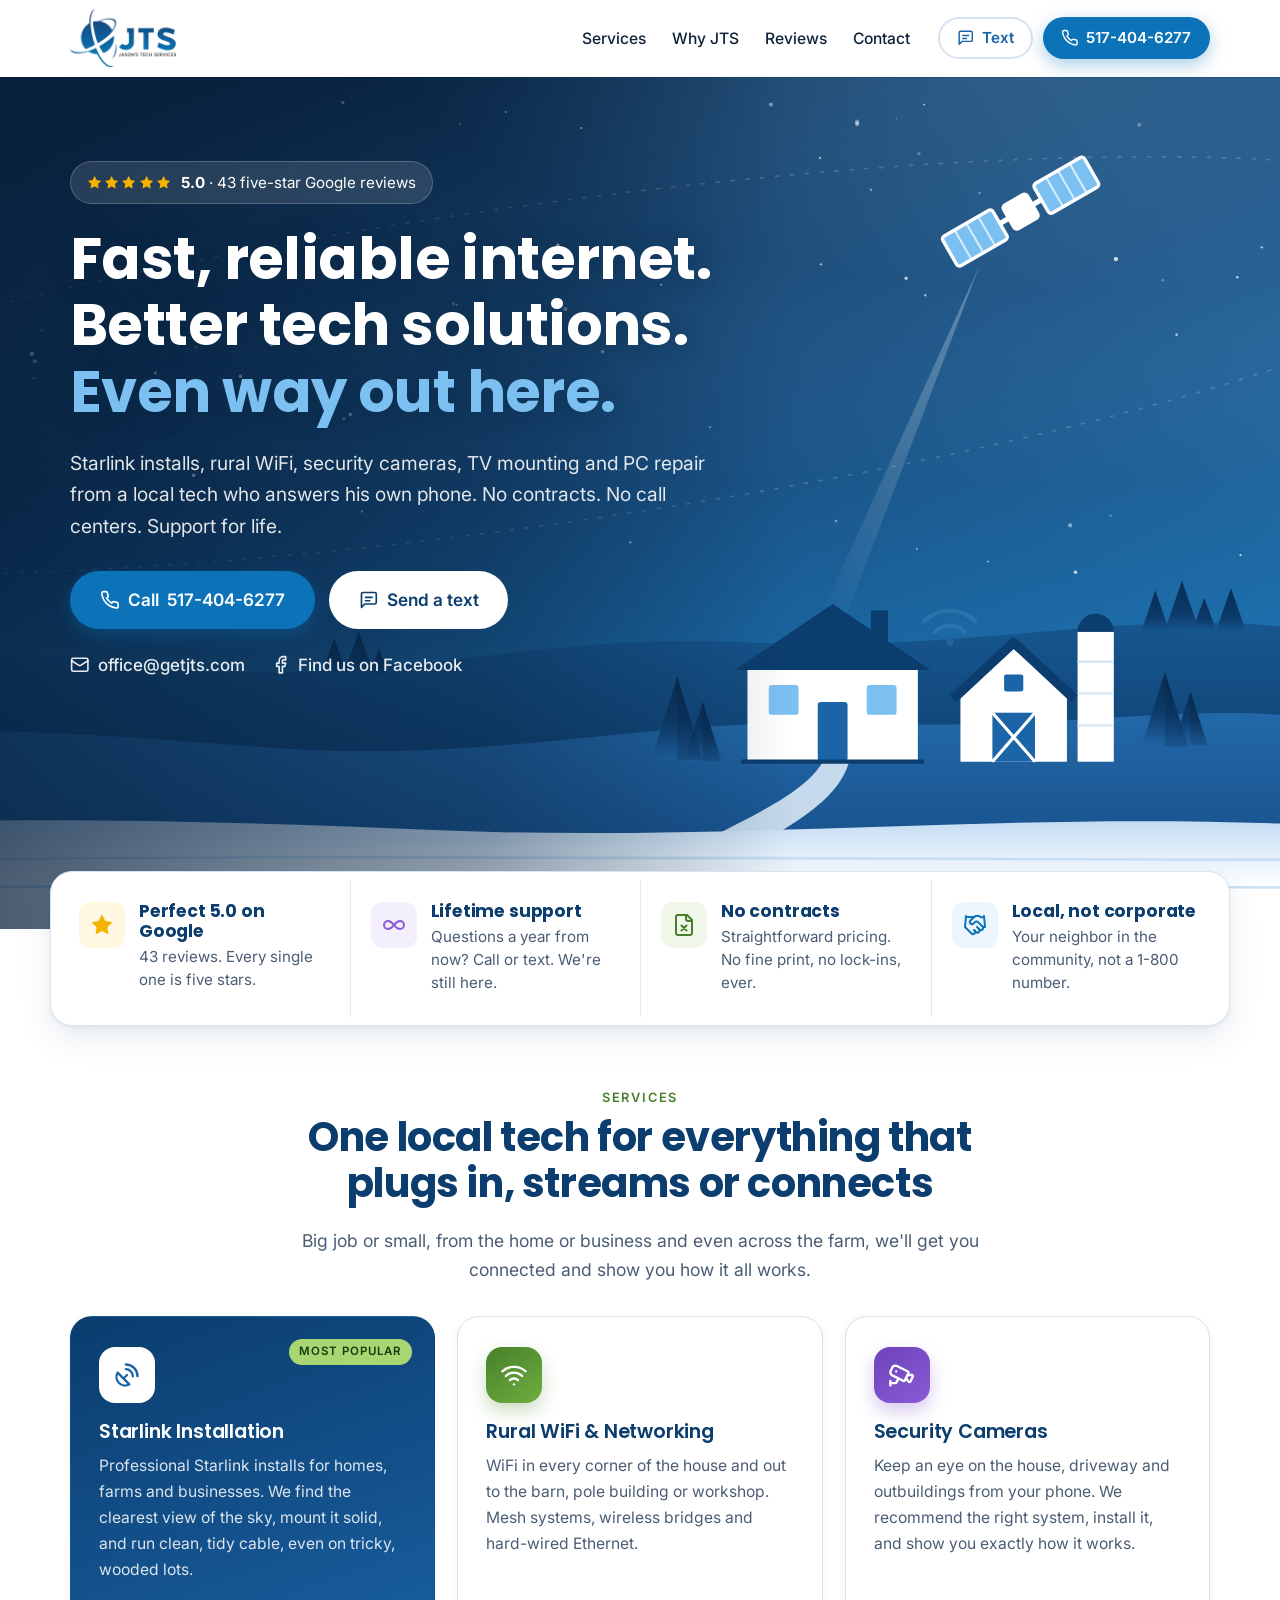
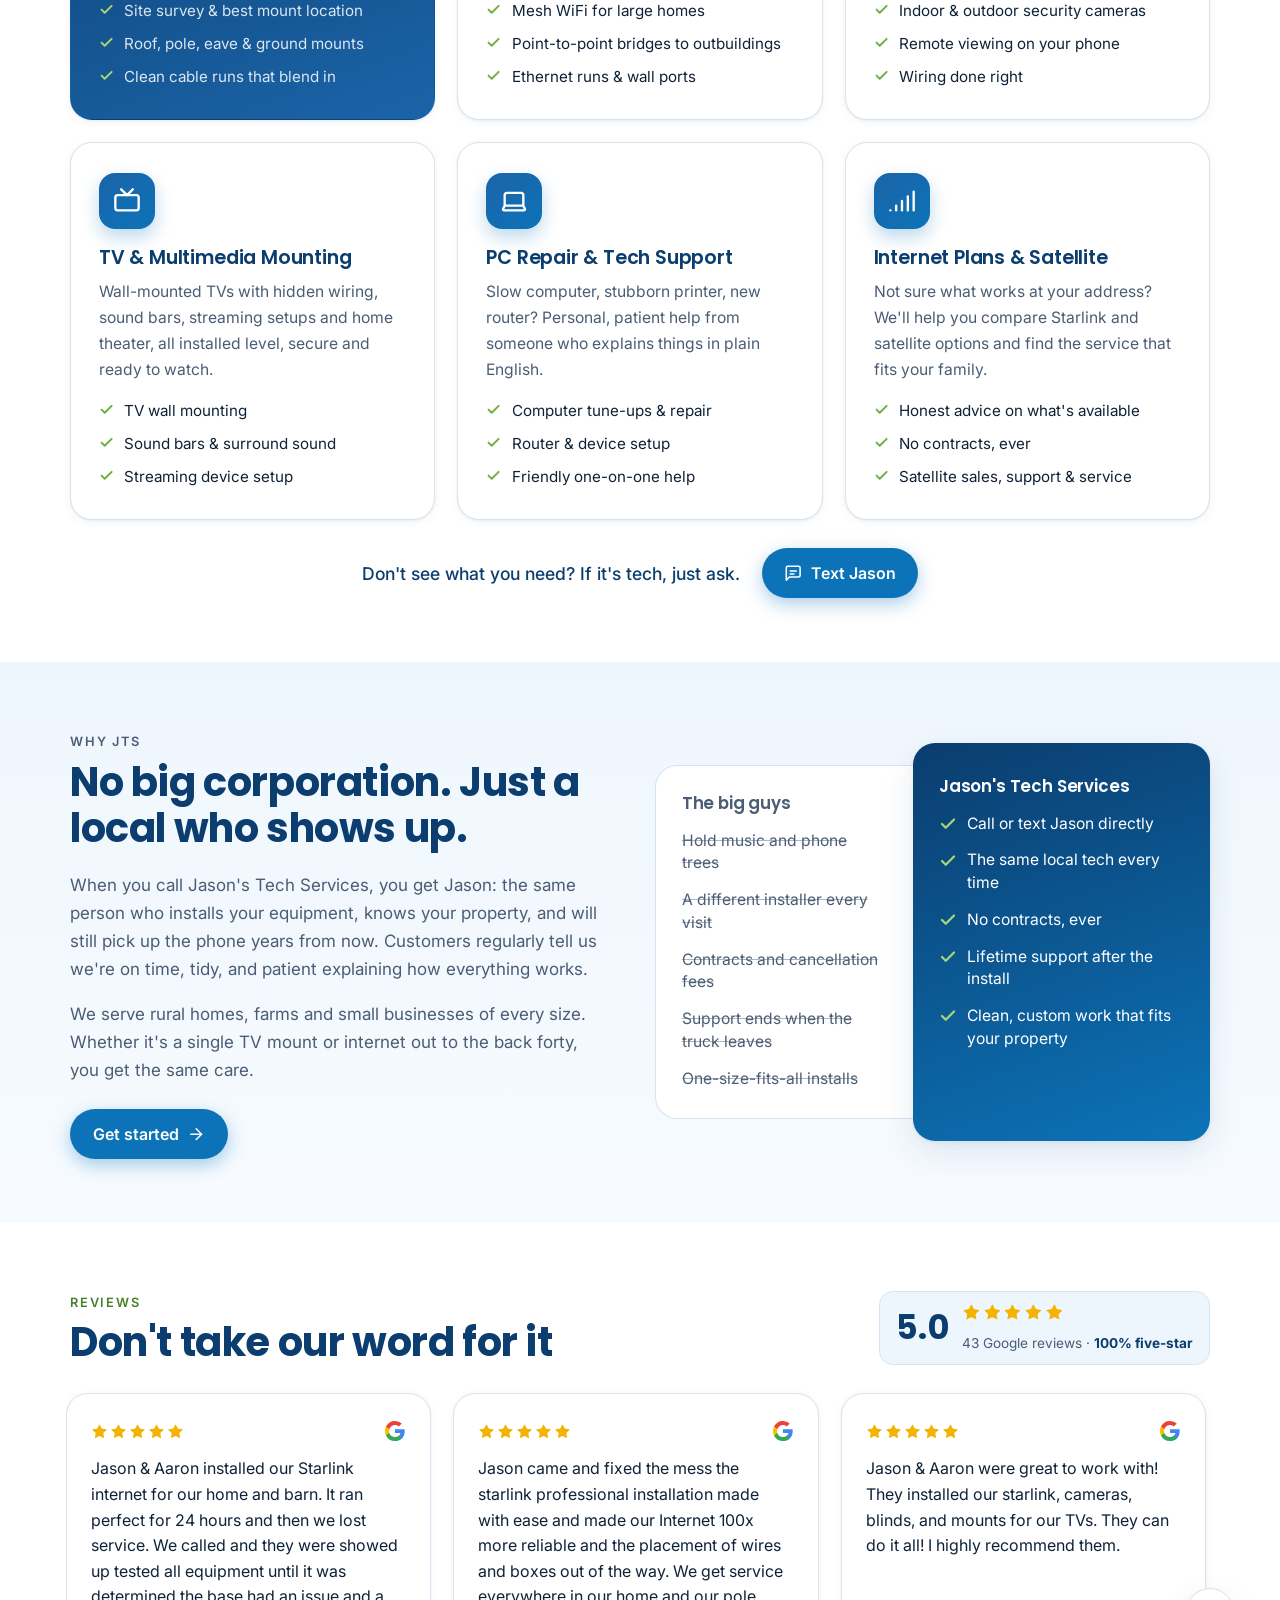
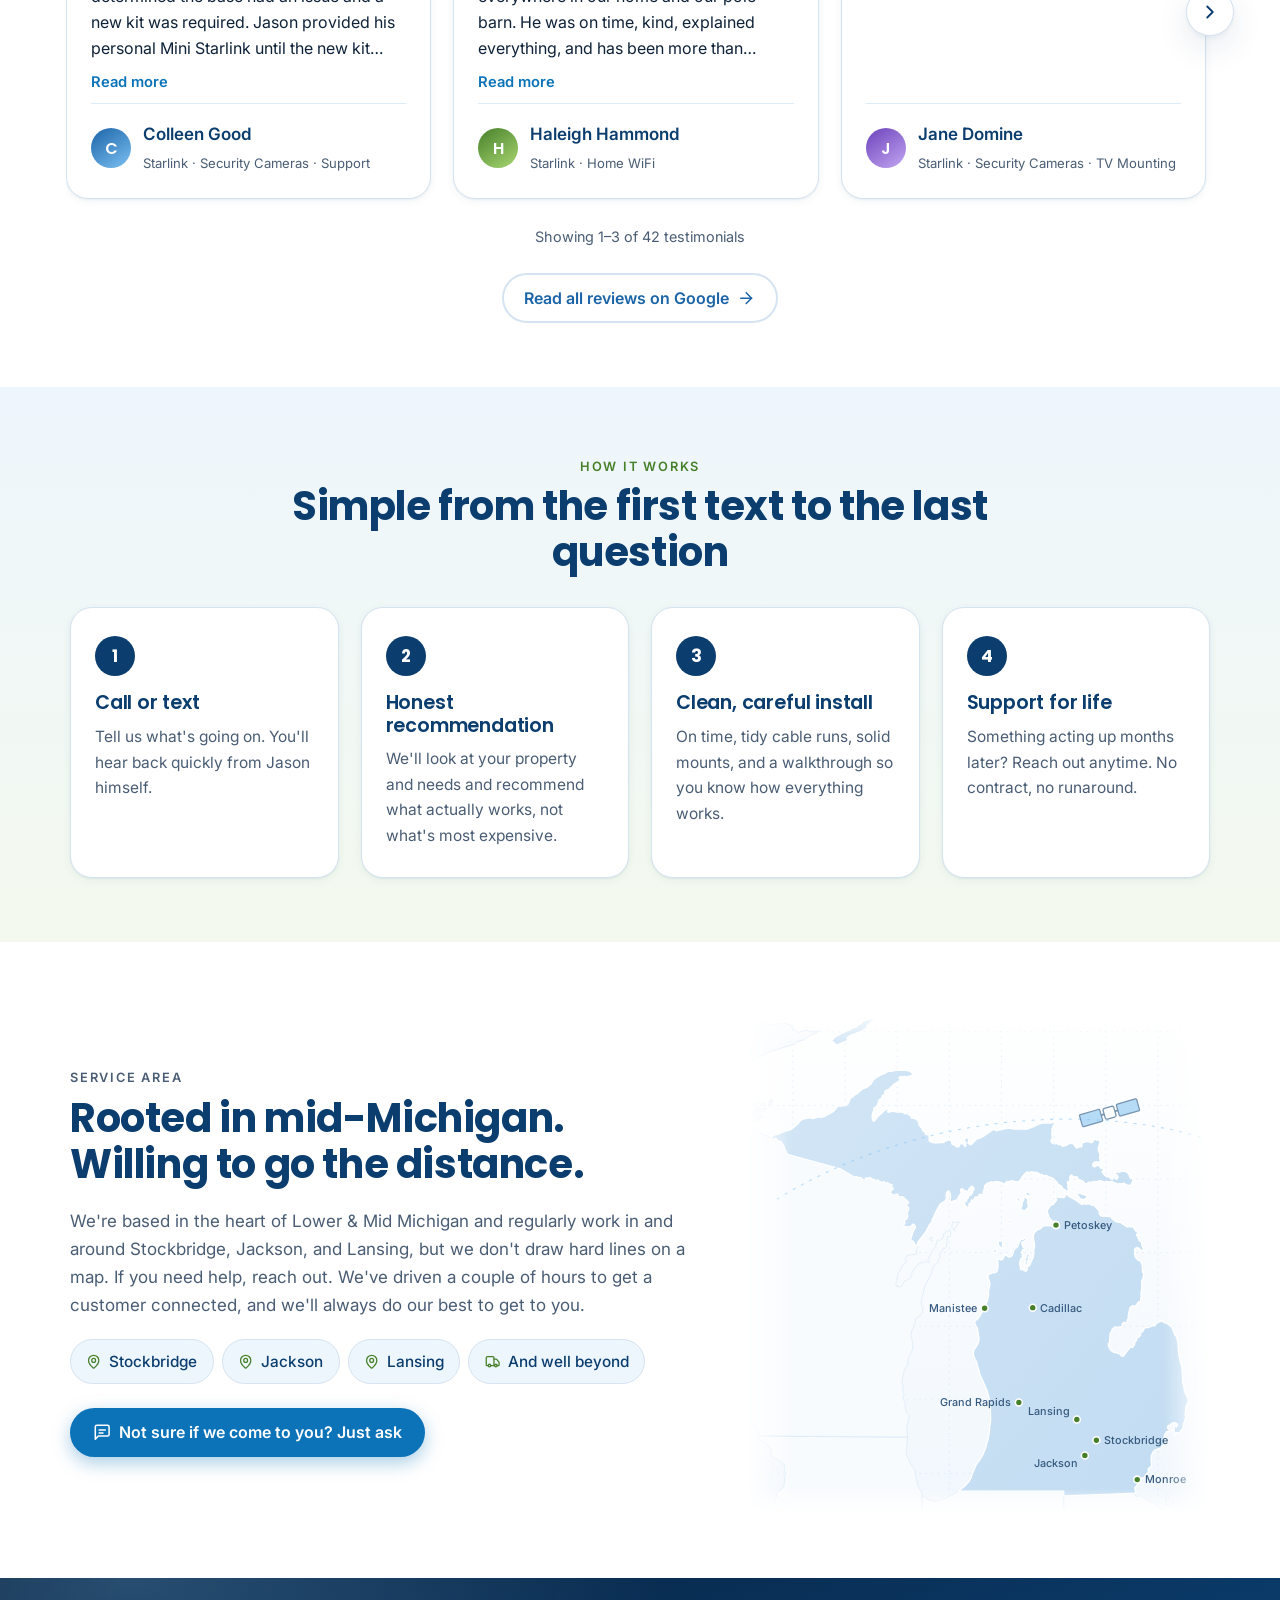
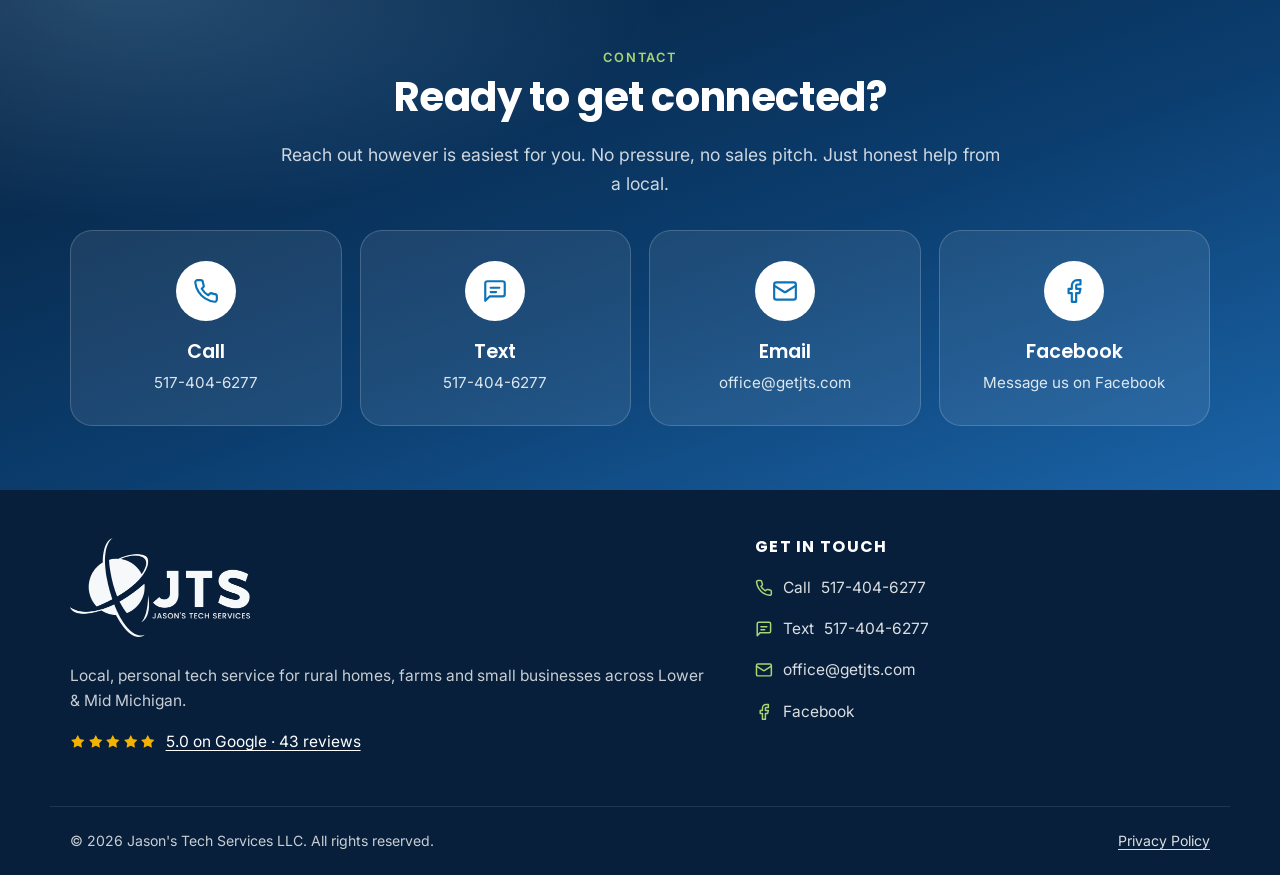
<file: index.html>
<!doctype html><html lang=en-US><head><meta name=generator content="Hugo 0.167.0"><meta charset=utf-8><meta name=viewport content="width=device-width,initial-scale=1"><title>Jason's Tech Services | Starlink & Rural WiFi in Michigan</title><meta name=description content="Starlink installs, rural WiFi, security cameras, TV mounting and PC repair in mid-Michigan. 5.0 on Google. No contracts."><meta name=theme-color content="#0b3d6e"><link rel=canonical href=https://www.getjts.com/><link rel=icon href=/favicon.ico sizes=48x48><link rel=icon type=image/png href=/favicon-32.png sizes=32x32><link rel=apple-touch-icon href=/apple-touch-icon.png><link rel=manifest href=/site.webmanifest><meta property="og:type" content="website"><meta property="og:site_name" content="Jason's Tech Services"><meta property="og:title" content="Jason's Tech Services | Starlink & Rural WiFi in Michigan"><meta property="og:description" content="Starlink installs, rural WiFi, security cameras, TV mounting and PC repair in mid-Michigan. 5.0 on Google. No contracts."><meta property="og:url" content="https://www.getjts.com/"><meta property="og:image" content="https://www.getjts.com/social-card.jpg?v=5e3208a6"><meta property="og:image:width" content="1200"><meta property="og:image:height" content="630"><meta property="og:image:alt" content="Jason's Tech Services: Fast, reliable internet. Better tech solutions. Even way out here. 5.0 on Google, no contracts, lifetime support."><meta name=twitter:card content="summary_large_image"><meta name=twitter:title content="Jason's Tech Services | Starlink & Rural WiFi in Michigan"><meta name=twitter:description content="Starlink installs, rural WiFi, security cameras, TV mounting and PC repair in mid-Michigan. 5.0 on Google. No contracts."><meta name=twitter:image content="https://www.getjts.com/social-card.jpg?v=5e3208a6"><link rel=preconnect href=https://fonts.googleapis.com><link rel=preconnect href=https://fonts.gstatic.com crossorigin><link href="https://fonts.googleapis.com/css2?family=Inter:wght@400;500;600&family=Poppins:wght@500;600;700&display=swap" rel=stylesheet><link rel=stylesheet href=/css/main.min.96ad2509a1e5873543f03d44aa78277ea21a28dae6740feed7432f9500a02577.css integrity="sha256-lq0lCaHlhzVD8D1EqngnfqIaKNrmdA/u10MvlQCgJXc="><script type=application/ld+json>{"@context":"https://schema.org","@type":"LocalBusiness","areaServed":{"@type":"State","name":"Michigan"},"image":"https://www.getjts.com/social-card.jpg?v=5e3208a6","name":"Jason's Tech Services LLC","sameAs":["https://www.facebook.com/Jasonstechservicesllc","https://maps.google.com/?cid=3479964642039190924"],"url":"https://www.getjts.com/"}</script></head><body class=is-home><a class=skip-link href=#main>Skip to content</a><header class=site-header data-header><div class="container header-inner"><a class=brand href=/ aria-label="Jason's Tech Services home page"><img src=/images/logo_hu_5e511e669a34d99.webp srcset="/images/logo_hu_5e511e669a34d99.webp 1x, /images/logo_hu_7a8a3a0e782b88ce.webp 2x" width=220 height=120 alt="Jason's Tech Services (JTS) logo"></a><nav class=main-nav id=main-nav aria-label=Main><ul><li><a href=/#services>Services</a></li><li><a href=/#why>Why JTS</a></li><li><a href=/#reviews>Reviews</a></li><li><a href=/#contact>Contact</a></li></ul><div class=nav-ctas><a class="btn btn-ghost" href=/#contact data-contact=sms><svg class="icon icon-message" viewBox="0 0 24 24" fill="none" stroke="currentColor" stroke-width="2" stroke-linecap="round" stroke-linejoin="round" aria-hidden="true" focusable="false"><path d="M21 15a2 2 0 01-2 2H7l-4 4V5a2 2 0 012-2h14a2 2 0 012 2z"/><path d="M8 9h8M8 13h5"/></svg> Text</a>
<a class="btn btn-primary" href=/#contact data-contact=tel><svg class="icon icon-phone" viewBox="0 0 24 24" fill="none" stroke="currentColor" stroke-width="2" stroke-linecap="round" stroke-linejoin="round" aria-hidden="true" focusable="false"><path d="M22 16.92v3a2 2 0 01-2.18 2 19.79 19.79.0 01-8.63-3.07 19.5 19.5.0 01-6-6A19.79 19.79.0 012.12 4.18 2 2 0 014.11 2h3a2 2 0 012 1.72c.13.96.36 1.9.7 2.81a2 2 0 01-.45 2.11L8.09 9.91a16 16 0 006 6l1.27-1.27a2 2 0 012.11-.45c.91.34 1.85.57 2.81.7A2 2 0 0122 16.92z"/></svg> <span data-fill=phone>Call</span></a></div></nav><button class=nav-toggle type=button aria-controls=main-nav aria-expanded=false data-nav-toggle>
<span class=sr-only>Menu</span>
<span class=nav-toggle-open><svg class="icon icon-menu" viewBox="0 0 24 24" fill="none" stroke="currentColor" stroke-width="2" stroke-linecap="round" stroke-linejoin="round" aria-hidden="true" focusable="false"><path d="M4 6h16M4 12h16M4 18h16"/></svg></span>
<span class=nav-toggle-close><svg class="icon icon-x" viewBox="0 0 24 24" fill="none" stroke="currentColor" stroke-width="2" stroke-linecap="round" stroke-linejoin="round" aria-hidden="true" focusable="false"><path d="M18 6 6 18M6 6l12 12"/></svg></span></button></div></header><main id=main><section class=hero><div class=hero-bg aria-hidden=true><svg class="scene" overflow="visible" viewBox="0 0 1600 800" preserveAspectRatio="xMaxYMax slice" aria-hidden="true" focusable="false"><defs><radialGradient id="sc-glow" cx="78%" cy="30%" r="45%"><stop offset="0" stop-color="#7cc0f2" stop-opacity=".35"/><stop offset="1" stop-color="#7cc0f2" stop-opacity="0"/></radialGradient><linearGradient id="sc-horizon" x1="0" y1="0" x2="0" y2="1"><stop offset="0" stop-color="#3d95d6" stop-opacity="0"/><stop offset="1" stop-color="#3d95d6" stop-opacity=".45"/></linearGradient><linearGradient id="sc-field" x1="0" y1="0" x2="0" y2="1"><stop offset="0" stop-color="#c3dcf2"/><stop offset=".3" stop-color="#e2effb"/><stop offset=".6" stop-color="#fff"/></linearGradient><linearGradient id="sc-hill-far" gradientUnits="userSpaceOnUse" x1="0" y1="505" x2="0" y2="700"><stop offset="0" stop-color="#17568f"/><stop offset="1" stop-color="#0b3764"/></linearGradient><linearGradient id="sc-hill-mid" gradientUnits="userSpaceOnUse" x1="0" y1="590" x2="0" y2="740"><stop offset="0" stop-color="#2369aa"/><stop offset="1" stop-color="#174f88"/></linearGradient><linearGradient id="sc-tree-far" x1="0" y1="0" x2="0" y2="1"><stop offset="0" stop-color="#082d55"/><stop offset=".65" stop-color="#0c3a69"/><stop offset="1" stop-color="#15538c"/></linearGradient><linearGradient id="sc-tree-near" x1="0" y1="0" x2="0" y2="1"><stop offset="0" stop-color="#082b50"/><stop offset=".55" stop-color="#0d3c6c"/><stop offset="1" stop-color="#2065a6"/></linearGradient><linearGradient id="sc-beam" x1="1" y1="0" x2="0" y2="1"><stop offset="0" stop-color="#fff" stop-opacity=".85"/><stop offset="1" stop-color="#fff" stop-opacity="0"/></linearGradient><linearGradient id="sc-shoot" x1="0" y1="0" x2="1" y2="0"><stop offset="0" stop-color="#fff" stop-opacity="0"/><stop offset="1" stop-color="#fff" stop-opacity=".95"/></linearGradient><filter id="sc-ffglow" x="-300%" y="-300%" width="700%" height="700%"><feGaussianBlur stdDeviation="2.2"/></filter></defs><rect x="-1600" width="4800" height="800" fill="url(#sc-glow)"/><rect x="-1600" y="380" width="4800" height="260" fill="url(#sc-horizon)"/><g fill="#fff"><circle cx="673" cy="89" r="1.6" opacity=".61" class="tw" style="--o:0.61;--d:4.4s;--delay:-3.4s"/><circle cx="158" cy="432" r="2" opacity=".3"/><circle cx="1203" cy="41" r="2" opacity=".37" class="tw" style="--o:0.37;--d:6.2s;--delay:-2.8s"/><circle cx="186" cy="234" r="1.6" opacity=".29"/><circle cx="195" cy="294" r="1.6" opacity=".28" class="tw" style="--o:0.28;--d:4.6s;--delay:-3.5s"/><circle cx="1168" cy="75" r="1.1" opacity=".6"/><circle cx="1203" cy="43" r="2" opacity=".57" class="tw" style="--o:0.57;--d:3.3s;--delay:-3.1s"/><circle cx="111" cy="125" r=".9" opacity=".56"/><circle cx="282" cy="160" r="1.6" opacity=".33" class="tw" style="--o:0.33;--d:5.1s;--delay:-4.8s"/><circle cx="251" cy="304" r="1.3" opacity=".56"/><circle cx="1406" cy="104" r=".9" opacity=".57" class="tw" style="--o:0.57;--d:3.0s;--delay:-1.8s"/><circle cx="1318" cy="108" r="1.3" opacity=".3"/><circle cx="1468" cy="44" r="2" opacity=".28" class="tw" style="--o:0.28;--d:3.0s;--delay:-4.9s"/><circle cx="431" cy="266" r="2" opacity=".49"/><circle cx="653" cy="250" r="2" opacity=".76" class="tw" style="--o:0.76;--d:5.3s;--delay:-0.3s"/><circle cx="750" cy="165" r="1.1" opacity=".69"/><circle cx="1441" cy="411" r="1.1" opacity=".3" class="tw" style="--o:0.3;--d:6.4s;--delay:-5.8s"/><circle cx="624" cy="280" r="1.6" opacity=".73"/><circle cx="1503" cy="241" r="1.3" opacity=".58" class="tw" style="--o:0.58;--d:5.2s;--delay:-3.7s"/><circle cx="159" cy="72" r="2" opacity=".48"/><circle cx="1560" cy="187" r="1.1" opacity=".76" class="tw" style="--o:0.76;--d:3.2s;--delay:-0.1s"/><circle cx="873" cy="32" r=".9" opacity=".67"/><circle cx="1183" cy="416" r="1.3" opacity=".44" class="tw" style="--o:0.44;--d:4.7s;--delay:-0.4s"/><circle cx="727" cy="316" r="1.6" opacity=".57"/><circle cx="944" cy="47" r=".9" opacity=".77" class="tw" style="--o:0.77;--d:3.3s;--delay:-1.5s"/><circle cx="980" cy="368" r=".9" opacity=".28"/><circle cx="1446" cy="170" r="2" opacity=".8" class="tw" style="--o:0.8;--d:2.7s;--delay:-2.8s"/><circle cx="922" cy="157" r="1.6" opacity=".74"/><circle cx="720" cy="23" r="1.6" opacity=".45" class="tw" style="--o:0.45;--d:4.3s;--delay:-5.1s"/><circle cx="1261" cy="71" r="1.6" opacity=".28"/><circle cx="1583" cy="159" r="1.1" opacity=".66" class="tw" style="--o:0.66;--d:4.6s;--delay:-3.8s"/><circle cx="824" cy="212" r="1.6" opacity=".29"/><circle cx="929" cy="217" r="2" opacity=".4" class="tw" style="--o:0.4;--d:4.5s;--delay:-4.0s"/><circle cx="290" cy="431" r="1.6" opacity=".73"/><circle cx="580" cy="373" r="1.6" opacity=".79" class="tw" style="--o:0.79;--d:4.4s;--delay:-1.7s"/><circle cx="1408" cy="464" r="1.6" opacity=".78"/><circle cx="319" cy="54" r="1.1" opacity=".33" class="tw" style="--o:0.33;--d:6.5s;--delay:-6.0s"/><circle cx="1358" cy="131" r=".9" opacity=".52"/><circle cx="1216" cy="105" r="1.3" opacity=".41" class="tw" style="--o:0.41;--d:5.9s;--delay:-4.2s"/><circle cx="308" cy="226" r="2" opacity=".45"/><circle cx="1169" cy="175" r="1.1" opacity=".63" class="tw" style="--o:0.63;--d:3.8s;--delay:-1.4s"/><circle cx="1065" cy="328" r=".9" opacity=".5"/><circle cx="1403" cy="420" r="2" opacity=".47" class="tw" style="--o:0.47;--d:3.7s;--delay:-0.4s"/><circle cx="827" cy="213" r=".9" opacity=".51"/><circle cx="830" cy="43" r="1.1" opacity=".29" class="tw" style="--o:0.29;--d:5.6s;--delay:-2.4s"/><circle cx="437" cy="237" r="1.1" opacity=".31"/><circle cx="1240" cy="38" r=".9" opacity=".25" class="tw" style="--o:0.25;--d:5.9s;--delay:-2.3s"/><circle cx="319" cy="286" r=".9" opacity=".77"/><circle cx="1266" cy="25" r=".9" opacity=".73" class="tw" style="--o:0.73;--d:6.3s;--delay:-5.1s"/><circle cx="1267" cy="204" r="1.1" opacity=".6"/><circle cx="721" cy="320" r="1.3" opacity=".51" class="tw" style="--o:0.51;--d:2.6s;--delay:-1.3s"/><circle cx="246" cy="446" r="1.6" opacity=".8"/><circle cx="964" cy="257" r="1.6" opacity=".42" class="tw" style="--o:0.42;--d:6.2s;--delay:-2.8s"/><circle cx="305" cy="64" r="1.3" opacity=".66"/><circle cx="990" cy="436" r="1.1" opacity=".53" class="tw" style="--o:0.53;--d:6.4s;--delay:-2.4s"/><circle cx="430" cy="282" r="1.3" opacity=".33"/><circle cx="1122" cy="25" r="2" opacity=".41" class="tw" style="--o:0.41;--d:2.9s;--delay:-3.8s"/><circle cx="1326" cy="454" r=".9" opacity=".63"/><circle cx="544" cy="277" r="1.3" opacity=".75" class="tw" style="--o:0.75;--d:5.6s;--delay:-1.6s"/><circle cx="738" cy="407" r="1.1" opacity=".54"/><circle cx="1039" cy="180" r="1.1" opacity=".59" class="tw" style="--o:0.59;--d:2.9s;--delay:-2.0s"/><circle cx="1563" cy="448" r="1.1" opacity=".69"/><circle cx="830" cy="390" r="1.1" opacity=".36" class="tw" style="--o:0.36;--d:6.4s;--delay:-4.5s"/><circle cx="1019" cy="194" r=".9" opacity=".79"/><circle cx="582" cy="253" r="1.3" opacity=".36" class="tw" style="--o:0.36;--d:3.1s;--delay:-1.5s"/><circle cx="1249" cy="188" r="1.6" opacity=".69"/><circle cx="1490" cy="190" r="1.3" opacity=".29" class="tw" style="--o:0.29;--d:3.0s;--delay:-0.4s"/><circle cx="219" cy="128" r="1.6" opacity=".36"/><circle cx="428" cy="259" r="2" opacity=".79" class="tw" style="--o:0.79;--d:5.7s;--delay:-1.1s"/><circle cx="1259" cy="442" r=".9" opacity=".51"/></g><line class="shooting-star" x1="960" y1="34" x2="1060" y2="56" stroke="url(#sc-shoot)" stroke-width="2.5" stroke-linecap="round"/><ellipse cx="900" cy="270" rx="920" ry="150" fill="none" stroke="#fff" stroke-opacity=".18" stroke-width="1.5" stroke-dasharray="4 10" transform="rotate(-8 900 270)"/><path class="scene-beam" d="M1318 176 1168 506l22 6z" fill="url(#sc-beam)" opacity=".35"/><path d="M-16e2 560H0c2e2-40 380-20 560-5 2e2 17 340-35 540-25s350-30 5e2-15H32e2V8e2H-16e2z" fill="url(#sc-hill-far)" opacity=".95"/><g fill="url(#sc-tree-far)"><path d="M70 552l14-40 14 40z"/><path d="M92 549l11-30 11 30z"/><path d="M112 547l15-44 15 44z"/><path d="M136 545l10-28 10 28z"/><path d="M7e2 560l12-34 12 34z"/><path d="M720 562l15-42 15 42z"/><path d="M744 563l10-28 10 28z"/><path d="M1470 519l13-38 13 38z"/><path d="M1492 518l16-46 16 46z"/><path d="M1518 518l11-30 11 30z"/><path d="M1540 519l14-40 14 40z"/></g><path d="M-16e2 640H0c220-40 420-30 640-12s360-28 560-22c180 6 3e2-16 4e2-8H32e2V8e2H-16e2z" fill="url(#sc-hill-mid)"/><path d="M1172 640c-22 40-92 60-152 1e2h60c50-35 105-56 116-1e2z" fill="#e3f0fb" opacity=".85"/><g fill="url(#sc-tree-near)"><path d="M1010 640l24-78 24 78z"/><path d="M1040 642l18-56 18 56z"/><path d="M1470 628l22-70 22 70z"/><path d="M15e2 626l16-50 16 50z"/></g><g fill="#051d38" opacity=".22"><path d="M1034 562l24 78h-24z"/><path d="M1058 586l18 56h-18z"/><path d="M1492 558l22 70h-22z"/><path d="M1516 576l16 50h-16z"/></g><g><rect x="1100" y="550" width="160" height="92" fill="#fff"/><path d="M1088 556l92-62 92 62z" fill="#0b3d6e"/><rect x="1216" y="500" width="16" height="32" fill="#0b3d6e"/><rect x="1120" y="570" width="28" height="28" rx="3" fill="#7cc0f2"/><rect x="1212" y="570" width="28" height="28" rx="3" fill="#7cc0f2"/><rect x="1166" y="586" width="28" height="56" rx="3" fill="#1b64a8"/><path d="M1094 642h172" stroke="#0b3d6e" stroke-width="4"/></g><g><rect x="1410" y="520" width="34" height="122" fill="#fff"/><path d="M1410 520a17 17 0 0134 0z" fill="#0b3d6e"/><path d="M1410 548h34m-34 30h34m-34 30h34" stroke="#cfe5f7" stroke-width="2"/><path d="M13e2 580l50-44 50 44v62H13e2z" fill="#fff"/><path d="M1293 583l57-53 57 53" fill="none" stroke="#0b3d6e" stroke-width="9" stroke-linejoin="round"/><rect x="1330" y="596" width="40" height="46" fill="#1b64a8"/><path d="M1330 596l40 46m0-46-40 46" stroke="#fff" stroke-width="3"/><rect x="1341" y="560" width="18" height="16" rx="2" fill="#1b64a8"/><g class="scene-wifi" fill="none" stroke="#7cc0f2" stroke-width="4" stroke-linecap="round" transform="translate(1290 520)"><path d="M-14 0a20 20 0 0128 0"/><path d="M-24-10a34 34 0 0148 0" opacity=".7"/><circle cx="0" cy="10" r="3.5" fill="#7cc0f2" stroke="none"/></g></g><g class="fireflies"><g class="ff" style="--t:10.7s;--delay:-7.2s;--x1:-7px;--y1:-2px;--x2:24px;--y2:-1px;--x3:4px;--y3:19px"><g class="ff-light" style="--b:3.2s;--bdelay:-0.8s"><circle cx="1219" cy="624" r="4.5" fill="#e9ff8f" opacity=".6" filter="url(#sc-ffglow)"/><circle cx="1219" cy="624" r="1.3" fill="#fbffd6"/></g></g><g class="ff" style="--t:15.4s;--delay:-9.8s;--x1:-13px;--y1:-16px;--x2:12px;--y2:23px;--x3:-16px;--y3:23px"><g class="ff-light" style="--b:4.9s;--bdelay:-3.0s"><circle cx="916" cy="658" r="4.5" fill="#e9ff8f" opacity=".6" filter="url(#sc-ffglow)"/><circle cx="916" cy="658" r="1.3" fill="#fbffd6"/></g></g><g class="ff" style="--t:12.0s;--delay:-1.2s;--x1:-24px;--y1:24px;--x2:-14px;--y2:11px;--x3:-13px;--y3:17px"><g class="ff-light" style="--b:4.2s;--bdelay:-1.5s"><circle cx="867" cy="647" r="4.5" fill="#e9ff8f" opacity=".6" filter="url(#sc-ffglow)"/><circle cx="867" cy="647" r="1.3" fill="#fbffd6"/></g></g><g class="ff" style="--t:10.2s;--delay:-8.6s;--x1:-22px;--y1:-14px;--x2:3px;--y2:18px;--x3:6px;--y3:-11px"><g class="ff-light" style="--b:5.0s;--bdelay:-1.0s"><circle cx="856" cy="620" r="4.5" fill="#e9ff8f" opacity=".6" filter="url(#sc-ffglow)"/><circle cx="856" cy="620" r="1.3" fill="#fbffd6"/></g></g><g class="ff" style="--t:9.1s;--delay:-3.2s;--x1:-3px;--y1:-23px;--x2:-17px;--y2:-7px;--x3:4px;--y3:-19px"><g class="ff-light" style="--b:3.7s;--bdelay:-4.5s"><circle cx="935" cy="602" r="4.5" fill="#e9ff8f" opacity=".6" filter="url(#sc-ffglow)"/><circle cx="935" cy="602" r="1.3" fill="#fbffd6"/></g></g><g class="ff" style="--t:15.9s;--delay:-7.9s;--x1:10px;--y1:4px;--x2:-19px;--y2:-24px;--x3:-25px;--y3:21px"><g class="ff-light" style="--b:4.5s;--bdelay:-4.8s"><circle cx="1556" cy="666" r="4.5" fill="#e9ff8f" opacity=".6" filter="url(#sc-ffglow)"/><circle cx="1556" cy="666" r="1.3" fill="#fbffd6"/></g></g><g class="ff" style="--t:9.1s;--delay:-7.6s;--x1:-1px;--y1:12px;--x2:-9px;--y2:26px;--x3:-22px;--y3:2px"><g class="ff-light" style="--b:4.6s;--bdelay:-4.5s"><circle cx="1009" cy="676" r="4.5" fill="#e9ff8f" opacity=".6" filter="url(#sc-ffglow)"/><circle cx="1009" cy="676" r="1.3" fill="#fbffd6"/></g></g><g class="ff" style="--t:14.2s;--delay:-8.4s;--x1:15px;--y1:22px;--x2:-8px;--y2:10px;--x3:21px;--y3:19px"><g class="ff-light" style="--b:3.8s;--bdelay:-4.0s"><circle cx="933" cy="617" r="4.5" fill="#e9ff8f" opacity=".6" filter="url(#sc-ffglow)"/><circle cx="933" cy="617" r="1.3" fill="#fbffd6"/></g></g><g class="ff" style="--t:15.0s;--delay:-6.9s;--x1:6px;--y1:-6px;--x2:4px;--y2:6px;--x3:-22px;--y3:7px"><g class="ff-light" style="--b:5.2s;--bdelay:-4.4s"><circle cx="1461" cy="647" r="4.5" fill="#e9ff8f" opacity=".6" filter="url(#sc-ffglow)"/><circle cx="1461" cy="647" r="1.3" fill="#fbffd6"/></g></g><g class="ff" style="--t:14.1s;--delay:-4.7s;--x1:12px;--y1:4px;--x2:-3px;--y2:18px;--x3:-22px;--y3:13px"><g class="ff-light" style="--b:2.9s;--bdelay:-3.0s"><circle cx="842" cy="689" r="4.5" fill="#e9ff8f" opacity=".6" filter="url(#sc-ffglow)"/><circle cx="842" cy="689" r="1.3" fill="#fbffd6"/></g></g><g class="ff" style="--t:12.4s;--delay:-2.8s;--x1:10px;--y1:-0px;--x2:6px;--y2:22px;--x3:-13px;--y3:-25px"><g class="ff-light" style="--b:3.5s;--bdelay:-3.4s"><circle cx="935" cy="601" r="4.5" fill="#e9ff8f" opacity=".6" filter="url(#sc-ffglow)"/><circle cx="935" cy="601" r="1.3" fill="#fbffd6"/></g></g><g class="ff" style="--t:10.4s;--delay:-2.0s;--x1:21px;--y1:8px;--x2:-3px;--y2:20px;--x3:-9px;--y3:9px"><g class="ff-light" style="--b:3.3s;--bdelay:-2.2s"><circle cx="446" cy="671" r="4.5" fill="#e9ff8f" opacity=".6" filter="url(#sc-ffglow)"/><circle cx="446" cy="671" r="1.3" fill="#fbffd6"/></g></g><g class="ff" style="--t:14.6s;--delay:-11.0s;--x1:20px;--y1:-6px;--x2:4px;--y2:-10px;--x3:-19px;--y3:-0px"><g class="ff-light" style="--b:4.8s;--bdelay:-4.2s"><circle cx="208" cy="659" r="4.5" fill="#e9ff8f" opacity=".6" filter="url(#sc-ffglow)"/><circle cx="208" cy="659" r="1.3" fill="#fbffd6"/></g></g><g class="ff" style="--t:14.0s;--delay:-11.4s;--x1:-12px;--y1:-17px;--x2:-3px;--y2:-12px;--x3:-15px;--y3:-4px"><g class="ff-light" style="--b:4.3s;--bdelay:-2.5s"><circle cx="105" cy="684" r="4.5" fill="#e9ff8f" opacity=".6" filter="url(#sc-ffglow)"/><circle cx="105" cy="684" r="1.3" fill="#fbffd6"/></g></g></g><path d="M-16e2 720H0c260-30 520-26 8e2-14s520-16 8e2-6H32e2V8e2H-16e2z" fill="url(#sc-field)"/><g stroke="#b9d8f1" stroke-width="2.5" fill="none" opacity=".7"><path d="M-16e2 748H0c3e2-22 7e2-16 16e2-14H32e2"/><path d="M-16e2 772H0c360-20 820-14 16e2-12H32e2"/></g><g stroke="#9cc6ea" stroke-width="4" stroke-linecap="round"><path d="M90 726V7e2m60 22V696m60 23V693m60 24V691m60 25V690m60 25V689"/><path d="M86 707l308-10M86 717l308-10" stroke-width="3"/></g><g class="scene-sat" transform="translate(1330 160) rotate(-30) scale(1.6)"><rect x="-48" y="-10" width="34" height="20" rx="2" fill="#7cc0f2" stroke="#fff" stroke-width="2"/><path d="M-39-10V10m8-20V10m8-20V10" stroke="#fff" stroke-opacity=".7" stroke-width="1.2"/><rect x="14" y="-10" width="34" height="20" rx="2" fill="#7cc0f2" stroke="#fff" stroke-width="2"/><path d="M23-10V10m8-20V10m8-20V10" stroke="#fff" stroke-opacity=".7" stroke-width="1.2"/><path d="M-14 0H14" stroke="#fff" stroke-width="3"/><rect x="-9" y="-9" width="18" height="18" rx="3" fill="#fff"/></g></svg></div><div class="container hero-inner"><div class=hero-copy><a class=rating-pill href=#reviews><span class=stars><svg class="icon icon-star" viewBox="0 0 24 24" fill="none" stroke="currentColor" stroke-width="2" stroke-linecap="round" stroke-linejoin="round" aria-hidden="true" focusable="false"><path d="M11.52 2.3a.53.53.0 01.96.0l2.31 4.68a2.12 2.12.0 001.6 1.16l5.16.76a.53.53.0 01.3.9l-3.74 3.64a2.12 2.12.0 00-.61 1.88l.88 5.14a.53.53.0 01-.77.56l-4.62-2.43a2.12 2.12.0 00-1.97.0L6.4 21.02a.53.53.0 01-.77-.56l.88-5.14a2.12 2.12.0 00-.61-1.88L2.16 9.8a.53.53.0 01.3-.9l5.16-.76a2.12 2.12.0 001.6-1.16z"/></svg><svg class="icon icon-star" viewBox="0 0 24 24" fill="none" stroke="currentColor" stroke-width="2" stroke-linecap="round" stroke-linejoin="round" aria-hidden="true" focusable="false"><path d="M11.52 2.3a.53.53.0 01.96.0l2.31 4.68a2.12 2.12.0 001.6 1.16l5.16.76a.53.53.0 01.3.9l-3.74 3.64a2.12 2.12.0 00-.61 1.88l.88 5.14a.53.53.0 01-.77.56l-4.62-2.43a2.12 2.12.0 00-1.97.0L6.4 21.02a.53.53.0 01-.77-.56l.88-5.14a2.12 2.12.0 00-.61-1.88L2.16 9.8a.53.53.0 01.3-.9l5.16-.76a2.12 2.12.0 001.6-1.16z"/></svg><svg class="icon icon-star" viewBox="0 0 24 24" fill="none" stroke="currentColor" stroke-width="2" stroke-linecap="round" stroke-linejoin="round" aria-hidden="true" focusable="false"><path d="M11.52 2.3a.53.53.0 01.96.0l2.31 4.68a2.12 2.12.0 001.6 1.16l5.16.76a.53.53.0 01.3.9l-3.74 3.64a2.12 2.12.0 00-.61 1.88l.88 5.14a.53.53.0 01-.77.56l-4.62-2.43a2.12 2.12.0 00-1.97.0L6.4 21.02a.53.53.0 01-.77-.56l.88-5.14a2.12 2.12.0 00-.61-1.88L2.16 9.8a.53.53.0 01.3-.9l5.16-.76a2.12 2.12.0 001.6-1.16z"/></svg><svg class="icon icon-star" viewBox="0 0 24 24" fill="none" stroke="currentColor" stroke-width="2" stroke-linecap="round" stroke-linejoin="round" aria-hidden="true" focusable="false"><path d="M11.52 2.3a.53.53.0 01.96.0l2.31 4.68a2.12 2.12.0 001.6 1.16l5.16.76a.53.53.0 01.3.9l-3.74 3.64a2.12 2.12.0 00-.61 1.88l.88 5.14a.53.53.0 01-.77.56l-4.62-2.43a2.12 2.12.0 00-1.97.0L6.4 21.02a.53.53.0 01-.77-.56l.88-5.14a2.12 2.12.0 00-.61-1.88L2.16 9.8a.53.53.0 01.3-.9l5.16-.76a2.12 2.12.0 001.6-1.16z"/></svg><svg class="icon icon-star" viewBox="0 0 24 24" fill="none" stroke="currentColor" stroke-width="2" stroke-linecap="round" stroke-linejoin="round" aria-hidden="true" focusable="false"><path d="M11.52 2.3a.53.53.0 01.96.0l2.31 4.68a2.12 2.12.0 001.6 1.16l5.16.76a.53.53.0 01.3.9l-3.74 3.64a2.12 2.12.0 00-.61 1.88l.88 5.14a.53.53.0 01-.77.56l-4.62-2.43a2.12 2.12.0 00-1.97.0L6.4 21.02a.53.53.0 01-.77-.56l.88-5.14a2.12 2.12.0 00-.61-1.88L2.16 9.8a.53.53.0 01.3-.9l5.16-.76a2.12 2.12.0 001.6-1.16z"/></svg></span>
<span><strong>5.0</strong> · 43 five-star Google reviews</span></a><h1><span class=line>Fast, reliable internet.</span> <span class=line>Better tech solutions.</span> <span class=accent>Even way out here.</span></h1><p class=lead>Starlink installs, rural WiFi, security cameras, TV mounting and PC repair from a local tech who answers his own phone. No contracts. No call centers. Support for life.</p><div class=hero-ctas><a class="btn btn-primary btn-lg" href=/#contact data-contact=tel><svg class="icon icon-phone" viewBox="0 0 24 24" fill="none" stroke="currentColor" stroke-width="2" stroke-linecap="round" stroke-linejoin="round" aria-hidden="true" focusable="false"><path d="M22 16.92v3a2 2 0 01-2.18 2 19.79 19.79.0 01-8.63-3.07 19.5 19.5.0 01-6-6A19.79 19.79.0 012.12 4.18 2 2 0 014.11 2h3a2 2 0 012 1.72c.13.96.36 1.9.7 2.81a2 2 0 01-.45 2.11L8.09 9.91a16 16 0 006 6l1.27-1.27a2 2 0 012.11-.45c.91.34 1.85.57 2.81.7A2 2 0 0122 16.92z"/></svg> Call <span data-fill=phone>us</span></a>
<a class="btn btn-light btn-lg" href=/#contact data-contact=sms><svg class="icon icon-message" viewBox="0 0 24 24" fill="none" stroke="currentColor" stroke-width="2" stroke-linecap="round" stroke-linejoin="round" aria-hidden="true" focusable="false"><path d="M21 15a2 2 0 01-2 2H7l-4 4V5a2 2 0 012-2h14a2 2 0 012 2z"/><path d="M8 9h8M8 13h5"/></svg> Send a text</a></div><p class=hero-sub><a href=/#contact data-contact=mailto><svg class="icon icon-mail" viewBox="0 0 24 24" fill="none" stroke="currentColor" stroke-width="2" stroke-linecap="round" stroke-linejoin="round" aria-hidden="true" focusable="false"><rect x="2" y="4" width="20" height="16" rx="2"/><path d="m22 7-8.97 5.7a1.94 1.94.0 01-2.06.0L2 7"/></svg> <span data-fill=email>Email us</span></a>
<a href=https://www.facebook.com/Jasonstechservicesllc target=_blank rel=noopener><svg class="icon icon-facebook" viewBox="0 0 24 24" fill="none" stroke="currentColor" stroke-width="2" stroke-linecap="round" stroke-linejoin="round" aria-hidden="true" focusable="false"><path d="M18 2h-3a5 5 0 00-5 5v3H7v4h3v8h4v-8h3l1-4h-4V7a1 1 0 011-1h3z"/></svg> Find us on Facebook</a></p></div></div></section><section class=pillars aria-label="Why customers choose JTS"><div class="container pillars-grid"><div class=pillar><span class=pillar-icon><svg class="icon icon-star" viewBox="0 0 24 24" fill="none" stroke="currentColor" stroke-width="2" stroke-linecap="round" stroke-linejoin="round" aria-hidden="true" focusable="false"><path d="M11.52 2.3a.53.53.0 01.96.0l2.31 4.68a2.12 2.12.0 001.6 1.16l5.16.76a.53.53.0 01.3.9l-3.74 3.64a2.12 2.12.0 00-.61 1.88l.88 5.14a.53.53.0 01-.77.56l-4.62-2.43a2.12 2.12.0 00-1.97.0L6.4 21.02a.53.53.0 01-.77-.56l.88-5.14a2.12 2.12.0 00-.61-1.88L2.16 9.8a.53.53.0 01.3-.9l5.16-.76a2.12 2.12.0 001.6-1.16z"/></svg></span><div><h2>Perfect 5.0 on Google</h2><p>43 reviews. Every single one is five stars.</p></div></div><div class=pillar><span class=pillar-icon><svg class="icon icon-infinity" viewBox="0 0 24 24" fill="none" stroke="currentColor" stroke-width="2" stroke-linecap="round" stroke-linejoin="round" aria-hidden="true" focusable="false"><path d="M12 12c-2-2.67-4-4-6-4a4 4 0 100 8c2 0 4-1.33 6-4zm0 0c2 2.67 4 4 6 4a4 4 0 000-8c-2 0-4 1.33-6 4z"/></svg></span><div><h2>Lifetime support</h2><p>Questions a year from now? Call or text. We're still here.</p></div></div><div class=pillar><span class=pillar-icon><svg class="icon icon-file-x" viewBox="0 0 24 24" fill="none" stroke="currentColor" stroke-width="2" stroke-linecap="round" stroke-linejoin="round" aria-hidden="true" focusable="false"><path d="M15 2H6A2 2 0 004 4v16a2 2 0 002 2h12a2 2 0 002-2V7z"/><path d="M14 2v4a2 2 0 002 2h4"/><path d="m14.5 12.5-5 5m0-5 5 5"/></svg></span><div><h2>No contracts</h2><p>Straightforward pricing. No fine print, no lock-ins, ever.</p></div></div><div class=pillar><span class=pillar-icon><svg class="icon icon-handshake" viewBox="0 0 24 24" fill="none" stroke="currentColor" stroke-width="2" stroke-linecap="round" stroke-linejoin="round" aria-hidden="true" focusable="false"><path d="m11 17 2 2a1 1 0 103-3"/><path d="m14 14 2.5 2.5a1 1 0 103-3l-3.88-3.88a3 3 0 00-4.24.0l-.88.88a1 1 0 11-3-3l2.81-2.81a5.79 5.79.0 017.06-.87l.47.28a2 2 0 001.42.25L21 4"/><path d="m21 3 1 11h-2"/><path d="M3 3 2 14l6.5 6.5a1 1 0 103-3"/><path d="M3 4h8"/></svg></span><div><h2>Local, not corporate</h2><p>Your neighbor in the community, not a 1-800 number.</p></div></div></div></section><section class=section id=services><div class=container><header class=section-head><p class=eyebrow>Services</p><h2>One local tech for everything that plugs in, streams or connects</h2><p>Big job or small, from the home or business and even across the farm, we'll get you connected and show you how it all works.</p></header><div class=services-grid><article class="service-card is-featured"><span class=service-icon><svg class="icon icon-satellite" viewBox="0 0 24 24" fill="none" stroke="currentColor" stroke-width="2" stroke-linecap="round" stroke-linejoin="round" aria-hidden="true" focusable="false"><path d="M4 10a7.31 7.31.0 0010 10z"/><path d="m9 15 3-3"/><path d="M17 13a6 6 0 00-6-6"/><path d="M21 13A10 10 0 0011 3"/></svg></span><h3>Starlink Installation</h3><p>Professional Starlink installs for homes, farms and businesses. We find the clearest view of the sky, mount it solid, and run clean, tidy cable, even on tricky, wooded lots.</p><ul class=checklist><li><svg class="icon icon-check" viewBox="0 0 24 24" fill="none" stroke="currentColor" stroke-width="2" stroke-linecap="round" stroke-linejoin="round" aria-hidden="true" focusable="false"><path d="M20 6 9 17l-5-5"/></svg>Site survey & best mount location</li><li><svg class="icon icon-check" viewBox="0 0 24 24" fill="none" stroke="currentColor" stroke-width="2" stroke-linecap="round" stroke-linejoin="round" aria-hidden="true" focusable="false"><path d="M20 6 9 17l-5-5"/></svg>Roof, pole, eave & ground mounts</li><li><svg class="icon icon-check" viewBox="0 0 24 24" fill="none" stroke="currentColor" stroke-width="2" stroke-linecap="round" stroke-linejoin="round" aria-hidden="true" focusable="false"><path d="M20 6 9 17l-5-5"/></svg>Clean cable runs that blend in</li></ul></article><article class=service-card><span class=service-icon><svg class="icon icon-wifi" viewBox="0 0 24 24" fill="none" stroke="currentColor" stroke-width="2" stroke-linecap="round" stroke-linejoin="round" aria-hidden="true" focusable="false"><path d="M12 20h.01"/><path d="M2 8.82a15 15 0 0120 0"/><path d="M5 12.86a10 10 0 0114 0"/><path d="M8.5 16.43a5 5 0 017 0"/></svg></span><h3>Rural WiFi & Networking</h3><p>WiFi in every corner of the house and out to the barn, pole building or workshop. Mesh systems, wireless bridges and hard-wired Ethernet.</p><ul class=checklist><li><svg class="icon icon-check" viewBox="0 0 24 24" fill="none" stroke="currentColor" stroke-width="2" stroke-linecap="round" stroke-linejoin="round" aria-hidden="true" focusable="false"><path d="M20 6 9 17l-5-5"/></svg>Mesh WiFi for large homes</li><li><svg class="icon icon-check" viewBox="0 0 24 24" fill="none" stroke="currentColor" stroke-width="2" stroke-linecap="round" stroke-linejoin="round" aria-hidden="true" focusable="false"><path d="M20 6 9 17l-5-5"/></svg>Point-to-point bridges to outbuildings</li><li><svg class="icon icon-check" viewBox="0 0 24 24" fill="none" stroke="currentColor" stroke-width="2" stroke-linecap="round" stroke-linejoin="round" aria-hidden="true" focusable="false"><path d="M20 6 9 17l-5-5"/></svg>Ethernet runs & wall ports</li></ul></article><article class=service-card><span class=service-icon><svg class="icon icon-camera" viewBox="0 0 24 24" fill="none" stroke="currentColor" stroke-width="2" stroke-linecap="round" stroke-linejoin="round" aria-hidden="true" focusable="false"><path d="M16.75 12h3.632a1 1 0 01.894 1.447l-2.034 4.069a1 1 0 01-1.708.134l-2.124-2.97"/><path d="M17.106 9.053a1 1 0 01.447 1.341l-3.106 6.211a1 1 0 01-1.342.447L3.61 12.3a2.92 2.92.0 01-1.3-3.91L3.69 5.6a2.92 2.92.0 013.92-1.3z"/><path d="M2 19h3.76a2 2 0 001.8-1.1L9 15"/><path d="M2 21v-4"/><path d="M7 9h.01"/></svg></span><h3>Security Cameras</h3><p>Keep an eye on the house, driveway and outbuildings from your phone. We recommend the right system, install it, and show you exactly how it works.</p><ul class=checklist><li><svg class="icon icon-check" viewBox="0 0 24 24" fill="none" stroke="currentColor" stroke-width="2" stroke-linecap="round" stroke-linejoin="round" aria-hidden="true" focusable="false"><path d="M20 6 9 17l-5-5"/></svg>Indoor & outdoor security cameras</li><li><svg class="icon icon-check" viewBox="0 0 24 24" fill="none" stroke="currentColor" stroke-width="2" stroke-linecap="round" stroke-linejoin="round" aria-hidden="true" focusable="false"><path d="M20 6 9 17l-5-5"/></svg>Remote viewing on your phone</li><li><svg class="icon icon-check" viewBox="0 0 24 24" fill="none" stroke="currentColor" stroke-width="2" stroke-linecap="round" stroke-linejoin="round" aria-hidden="true" focusable="false"><path d="M20 6 9 17l-5-5"/></svg>Wiring done right</li></ul></article><article class=service-card><span class=service-icon><svg class="icon icon-tv" viewBox="0 0 24 24" fill="none" stroke="currentColor" stroke-width="2" stroke-linecap="round" stroke-linejoin="round" aria-hidden="true" focusable="false"><rect x="2" y="7" width="20" height="13" rx="2"/><path d="m17 2-5 5-5-5"/></svg></span><h3>TV & Multimedia Mounting</h3><p>Wall-mounted TVs with hidden wiring, sound bars, streaming setups and home theater, all installed level, secure and ready to watch.</p><ul class=checklist><li><svg class="icon icon-check" viewBox="0 0 24 24" fill="none" stroke="currentColor" stroke-width="2" stroke-linecap="round" stroke-linejoin="round" aria-hidden="true" focusable="false"><path d="M20 6 9 17l-5-5"/></svg>TV wall mounting</li><li><svg class="icon icon-check" viewBox="0 0 24 24" fill="none" stroke="currentColor" stroke-width="2" stroke-linecap="round" stroke-linejoin="round" aria-hidden="true" focusable="false"><path d="M20 6 9 17l-5-5"/></svg>Sound bars & surround sound</li><li><svg class="icon icon-check" viewBox="0 0 24 24" fill="none" stroke="currentColor" stroke-width="2" stroke-linecap="round" stroke-linejoin="round" aria-hidden="true" focusable="false"><path d="M20 6 9 17l-5-5"/></svg>Streaming device setup</li></ul></article><article class=service-card><span class=service-icon><svg class="icon icon-laptop" viewBox="0 0 24 24" fill="none" stroke="currentColor" stroke-width="2" stroke-linecap="round" stroke-linejoin="round" aria-hidden="true" focusable="false"><path d="M20 16V7a2 2 0 00-2-2H6A2 2 0 004 7v9m16 0H4m16 0 1.28 2.55a1 1 0 01-.9 1.45H3.62a1 1 0 01-.9-1.45L4 16"/></svg></span><h3>PC Repair & Tech Support</h3><p>Slow computer, stubborn printer, new router? Personal, patient help from someone who explains things in plain English.</p><ul class=checklist><li><svg class="icon icon-check" viewBox="0 0 24 24" fill="none" stroke="currentColor" stroke-width="2" stroke-linecap="round" stroke-linejoin="round" aria-hidden="true" focusable="false"><path d="M20 6 9 17l-5-5"/></svg>Computer tune-ups & repair</li><li><svg class="icon icon-check" viewBox="0 0 24 24" fill="none" stroke="currentColor" stroke-width="2" stroke-linecap="round" stroke-linejoin="round" aria-hidden="true" focusable="false"><path d="M20 6 9 17l-5-5"/></svg>Router & device setup</li><li><svg class="icon icon-check" viewBox="0 0 24 24" fill="none" stroke="currentColor" stroke-width="2" stroke-linecap="round" stroke-linejoin="round" aria-hidden="true" focusable="false"><path d="M20 6 9 17l-5-5"/></svg>Friendly one-on-one help</li></ul></article><article class=service-card><span class=service-icon><svg class="icon icon-signal" viewBox="0 0 24 24" fill="none" stroke="currentColor" stroke-width="2" stroke-linecap="round" stroke-linejoin="round" aria-hidden="true" focusable="false"><path d="M2 20h.01"/><path d="M7 20v-4"/><path d="M12 20v-8"/><path d="M17 20V8"/><path d="M22 4v16"/></svg></span><h3>Internet Plans & Satellite</h3><p>Not sure what works at your address? We'll help you compare Starlink and satellite options and find the service that fits your family.</p><ul class=checklist><li><svg class="icon icon-check" viewBox="0 0 24 24" fill="none" stroke="currentColor" stroke-width="2" stroke-linecap="round" stroke-linejoin="round" aria-hidden="true" focusable="false"><path d="M20 6 9 17l-5-5"/></svg>Honest advice on what's available</li><li><svg class="icon icon-check" viewBox="0 0 24 24" fill="none" stroke="currentColor" stroke-width="2" stroke-linecap="round" stroke-linejoin="round" aria-hidden="true" focusable="false"><path d="M20 6 9 17l-5-5"/></svg>No contracts, ever</li><li><svg class="icon icon-check" viewBox="0 0 24 24" fill="none" stroke="currentColor" stroke-width="2" stroke-linecap="round" stroke-linejoin="round" aria-hidden="true" focusable="false"><path d="M20 6 9 17l-5-5"/></svg>Satellite sales, support & service</li></ul></article></div><div class=services-cta><p>Don't see what you need? If it's tech, just ask.</p><a class="btn btn-primary" href=/#contact data-contact=sms><svg class="icon icon-message" viewBox="0 0 24 24" fill="none" stroke="currentColor" stroke-width="2" stroke-linecap="round" stroke-linejoin="round" aria-hidden="true" focusable="false"><path d="M21 15a2 2 0 01-2 2H7l-4 4V5a2 2 0 012-2h14a2 2 0 012 2z"/><path d="M8 9h8M8 13h5"/></svg> Text Jason</a></div></div></section><section class="section section-tint" id=why><div class="container why-grid"><div class=why-copy><p class=eyebrow>Why JTS</p><h2>No big corporation. Just a local who shows up.</h2><p>When you call Jason's Tech Services, you get Jason: the same person who installs your equipment, knows your property, and will still pick up the phone years from now. Customers regularly tell us we're on time, tidy, and patient explaining how everything works.</p><p>We serve rural homes, farms and small businesses of every size. Whether it's a single TV mount or internet out to the back forty, you get the same care.</p><a class="btn btn-primary" href=#contact>Get started <svg class="icon icon-arrow-right" viewBox="0 0 24 24" fill="none" stroke="currentColor" stroke-width="2" stroke-linecap="round" stroke-linejoin="round" aria-hidden="true" focusable="false"><path d="M5 12h14"/><path d="m12 5 7 7-7 7"/></svg></a></div><div class=compare><div class="compare-col compare-them"><h3>The big guys</h3><ul><li>Hold music and phone trees</li><li>A different installer every visit</li><li>Contracts and cancellation fees</li><li>Support ends when the truck leaves</li><li>One-size-fits-all installs</li></ul></div><div class="compare-col compare-us"><h3>Jason's Tech Services</h3><ul><li><svg class="icon icon-check" viewBox="0 0 24 24" fill="none" stroke="currentColor" stroke-width="2" stroke-linecap="round" stroke-linejoin="round" aria-hidden="true" focusable="false"><path d="M20 6 9 17l-5-5"/></svg>Call or text Jason directly</li><li><svg class="icon icon-check" viewBox="0 0 24 24" fill="none" stroke="currentColor" stroke-width="2" stroke-linecap="round" stroke-linejoin="round" aria-hidden="true" focusable="false"><path d="M20 6 9 17l-5-5"/></svg>The same local tech every time</li><li><svg class="icon icon-check" viewBox="0 0 24 24" fill="none" stroke="currentColor" stroke-width="2" stroke-linecap="round" stroke-linejoin="round" aria-hidden="true" focusable="false"><path d="M20 6 9 17l-5-5"/></svg>No contracts, ever</li><li><svg class="icon icon-check" viewBox="0 0 24 24" fill="none" stroke="currentColor" stroke-width="2" stroke-linecap="round" stroke-linejoin="round" aria-hidden="true" focusable="false"><path d="M20 6 9 17l-5-5"/></svg>Lifetime support after the install</li><li><svg class="icon icon-check" viewBox="0 0 24 24" fill="none" stroke="currentColor" stroke-width="2" stroke-linecap="round" stroke-linejoin="round" aria-hidden="true" focusable="false"><path d="M20 6 9 17l-5-5"/></svg>Clean, custom work that fits your property</li></ul></div></div></div></section><section class="section reviews" id=reviews aria-labelledby=reviews-title><div class=container><div class=reviews-head><div><p class=eyebrow>Reviews</p><h2 id=reviews-title>Don't take our word for it</h2></div><div class=reviews-score><span class=score-num>5.0</span><div><span class="stars stars-lg" aria-label="5 out of 5 stars"><svg class="icon icon-star" viewBox="0 0 24 24" fill="none" stroke="currentColor" stroke-width="2" stroke-linecap="round" stroke-linejoin="round" aria-hidden="true" focusable="false"><path d="M11.52 2.3a.53.53.0 01.96.0l2.31 4.68a2.12 2.12.0 001.6 1.16l5.16.76a.53.53.0 01.3.9l-3.74 3.64a2.12 2.12.0 00-.61 1.88l.88 5.14a.53.53.0 01-.77.56l-4.62-2.43a2.12 2.12.0 00-1.97.0L6.4 21.02a.53.53.0 01-.77-.56l.88-5.14a2.12 2.12.0 00-.61-1.88L2.16 9.8a.53.53.0 01.3-.9l5.16-.76a2.12 2.12.0 001.6-1.16z"/></svg><svg class="icon icon-star" viewBox="0 0 24 24" fill="none" stroke="currentColor" stroke-width="2" stroke-linecap="round" stroke-linejoin="round" aria-hidden="true" focusable="false"><path d="M11.52 2.3a.53.53.0 01.96.0l2.31 4.68a2.12 2.12.0 001.6 1.16l5.16.76a.53.53.0 01.3.9l-3.74 3.64a2.12 2.12.0 00-.61 1.88l.88 5.14a.53.53.0 01-.77.56l-4.62-2.43a2.12 2.12.0 00-1.97.0L6.4 21.02a.53.53.0 01-.77-.56l.88-5.14a2.12 2.12.0 00-.61-1.88L2.16 9.8a.53.53.0 01.3-.9l5.16-.76a2.12 2.12.0 001.6-1.16z"/></svg><svg class="icon icon-star" viewBox="0 0 24 24" fill="none" stroke="currentColor" stroke-width="2" stroke-linecap="round" stroke-linejoin="round" aria-hidden="true" focusable="false"><path d="M11.52 2.3a.53.53.0 01.96.0l2.31 4.68a2.12 2.12.0 001.6 1.16l5.16.76a.53.53.0 01.3.9l-3.74 3.64a2.12 2.12.0 00-.61 1.88l.88 5.14a.53.53.0 01-.77.56l-4.62-2.43a2.12 2.12.0 00-1.97.0L6.4 21.02a.53.53.0 01-.77-.56l.88-5.14a2.12 2.12.0 00-.61-1.88L2.16 9.8a.53.53.0 01.3-.9l5.16-.76a2.12 2.12.0 001.6-1.16z"/></svg><svg class="icon icon-star" viewBox="0 0 24 24" fill="none" stroke="currentColor" stroke-width="2" stroke-linecap="round" stroke-linejoin="round" aria-hidden="true" focusable="false"><path d="M11.52 2.3a.53.53.0 01.96.0l2.31 4.68a2.12 2.12.0 001.6 1.16l5.16.76a.53.53.0 01.3.9l-3.74 3.64a2.12 2.12.0 00-.61 1.88l.88 5.14a.53.53.0 01-.77.56l-4.62-2.43a2.12 2.12.0 00-1.97.0L6.4 21.02a.53.53.0 01-.77-.56l.88-5.14a2.12 2.12.0 00-.61-1.88L2.16 9.8a.53.53.0 01.3-.9l5.16-.76a2.12 2.12.0 001.6-1.16z"/></svg><svg class="icon icon-star" viewBox="0 0 24 24" fill="none" stroke="currentColor" stroke-width="2" stroke-linecap="round" stroke-linejoin="round" aria-hidden="true" focusable="false"><path d="M11.52 2.3a.53.53.0 01.96.0l2.31 4.68a2.12 2.12.0 001.6 1.16l5.16.76a.53.53.0 01.3.9l-3.74 3.64a2.12 2.12.0 00-.61 1.88l.88 5.14a.53.53.0 01-.77.56l-4.62-2.43a2.12 2.12.0 00-1.97.0L6.4 21.02a.53.53.0 01-.77-.56l.88-5.14a2.12 2.12.0 00-.61-1.88L2.16 9.8a.53.53.0 01.3-.9l5.16-.76a2.12 2.12.0 001.6-1.16z"/></svg></span><p>43 Google reviews<span class=score-extra> · <strong>100% five-star</strong></span></p></div></div></div><div class=carousel data-carousel aria-roledescription=carousel aria-label="Customer reviews"><button class="carousel-btn prev" type=button data-prev aria-label="Previous reviews"><svg class="icon icon-chevron-left" viewBox="0 0 24 24" fill="none" stroke="currentColor" stroke-width="2" stroke-linecap="round" stroke-linejoin="round" aria-hidden="true" focusable="false"><path d="m15 18-6-6 6-6"/></svg></button><div class=carousel-track data-track tabindex=0><figure class=review-card aria-roledescription=slide aria-label="Review 1 of 42"><div class=review-top><span class=stars aria-label="5 stars"><svg class="icon icon-star" viewBox="0 0 24 24" fill="none" stroke="currentColor" stroke-width="2" stroke-linecap="round" stroke-linejoin="round" aria-hidden="true" focusable="false"><path d="M11.52 2.3a.53.53.0 01.96.0l2.31 4.68a2.12 2.12.0 001.6 1.16l5.16.76a.53.53.0 01.3.9l-3.74 3.64a2.12 2.12.0 00-.61 1.88l.88 5.14a.53.53.0 01-.77.56l-4.62-2.43a2.12 2.12.0 00-1.97.0L6.4 21.02a.53.53.0 01-.77-.56l.88-5.14a2.12 2.12.0 00-.61-1.88L2.16 9.8a.53.53.0 01.3-.9l5.16-.76a2.12 2.12.0 001.6-1.16z"/></svg><svg class="icon icon-star" viewBox="0 0 24 24" fill="none" stroke="currentColor" stroke-width="2" stroke-linecap="round" stroke-linejoin="round" aria-hidden="true" focusable="false"><path d="M11.52 2.3a.53.53.0 01.96.0l2.31 4.68a2.12 2.12.0 001.6 1.16l5.16.76a.53.53.0 01.3.9l-3.74 3.64a2.12 2.12.0 00-.61 1.88l.88 5.14a.53.53.0 01-.77.56l-4.62-2.43a2.12 2.12.0 00-1.97.0L6.4 21.02a.53.53.0 01-.77-.56l.88-5.14a2.12 2.12.0 00-.61-1.88L2.16 9.8a.53.53.0 01.3-.9l5.16-.76a2.12 2.12.0 001.6-1.16z"/></svg><svg class="icon icon-star" viewBox="0 0 24 24" fill="none" stroke="currentColor" stroke-width="2" stroke-linecap="round" stroke-linejoin="round" aria-hidden="true" focusable="false"><path d="M11.52 2.3a.53.53.0 01.96.0l2.31 4.68a2.12 2.12.0 001.6 1.16l5.16.76a.53.53.0 01.3.9l-3.74 3.64a2.12 2.12.0 00-.61 1.88l.88 5.14a.53.53.0 01-.77.56l-4.62-2.43a2.12 2.12.0 00-1.97.0L6.4 21.02a.53.53.0 01-.77-.56l.88-5.14a2.12 2.12.0 00-.61-1.88L2.16 9.8a.53.53.0 01.3-.9l5.16-.76a2.12 2.12.0 001.6-1.16z"/></svg><svg class="icon icon-star" viewBox="0 0 24 24" fill="none" stroke="currentColor" stroke-width="2" stroke-linecap="round" stroke-linejoin="round" aria-hidden="true" focusable="false"><path d="M11.52 2.3a.53.53.0 01.96.0l2.31 4.68a2.12 2.12.0 001.6 1.16l5.16.76a.53.53.0 01.3.9l-3.74 3.64a2.12 2.12.0 00-.61 1.88l.88 5.14a.53.53.0 01-.77.56l-4.62-2.43a2.12 2.12.0 00-1.97.0L6.4 21.02a.53.53.0 01-.77-.56l.88-5.14a2.12 2.12.0 00-.61-1.88L2.16 9.8a.53.53.0 01.3-.9l5.16-.76a2.12 2.12.0 001.6-1.16z"/></svg><svg class="icon icon-star" viewBox="0 0 24 24" fill="none" stroke="currentColor" stroke-width="2" stroke-linecap="round" stroke-linejoin="round" aria-hidden="true" focusable="false"><path d="M11.52 2.3a.53.53.0 01.96.0l2.31 4.68a2.12 2.12.0 001.6 1.16l5.16.76a.53.53.0 01.3.9l-3.74 3.64a2.12 2.12.0 00-.61 1.88l.88 5.14a.53.53.0 01-.77.56l-4.62-2.43a2.12 2.12.0 00-1.97.0L6.4 21.02a.53.53.0 01-.77-.56l.88-5.14a2.12 2.12.0 00-.61-1.88L2.16 9.8a.53.53.0 01.3-.9l5.16-.76a2.12 2.12.0 001.6-1.16z"/></svg></span>
<span class=google-badge title="Google review"><svg viewBox="0 0 24 24" aria-hidden="true"><path fill="#4285F4" d="M22.56 12.25c0-.78-.07-1.53-.2-2.25H12v4.26h5.92a5.06 5.06.0 01-2.2 3.32v2.77h3.57c2.08-1.92 3.28-4.74 3.28-8.1z"/><path fill="#34A853" d="M12 23c2.97.0 5.46-.98 7.28-2.66l-3.57-2.77c-.98.66-2.23 1.06-3.71 1.06-2.86.0-5.29-1.93-6.16-4.53H2.18v2.84A11 11 0 0012 23z"/><path fill="#FBBC05" d="M5.84 14.1A6.6 6.6.0 015.5 12c0-.73.13-1.44.34-2.1V7.06H2.18A11 11 0 001 12c0 1.78.43 3.45 1.18 4.94l3.66-2.84z"/><path fill="#EA4335" d="M12 5.38c1.62.0 3.06.56 4.21 1.64l3.15-3.15A10.5 10.5.0 0012 1 11 11 0 002.18 7.06L5.84 9.9C6.71 7.3 9.14 5.38 12 5.38z"/></svg></span></div><blockquote class="review-text is-long"><p>Jason & Aaron installed our Starlink internet for our home and barn. It ran perfect for 24 hours and then we lost service. We called and they were showed up tested all equipment until it was determined the base had an issue and a new kit was required. Jason provided his personal Mini Starlink until the new kit arrived and completed the install. We decided to have Jason & Aaron install a security system on property they worked with us until we were happy with the last detail. These two are great and I would personal recommend them for your projects!!</p></blockquote><button class=review-more type=button data-more aria-expanded=false>Read more</button><figcaption><span class=avatar aria-hidden=true>C</span>
<span><strong>Colleen Good</strong>
<small>Starlink · Security Cameras · Support</small></span></figcaption></figure><figure class=review-card aria-roledescription=slide aria-label="Review 2 of 42"><div class=review-top><span class=stars aria-label="5 stars"><svg class="icon icon-star" viewBox="0 0 24 24" fill="none" stroke="currentColor" stroke-width="2" stroke-linecap="round" stroke-linejoin="round" aria-hidden="true" focusable="false"><path d="M11.52 2.3a.53.53.0 01.96.0l2.31 4.68a2.12 2.12.0 001.6 1.16l5.16.76a.53.53.0 01.3.9l-3.74 3.64a2.12 2.12.0 00-.61 1.88l.88 5.14a.53.53.0 01-.77.56l-4.62-2.43a2.12 2.12.0 00-1.97.0L6.4 21.02a.53.53.0 01-.77-.56l.88-5.14a2.12 2.12.0 00-.61-1.88L2.16 9.8a.53.53.0 01.3-.9l5.16-.76a2.12 2.12.0 001.6-1.16z"/></svg><svg class="icon icon-star" viewBox="0 0 24 24" fill="none" stroke="currentColor" stroke-width="2" stroke-linecap="round" stroke-linejoin="round" aria-hidden="true" focusable="false"><path d="M11.52 2.3a.53.53.0 01.96.0l2.31 4.68a2.12 2.12.0 001.6 1.16l5.16.76a.53.53.0 01.3.9l-3.74 3.64a2.12 2.12.0 00-.61 1.88l.88 5.14a.53.53.0 01-.77.56l-4.62-2.43a2.12 2.12.0 00-1.97.0L6.4 21.02a.53.53.0 01-.77-.56l.88-5.14a2.12 2.12.0 00-.61-1.88L2.16 9.8a.53.53.0 01.3-.9l5.16-.76a2.12 2.12.0 001.6-1.16z"/></svg><svg class="icon icon-star" viewBox="0 0 24 24" fill="none" stroke="currentColor" stroke-width="2" stroke-linecap="round" stroke-linejoin="round" aria-hidden="true" focusable="false"><path d="M11.52 2.3a.53.53.0 01.96.0l2.31 4.68a2.12 2.12.0 001.6 1.16l5.16.76a.53.53.0 01.3.9l-3.74 3.64a2.12 2.12.0 00-.61 1.88l.88 5.14a.53.53.0 01-.77.56l-4.62-2.43a2.12 2.12.0 00-1.97.0L6.4 21.02a.53.53.0 01-.77-.56l.88-5.14a2.12 2.12.0 00-.61-1.88L2.16 9.8a.53.53.0 01.3-.9l5.16-.76a2.12 2.12.0 001.6-1.16z"/></svg><svg class="icon icon-star" viewBox="0 0 24 24" fill="none" stroke="currentColor" stroke-width="2" stroke-linecap="round" stroke-linejoin="round" aria-hidden="true" focusable="false"><path d="M11.52 2.3a.53.53.0 01.96.0l2.31 4.68a2.12 2.12.0 001.6 1.16l5.16.76a.53.53.0 01.3.9l-3.74 3.64a2.12 2.12.0 00-.61 1.88l.88 5.14a.53.53.0 01-.77.56l-4.62-2.43a2.12 2.12.0 00-1.97.0L6.4 21.02a.53.53.0 01-.77-.56l.88-5.14a2.12 2.12.0 00-.61-1.88L2.16 9.8a.53.53.0 01.3-.9l5.16-.76a2.12 2.12.0 001.6-1.16z"/></svg><svg class="icon icon-star" viewBox="0 0 24 24" fill="none" stroke="currentColor" stroke-width="2" stroke-linecap="round" stroke-linejoin="round" aria-hidden="true" focusable="false"><path d="M11.52 2.3a.53.53.0 01.96.0l2.31 4.68a2.12 2.12.0 001.6 1.16l5.16.76a.53.53.0 01.3.9l-3.74 3.64a2.12 2.12.0 00-.61 1.88l.88 5.14a.53.53.0 01-.77.56l-4.62-2.43a2.12 2.12.0 00-1.97.0L6.4 21.02a.53.53.0 01-.77-.56l.88-5.14a2.12 2.12.0 00-.61-1.88L2.16 9.8a.53.53.0 01.3-.9l5.16-.76a2.12 2.12.0 001.6-1.16z"/></svg></span>
<span class=google-badge title="Google review"><svg viewBox="0 0 24 24" aria-hidden="true"><path fill="#4285F4" d="M22.56 12.25c0-.78-.07-1.53-.2-2.25H12v4.26h5.92a5.06 5.06.0 01-2.2 3.32v2.77h3.57c2.08-1.92 3.28-4.74 3.28-8.1z"/><path fill="#34A853" d="M12 23c2.97.0 5.46-.98 7.28-2.66l-3.57-2.77c-.98.66-2.23 1.06-3.71 1.06-2.86.0-5.29-1.93-6.16-4.53H2.18v2.84A11 11 0 0012 23z"/><path fill="#FBBC05" d="M5.84 14.1A6.6 6.6.0 015.5 12c0-.73.13-1.44.34-2.1V7.06H2.18A11 11 0 001 12c0 1.78.43 3.45 1.18 4.94l3.66-2.84z"/><path fill="#EA4335" d="M12 5.38c1.62.0 3.06.56 4.21 1.64l3.15-3.15A10.5 10.5.0 0012 1 11 11 0 002.18 7.06L5.84 9.9C6.71 7.3 9.14 5.38 12 5.38z"/></svg></span></div><blockquote class="review-text is-long"><p>Jason came and fixed the mess the starlink professional installation made with ease and made our Internet 100x more reliable and the placement of wires and boxes out of the way. We get service everywhere in our home and our pole barn. He was on time, kind, explained everything, and has been more than willing to help and answer any additional questions we have had since. I've already send Jason's card to many family and friends. Wouldn't recommend anyone else to install Starlink! We are so happy with his services and our Starlink now. Thanks, Jason!</p></blockquote><button class=review-more type=button data-more aria-expanded=false>Read more</button><figcaption><span class=avatar aria-hidden=true>H</span>
<span><strong>Haleigh Hammond</strong>
<small>Starlink · Home WiFi</small></span></figcaption></figure><figure class=review-card aria-roledescription=slide aria-label="Review 3 of 42"><div class=review-top><span class=stars aria-label="5 stars"><svg class="icon icon-star" viewBox="0 0 24 24" fill="none" stroke="currentColor" stroke-width="2" stroke-linecap="round" stroke-linejoin="round" aria-hidden="true" focusable="false"><path d="M11.52 2.3a.53.53.0 01.96.0l2.31 4.68a2.12 2.12.0 001.6 1.16l5.16.76a.53.53.0 01.3.9l-3.74 3.64a2.12 2.12.0 00-.61 1.88l.88 5.14a.53.53.0 01-.77.56l-4.62-2.43a2.12 2.12.0 00-1.97.0L6.4 21.02a.53.53.0 01-.77-.56l.88-5.14a2.12 2.12.0 00-.61-1.88L2.16 9.8a.53.53.0 01.3-.9l5.16-.76a2.12 2.12.0 001.6-1.16z"/></svg><svg class="icon icon-star" viewBox="0 0 24 24" fill="none" stroke="currentColor" stroke-width="2" stroke-linecap="round" stroke-linejoin="round" aria-hidden="true" focusable="false"><path d="M11.52 2.3a.53.53.0 01.96.0l2.31 4.68a2.12 2.12.0 001.6 1.16l5.16.76a.53.53.0 01.3.9l-3.74 3.64a2.12 2.12.0 00-.61 1.88l.88 5.14a.53.53.0 01-.77.56l-4.62-2.43a2.12 2.12.0 00-1.97.0L6.4 21.02a.53.53.0 01-.77-.56l.88-5.14a2.12 2.12.0 00-.61-1.88L2.16 9.8a.53.53.0 01.3-.9l5.16-.76a2.12 2.12.0 001.6-1.16z"/></svg><svg class="icon icon-star" viewBox="0 0 24 24" fill="none" stroke="currentColor" stroke-width="2" stroke-linecap="round" stroke-linejoin="round" aria-hidden="true" focusable="false"><path d="M11.52 2.3a.53.53.0 01.96.0l2.31 4.68a2.12 2.12.0 001.6 1.16l5.16.76a.53.53.0 01.3.9l-3.74 3.64a2.12 2.12.0 00-.61 1.88l.88 5.14a.53.53.0 01-.77.56l-4.62-2.43a2.12 2.12.0 00-1.97.0L6.4 21.02a.53.53.0 01-.77-.56l.88-5.14a2.12 2.12.0 00-.61-1.88L2.16 9.8a.53.53.0 01.3-.9l5.16-.76a2.12 2.12.0 001.6-1.16z"/></svg><svg class="icon icon-star" viewBox="0 0 24 24" fill="none" stroke="currentColor" stroke-width="2" stroke-linecap="round" stroke-linejoin="round" aria-hidden="true" focusable="false"><path d="M11.52 2.3a.53.53.0 01.96.0l2.31 4.68a2.12 2.12.0 001.6 1.16l5.16.76a.53.53.0 01.3.9l-3.74 3.64a2.12 2.12.0 00-.61 1.88l.88 5.14a.53.53.0 01-.77.56l-4.62-2.43a2.12 2.12.0 00-1.97.0L6.4 21.02a.53.53.0 01-.77-.56l.88-5.14a2.12 2.12.0 00-.61-1.88L2.16 9.8a.53.53.0 01.3-.9l5.16-.76a2.12 2.12.0 001.6-1.16z"/></svg><svg class="icon icon-star" viewBox="0 0 24 24" fill="none" stroke="currentColor" stroke-width="2" stroke-linecap="round" stroke-linejoin="round" aria-hidden="true" focusable="false"><path d="M11.52 2.3a.53.53.0 01.96.0l2.31 4.68a2.12 2.12.0 001.6 1.16l5.16.76a.53.53.0 01.3.9l-3.74 3.64a2.12 2.12.0 00-.61 1.88l.88 5.14a.53.53.0 01-.77.56l-4.62-2.43a2.12 2.12.0 00-1.97.0L6.4 21.02a.53.53.0 01-.77-.56l.88-5.14a2.12 2.12.0 00-.61-1.88L2.16 9.8a.53.53.0 01.3-.9l5.16-.76a2.12 2.12.0 001.6-1.16z"/></svg></span>
<span class=google-badge title="Google review"><svg viewBox="0 0 24 24" aria-hidden="true"><path fill="#4285F4" d="M22.56 12.25c0-.78-.07-1.53-.2-2.25H12v4.26h5.92a5.06 5.06.0 01-2.2 3.32v2.77h3.57c2.08-1.92 3.28-4.74 3.28-8.1z"/><path fill="#34A853" d="M12 23c2.97.0 5.46-.98 7.28-2.66l-3.57-2.77c-.98.66-2.23 1.06-3.71 1.06-2.86.0-5.29-1.93-6.16-4.53H2.18v2.84A11 11 0 0012 23z"/><path fill="#FBBC05" d="M5.84 14.1A6.6 6.6.0 015.5 12c0-.73.13-1.44.34-2.1V7.06H2.18A11 11 0 001 12c0 1.78.43 3.45 1.18 4.94l3.66-2.84z"/><path fill="#EA4335" d="M12 5.38c1.62.0 3.06.56 4.21 1.64l3.15-3.15A10.5 10.5.0 0012 1 11 11 0 002.18 7.06L5.84 9.9C6.71 7.3 9.14 5.38 12 5.38z"/></svg></span></div><blockquote class=review-text><p>Jason & Aaron were great to work with! They installed our starlink, cameras, blinds, and mounts for our TVs. They can do it all! I highly recommend them.</p></blockquote><figcaption><span class=avatar aria-hidden=true>J</span>
<span><strong>Jane Domine</strong>
<small>Starlink · Security Cameras · TV Mounting</small></span></figcaption></figure><figure class=review-card aria-roledescription=slide aria-label="Review 4 of 42"><div class=review-top><span class=stars aria-label="5 stars"><svg class="icon icon-star" viewBox="0 0 24 24" fill="none" stroke="currentColor" stroke-width="2" stroke-linecap="round" stroke-linejoin="round" aria-hidden="true" focusable="false"><path d="M11.52 2.3a.53.53.0 01.96.0l2.31 4.68a2.12 2.12.0 001.6 1.16l5.16.76a.53.53.0 01.3.9l-3.74 3.64a2.12 2.12.0 00-.61 1.88l.88 5.14a.53.53.0 01-.77.56l-4.62-2.43a2.12 2.12.0 00-1.97.0L6.4 21.02a.53.53.0 01-.77-.56l.88-5.14a2.12 2.12.0 00-.61-1.88L2.16 9.8a.53.53.0 01.3-.9l5.16-.76a2.12 2.12.0 001.6-1.16z"/></svg><svg class="icon icon-star" viewBox="0 0 24 24" fill="none" stroke="currentColor" stroke-width="2" stroke-linecap="round" stroke-linejoin="round" aria-hidden="true" focusable="false"><path d="M11.52 2.3a.53.53.0 01.96.0l2.31 4.68a2.12 2.12.0 001.6 1.16l5.16.76a.53.53.0 01.3.9l-3.74 3.64a2.12 2.12.0 00-.61 1.88l.88 5.14a.53.53.0 01-.77.56l-4.62-2.43a2.12 2.12.0 00-1.97.0L6.4 21.02a.53.53.0 01-.77-.56l.88-5.14a2.12 2.12.0 00-.61-1.88L2.16 9.8a.53.53.0 01.3-.9l5.16-.76a2.12 2.12.0 001.6-1.16z"/></svg><svg class="icon icon-star" viewBox="0 0 24 24" fill="none" stroke="currentColor" stroke-width="2" stroke-linecap="round" stroke-linejoin="round" aria-hidden="true" focusable="false"><path d="M11.52 2.3a.53.53.0 01.96.0l2.31 4.68a2.12 2.12.0 001.6 1.16l5.16.76a.53.53.0 01.3.9l-3.74 3.64a2.12 2.12.0 00-.61 1.88l.88 5.14a.53.53.0 01-.77.56l-4.62-2.43a2.12 2.12.0 00-1.97.0L6.4 21.02a.53.53.0 01-.77-.56l.88-5.14a2.12 2.12.0 00-.61-1.88L2.16 9.8a.53.53.0 01.3-.9l5.16-.76a2.12 2.12.0 001.6-1.16z"/></svg><svg class="icon icon-star" viewBox="0 0 24 24" fill="none" stroke="currentColor" stroke-width="2" stroke-linecap="round" stroke-linejoin="round" aria-hidden="true" focusable="false"><path d="M11.52 2.3a.53.53.0 01.96.0l2.31 4.68a2.12 2.12.0 001.6 1.16l5.16.76a.53.53.0 01.3.9l-3.74 3.64a2.12 2.12.0 00-.61 1.88l.88 5.14a.53.53.0 01-.77.56l-4.62-2.43a2.12 2.12.0 00-1.97.0L6.4 21.02a.53.53.0 01-.77-.56l.88-5.14a2.12 2.12.0 00-.61-1.88L2.16 9.8a.53.53.0 01.3-.9l5.16-.76a2.12 2.12.0 001.6-1.16z"/></svg><svg class="icon icon-star" viewBox="0 0 24 24" fill="none" stroke="currentColor" stroke-width="2" stroke-linecap="round" stroke-linejoin="round" aria-hidden="true" focusable="false"><path d="M11.52 2.3a.53.53.0 01.96.0l2.31 4.68a2.12 2.12.0 001.6 1.16l5.16.76a.53.53.0 01.3.9l-3.74 3.64a2.12 2.12.0 00-.61 1.88l.88 5.14a.53.53.0 01-.77.56l-4.62-2.43a2.12 2.12.0 00-1.97.0L6.4 21.02a.53.53.0 01-.77-.56l.88-5.14a2.12 2.12.0 00-.61-1.88L2.16 9.8a.53.53.0 01.3-.9l5.16-.76a2.12 2.12.0 001.6-1.16z"/></svg></span>
<span class=google-badge title="Google review"><svg viewBox="0 0 24 24" aria-hidden="true"><path fill="#4285F4" d="M22.56 12.25c0-.78-.07-1.53-.2-2.25H12v4.26h5.92a5.06 5.06.0 01-2.2 3.32v2.77h3.57c2.08-1.92 3.28-4.74 3.28-8.1z"/><path fill="#34A853" d="M12 23c2.97.0 5.46-.98 7.28-2.66l-3.57-2.77c-.98.66-2.23 1.06-3.71 1.06-2.86.0-5.29-1.93-6.16-4.53H2.18v2.84A11 11 0 0012 23z"/><path fill="#FBBC05" d="M5.84 14.1A6.6 6.6.0 015.5 12c0-.73.13-1.44.34-2.1V7.06H2.18A11 11 0 001 12c0 1.78.43 3.45 1.18 4.94l3.66-2.84z"/><path fill="#EA4335" d="M12 5.38c1.62.0 3.06.56 4.21 1.64l3.15-3.15A10.5 10.5.0 0012 1 11 11 0 002.18 7.06L5.84 9.9C6.71 7.3 9.14 5.38 12 5.38z"/></svg></span></div><blockquote class="review-text is-long"><p>I was searching for a Starlink and Security Camera installations and after contacting several companies for quotes and advice I went with Jason's Tech Services. Many companies just wanted to quote me over the phone and were not good at answering my questions. Just by talking to Jason on the phone I got a positive feeling about him. While the Starlink installation was straight forward, Jason was able to explain how the security cameras would work and provided some outstanding suggestions. He showed up exactly on time and both the Starlink and security camera installation went very smoothly. He took his time and was patient demonstrating and showing my wife and I how everything worked. I am amazed at how much the Starlink improved my internet and the quality of cameras. Needless to say I would highly recommend Jason for either Starlink or security cameras.</p></blockquote><button class=review-more type=button data-more aria-expanded=false>Read more</button><figcaption><span class=avatar aria-hidden=true>B</span>
<span><strong>bell47king</strong>
<small>Starlink · Security Cameras</small></span></figcaption></figure><figure class=review-card aria-roledescription=slide aria-label="Review 5 of 42"><div class=review-top><span class=stars aria-label="5 stars"><svg class="icon icon-star" viewBox="0 0 24 24" fill="none" stroke="currentColor" stroke-width="2" stroke-linecap="round" stroke-linejoin="round" aria-hidden="true" focusable="false"><path d="M11.52 2.3a.53.53.0 01.96.0l2.31 4.68a2.12 2.12.0 001.6 1.16l5.16.76a.53.53.0 01.3.9l-3.74 3.64a2.12 2.12.0 00-.61 1.88l.88 5.14a.53.53.0 01-.77.56l-4.62-2.43a2.12 2.12.0 00-1.97.0L6.4 21.02a.53.53.0 01-.77-.56l.88-5.14a2.12 2.12.0 00-.61-1.88L2.16 9.8a.53.53.0 01.3-.9l5.16-.76a2.12 2.12.0 001.6-1.16z"/></svg><svg class="icon icon-star" viewBox="0 0 24 24" fill="none" stroke="currentColor" stroke-width="2" stroke-linecap="round" stroke-linejoin="round" aria-hidden="true" focusable="false"><path d="M11.52 2.3a.53.53.0 01.96.0l2.31 4.68a2.12 2.12.0 001.6 1.16l5.16.76a.53.53.0 01.3.9l-3.74 3.64a2.12 2.12.0 00-.61 1.88l.88 5.14a.53.53.0 01-.77.56l-4.62-2.43a2.12 2.12.0 00-1.97.0L6.4 21.02a.53.53.0 01-.77-.56l.88-5.14a2.12 2.12.0 00-.61-1.88L2.16 9.8a.53.53.0 01.3-.9l5.16-.76a2.12 2.12.0 001.6-1.16z"/></svg><svg class="icon icon-star" viewBox="0 0 24 24" fill="none" stroke="currentColor" stroke-width="2" stroke-linecap="round" stroke-linejoin="round" aria-hidden="true" focusable="false"><path d="M11.52 2.3a.53.53.0 01.96.0l2.31 4.68a2.12 2.12.0 001.6 1.16l5.16.76a.53.53.0 01.3.9l-3.74 3.64a2.12 2.12.0 00-.61 1.88l.88 5.14a.53.53.0 01-.77.56l-4.62-2.43a2.12 2.12.0 00-1.97.0L6.4 21.02a.53.53.0 01-.77-.56l.88-5.14a2.12 2.12.0 00-.61-1.88L2.16 9.8a.53.53.0 01.3-.9l5.16-.76a2.12 2.12.0 001.6-1.16z"/></svg><svg class="icon icon-star" viewBox="0 0 24 24" fill="none" stroke="currentColor" stroke-width="2" stroke-linecap="round" stroke-linejoin="round" aria-hidden="true" focusable="false"><path d="M11.52 2.3a.53.53.0 01.96.0l2.31 4.68a2.12 2.12.0 001.6 1.16l5.16.76a.53.53.0 01.3.9l-3.74 3.64a2.12 2.12.0 00-.61 1.88l.88 5.14a.53.53.0 01-.77.56l-4.62-2.43a2.12 2.12.0 00-1.97.0L6.4 21.02a.53.53.0 01-.77-.56l.88-5.14a2.12 2.12.0 00-.61-1.88L2.16 9.8a.53.53.0 01.3-.9l5.16-.76a2.12 2.12.0 001.6-1.16z"/></svg><svg class="icon icon-star" viewBox="0 0 24 24" fill="none" stroke="currentColor" stroke-width="2" stroke-linecap="round" stroke-linejoin="round" aria-hidden="true" focusable="false"><path d="M11.52 2.3a.53.53.0 01.96.0l2.31 4.68a2.12 2.12.0 001.6 1.16l5.16.76a.53.53.0 01.3.9l-3.74 3.64a2.12 2.12.0 00-.61 1.88l.88 5.14a.53.53.0 01-.77.56l-4.62-2.43a2.12 2.12.0 00-1.97.0L6.4 21.02a.53.53.0 01-.77-.56l.88-5.14a2.12 2.12.0 00-.61-1.88L2.16 9.8a.53.53.0 01.3-.9l5.16-.76a2.12 2.12.0 001.6-1.16z"/></svg></span>
<span class=google-badge title="Google review"><svg viewBox="0 0 24 24" aria-hidden="true"><path fill="#4285F4" d="M22.56 12.25c0-.78-.07-1.53-.2-2.25H12v4.26h5.92a5.06 5.06.0 01-2.2 3.32v2.77h3.57c2.08-1.92 3.28-4.74 3.28-8.1z"/><path fill="#34A853" d="M12 23c2.97.0 5.46-.98 7.28-2.66l-3.57-2.77c-.98.66-2.23 1.06-3.71 1.06-2.86.0-5.29-1.93-6.16-4.53H2.18v2.84A11 11 0 0012 23z"/><path fill="#FBBC05" d="M5.84 14.1A6.6 6.6.0 015.5 12c0-.73.13-1.44.34-2.1V7.06H2.18A11 11 0 001 12c0 1.78.43 3.45 1.18 4.94l3.66-2.84z"/><path fill="#EA4335" d="M12 5.38c1.62.0 3.06.56 4.21 1.64l3.15-3.15A10.5 10.5.0 0012 1 11 11 0 002.18 7.06L5.84 9.9C6.71 7.3 9.14 5.38 12 5.38z"/></svg></span></div><blockquote class="review-text is-long"><p>I highly recommend Jason's Tech Services. He was great about informing us about Starlink and the steps involved in getting the service. We ordered the equipment from Starlink. That took 2 weeks to receive thru Fed Ex. Once it arrived I contacted Jason and he was out here and installed our set up the same day. Super Nice Guy and so very knowledgable.</p></blockquote><button class=review-more type=button data-more aria-expanded=false>Read more</button><figcaption><span class=avatar aria-hidden=true>L</span>
<span><strong>Lisa Holloway</strong>
<small>Starlink</small></span></figcaption></figure><figure class=review-card aria-roledescription=slide aria-label="Review 6 of 42"><div class=review-top><span class=stars aria-label="5 stars"><svg class="icon icon-star" viewBox="0 0 24 24" fill="none" stroke="currentColor" stroke-width="2" stroke-linecap="round" stroke-linejoin="round" aria-hidden="true" focusable="false"><path d="M11.52 2.3a.53.53.0 01.96.0l2.31 4.68a2.12 2.12.0 001.6 1.16l5.16.76a.53.53.0 01.3.9l-3.74 3.64a2.12 2.12.0 00-.61 1.88l.88 5.14a.53.53.0 01-.77.56l-4.62-2.43a2.12 2.12.0 00-1.97.0L6.4 21.02a.53.53.0 01-.77-.56l.88-5.14a2.12 2.12.0 00-.61-1.88L2.16 9.8a.53.53.0 01.3-.9l5.16-.76a2.12 2.12.0 001.6-1.16z"/></svg><svg class="icon icon-star" viewBox="0 0 24 24" fill="none" stroke="currentColor" stroke-width="2" stroke-linecap="round" stroke-linejoin="round" aria-hidden="true" focusable="false"><path d="M11.52 2.3a.53.53.0 01.96.0l2.31 4.68a2.12 2.12.0 001.6 1.16l5.16.76a.53.53.0 01.3.9l-3.74 3.64a2.12 2.12.0 00-.61 1.88l.88 5.14a.53.53.0 01-.77.56l-4.62-2.43a2.12 2.12.0 00-1.97.0L6.4 21.02a.53.53.0 01-.77-.56l.88-5.14a2.12 2.12.0 00-.61-1.88L2.16 9.8a.53.53.0 01.3-.9l5.16-.76a2.12 2.12.0 001.6-1.16z"/></svg><svg class="icon icon-star" viewBox="0 0 24 24" fill="none" stroke="currentColor" stroke-width="2" stroke-linecap="round" stroke-linejoin="round" aria-hidden="true" focusable="false"><path d="M11.52 2.3a.53.53.0 01.96.0l2.31 4.68a2.12 2.12.0 001.6 1.16l5.16.76a.53.53.0 01.3.9l-3.74 3.64a2.12 2.12.0 00-.61 1.88l.88 5.14a.53.53.0 01-.77.56l-4.62-2.43a2.12 2.12.0 00-1.97.0L6.4 21.02a.53.53.0 01-.77-.56l.88-5.14a2.12 2.12.0 00-.61-1.88L2.16 9.8a.53.53.0 01.3-.9l5.16-.76a2.12 2.12.0 001.6-1.16z"/></svg><svg class="icon icon-star" viewBox="0 0 24 24" fill="none" stroke="currentColor" stroke-width="2" stroke-linecap="round" stroke-linejoin="round" aria-hidden="true" focusable="false"><path d="M11.52 2.3a.53.53.0 01.96.0l2.31 4.68a2.12 2.12.0 001.6 1.16l5.16.76a.53.53.0 01.3.9l-3.74 3.64a2.12 2.12.0 00-.61 1.88l.88 5.14a.53.53.0 01-.77.56l-4.62-2.43a2.12 2.12.0 00-1.97.0L6.4 21.02a.53.53.0 01-.77-.56l.88-5.14a2.12 2.12.0 00-.61-1.88L2.16 9.8a.53.53.0 01.3-.9l5.16-.76a2.12 2.12.0 001.6-1.16z"/></svg><svg class="icon icon-star" viewBox="0 0 24 24" fill="none" stroke="currentColor" stroke-width="2" stroke-linecap="round" stroke-linejoin="round" aria-hidden="true" focusable="false"><path d="M11.52 2.3a.53.53.0 01.96.0l2.31 4.68a2.12 2.12.0 001.6 1.16l5.16.76a.53.53.0 01.3.9l-3.74 3.64a2.12 2.12.0 00-.61 1.88l.88 5.14a.53.53.0 01-.77.56l-4.62-2.43a2.12 2.12.0 00-1.97.0L6.4 21.02a.53.53.0 01-.77-.56l.88-5.14a2.12 2.12.0 00-.61-1.88L2.16 9.8a.53.53.0 01.3-.9l5.16-.76a2.12 2.12.0 001.6-1.16z"/></svg></span>
<span class=google-badge title="Google review"><svg viewBox="0 0 24 24" aria-hidden="true"><path fill="#4285F4" d="M22.56 12.25c0-.78-.07-1.53-.2-2.25H12v4.26h5.92a5.06 5.06.0 01-2.2 3.32v2.77h3.57c2.08-1.92 3.28-4.74 3.28-8.1z"/><path fill="#34A853" d="M12 23c2.97.0 5.46-.98 7.28-2.66l-3.57-2.77c-.98.66-2.23 1.06-3.71 1.06-2.86.0-5.29-1.93-6.16-4.53H2.18v2.84A11 11 0 0012 23z"/><path fill="#FBBC05" d="M5.84 14.1A6.6 6.6.0 015.5 12c0-.73.13-1.44.34-2.1V7.06H2.18A11 11 0 001 12c0 1.78.43 3.45 1.18 4.94l3.66-2.84z"/><path fill="#EA4335" d="M12 5.38c1.62.0 3.06.56 4.21 1.64l3.15-3.15A10.5 10.5.0 0012 1 11 11 0 002.18 7.06L5.84 9.9C6.71 7.3 9.14 5.38 12 5.38z"/></svg></span></div><blockquote class=review-text><p>Jason was out to do a starlink install today with a couple of wireless bridges. We live in a rural area on a farm, and our internet set up is jammin'. Thank you Jason, for your knowledge, punctuality and professionalism! If you are looking for starlink help or any internet help, Jason is your go to.</p></blockquote><figcaption><span class=avatar aria-hidden=true>A</span>
<span><strong>Amy Yaroch</strong>
<small>Starlink · Rural WiFi</small></span></figcaption></figure><figure class=review-card aria-roledescription=slide aria-label="Review 7 of 42"><div class=review-top><span class=stars aria-label="5 stars"><svg class="icon icon-star" viewBox="0 0 24 24" fill="none" stroke="currentColor" stroke-width="2" stroke-linecap="round" stroke-linejoin="round" aria-hidden="true" focusable="false"><path d="M11.52 2.3a.53.53.0 01.96.0l2.31 4.68a2.12 2.12.0 001.6 1.16l5.16.76a.53.53.0 01.3.9l-3.74 3.64a2.12 2.12.0 00-.61 1.88l.88 5.14a.53.53.0 01-.77.56l-4.62-2.43a2.12 2.12.0 00-1.97.0L6.4 21.02a.53.53.0 01-.77-.56l.88-5.14a2.12 2.12.0 00-.61-1.88L2.16 9.8a.53.53.0 01.3-.9l5.16-.76a2.12 2.12.0 001.6-1.16z"/></svg><svg class="icon icon-star" viewBox="0 0 24 24" fill="none" stroke="currentColor" stroke-width="2" stroke-linecap="round" stroke-linejoin="round" aria-hidden="true" focusable="false"><path d="M11.52 2.3a.53.53.0 01.96.0l2.31 4.68a2.12 2.12.0 001.6 1.16l5.16.76a.53.53.0 01.3.9l-3.74 3.64a2.12 2.12.0 00-.61 1.88l.88 5.14a.53.53.0 01-.77.56l-4.62-2.43a2.12 2.12.0 00-1.97.0L6.4 21.02a.53.53.0 01-.77-.56l.88-5.14a2.12 2.12.0 00-.61-1.88L2.16 9.8a.53.53.0 01.3-.9l5.16-.76a2.12 2.12.0 001.6-1.16z"/></svg><svg class="icon icon-star" viewBox="0 0 24 24" fill="none" stroke="currentColor" stroke-width="2" stroke-linecap="round" stroke-linejoin="round" aria-hidden="true" focusable="false"><path d="M11.52 2.3a.53.53.0 01.96.0l2.31 4.68a2.12 2.12.0 001.6 1.16l5.16.76a.53.53.0 01.3.9l-3.74 3.64a2.12 2.12.0 00-.61 1.88l.88 5.14a.53.53.0 01-.77.56l-4.62-2.43a2.12 2.12.0 00-1.97.0L6.4 21.02a.53.53.0 01-.77-.56l.88-5.14a2.12 2.12.0 00-.61-1.88L2.16 9.8a.53.53.0 01.3-.9l5.16-.76a2.12 2.12.0 001.6-1.16z"/></svg><svg class="icon icon-star" viewBox="0 0 24 24" fill="none" stroke="currentColor" stroke-width="2" stroke-linecap="round" stroke-linejoin="round" aria-hidden="true" focusable="false"><path d="M11.52 2.3a.53.53.0 01.96.0l2.31 4.68a2.12 2.12.0 001.6 1.16l5.16.76a.53.53.0 01.3.9l-3.74 3.64a2.12 2.12.0 00-.61 1.88l.88 5.14a.53.53.0 01-.77.56l-4.62-2.43a2.12 2.12.0 00-1.97.0L6.4 21.02a.53.53.0 01-.77-.56l.88-5.14a2.12 2.12.0 00-.61-1.88L2.16 9.8a.53.53.0 01.3-.9l5.16-.76a2.12 2.12.0 001.6-1.16z"/></svg><svg class="icon icon-star" viewBox="0 0 24 24" fill="none" stroke="currentColor" stroke-width="2" stroke-linecap="round" stroke-linejoin="round" aria-hidden="true" focusable="false"><path d="M11.52 2.3a.53.53.0 01.96.0l2.31 4.68a2.12 2.12.0 001.6 1.16l5.16.76a.53.53.0 01.3.9l-3.74 3.64a2.12 2.12.0 00-.61 1.88l.88 5.14a.53.53.0 01-.77.56l-4.62-2.43a2.12 2.12.0 00-1.97.0L6.4 21.02a.53.53.0 01-.77-.56l.88-5.14a2.12 2.12.0 00-.61-1.88L2.16 9.8a.53.53.0 01.3-.9l5.16-.76a2.12 2.12.0 001.6-1.16z"/></svg></span>
<span class=google-badge title="Google review"><svg viewBox="0 0 24 24" aria-hidden="true"><path fill="#4285F4" d="M22.56 12.25c0-.78-.07-1.53-.2-2.25H12v4.26h5.92a5.06 5.06.0 01-2.2 3.32v2.77h3.57c2.08-1.92 3.28-4.74 3.28-8.1z"/><path fill="#34A853" d="M12 23c2.97.0 5.46-.98 7.28-2.66l-3.57-2.77c-.98.66-2.23 1.06-3.71 1.06-2.86.0-5.29-1.93-6.16-4.53H2.18v2.84A11 11 0 0012 23z"/><path fill="#FBBC05" d="M5.84 14.1A6.6 6.6.0 015.5 12c0-.73.13-1.44.34-2.1V7.06H2.18A11 11 0 001 12c0 1.78.43 3.45 1.18 4.94l3.66-2.84z"/><path fill="#EA4335" d="M12 5.38c1.62.0 3.06.56 4.21 1.64l3.15-3.15A10.5 10.5.0 0012 1 11 11 0 002.18 7.06L5.84 9.9C6.71 7.3 9.14 5.38 12 5.38z"/></svg></span></div><blockquote class="review-text is-long"><p>Jason was quick to respond when I left a message inquiring about Starlink installation. He came out to look at our site and figured out an unobtrusive location for installing it. Aesthetics were top priority (besides reception) for us and he took care to paint the stand white and buy white Ethernet cable to blend in with the location by our eaves and downspout. The system is working flawlessly and the aesthetics are great. Jason is a pleasant and responsive person to work with. Very well done installation!</p></blockquote><button class=review-more type=button data-more aria-expanded=false>Read more</button><figcaption><span class=avatar aria-hidden=true>M</span>
<span><strong>Mindy Kerr</strong>
<small>Starlink</small></span></figcaption></figure><figure class=review-card aria-roledescription=slide aria-label="Review 8 of 42"><div class=review-top><span class=stars aria-label="5 stars"><svg class="icon icon-star" viewBox="0 0 24 24" fill="none" stroke="currentColor" stroke-width="2" stroke-linecap="round" stroke-linejoin="round" aria-hidden="true" focusable="false"><path d="M11.52 2.3a.53.53.0 01.96.0l2.31 4.68a2.12 2.12.0 001.6 1.16l5.16.76a.53.53.0 01.3.9l-3.74 3.64a2.12 2.12.0 00-.61 1.88l.88 5.14a.53.53.0 01-.77.56l-4.62-2.43a2.12 2.12.0 00-1.97.0L6.4 21.02a.53.53.0 01-.77-.56l.88-5.14a2.12 2.12.0 00-.61-1.88L2.16 9.8a.53.53.0 01.3-.9l5.16-.76a2.12 2.12.0 001.6-1.16z"/></svg><svg class="icon icon-star" viewBox="0 0 24 24" fill="none" stroke="currentColor" stroke-width="2" stroke-linecap="round" stroke-linejoin="round" aria-hidden="true" focusable="false"><path d="M11.52 2.3a.53.53.0 01.96.0l2.31 4.68a2.12 2.12.0 001.6 1.16l5.16.76a.53.53.0 01.3.9l-3.74 3.64a2.12 2.12.0 00-.61 1.88l.88 5.14a.53.53.0 01-.77.56l-4.62-2.43a2.12 2.12.0 00-1.97.0L6.4 21.02a.53.53.0 01-.77-.56l.88-5.14a2.12 2.12.0 00-.61-1.88L2.16 9.8a.53.53.0 01.3-.9l5.16-.76a2.12 2.12.0 001.6-1.16z"/></svg><svg class="icon icon-star" viewBox="0 0 24 24" fill="none" stroke="currentColor" stroke-width="2" stroke-linecap="round" stroke-linejoin="round" aria-hidden="true" focusable="false"><path d="M11.52 2.3a.53.53.0 01.96.0l2.31 4.68a2.12 2.12.0 001.6 1.16l5.16.76a.53.53.0 01.3.9l-3.74 3.64a2.12 2.12.0 00-.61 1.88l.88 5.14a.53.53.0 01-.77.56l-4.62-2.43a2.12 2.12.0 00-1.97.0L6.4 21.02a.53.53.0 01-.77-.56l.88-5.14a2.12 2.12.0 00-.61-1.88L2.16 9.8a.53.53.0 01.3-.9l5.16-.76a2.12 2.12.0 001.6-1.16z"/></svg><svg class="icon icon-star" viewBox="0 0 24 24" fill="none" stroke="currentColor" stroke-width="2" stroke-linecap="round" stroke-linejoin="round" aria-hidden="true" focusable="false"><path d="M11.52 2.3a.53.53.0 01.96.0l2.31 4.68a2.12 2.12.0 001.6 1.16l5.16.76a.53.53.0 01.3.9l-3.74 3.64a2.12 2.12.0 00-.61 1.88l.88 5.14a.53.53.0 01-.77.56l-4.62-2.43a2.12 2.12.0 00-1.97.0L6.4 21.02a.53.53.0 01-.77-.56l.88-5.14a2.12 2.12.0 00-.61-1.88L2.16 9.8a.53.53.0 01.3-.9l5.16-.76a2.12 2.12.0 001.6-1.16z"/></svg><svg class="icon icon-star" viewBox="0 0 24 24" fill="none" stroke="currentColor" stroke-width="2" stroke-linecap="round" stroke-linejoin="round" aria-hidden="true" focusable="false"><path d="M11.52 2.3a.53.53.0 01.96.0l2.31 4.68a2.12 2.12.0 001.6 1.16l5.16.76a.53.53.0 01.3.9l-3.74 3.64a2.12 2.12.0 00-.61 1.88l.88 5.14a.53.53.0 01-.77.56l-4.62-2.43a2.12 2.12.0 00-1.97.0L6.4 21.02a.53.53.0 01-.77-.56l.88-5.14a2.12 2.12.0 00-.61-1.88L2.16 9.8a.53.53.0 01.3-.9l5.16-.76a2.12 2.12.0 001.6-1.16z"/></svg></span>
<span class=google-badge title="Google review"><svg viewBox="0 0 24 24" aria-hidden="true"><path fill="#4285F4" d="M22.56 12.25c0-.78-.07-1.53-.2-2.25H12v4.26h5.92a5.06 5.06.0 01-2.2 3.32v2.77h3.57c2.08-1.92 3.28-4.74 3.28-8.1z"/><path fill="#34A853" d="M12 23c2.97.0 5.46-.98 7.28-2.66l-3.57-2.77c-.98.66-2.23 1.06-3.71 1.06-2.86.0-5.29-1.93-6.16-4.53H2.18v2.84A11 11 0 0012 23z"/><path fill="#FBBC05" d="M5.84 14.1A6.6 6.6.0 015.5 12c0-.73.13-1.44.34-2.1V7.06H2.18A11 11 0 001 12c0 1.78.43 3.45 1.18 4.94l3.66-2.84z"/><path fill="#EA4335" d="M12 5.38c1.62.0 3.06.56 4.21 1.64l3.15-3.15A10.5 10.5.0 0012 1 11 11 0 002.18 7.06L5.84 9.9C6.71 7.3 9.14 5.38 12 5.38z"/></svg></span></div><blockquote class="review-text is-long"><p>Jason drove over 2 hours to setup my starlink the morning after we had storms and tornadoes. He stuck around after the install to help me setup my router, desktop, and get devices online and make sure I was completely satisfied. He was well stocked with items on his truck to complete the install (longer cables, mounts, etc). I could not recommend him enough! Loving our new Internet. Thanks again Jason!!!</p></blockquote><button class=review-more type=button data-more aria-expanded=false>Read more</button><figcaption><span class=avatar aria-hidden=true>C</span>
<span><strong>Cody Robinson</strong>
<small>Starlink · Tech Support</small></span></figcaption></figure><figure class=review-card aria-roledescription=slide aria-label="Review 9 of 42"><div class=review-top><span class=stars aria-label="5 stars"><svg class="icon icon-star" viewBox="0 0 24 24" fill="none" stroke="currentColor" stroke-width="2" stroke-linecap="round" stroke-linejoin="round" aria-hidden="true" focusable="false"><path d="M11.52 2.3a.53.53.0 01.96.0l2.31 4.68a2.12 2.12.0 001.6 1.16l5.16.76a.53.53.0 01.3.9l-3.74 3.64a2.12 2.12.0 00-.61 1.88l.88 5.14a.53.53.0 01-.77.56l-4.62-2.43a2.12 2.12.0 00-1.97.0L6.4 21.02a.53.53.0 01-.77-.56l.88-5.14a2.12 2.12.0 00-.61-1.88L2.16 9.8a.53.53.0 01.3-.9l5.16-.76a2.12 2.12.0 001.6-1.16z"/></svg><svg class="icon icon-star" viewBox="0 0 24 24" fill="none" stroke="currentColor" stroke-width="2" stroke-linecap="round" stroke-linejoin="round" aria-hidden="true" focusable="false"><path d="M11.52 2.3a.53.53.0 01.96.0l2.31 4.68a2.12 2.12.0 001.6 1.16l5.16.76a.53.53.0 01.3.9l-3.74 3.64a2.12 2.12.0 00-.61 1.88l.88 5.14a.53.53.0 01-.77.56l-4.62-2.43a2.12 2.12.0 00-1.97.0L6.4 21.02a.53.53.0 01-.77-.56l.88-5.14a2.12 2.12.0 00-.61-1.88L2.16 9.8a.53.53.0 01.3-.9l5.16-.76a2.12 2.12.0 001.6-1.16z"/></svg><svg class="icon icon-star" viewBox="0 0 24 24" fill="none" stroke="currentColor" stroke-width="2" stroke-linecap="round" stroke-linejoin="round" aria-hidden="true" focusable="false"><path d="M11.52 2.3a.53.53.0 01.96.0l2.31 4.68a2.12 2.12.0 001.6 1.16l5.16.76a.53.53.0 01.3.9l-3.74 3.64a2.12 2.12.0 00-.61 1.88l.88 5.14a.53.53.0 01-.77.56l-4.62-2.43a2.12 2.12.0 00-1.97.0L6.4 21.02a.53.53.0 01-.77-.56l.88-5.14a2.12 2.12.0 00-.61-1.88L2.16 9.8a.53.53.0 01.3-.9l5.16-.76a2.12 2.12.0 001.6-1.16z"/></svg><svg class="icon icon-star" viewBox="0 0 24 24" fill="none" stroke="currentColor" stroke-width="2" stroke-linecap="round" stroke-linejoin="round" aria-hidden="true" focusable="false"><path d="M11.52 2.3a.53.53.0 01.96.0l2.31 4.68a2.12 2.12.0 001.6 1.16l5.16.76a.53.53.0 01.3.9l-3.74 3.64a2.12 2.12.0 00-.61 1.88l.88 5.14a.53.53.0 01-.77.56l-4.62-2.43a2.12 2.12.0 00-1.97.0L6.4 21.02a.53.53.0 01-.77-.56l.88-5.14a2.12 2.12.0 00-.61-1.88L2.16 9.8a.53.53.0 01.3-.9l5.16-.76a2.12 2.12.0 001.6-1.16z"/></svg><svg class="icon icon-star" viewBox="0 0 24 24" fill="none" stroke="currentColor" stroke-width="2" stroke-linecap="round" stroke-linejoin="round" aria-hidden="true" focusable="false"><path d="M11.52 2.3a.53.53.0 01.96.0l2.31 4.68a2.12 2.12.0 001.6 1.16l5.16.76a.53.53.0 01.3.9l-3.74 3.64a2.12 2.12.0 00-.61 1.88l.88 5.14a.53.53.0 01-.77.56l-4.62-2.43a2.12 2.12.0 00-1.97.0L6.4 21.02a.53.53.0 01-.77-.56l.88-5.14a2.12 2.12.0 00-.61-1.88L2.16 9.8a.53.53.0 01.3-.9l5.16-.76a2.12 2.12.0 001.6-1.16z"/></svg></span>
<span class=google-badge title="Google review"><svg viewBox="0 0 24 24" aria-hidden="true"><path fill="#4285F4" d="M22.56 12.25c0-.78-.07-1.53-.2-2.25H12v4.26h5.92a5.06 5.06.0 01-2.2 3.32v2.77h3.57c2.08-1.92 3.28-4.74 3.28-8.1z"/><path fill="#34A853" d="M12 23c2.97.0 5.46-.98 7.28-2.66l-3.57-2.77c-.98.66-2.23 1.06-3.71 1.06-2.86.0-5.29-1.93-6.16-4.53H2.18v2.84A11 11 0 0012 23z"/><path fill="#FBBC05" d="M5.84 14.1A6.6 6.6.0 015.5 12c0-.73.13-1.44.34-2.1V7.06H2.18A11 11 0 001 12c0 1.78.43 3.45 1.18 4.94l3.66-2.84z"/><path fill="#EA4335" d="M12 5.38c1.62.0 3.06.56 4.21 1.64l3.15-3.15A10.5 10.5.0 0012 1 11 11 0 002.18 7.06L5.84 9.9C6.71 7.3 9.14 5.38 12 5.38z"/></svg></span></div><blockquote class="review-text is-long"><p>I can't say enough great things about Jason's Tech Service and the great service he provides. We had a Starlink Install last year at this time and if ever I have a question Jason is quick to answer and even willing to make a house call. If anyone is considering Starlink over any cable service, I highly recommend getting in touch with Jason's Tech Service!</p></blockquote><button class=review-more type=button data-more aria-expanded=false>Read more</button><figcaption><span class=avatar aria-hidden=true>J</span>
<span><strong>Janna Williams</strong>
<small>Starlink · Lifetime Support</small></span></figcaption></figure><figure class=review-card aria-roledescription=slide aria-label="Review 10 of 42"><div class=review-top><span class=stars aria-label="5 stars"><svg class="icon icon-star" viewBox="0 0 24 24" fill="none" stroke="currentColor" stroke-width="2" stroke-linecap="round" stroke-linejoin="round" aria-hidden="true" focusable="false"><path d="M11.52 2.3a.53.53.0 01.96.0l2.31 4.68a2.12 2.12.0 001.6 1.16l5.16.76a.53.53.0 01.3.9l-3.74 3.64a2.12 2.12.0 00-.61 1.88l.88 5.14a.53.53.0 01-.77.56l-4.62-2.43a2.12 2.12.0 00-1.97.0L6.4 21.02a.53.53.0 01-.77-.56l.88-5.14a2.12 2.12.0 00-.61-1.88L2.16 9.8a.53.53.0 01.3-.9l5.16-.76a2.12 2.12.0 001.6-1.16z"/></svg><svg class="icon icon-star" viewBox="0 0 24 24" fill="none" stroke="currentColor" stroke-width="2" stroke-linecap="round" stroke-linejoin="round" aria-hidden="true" focusable="false"><path d="M11.52 2.3a.53.53.0 01.96.0l2.31 4.68a2.12 2.12.0 001.6 1.16l5.16.76a.53.53.0 01.3.9l-3.74 3.64a2.12 2.12.0 00-.61 1.88l.88 5.14a.53.53.0 01-.77.56l-4.62-2.43a2.12 2.12.0 00-1.97.0L6.4 21.02a.53.53.0 01-.77-.56l.88-5.14a2.12 2.12.0 00-.61-1.88L2.16 9.8a.53.53.0 01.3-.9l5.16-.76a2.12 2.12.0 001.6-1.16z"/></svg><svg class="icon icon-star" viewBox="0 0 24 24" fill="none" stroke="currentColor" stroke-width="2" stroke-linecap="round" stroke-linejoin="round" aria-hidden="true" focusable="false"><path d="M11.52 2.3a.53.53.0 01.96.0l2.31 4.68a2.12 2.12.0 001.6 1.16l5.16.76a.53.53.0 01.3.9l-3.74 3.64a2.12 2.12.0 00-.61 1.88l.88 5.14a.53.53.0 01-.77.56l-4.62-2.43a2.12 2.12.0 00-1.97.0L6.4 21.02a.53.53.0 01-.77-.56l.88-5.14a2.12 2.12.0 00-.61-1.88L2.16 9.8a.53.53.0 01.3-.9l5.16-.76a2.12 2.12.0 001.6-1.16z"/></svg><svg class="icon icon-star" viewBox="0 0 24 24" fill="none" stroke="currentColor" stroke-width="2" stroke-linecap="round" stroke-linejoin="round" aria-hidden="true" focusable="false"><path d="M11.52 2.3a.53.53.0 01.96.0l2.31 4.68a2.12 2.12.0 001.6 1.16l5.16.76a.53.53.0 01.3.9l-3.74 3.64a2.12 2.12.0 00-.61 1.88l.88 5.14a.53.53.0 01-.77.56l-4.62-2.43a2.12 2.12.0 00-1.97.0L6.4 21.02a.53.53.0 01-.77-.56l.88-5.14a2.12 2.12.0 00-.61-1.88L2.16 9.8a.53.53.0 01.3-.9l5.16-.76a2.12 2.12.0 001.6-1.16z"/></svg><svg class="icon icon-star" viewBox="0 0 24 24" fill="none" stroke="currentColor" stroke-width="2" stroke-linecap="round" stroke-linejoin="round" aria-hidden="true" focusable="false"><path d="M11.52 2.3a.53.53.0 01.96.0l2.31 4.68a2.12 2.12.0 001.6 1.16l5.16.76a.53.53.0 01.3.9l-3.74 3.64a2.12 2.12.0 00-.61 1.88l.88 5.14a.53.53.0 01-.77.56l-4.62-2.43a2.12 2.12.0 00-1.97.0L6.4 21.02a.53.53.0 01-.77-.56l.88-5.14a2.12 2.12.0 00-.61-1.88L2.16 9.8a.53.53.0 01.3-.9l5.16-.76a2.12 2.12.0 001.6-1.16z"/></svg></span>
<span class=google-badge title="Google review"><svg viewBox="0 0 24 24" aria-hidden="true"><path fill="#4285F4" d="M22.56 12.25c0-.78-.07-1.53-.2-2.25H12v4.26h5.92a5.06 5.06.0 01-2.2 3.32v2.77h3.57c2.08-1.92 3.28-4.74 3.28-8.1z"/><path fill="#34A853" d="M12 23c2.97.0 5.46-.98 7.28-2.66l-3.57-2.77c-.98.66-2.23 1.06-3.71 1.06-2.86.0-5.29-1.93-6.16-4.53H2.18v2.84A11 11 0 0012 23z"/><path fill="#FBBC05" d="M5.84 14.1A6.6 6.6.0 015.5 12c0-.73.13-1.44.34-2.1V7.06H2.18A11 11 0 001 12c0 1.78.43 3.45 1.18 4.94l3.66-2.84z"/><path fill="#EA4335" d="M12 5.38c1.62.0 3.06.56 4.21 1.64l3.15-3.15A10.5 10.5.0 0012 1 11 11 0 002.18 7.06L5.84 9.9C6.71 7.3 9.14 5.38 12 5.38z"/></svg></span></div><blockquote class="review-text is-long"><p>We are new to the Stockbridge area. Our previous internet provider just wasn't cutting it our here. Multiple reviews on Facebook recommended Jason's Tech Services. I messaged him about Starlink. He responded quickly with his recommendation. I ordered the kit. When it was delivered he made an appointment to come out and install really quickly. He was on time, courteous and very friendly. They were in and out and we were up and running in no time. He even made friends with my stranger danger pain in the butt dog. Would highly recommend him to anyone needing tech services!! Thank you Jason!!</p></blockquote><button class=review-more type=button data-more aria-expanded=false>Read more</button><figcaption><span class=avatar aria-hidden=true>J</span>
<span><strong>Jamy Aprill</strong>
<small>Starlink</small></span></figcaption></figure><figure class=review-card aria-roledescription=slide aria-label="Review 11 of 42"><div class=review-top><span class=stars aria-label="5 stars"><svg class="icon icon-star" viewBox="0 0 24 24" fill="none" stroke="currentColor" stroke-width="2" stroke-linecap="round" stroke-linejoin="round" aria-hidden="true" focusable="false"><path d="M11.52 2.3a.53.53.0 01.96.0l2.31 4.68a2.12 2.12.0 001.6 1.16l5.16.76a.53.53.0 01.3.9l-3.74 3.64a2.12 2.12.0 00-.61 1.88l.88 5.14a.53.53.0 01-.77.56l-4.62-2.43a2.12 2.12.0 00-1.97.0L6.4 21.02a.53.53.0 01-.77-.56l.88-5.14a2.12 2.12.0 00-.61-1.88L2.16 9.8a.53.53.0 01.3-.9l5.16-.76a2.12 2.12.0 001.6-1.16z"/></svg><svg class="icon icon-star" viewBox="0 0 24 24" fill="none" stroke="currentColor" stroke-width="2" stroke-linecap="round" stroke-linejoin="round" aria-hidden="true" focusable="false"><path d="M11.52 2.3a.53.53.0 01.96.0l2.31 4.68a2.12 2.12.0 001.6 1.16l5.16.76a.53.53.0 01.3.9l-3.74 3.64a2.12 2.12.0 00-.61 1.88l.88 5.14a.53.53.0 01-.77.56l-4.62-2.43a2.12 2.12.0 00-1.97.0L6.4 21.02a.53.53.0 01-.77-.56l.88-5.14a2.12 2.12.0 00-.61-1.88L2.16 9.8a.53.53.0 01.3-.9l5.16-.76a2.12 2.12.0 001.6-1.16z"/></svg><svg class="icon icon-star" viewBox="0 0 24 24" fill="none" stroke="currentColor" stroke-width="2" stroke-linecap="round" stroke-linejoin="round" aria-hidden="true" focusable="false"><path d="M11.52 2.3a.53.53.0 01.96.0l2.31 4.68a2.12 2.12.0 001.6 1.16l5.16.76a.53.53.0 01.3.9l-3.74 3.64a2.12 2.12.0 00-.61 1.88l.88 5.14a.53.53.0 01-.77.56l-4.62-2.43a2.12 2.12.0 00-1.97.0L6.4 21.02a.53.53.0 01-.77-.56l.88-5.14a2.12 2.12.0 00-.61-1.88L2.16 9.8a.53.53.0 01.3-.9l5.16-.76a2.12 2.12.0 001.6-1.16z"/></svg><svg class="icon icon-star" viewBox="0 0 24 24" fill="none" stroke="currentColor" stroke-width="2" stroke-linecap="round" stroke-linejoin="round" aria-hidden="true" focusable="false"><path d="M11.52 2.3a.53.53.0 01.96.0l2.31 4.68a2.12 2.12.0 001.6 1.16l5.16.76a.53.53.0 01.3.9l-3.74 3.64a2.12 2.12.0 00-.61 1.88l.88 5.14a.53.53.0 01-.77.56l-4.62-2.43a2.12 2.12.0 00-1.97.0L6.4 21.02a.53.53.0 01-.77-.56l.88-5.14a2.12 2.12.0 00-.61-1.88L2.16 9.8a.53.53.0 01.3-.9l5.16-.76a2.12 2.12.0 001.6-1.16z"/></svg><svg class="icon icon-star" viewBox="0 0 24 24" fill="none" stroke="currentColor" stroke-width="2" stroke-linecap="round" stroke-linejoin="round" aria-hidden="true" focusable="false"><path d="M11.52 2.3a.53.53.0 01.96.0l2.31 4.68a2.12 2.12.0 001.6 1.16l5.16.76a.53.53.0 01.3.9l-3.74 3.64a2.12 2.12.0 00-.61 1.88l.88 5.14a.53.53.0 01-.77.56l-4.62-2.43a2.12 2.12.0 00-1.97.0L6.4 21.02a.53.53.0 01-.77-.56l.88-5.14a2.12 2.12.0 00-.61-1.88L2.16 9.8a.53.53.0 01.3-.9l5.16-.76a2.12 2.12.0 001.6-1.16z"/></svg></span>
<span class=google-badge title="Google review"><svg viewBox="0 0 24 24" aria-hidden="true"><path fill="#4285F4" d="M22.56 12.25c0-.78-.07-1.53-.2-2.25H12v4.26h5.92a5.06 5.06.0 01-2.2 3.32v2.77h3.57c2.08-1.92 3.28-4.74 3.28-8.1z"/><path fill="#34A853" d="M12 23c2.97.0 5.46-.98 7.28-2.66l-3.57-2.77c-.98.66-2.23 1.06-3.71 1.06-2.86.0-5.29-1.93-6.16-4.53H2.18v2.84A11 11 0 0012 23z"/><path fill="#FBBC05" d="M5.84 14.1A6.6 6.6.0 015.5 12c0-.73.13-1.44.34-2.1V7.06H2.18A11 11 0 001 12c0 1.78.43 3.45 1.18 4.94l3.66-2.84z"/><path fill="#EA4335" d="M12 5.38c1.62.0 3.06.56 4.21 1.64l3.15-3.15A10.5 10.5.0 0012 1 11 11 0 002.18 7.06L5.84 9.9C6.71 7.3 9.14 5.38 12 5.38z"/></svg></span></div><blockquote class="review-text is-long"><p>Jason has given us fast wifi in our very limited rural area. The monthly fee is fair. We are so grateful. Recently, we needed a new modem & Jason was able to provide one right away & at a reduced price because it was slightly used. It works perfectly. He has always updated Sim cards & made house calls when my father-in-law & mother-in-law needed technical help. We are satisfied customers.</p></blockquote><button class=review-more type=button data-more aria-expanded=false>Read more</button><figcaption><span class=avatar aria-hidden=true>K</span>
<span><strong>Kathy Bouchard</strong>
<small>Rural Internet · Lifetime Support</small></span></figcaption></figure><figure class=review-card aria-roledescription=slide aria-label="Review 12 of 42"><div class=review-top><span class=stars aria-label="5 stars"><svg class="icon icon-star" viewBox="0 0 24 24" fill="none" stroke="currentColor" stroke-width="2" stroke-linecap="round" stroke-linejoin="round" aria-hidden="true" focusable="false"><path d="M11.52 2.3a.53.53.0 01.96.0l2.31 4.68a2.12 2.12.0 001.6 1.16l5.16.76a.53.53.0 01.3.9l-3.74 3.64a2.12 2.12.0 00-.61 1.88l.88 5.14a.53.53.0 01-.77.56l-4.62-2.43a2.12 2.12.0 00-1.97.0L6.4 21.02a.53.53.0 01-.77-.56l.88-5.14a2.12 2.12.0 00-.61-1.88L2.16 9.8a.53.53.0 01.3-.9l5.16-.76a2.12 2.12.0 001.6-1.16z"/></svg><svg class="icon icon-star" viewBox="0 0 24 24" fill="none" stroke="currentColor" stroke-width="2" stroke-linecap="round" stroke-linejoin="round" aria-hidden="true" focusable="false"><path d="M11.52 2.3a.53.53.0 01.96.0l2.31 4.68a2.12 2.12.0 001.6 1.16l5.16.76a.53.53.0 01.3.9l-3.74 3.64a2.12 2.12.0 00-.61 1.88l.88 5.14a.53.53.0 01-.77.56l-4.62-2.43a2.12 2.12.0 00-1.97.0L6.4 21.02a.53.53.0 01-.77-.56l.88-5.14a2.12 2.12.0 00-.61-1.88L2.16 9.8a.53.53.0 01.3-.9l5.16-.76a2.12 2.12.0 001.6-1.16z"/></svg><svg class="icon icon-star" viewBox="0 0 24 24" fill="none" stroke="currentColor" stroke-width="2" stroke-linecap="round" stroke-linejoin="round" aria-hidden="true" focusable="false"><path d="M11.52 2.3a.53.53.0 01.96.0l2.31 4.68a2.12 2.12.0 001.6 1.16l5.16.76a.53.53.0 01.3.9l-3.74 3.64a2.12 2.12.0 00-.61 1.88l.88 5.14a.53.53.0 01-.77.56l-4.62-2.43a2.12 2.12.0 00-1.97.0L6.4 21.02a.53.53.0 01-.77-.56l.88-5.14a2.12 2.12.0 00-.61-1.88L2.16 9.8a.53.53.0 01.3-.9l5.16-.76a2.12 2.12.0 001.6-1.16z"/></svg><svg class="icon icon-star" viewBox="0 0 24 24" fill="none" stroke="currentColor" stroke-width="2" stroke-linecap="round" stroke-linejoin="round" aria-hidden="true" focusable="false"><path d="M11.52 2.3a.53.53.0 01.96.0l2.31 4.68a2.12 2.12.0 001.6 1.16l5.16.76a.53.53.0 01.3.9l-3.74 3.64a2.12 2.12.0 00-.61 1.88l.88 5.14a.53.53.0 01-.77.56l-4.62-2.43a2.12 2.12.0 00-1.97.0L6.4 21.02a.53.53.0 01-.77-.56l.88-5.14a2.12 2.12.0 00-.61-1.88L2.16 9.8a.53.53.0 01.3-.9l5.16-.76a2.12 2.12.0 001.6-1.16z"/></svg><svg class="icon icon-star" viewBox="0 0 24 24" fill="none" stroke="currentColor" stroke-width="2" stroke-linecap="round" stroke-linejoin="round" aria-hidden="true" focusable="false"><path d="M11.52 2.3a.53.53.0 01.96.0l2.31 4.68a2.12 2.12.0 001.6 1.16l5.16.76a.53.53.0 01.3.9l-3.74 3.64a2.12 2.12.0 00-.61 1.88l.88 5.14a.53.53.0 01-.77.56l-4.62-2.43a2.12 2.12.0 00-1.97.0L6.4 21.02a.53.53.0 01-.77-.56l.88-5.14a2.12 2.12.0 00-.61-1.88L2.16 9.8a.53.53.0 01.3-.9l5.16-.76a2.12 2.12.0 001.6-1.16z"/></svg></span>
<span class=google-badge title="Google review"><svg viewBox="0 0 24 24" aria-hidden="true"><path fill="#4285F4" d="M22.56 12.25c0-.78-.07-1.53-.2-2.25H12v4.26h5.92a5.06 5.06.0 01-2.2 3.32v2.77h3.57c2.08-1.92 3.28-4.74 3.28-8.1z"/><path fill="#34A853" d="M12 23c2.97.0 5.46-.98 7.28-2.66l-3.57-2.77c-.98.66-2.23 1.06-3.71 1.06-2.86.0-5.29-1.93-6.16-4.53H2.18v2.84A11 11 0 0012 23z"/><path fill="#FBBC05" d="M5.84 14.1A6.6 6.6.0 015.5 12c0-.73.13-1.44.34-2.1V7.06H2.18A11 11 0 001 12c0 1.78.43 3.45 1.18 4.94l3.66-2.84z"/><path fill="#EA4335" d="M12 5.38c1.62.0 3.06.56 4.21 1.64l3.15-3.15A10.5 10.5.0 0012 1 11 11 0 002.18 7.06L5.84 9.9C6.71 7.3 9.14 5.38 12 5.38z"/></svg></span></div><blockquote class="review-text is-long"><p>JTS provided the installation for my Starlink service. I was very impressed with Jason and his colleague and the work that was done. Their communication was top notch, arrival and installation was prompt and efficient, and they were extremely knowledgeable and informative. They went above and beyond to ensure that everything was done perfectly and looked good. Jason even gave me recommendations on other services that I am interested in for the future. I strongly recommend JTS for all of your tech needs!</p></blockquote><button class=review-more type=button data-more aria-expanded=false>Read more</button><figcaption><span class=avatar aria-hidden=true>S</span>
<span><strong>Sarah Yager</strong>
<small>Starlink</small></span></figcaption></figure><figure class=review-card aria-roledescription=slide aria-label="Review 13 of 42"><div class=review-top><span class=stars aria-label="5 stars"><svg class="icon icon-star" viewBox="0 0 24 24" fill="none" stroke="currentColor" stroke-width="2" stroke-linecap="round" stroke-linejoin="round" aria-hidden="true" focusable="false"><path d="M11.52 2.3a.53.53.0 01.96.0l2.31 4.68a2.12 2.12.0 001.6 1.16l5.16.76a.53.53.0 01.3.9l-3.74 3.64a2.12 2.12.0 00-.61 1.88l.88 5.14a.53.53.0 01-.77.56l-4.62-2.43a2.12 2.12.0 00-1.97.0L6.4 21.02a.53.53.0 01-.77-.56l.88-5.14a2.12 2.12.0 00-.61-1.88L2.16 9.8a.53.53.0 01.3-.9l5.16-.76a2.12 2.12.0 001.6-1.16z"/></svg><svg class="icon icon-star" viewBox="0 0 24 24" fill="none" stroke="currentColor" stroke-width="2" stroke-linecap="round" stroke-linejoin="round" aria-hidden="true" focusable="false"><path d="M11.52 2.3a.53.53.0 01.96.0l2.31 4.68a2.12 2.12.0 001.6 1.16l5.16.76a.53.53.0 01.3.9l-3.74 3.64a2.12 2.12.0 00-.61 1.88l.88 5.14a.53.53.0 01-.77.56l-4.62-2.43a2.12 2.12.0 00-1.97.0L6.4 21.02a.53.53.0 01-.77-.56l.88-5.14a2.12 2.12.0 00-.61-1.88L2.16 9.8a.53.53.0 01.3-.9l5.16-.76a2.12 2.12.0 001.6-1.16z"/></svg><svg class="icon icon-star" viewBox="0 0 24 24" fill="none" stroke="currentColor" stroke-width="2" stroke-linecap="round" stroke-linejoin="round" aria-hidden="true" focusable="false"><path d="M11.52 2.3a.53.53.0 01.96.0l2.31 4.68a2.12 2.12.0 001.6 1.16l5.16.76a.53.53.0 01.3.9l-3.74 3.64a2.12 2.12.0 00-.61 1.88l.88 5.14a.53.53.0 01-.77.56l-4.62-2.43a2.12 2.12.0 00-1.97.0L6.4 21.02a.53.53.0 01-.77-.56l.88-5.14a2.12 2.12.0 00-.61-1.88L2.16 9.8a.53.53.0 01.3-.9l5.16-.76a2.12 2.12.0 001.6-1.16z"/></svg><svg class="icon icon-star" viewBox="0 0 24 24" fill="none" stroke="currentColor" stroke-width="2" stroke-linecap="round" stroke-linejoin="round" aria-hidden="true" focusable="false"><path d="M11.52 2.3a.53.53.0 01.96.0l2.31 4.68a2.12 2.12.0 001.6 1.16l5.16.76a.53.53.0 01.3.9l-3.74 3.64a2.12 2.12.0 00-.61 1.88l.88 5.14a.53.53.0 01-.77.56l-4.62-2.43a2.12 2.12.0 00-1.97.0L6.4 21.02a.53.53.0 01-.77-.56l.88-5.14a2.12 2.12.0 00-.61-1.88L2.16 9.8a.53.53.0 01.3-.9l5.16-.76a2.12 2.12.0 001.6-1.16z"/></svg><svg class="icon icon-star" viewBox="0 0 24 24" fill="none" stroke="currentColor" stroke-width="2" stroke-linecap="round" stroke-linejoin="round" aria-hidden="true" focusable="false"><path d="M11.52 2.3a.53.53.0 01.96.0l2.31 4.68a2.12 2.12.0 001.6 1.16l5.16.76a.53.53.0 01.3.9l-3.74 3.64a2.12 2.12.0 00-.61 1.88l.88 5.14a.53.53.0 01-.77.56l-4.62-2.43a2.12 2.12.0 00-1.97.0L6.4 21.02a.53.53.0 01-.77-.56l.88-5.14a2.12 2.12.0 00-.61-1.88L2.16 9.8a.53.53.0 01.3-.9l5.16-.76a2.12 2.12.0 001.6-1.16z"/></svg></span>
<span class=google-badge title="Google review"><svg viewBox="0 0 24 24" aria-hidden="true"><path fill="#4285F4" d="M22.56 12.25c0-.78-.07-1.53-.2-2.25H12v4.26h5.92a5.06 5.06.0 01-2.2 3.32v2.77h3.57c2.08-1.92 3.28-4.74 3.28-8.1z"/><path fill="#34A853" d="M12 23c2.97.0 5.46-.98 7.28-2.66l-3.57-2.77c-.98.66-2.23 1.06-3.71 1.06-2.86.0-5.29-1.93-6.16-4.53H2.18v2.84A11 11 0 0012 23z"/><path fill="#FBBC05" d="M5.84 14.1A6.6 6.6.0 015.5 12c0-.73.13-1.44.34-2.1V7.06H2.18A11 11 0 001 12c0 1.78.43 3.45 1.18 4.94l3.66-2.84z"/><path fill="#EA4335" d="M12 5.38c1.62.0 3.06.56 4.21 1.64l3.15-3.15A10.5 10.5.0 0012 1 11 11 0 002.18 7.06L5.84 9.9C6.71 7.3 9.14 5.38 12 5.38z"/></svg></span></div><blockquote class=review-text><p>Jason came out and installed my Starlink and was very professional, courteous, and informative. He made sure that everything worked and I knew where all of the equipment and lines were. Highly recommend!!!</p></blockquote><figcaption><span class=avatar aria-hidden=true>T</span>
<span><strong>Tracy MacLachlan</strong>
<small>Starlink</small></span></figcaption></figure><figure class=review-card aria-roledescription=slide aria-label="Review 14 of 42"><div class=review-top><span class=stars aria-label="5 stars"><svg class="icon icon-star" viewBox="0 0 24 24" fill="none" stroke="currentColor" stroke-width="2" stroke-linecap="round" stroke-linejoin="round" aria-hidden="true" focusable="false"><path d="M11.52 2.3a.53.53.0 01.96.0l2.31 4.68a2.12 2.12.0 001.6 1.16l5.16.76a.53.53.0 01.3.9l-3.74 3.64a2.12 2.12.0 00-.61 1.88l.88 5.14a.53.53.0 01-.77.56l-4.62-2.43a2.12 2.12.0 00-1.97.0L6.4 21.02a.53.53.0 01-.77-.56l.88-5.14a2.12 2.12.0 00-.61-1.88L2.16 9.8a.53.53.0 01.3-.9l5.16-.76a2.12 2.12.0 001.6-1.16z"/></svg><svg class="icon icon-star" viewBox="0 0 24 24" fill="none" stroke="currentColor" stroke-width="2" stroke-linecap="round" stroke-linejoin="round" aria-hidden="true" focusable="false"><path d="M11.52 2.3a.53.53.0 01.96.0l2.31 4.68a2.12 2.12.0 001.6 1.16l5.16.76a.53.53.0 01.3.9l-3.74 3.64a2.12 2.12.0 00-.61 1.88l.88 5.14a.53.53.0 01-.77.56l-4.62-2.43a2.12 2.12.0 00-1.97.0L6.4 21.02a.53.53.0 01-.77-.56l.88-5.14a2.12 2.12.0 00-.61-1.88L2.16 9.8a.53.53.0 01.3-.9l5.16-.76a2.12 2.12.0 001.6-1.16z"/></svg><svg class="icon icon-star" viewBox="0 0 24 24" fill="none" stroke="currentColor" stroke-width="2" stroke-linecap="round" stroke-linejoin="round" aria-hidden="true" focusable="false"><path d="M11.52 2.3a.53.53.0 01.96.0l2.31 4.68a2.12 2.12.0 001.6 1.16l5.16.76a.53.53.0 01.3.9l-3.74 3.64a2.12 2.12.0 00-.61 1.88l.88 5.14a.53.53.0 01-.77.56l-4.62-2.43a2.12 2.12.0 00-1.97.0L6.4 21.02a.53.53.0 01-.77-.56l.88-5.14a2.12 2.12.0 00-.61-1.88L2.16 9.8a.53.53.0 01.3-.9l5.16-.76a2.12 2.12.0 001.6-1.16z"/></svg><svg class="icon icon-star" viewBox="0 0 24 24" fill="none" stroke="currentColor" stroke-width="2" stroke-linecap="round" stroke-linejoin="round" aria-hidden="true" focusable="false"><path d="M11.52 2.3a.53.53.0 01.96.0l2.31 4.68a2.12 2.12.0 001.6 1.16l5.16.76a.53.53.0 01.3.9l-3.74 3.64a2.12 2.12.0 00-.61 1.88l.88 5.14a.53.53.0 01-.77.56l-4.62-2.43a2.12 2.12.0 00-1.97.0L6.4 21.02a.53.53.0 01-.77-.56l.88-5.14a2.12 2.12.0 00-.61-1.88L2.16 9.8a.53.53.0 01.3-.9l5.16-.76a2.12 2.12.0 001.6-1.16z"/></svg><svg class="icon icon-star" viewBox="0 0 24 24" fill="none" stroke="currentColor" stroke-width="2" stroke-linecap="round" stroke-linejoin="round" aria-hidden="true" focusable="false"><path d="M11.52 2.3a.53.53.0 01.96.0l2.31 4.68a2.12 2.12.0 001.6 1.16l5.16.76a.53.53.0 01.3.9l-3.74 3.64a2.12 2.12.0 00-.61 1.88l.88 5.14a.53.53.0 01-.77.56l-4.62-2.43a2.12 2.12.0 00-1.97.0L6.4 21.02a.53.53.0 01-.77-.56l.88-5.14a2.12 2.12.0 00-.61-1.88L2.16 9.8a.53.53.0 01.3-.9l5.16-.76a2.12 2.12.0 001.6-1.16z"/></svg></span>
<span class=google-badge title="Google review"><svg viewBox="0 0 24 24" aria-hidden="true"><path fill="#4285F4" d="M22.56 12.25c0-.78-.07-1.53-.2-2.25H12v4.26h5.92a5.06 5.06.0 01-2.2 3.32v2.77h3.57c2.08-1.92 3.28-4.74 3.28-8.1z"/><path fill="#34A853" d="M12 23c2.97.0 5.46-.98 7.28-2.66l-3.57-2.77c-.98.66-2.23 1.06-3.71 1.06-2.86.0-5.29-1.93-6.16-4.53H2.18v2.84A11 11 0 0012 23z"/><path fill="#FBBC05" d="M5.84 14.1A6.6 6.6.0 015.5 12c0-.73.13-1.44.34-2.1V7.06H2.18A11 11 0 001 12c0 1.78.43 3.45 1.18 4.94l3.66-2.84z"/><path fill="#EA4335" d="M12 5.38c1.62.0 3.06.56 4.21 1.64l3.15-3.15A10.5 10.5.0 0012 1 11 11 0 002.18 7.06L5.84 9.9C6.71 7.3 9.14 5.38 12 5.38z"/></svg></span></div><blockquote class=review-text><p>Jason provides installation and service for StarLink. We were very impressed with his knowledge, installation, conscientious, and real cares about his work and customers. You know when you set an appointment for service he will be there. I highly recommend him for StarLink and Security systems.</p></blockquote><figcaption><span class=avatar aria-hidden=true>S</span>
<span><strong>Susan Crow</strong>
<small>Starlink · Security</small></span></figcaption></figure><figure class=review-card aria-roledescription=slide aria-label="Review 15 of 42"><div class=review-top><span class=stars aria-label="5 stars"><svg class="icon icon-star" viewBox="0 0 24 24" fill="none" stroke="currentColor" stroke-width="2" stroke-linecap="round" stroke-linejoin="round" aria-hidden="true" focusable="false"><path d="M11.52 2.3a.53.53.0 01.96.0l2.31 4.68a2.12 2.12.0 001.6 1.16l5.16.76a.53.53.0 01.3.9l-3.74 3.64a2.12 2.12.0 00-.61 1.88l.88 5.14a.53.53.0 01-.77.56l-4.62-2.43a2.12 2.12.0 00-1.97.0L6.4 21.02a.53.53.0 01-.77-.56l.88-5.14a2.12 2.12.0 00-.61-1.88L2.16 9.8a.53.53.0 01.3-.9l5.16-.76a2.12 2.12.0 001.6-1.16z"/></svg><svg class="icon icon-star" viewBox="0 0 24 24" fill="none" stroke="currentColor" stroke-width="2" stroke-linecap="round" stroke-linejoin="round" aria-hidden="true" focusable="false"><path d="M11.52 2.3a.53.53.0 01.96.0l2.31 4.68a2.12 2.12.0 001.6 1.16l5.16.76a.53.53.0 01.3.9l-3.74 3.64a2.12 2.12.0 00-.61 1.88l.88 5.14a.53.53.0 01-.77.56l-4.62-2.43a2.12 2.12.0 00-1.97.0L6.4 21.02a.53.53.0 01-.77-.56l.88-5.14a2.12 2.12.0 00-.61-1.88L2.16 9.8a.53.53.0 01.3-.9l5.16-.76a2.12 2.12.0 001.6-1.16z"/></svg><svg class="icon icon-star" viewBox="0 0 24 24" fill="none" stroke="currentColor" stroke-width="2" stroke-linecap="round" stroke-linejoin="round" aria-hidden="true" focusable="false"><path d="M11.52 2.3a.53.53.0 01.96.0l2.31 4.68a2.12 2.12.0 001.6 1.16l5.16.76a.53.53.0 01.3.9l-3.74 3.64a2.12 2.12.0 00-.61 1.88l.88 5.14a.53.53.0 01-.77.56l-4.62-2.43a2.12 2.12.0 00-1.97.0L6.4 21.02a.53.53.0 01-.77-.56l.88-5.14a2.12 2.12.0 00-.61-1.88L2.16 9.8a.53.53.0 01.3-.9l5.16-.76a2.12 2.12.0 001.6-1.16z"/></svg><svg class="icon icon-star" viewBox="0 0 24 24" fill="none" stroke="currentColor" stroke-width="2" stroke-linecap="round" stroke-linejoin="round" aria-hidden="true" focusable="false"><path d="M11.52 2.3a.53.53.0 01.96.0l2.31 4.68a2.12 2.12.0 001.6 1.16l5.16.76a.53.53.0 01.3.9l-3.74 3.64a2.12 2.12.0 00-.61 1.88l.88 5.14a.53.53.0 01-.77.56l-4.62-2.43a2.12 2.12.0 00-1.97.0L6.4 21.02a.53.53.0 01-.77-.56l.88-5.14a2.12 2.12.0 00-.61-1.88L2.16 9.8a.53.53.0 01.3-.9l5.16-.76a2.12 2.12.0 001.6-1.16z"/></svg><svg class="icon icon-star" viewBox="0 0 24 24" fill="none" stroke="currentColor" stroke-width="2" stroke-linecap="round" stroke-linejoin="round" aria-hidden="true" focusable="false"><path d="M11.52 2.3a.53.53.0 01.96.0l2.31 4.68a2.12 2.12.0 001.6 1.16l5.16.76a.53.53.0 01.3.9l-3.74 3.64a2.12 2.12.0 00-.61 1.88l.88 5.14a.53.53.0 01-.77.56l-4.62-2.43a2.12 2.12.0 00-1.97.0L6.4 21.02a.53.53.0 01-.77-.56l.88-5.14a2.12 2.12.0 00-.61-1.88L2.16 9.8a.53.53.0 01.3-.9l5.16-.76a2.12 2.12.0 001.6-1.16z"/></svg></span>
<span class=google-badge title="Google review"><svg viewBox="0 0 24 24" aria-hidden="true"><path fill="#4285F4" d="M22.56 12.25c0-.78-.07-1.53-.2-2.25H12v4.26h5.92a5.06 5.06.0 01-2.2 3.32v2.77h3.57c2.08-1.92 3.28-4.74 3.28-8.1z"/><path fill="#34A853" d="M12 23c2.97.0 5.46-.98 7.28-2.66l-3.57-2.77c-.98.66-2.23 1.06-3.71 1.06-2.86.0-5.29-1.93-6.16-4.53H2.18v2.84A11 11 0 0012 23z"/><path fill="#FBBC05" d="M5.84 14.1A6.6 6.6.0 015.5 12c0-.73.13-1.44.34-2.1V7.06H2.18A11 11 0 001 12c0 1.78.43 3.45 1.18 4.94l3.66-2.84z"/><path fill="#EA4335" d="M12 5.38c1.62.0 3.06.56 4.21 1.64l3.15-3.15A10.5 10.5.0 0012 1 11 11 0 002.18 7.06L5.84 9.9C6.71 7.3 9.14 5.38 12 5.38z"/></svg></span></div><blockquote class=review-text><p>Jason did a wonderful job completing our Starlink install today! Jason is the only person we call for internet needs. He makes sure my son has proper internet speeds for gaming and that I can work from home without interruption. 10/10 would recommend.</p></blockquote><figcaption><span class=avatar aria-hidden=true>L</span>
<span><strong>Lindsay Waldron</strong>
<small>Starlink</small></span></figcaption></figure><figure class=review-card aria-roledescription=slide aria-label="Review 16 of 42"><div class=review-top><span class=stars aria-label="5 stars"><svg class="icon icon-star" viewBox="0 0 24 24" fill="none" stroke="currentColor" stroke-width="2" stroke-linecap="round" stroke-linejoin="round" aria-hidden="true" focusable="false"><path d="M11.52 2.3a.53.53.0 01.96.0l2.31 4.68a2.12 2.12.0 001.6 1.16l5.16.76a.53.53.0 01.3.9l-3.74 3.64a2.12 2.12.0 00-.61 1.88l.88 5.14a.53.53.0 01-.77.56l-4.62-2.43a2.12 2.12.0 00-1.97.0L6.4 21.02a.53.53.0 01-.77-.56l.88-5.14a2.12 2.12.0 00-.61-1.88L2.16 9.8a.53.53.0 01.3-.9l5.16-.76a2.12 2.12.0 001.6-1.16z"/></svg><svg class="icon icon-star" viewBox="0 0 24 24" fill="none" stroke="currentColor" stroke-width="2" stroke-linecap="round" stroke-linejoin="round" aria-hidden="true" focusable="false"><path d="M11.52 2.3a.53.53.0 01.96.0l2.31 4.68a2.12 2.12.0 001.6 1.16l5.16.76a.53.53.0 01.3.9l-3.74 3.64a2.12 2.12.0 00-.61 1.88l.88 5.14a.53.53.0 01-.77.56l-4.62-2.43a2.12 2.12.0 00-1.97.0L6.4 21.02a.53.53.0 01-.77-.56l.88-5.14a2.12 2.12.0 00-.61-1.88L2.16 9.8a.53.53.0 01.3-.9l5.16-.76a2.12 2.12.0 001.6-1.16z"/></svg><svg class="icon icon-star" viewBox="0 0 24 24" fill="none" stroke="currentColor" stroke-width="2" stroke-linecap="round" stroke-linejoin="round" aria-hidden="true" focusable="false"><path d="M11.52 2.3a.53.53.0 01.96.0l2.31 4.68a2.12 2.12.0 001.6 1.16l5.16.76a.53.53.0 01.3.9l-3.74 3.64a2.12 2.12.0 00-.61 1.88l.88 5.14a.53.53.0 01-.77.56l-4.62-2.43a2.12 2.12.0 00-1.97.0L6.4 21.02a.53.53.0 01-.77-.56l.88-5.14a2.12 2.12.0 00-.61-1.88L2.16 9.8a.53.53.0 01.3-.9l5.16-.76a2.12 2.12.0 001.6-1.16z"/></svg><svg class="icon icon-star" viewBox="0 0 24 24" fill="none" stroke="currentColor" stroke-width="2" stroke-linecap="round" stroke-linejoin="round" aria-hidden="true" focusable="false"><path d="M11.52 2.3a.53.53.0 01.96.0l2.31 4.68a2.12 2.12.0 001.6 1.16l5.16.76a.53.53.0 01.3.9l-3.74 3.64a2.12 2.12.0 00-.61 1.88l.88 5.14a.53.53.0 01-.77.56l-4.62-2.43a2.12 2.12.0 00-1.97.0L6.4 21.02a.53.53.0 01-.77-.56l.88-5.14a2.12 2.12.0 00-.61-1.88L2.16 9.8a.53.53.0 01.3-.9l5.16-.76a2.12 2.12.0 001.6-1.16z"/></svg><svg class="icon icon-star" viewBox="0 0 24 24" fill="none" stroke="currentColor" stroke-width="2" stroke-linecap="round" stroke-linejoin="round" aria-hidden="true" focusable="false"><path d="M11.52 2.3a.53.53.0 01.96.0l2.31 4.68a2.12 2.12.0 001.6 1.16l5.16.76a.53.53.0 01.3.9l-3.74 3.64a2.12 2.12.0 00-.61 1.88l.88 5.14a.53.53.0 01-.77.56l-4.62-2.43a2.12 2.12.0 00-1.97.0L6.4 21.02a.53.53.0 01-.77-.56l.88-5.14a2.12 2.12.0 00-.61-1.88L2.16 9.8a.53.53.0 01.3-.9l5.16-.76a2.12 2.12.0 001.6-1.16z"/></svg></span>
<span class=google-badge title="Google review"><svg viewBox="0 0 24 24" aria-hidden="true"><path fill="#4285F4" d="M22.56 12.25c0-.78-.07-1.53-.2-2.25H12v4.26h5.92a5.06 5.06.0 01-2.2 3.32v2.77h3.57c2.08-1.92 3.28-4.74 3.28-8.1z"/><path fill="#34A853" d="M12 23c2.97.0 5.46-.98 7.28-2.66l-3.57-2.77c-.98.66-2.23 1.06-3.71 1.06-2.86.0-5.29-1.93-6.16-4.53H2.18v2.84A11 11 0 0012 23z"/><path fill="#FBBC05" d="M5.84 14.1A6.6 6.6.0 015.5 12c0-.73.13-1.44.34-2.1V7.06H2.18A11 11 0 001 12c0 1.78.43 3.45 1.18 4.94l3.66-2.84z"/><path fill="#EA4335" d="M12 5.38c1.62.0 3.06.56 4.21 1.64l3.15-3.15A10.5 10.5.0 0012 1 11 11 0 002.18 7.06L5.84 9.9C6.71 7.3 9.14 5.38 12 5.38z"/></svg></span></div><blockquote class=review-text><p>Jason was amazing! He scheduled us for the next day, came out earlier than expected and finished in record time. He was friendly and priced fairly. We will definitely use him again and will recommend him to everyone.</p></blockquote><figcaption><span class=avatar aria-hidden=true>C</span>
<span><strong>Christin Burda</strong>
<small>Scheduling</small></span></figcaption></figure><figure class=review-card aria-roledescription=slide aria-label="Review 17 of 42"><div class=review-top><span class=stars aria-label="5 stars"><svg class="icon icon-star" viewBox="0 0 24 24" fill="none" stroke="currentColor" stroke-width="2" stroke-linecap="round" stroke-linejoin="round" aria-hidden="true" focusable="false"><path d="M11.52 2.3a.53.53.0 01.96.0l2.31 4.68a2.12 2.12.0 001.6 1.16l5.16.76a.53.53.0 01.3.9l-3.74 3.64a2.12 2.12.0 00-.61 1.88l.88 5.14a.53.53.0 01-.77.56l-4.62-2.43a2.12 2.12.0 00-1.97.0L6.4 21.02a.53.53.0 01-.77-.56l.88-5.14a2.12 2.12.0 00-.61-1.88L2.16 9.8a.53.53.0 01.3-.9l5.16-.76a2.12 2.12.0 001.6-1.16z"/></svg><svg class="icon icon-star" viewBox="0 0 24 24" fill="none" stroke="currentColor" stroke-width="2" stroke-linecap="round" stroke-linejoin="round" aria-hidden="true" focusable="false"><path d="M11.52 2.3a.53.53.0 01.96.0l2.31 4.68a2.12 2.12.0 001.6 1.16l5.16.76a.53.53.0 01.3.9l-3.74 3.64a2.12 2.12.0 00-.61 1.88l.88 5.14a.53.53.0 01-.77.56l-4.62-2.43a2.12 2.12.0 00-1.97.0L6.4 21.02a.53.53.0 01-.77-.56l.88-5.14a2.12 2.12.0 00-.61-1.88L2.16 9.8a.53.53.0 01.3-.9l5.16-.76a2.12 2.12.0 001.6-1.16z"/></svg><svg class="icon icon-star" viewBox="0 0 24 24" fill="none" stroke="currentColor" stroke-width="2" stroke-linecap="round" stroke-linejoin="round" aria-hidden="true" focusable="false"><path d="M11.52 2.3a.53.53.0 01.96.0l2.31 4.68a2.12 2.12.0 001.6 1.16l5.16.76a.53.53.0 01.3.9l-3.74 3.64a2.12 2.12.0 00-.61 1.88l.88 5.14a.53.53.0 01-.77.56l-4.62-2.43a2.12 2.12.0 00-1.97.0L6.4 21.02a.53.53.0 01-.77-.56l.88-5.14a2.12 2.12.0 00-.61-1.88L2.16 9.8a.53.53.0 01.3-.9l5.16-.76a2.12 2.12.0 001.6-1.16z"/></svg><svg class="icon icon-star" viewBox="0 0 24 24" fill="none" stroke="currentColor" stroke-width="2" stroke-linecap="round" stroke-linejoin="round" aria-hidden="true" focusable="false"><path d="M11.52 2.3a.53.53.0 01.96.0l2.31 4.68a2.12 2.12.0 001.6 1.16l5.16.76a.53.53.0 01.3.9l-3.74 3.64a2.12 2.12.0 00-.61 1.88l.88 5.14a.53.53.0 01-.77.56l-4.62-2.43a2.12 2.12.0 00-1.97.0L6.4 21.02a.53.53.0 01-.77-.56l.88-5.14a2.12 2.12.0 00-.61-1.88L2.16 9.8a.53.53.0 01.3-.9l5.16-.76a2.12 2.12.0 001.6-1.16z"/></svg><svg class="icon icon-star" viewBox="0 0 24 24" fill="none" stroke="currentColor" stroke-width="2" stroke-linecap="round" stroke-linejoin="round" aria-hidden="true" focusable="false"><path d="M11.52 2.3a.53.53.0 01.96.0l2.31 4.68a2.12 2.12.0 001.6 1.16l5.16.76a.53.53.0 01.3.9l-3.74 3.64a2.12 2.12.0 00-.61 1.88l.88 5.14a.53.53.0 01-.77.56l-4.62-2.43a2.12 2.12.0 00-1.97.0L6.4 21.02a.53.53.0 01-.77-.56l.88-5.14a2.12 2.12.0 00-.61-1.88L2.16 9.8a.53.53.0 01.3-.9l5.16-.76a2.12 2.12.0 001.6-1.16z"/></svg></span>
<span class=google-badge title="Google review"><svg viewBox="0 0 24 24" aria-hidden="true"><path fill="#4285F4" d="M22.56 12.25c0-.78-.07-1.53-.2-2.25H12v4.26h5.92a5.06 5.06.0 01-2.2 3.32v2.77h3.57c2.08-1.92 3.28-4.74 3.28-8.1z"/><path fill="#34A853" d="M12 23c2.97.0 5.46-.98 7.28-2.66l-3.57-2.77c-.98.66-2.23 1.06-3.71 1.06-2.86.0-5.29-1.93-6.16-4.53H2.18v2.84A11 11 0 0012 23z"/><path fill="#FBBC05" d="M5.84 14.1A6.6 6.6.0 015.5 12c0-.73.13-1.44.34-2.1V7.06H2.18A11 11 0 001 12c0 1.78.43 3.45 1.18 4.94l3.66-2.84z"/><path fill="#EA4335" d="M12 5.38c1.62.0 3.06.56 4.21 1.64l3.15-3.15A10.5 10.5.0 0012 1 11 11 0 002.18 7.06L5.84 9.9C6.71 7.3 9.14 5.38 12 5.38z"/></svg></span></div><blockquote class=review-text><p>Jason did a Starlink install for us recently. He was on time, attentive to detail, neat, considerate, and willing to dive in to figure out our security camera wiring, so that everything would work with the wi-fi system. We're very pleased, and surfing!</p></blockquote><figcaption><span class=avatar aria-hidden=true>J</span>
<span><strong>Jim Voss</strong>
<small>Starlink · Security Cameras</small></span></figcaption></figure><figure class=review-card aria-roledescription=slide aria-label="Review 18 of 42"><div class=review-top><span class=stars aria-label="5 stars"><svg class="icon icon-star" viewBox="0 0 24 24" fill="none" stroke="currentColor" stroke-width="2" stroke-linecap="round" stroke-linejoin="round" aria-hidden="true" focusable="false"><path d="M11.52 2.3a.53.53.0 01.96.0l2.31 4.68a2.12 2.12.0 001.6 1.16l5.16.76a.53.53.0 01.3.9l-3.74 3.64a2.12 2.12.0 00-.61 1.88l.88 5.14a.53.53.0 01-.77.56l-4.62-2.43a2.12 2.12.0 00-1.97.0L6.4 21.02a.53.53.0 01-.77-.56l.88-5.14a2.12 2.12.0 00-.61-1.88L2.16 9.8a.53.53.0 01.3-.9l5.16-.76a2.12 2.12.0 001.6-1.16z"/></svg><svg class="icon icon-star" viewBox="0 0 24 24" fill="none" stroke="currentColor" stroke-width="2" stroke-linecap="round" stroke-linejoin="round" aria-hidden="true" focusable="false"><path d="M11.52 2.3a.53.53.0 01.96.0l2.31 4.68a2.12 2.12.0 001.6 1.16l5.16.76a.53.53.0 01.3.9l-3.74 3.64a2.12 2.12.0 00-.61 1.88l.88 5.14a.53.53.0 01-.77.56l-4.62-2.43a2.12 2.12.0 00-1.97.0L6.4 21.02a.53.53.0 01-.77-.56l.88-5.14a2.12 2.12.0 00-.61-1.88L2.16 9.8a.53.53.0 01.3-.9l5.16-.76a2.12 2.12.0 001.6-1.16z"/></svg><svg class="icon icon-star" viewBox="0 0 24 24" fill="none" stroke="currentColor" stroke-width="2" stroke-linecap="round" stroke-linejoin="round" aria-hidden="true" focusable="false"><path d="M11.52 2.3a.53.53.0 01.96.0l2.31 4.68a2.12 2.12.0 001.6 1.16l5.16.76a.53.53.0 01.3.9l-3.74 3.64a2.12 2.12.0 00-.61 1.88l.88 5.14a.53.53.0 01-.77.56l-4.62-2.43a2.12 2.12.0 00-1.97.0L6.4 21.02a.53.53.0 01-.77-.56l.88-5.14a2.12 2.12.0 00-.61-1.88L2.16 9.8a.53.53.0 01.3-.9l5.16-.76a2.12 2.12.0 001.6-1.16z"/></svg><svg class="icon icon-star" viewBox="0 0 24 24" fill="none" stroke="currentColor" stroke-width="2" stroke-linecap="round" stroke-linejoin="round" aria-hidden="true" focusable="false"><path d="M11.52 2.3a.53.53.0 01.96.0l2.31 4.68a2.12 2.12.0 001.6 1.16l5.16.76a.53.53.0 01.3.9l-3.74 3.64a2.12 2.12.0 00-.61 1.88l.88 5.14a.53.53.0 01-.77.56l-4.62-2.43a2.12 2.12.0 00-1.97.0L6.4 21.02a.53.53.0 01-.77-.56l.88-5.14a2.12 2.12.0 00-.61-1.88L2.16 9.8a.53.53.0 01.3-.9l5.16-.76a2.12 2.12.0 001.6-1.16z"/></svg><svg class="icon icon-star" viewBox="0 0 24 24" fill="none" stroke="currentColor" stroke-width="2" stroke-linecap="round" stroke-linejoin="round" aria-hidden="true" focusable="false"><path d="M11.52 2.3a.53.53.0 01.96.0l2.31 4.68a2.12 2.12.0 001.6 1.16l5.16.76a.53.53.0 01.3.9l-3.74 3.64a2.12 2.12.0 00-.61 1.88l.88 5.14a.53.53.0 01-.77.56l-4.62-2.43a2.12 2.12.0 00-1.97.0L6.4 21.02a.53.53.0 01-.77-.56l.88-5.14a2.12 2.12.0 00-.61-1.88L2.16 9.8a.53.53.0 01.3-.9l5.16-.76a2.12 2.12.0 001.6-1.16z"/></svg></span>
<span class=google-badge title="Google review"><svg viewBox="0 0 24 24" aria-hidden="true"><path fill="#4285F4" d="M22.56 12.25c0-.78-.07-1.53-.2-2.25H12v4.26h5.92a5.06 5.06.0 01-2.2 3.32v2.77h3.57c2.08-1.92 3.28-4.74 3.28-8.1z"/><path fill="#34A853" d="M12 23c2.97.0 5.46-.98 7.28-2.66l-3.57-2.77c-.98.66-2.23 1.06-3.71 1.06-2.86.0-5.29-1.93-6.16-4.53H2.18v2.84A11 11 0 0012 23z"/><path fill="#FBBC05" d="M5.84 14.1A6.6 6.6.0 015.5 12c0-.73.13-1.44.34-2.1V7.06H2.18A11 11 0 001 12c0 1.78.43 3.45 1.18 4.94l3.66-2.84z"/><path fill="#EA4335" d="M12 5.38c1.62.0 3.06.56 4.21 1.64l3.15-3.15A10.5 10.5.0 0012 1 11 11 0 002.18 7.06L5.84 9.9C6.71 7.3 9.14 5.38 12 5.38z"/></svg></span></div><blockquote class="review-text is-long"><p>I had existing internet, but wanted to run some additional lines for extra Ethernet ports around the house. I saw the reviews and gave Jason's Tech Services a call. They showed up on time, talked with me about various options, and then expertly performed the work. I've now got blazingly fast internet everywhere in my house with both wifi and direct lines where I need them. It's clear they know what they're doing and that they take pride in their work.</p></blockquote><button class=review-more type=button data-more aria-expanded=false>Read more</button><figcaption><span class=avatar aria-hidden=true>J</span>
<span><strong>Joshua Stevens</strong>
<small>Home Networking</small></span></figcaption></figure><figure class=review-card aria-roledescription=slide aria-label="Review 19 of 42"><div class=review-top><span class=stars aria-label="5 stars"><svg class="icon icon-star" viewBox="0 0 24 24" fill="none" stroke="currentColor" stroke-width="2" stroke-linecap="round" stroke-linejoin="round" aria-hidden="true" focusable="false"><path d="M11.52 2.3a.53.53.0 01.96.0l2.31 4.68a2.12 2.12.0 001.6 1.16l5.16.76a.53.53.0 01.3.9l-3.74 3.64a2.12 2.12.0 00-.61 1.88l.88 5.14a.53.53.0 01-.77.56l-4.62-2.43a2.12 2.12.0 00-1.97.0L6.4 21.02a.53.53.0 01-.77-.56l.88-5.14a2.12 2.12.0 00-.61-1.88L2.16 9.8a.53.53.0 01.3-.9l5.16-.76a2.12 2.12.0 001.6-1.16z"/></svg><svg class="icon icon-star" viewBox="0 0 24 24" fill="none" stroke="currentColor" stroke-width="2" stroke-linecap="round" stroke-linejoin="round" aria-hidden="true" focusable="false"><path d="M11.52 2.3a.53.53.0 01.96.0l2.31 4.68a2.12 2.12.0 001.6 1.16l5.16.76a.53.53.0 01.3.9l-3.74 3.64a2.12 2.12.0 00-.61 1.88l.88 5.14a.53.53.0 01-.77.56l-4.62-2.43a2.12 2.12.0 00-1.97.0L6.4 21.02a.53.53.0 01-.77-.56l.88-5.14a2.12 2.12.0 00-.61-1.88L2.16 9.8a.53.53.0 01.3-.9l5.16-.76a2.12 2.12.0 001.6-1.16z"/></svg><svg class="icon icon-star" viewBox="0 0 24 24" fill="none" stroke="currentColor" stroke-width="2" stroke-linecap="round" stroke-linejoin="round" aria-hidden="true" focusable="false"><path d="M11.52 2.3a.53.53.0 01.96.0l2.31 4.68a2.12 2.12.0 001.6 1.16l5.16.76a.53.53.0 01.3.9l-3.74 3.64a2.12 2.12.0 00-.61 1.88l.88 5.14a.53.53.0 01-.77.56l-4.62-2.43a2.12 2.12.0 00-1.97.0L6.4 21.02a.53.53.0 01-.77-.56l.88-5.14a2.12 2.12.0 00-.61-1.88L2.16 9.8a.53.53.0 01.3-.9l5.16-.76a2.12 2.12.0 001.6-1.16z"/></svg><svg class="icon icon-star" viewBox="0 0 24 24" fill="none" stroke="currentColor" stroke-width="2" stroke-linecap="round" stroke-linejoin="round" aria-hidden="true" focusable="false"><path d="M11.52 2.3a.53.53.0 01.96.0l2.31 4.68a2.12 2.12.0 001.6 1.16l5.16.76a.53.53.0 01.3.9l-3.74 3.64a2.12 2.12.0 00-.61 1.88l.88 5.14a.53.53.0 01-.77.56l-4.62-2.43a2.12 2.12.0 00-1.97.0L6.4 21.02a.53.53.0 01-.77-.56l.88-5.14a2.12 2.12.0 00-.61-1.88L2.16 9.8a.53.53.0 01.3-.9l5.16-.76a2.12 2.12.0 001.6-1.16z"/></svg><svg class="icon icon-star" viewBox="0 0 24 24" fill="none" stroke="currentColor" stroke-width="2" stroke-linecap="round" stroke-linejoin="round" aria-hidden="true" focusable="false"><path d="M11.52 2.3a.53.53.0 01.96.0l2.31 4.68a2.12 2.12.0 001.6 1.16l5.16.76a.53.53.0 01.3.9l-3.74 3.64a2.12 2.12.0 00-.61 1.88l.88 5.14a.53.53.0 01-.77.56l-4.62-2.43a2.12 2.12.0 00-1.97.0L6.4 21.02a.53.53.0 01-.77-.56l.88-5.14a2.12 2.12.0 00-.61-1.88L2.16 9.8a.53.53.0 01.3-.9l5.16-.76a2.12 2.12.0 001.6-1.16z"/></svg></span>
<span class=google-badge title="Google review"><svg viewBox="0 0 24 24" aria-hidden="true"><path fill="#4285F4" d="M22.56 12.25c0-.78-.07-1.53-.2-2.25H12v4.26h5.92a5.06 5.06.0 01-2.2 3.32v2.77h3.57c2.08-1.92 3.28-4.74 3.28-8.1z"/><path fill="#34A853" d="M12 23c2.97.0 5.46-.98 7.28-2.66l-3.57-2.77c-.98.66-2.23 1.06-3.71 1.06-2.86.0-5.29-1.93-6.16-4.53H2.18v2.84A11 11 0 0012 23z"/><path fill="#FBBC05" d="M5.84 14.1A6.6 6.6.0 015.5 12c0-.73.13-1.44.34-2.1V7.06H2.18A11 11 0 001 12c0 1.78.43 3.45 1.18 4.94l3.66-2.84z"/><path fill="#EA4335" d="M12 5.38c1.62.0 3.06.56 4.21 1.64l3.15-3.15A10.5 10.5.0 0012 1 11 11 0 002.18 7.06L5.84 9.9C6.71 7.3 9.14 5.38 12 5.38z"/></svg></span></div><blockquote class="review-text is-long"><p>HIGHLY recommend!! Prompt, efficient and courteous work!! Jason and Aaron arrived right at the promised time and worked quickly and efficiently. Jason explained how the Starlink worked and made sure our tvs were operational. He made sure we didn't have any questions and advised us to contact him with ANY issues. Call Jason- you won't be disappointed!!!</p></blockquote><button class=review-more type=button data-more aria-expanded=false>Read more</button><figcaption><span class=avatar aria-hidden=true>F</span>
<span><strong>Faye Sweeny</strong>
<small>Starlink · TV</small></span></figcaption></figure><figure class=review-card aria-roledescription=slide aria-label="Review 20 of 42"><div class=review-top><span class=stars aria-label="5 stars"><svg class="icon icon-star" viewBox="0 0 24 24" fill="none" stroke="currentColor" stroke-width="2" stroke-linecap="round" stroke-linejoin="round" aria-hidden="true" focusable="false"><path d="M11.52 2.3a.53.53.0 01.96.0l2.31 4.68a2.12 2.12.0 001.6 1.16l5.16.76a.53.53.0 01.3.9l-3.74 3.64a2.12 2.12.0 00-.61 1.88l.88 5.14a.53.53.0 01-.77.56l-4.62-2.43a2.12 2.12.0 00-1.97.0L6.4 21.02a.53.53.0 01-.77-.56l.88-5.14a2.12 2.12.0 00-.61-1.88L2.16 9.8a.53.53.0 01.3-.9l5.16-.76a2.12 2.12.0 001.6-1.16z"/></svg><svg class="icon icon-star" viewBox="0 0 24 24" fill="none" stroke="currentColor" stroke-width="2" stroke-linecap="round" stroke-linejoin="round" aria-hidden="true" focusable="false"><path d="M11.52 2.3a.53.53.0 01.96.0l2.31 4.68a2.12 2.12.0 001.6 1.16l5.16.76a.53.53.0 01.3.9l-3.74 3.64a2.12 2.12.0 00-.61 1.88l.88 5.14a.53.53.0 01-.77.56l-4.62-2.43a2.12 2.12.0 00-1.97.0L6.4 21.02a.53.53.0 01-.77-.56l.88-5.14a2.12 2.12.0 00-.61-1.88L2.16 9.8a.53.53.0 01.3-.9l5.16-.76a2.12 2.12.0 001.6-1.16z"/></svg><svg class="icon icon-star" viewBox="0 0 24 24" fill="none" stroke="currentColor" stroke-width="2" stroke-linecap="round" stroke-linejoin="round" aria-hidden="true" focusable="false"><path d="M11.52 2.3a.53.53.0 01.96.0l2.31 4.68a2.12 2.12.0 001.6 1.16l5.16.76a.53.53.0 01.3.9l-3.74 3.64a2.12 2.12.0 00-.61 1.88l.88 5.14a.53.53.0 01-.77.56l-4.62-2.43a2.12 2.12.0 00-1.97.0L6.4 21.02a.53.53.0 01-.77-.56l.88-5.14a2.12 2.12.0 00-.61-1.88L2.16 9.8a.53.53.0 01.3-.9l5.16-.76a2.12 2.12.0 001.6-1.16z"/></svg><svg class="icon icon-star" viewBox="0 0 24 24" fill="none" stroke="currentColor" stroke-width="2" stroke-linecap="round" stroke-linejoin="round" aria-hidden="true" focusable="false"><path d="M11.52 2.3a.53.53.0 01.96.0l2.31 4.68a2.12 2.12.0 001.6 1.16l5.16.76a.53.53.0 01.3.9l-3.74 3.64a2.12 2.12.0 00-.61 1.88l.88 5.14a.53.53.0 01-.77.56l-4.62-2.43a2.12 2.12.0 00-1.97.0L6.4 21.02a.53.53.0 01-.77-.56l.88-5.14a2.12 2.12.0 00-.61-1.88L2.16 9.8a.53.53.0 01.3-.9l5.16-.76a2.12 2.12.0 001.6-1.16z"/></svg><svg class="icon icon-star" viewBox="0 0 24 24" fill="none" stroke="currentColor" stroke-width="2" stroke-linecap="round" stroke-linejoin="round" aria-hidden="true" focusable="false"><path d="M11.52 2.3a.53.53.0 01.96.0l2.31 4.68a2.12 2.12.0 001.6 1.16l5.16.76a.53.53.0 01.3.9l-3.74 3.64a2.12 2.12.0 00-.61 1.88l.88 5.14a.53.53.0 01-.77.56l-4.62-2.43a2.12 2.12.0 00-1.97.0L6.4 21.02a.53.53.0 01-.77-.56l.88-5.14a2.12 2.12.0 00-.61-1.88L2.16 9.8a.53.53.0 01.3-.9l5.16-.76a2.12 2.12.0 001.6-1.16z"/></svg></span>
<span class=google-badge title="Google review"><svg viewBox="0 0 24 24" aria-hidden="true"><path fill="#4285F4" d="M22.56 12.25c0-.78-.07-1.53-.2-2.25H12v4.26h5.92a5.06 5.06.0 01-2.2 3.32v2.77h3.57c2.08-1.92 3.28-4.74 3.28-8.1z"/><path fill="#34A853" d="M12 23c2.97.0 5.46-.98 7.28-2.66l-3.57-2.77c-.98.66-2.23 1.06-3.71 1.06-2.86.0-5.29-1.93-6.16-4.53H2.18v2.84A11 11 0 0012 23z"/><path fill="#FBBC05" d="M5.84 14.1A6.6 6.6.0 015.5 12c0-.73.13-1.44.34-2.1V7.06H2.18A11 11 0 001 12c0 1.78.43 3.45 1.18 4.94l3.66-2.84z"/><path fill="#EA4335" d="M12 5.38c1.62.0 3.06.56 4.21 1.64l3.15-3.15A10.5 10.5.0 0012 1 11 11 0 002.18 7.06L5.84 9.9C6.71 7.3 9.14 5.38 12 5.38z"/></svg></span></div><blockquote class=review-text><p>JTS provided the installation for my Starlink service. A few days later my service was suspended, not knowing why. I contacted Jason and on his own time he texted Starlink to help me get things figured out. Today everything is all taken care of, thanks to Jason. I highly recommend JTS Services.</p></blockquote><figcaption><span class=avatar aria-hidden=true>J</span>
<span><strong>Jeri Attwell</strong>
<small>Starlink · Support</small></span></figcaption></figure><figure class=review-card aria-roledescription=slide aria-label="Review 21 of 42"><div class=review-top><span class=stars aria-label="5 stars"><svg class="icon icon-star" viewBox="0 0 24 24" fill="none" stroke="currentColor" stroke-width="2" stroke-linecap="round" stroke-linejoin="round" aria-hidden="true" focusable="false"><path d="M11.52 2.3a.53.53.0 01.96.0l2.31 4.68a2.12 2.12.0 001.6 1.16l5.16.76a.53.53.0 01.3.9l-3.74 3.64a2.12 2.12.0 00-.61 1.88l.88 5.14a.53.53.0 01-.77.56l-4.62-2.43a2.12 2.12.0 00-1.97.0L6.4 21.02a.53.53.0 01-.77-.56l.88-5.14a2.12 2.12.0 00-.61-1.88L2.16 9.8a.53.53.0 01.3-.9l5.16-.76a2.12 2.12.0 001.6-1.16z"/></svg><svg class="icon icon-star" viewBox="0 0 24 24" fill="none" stroke="currentColor" stroke-width="2" stroke-linecap="round" stroke-linejoin="round" aria-hidden="true" focusable="false"><path d="M11.52 2.3a.53.53.0 01.96.0l2.31 4.68a2.12 2.12.0 001.6 1.16l5.16.76a.53.53.0 01.3.9l-3.74 3.64a2.12 2.12.0 00-.61 1.88l.88 5.14a.53.53.0 01-.77.56l-4.62-2.43a2.12 2.12.0 00-1.97.0L6.4 21.02a.53.53.0 01-.77-.56l.88-5.14a2.12 2.12.0 00-.61-1.88L2.16 9.8a.53.53.0 01.3-.9l5.16-.76a2.12 2.12.0 001.6-1.16z"/></svg><svg class="icon icon-star" viewBox="0 0 24 24" fill="none" stroke="currentColor" stroke-width="2" stroke-linecap="round" stroke-linejoin="round" aria-hidden="true" focusable="false"><path d="M11.52 2.3a.53.53.0 01.96.0l2.31 4.68a2.12 2.12.0 001.6 1.16l5.16.76a.53.53.0 01.3.9l-3.74 3.64a2.12 2.12.0 00-.61 1.88l.88 5.14a.53.53.0 01-.77.56l-4.62-2.43a2.12 2.12.0 00-1.97.0L6.4 21.02a.53.53.0 01-.77-.56l.88-5.14a2.12 2.12.0 00-.61-1.88L2.16 9.8a.53.53.0 01.3-.9l5.16-.76a2.12 2.12.0 001.6-1.16z"/></svg><svg class="icon icon-star" viewBox="0 0 24 24" fill="none" stroke="currentColor" stroke-width="2" stroke-linecap="round" stroke-linejoin="round" aria-hidden="true" focusable="false"><path d="M11.52 2.3a.53.53.0 01.96.0l2.31 4.68a2.12 2.12.0 001.6 1.16l5.16.76a.53.53.0 01.3.9l-3.74 3.64a2.12 2.12.0 00-.61 1.88l.88 5.14a.53.53.0 01-.77.56l-4.62-2.43a2.12 2.12.0 00-1.97.0L6.4 21.02a.53.53.0 01-.77-.56l.88-5.14a2.12 2.12.0 00-.61-1.88L2.16 9.8a.53.53.0 01.3-.9l5.16-.76a2.12 2.12.0 001.6-1.16z"/></svg><svg class="icon icon-star" viewBox="0 0 24 24" fill="none" stroke="currentColor" stroke-width="2" stroke-linecap="round" stroke-linejoin="round" aria-hidden="true" focusable="false"><path d="M11.52 2.3a.53.53.0 01.96.0l2.31 4.68a2.12 2.12.0 001.6 1.16l5.16.76a.53.53.0 01.3.9l-3.74 3.64a2.12 2.12.0 00-.61 1.88l.88 5.14a.53.53.0 01-.77.56l-4.62-2.43a2.12 2.12.0 00-1.97.0L6.4 21.02a.53.53.0 01-.77-.56l.88-5.14a2.12 2.12.0 00-.61-1.88L2.16 9.8a.53.53.0 01.3-.9l5.16-.76a2.12 2.12.0 001.6-1.16z"/></svg></span>
<span class=google-badge title="Google review"><svg viewBox="0 0 24 24" aria-hidden="true"><path fill="#4285F4" d="M22.56 12.25c0-.78-.07-1.53-.2-2.25H12v4.26h5.92a5.06 5.06.0 01-2.2 3.32v2.77h3.57c2.08-1.92 3.28-4.74 3.28-8.1z"/><path fill="#34A853" d="M12 23c2.97.0 5.46-.98 7.28-2.66l-3.57-2.77c-.98.66-2.23 1.06-3.71 1.06-2.86.0-5.29-1.93-6.16-4.53H2.18v2.84A11 11 0 0012 23z"/><path fill="#FBBC05" d="M5.84 14.1A6.6 6.6.0 015.5 12c0-.73.13-1.44.34-2.1V7.06H2.18A11 11 0 001 12c0 1.78.43 3.45 1.18 4.94l3.66-2.84z"/><path fill="#EA4335" d="M12 5.38c1.62.0 3.06.56 4.21 1.64l3.15-3.15A10.5 10.5.0 0012 1 11 11 0 002.18 7.06L5.84 9.9C6.71 7.3 9.14 5.38 12 5.38z"/></svg></span></div><blockquote class=review-text><p>Jason did a great job installing my starlink in a challenging wooded residence. He was knowledgeable, fast, and answered all of my questions. He was punctual and communicated well. He set up everything and made things very easy. I felt his price was reasonable. Would use his service again and highly recommend him.</p></blockquote><figcaption><span class=avatar aria-hidden=true>J</span>
<span><strong>James Heading</strong>
<small>Starlink</small></span></figcaption></figure><figure class=review-card aria-roledescription=slide aria-label="Review 22 of 42"><div class=review-top><span class=stars aria-label="5 stars"><svg class="icon icon-star" viewBox="0 0 24 24" fill="none" stroke="currentColor" stroke-width="2" stroke-linecap="round" stroke-linejoin="round" aria-hidden="true" focusable="false"><path d="M11.52 2.3a.53.53.0 01.96.0l2.31 4.68a2.12 2.12.0 001.6 1.16l5.16.76a.53.53.0 01.3.9l-3.74 3.64a2.12 2.12.0 00-.61 1.88l.88 5.14a.53.53.0 01-.77.56l-4.62-2.43a2.12 2.12.0 00-1.97.0L6.4 21.02a.53.53.0 01-.77-.56l.88-5.14a2.12 2.12.0 00-.61-1.88L2.16 9.8a.53.53.0 01.3-.9l5.16-.76a2.12 2.12.0 001.6-1.16z"/></svg><svg class="icon icon-star" viewBox="0 0 24 24" fill="none" stroke="currentColor" stroke-width="2" stroke-linecap="round" stroke-linejoin="round" aria-hidden="true" focusable="false"><path d="M11.52 2.3a.53.53.0 01.96.0l2.31 4.68a2.12 2.12.0 001.6 1.16l5.16.76a.53.53.0 01.3.9l-3.74 3.64a2.12 2.12.0 00-.61 1.88l.88 5.14a.53.53.0 01-.77.56l-4.62-2.43a2.12 2.12.0 00-1.97.0L6.4 21.02a.53.53.0 01-.77-.56l.88-5.14a2.12 2.12.0 00-.61-1.88L2.16 9.8a.53.53.0 01.3-.9l5.16-.76a2.12 2.12.0 001.6-1.16z"/></svg><svg class="icon icon-star" viewBox="0 0 24 24" fill="none" stroke="currentColor" stroke-width="2" stroke-linecap="round" stroke-linejoin="round" aria-hidden="true" focusable="false"><path d="M11.52 2.3a.53.53.0 01.96.0l2.31 4.68a2.12 2.12.0 001.6 1.16l5.16.76a.53.53.0 01.3.9l-3.74 3.64a2.12 2.12.0 00-.61 1.88l.88 5.14a.53.53.0 01-.77.56l-4.62-2.43a2.12 2.12.0 00-1.97.0L6.4 21.02a.53.53.0 01-.77-.56l.88-5.14a2.12 2.12.0 00-.61-1.88L2.16 9.8a.53.53.0 01.3-.9l5.16-.76a2.12 2.12.0 001.6-1.16z"/></svg><svg class="icon icon-star" viewBox="0 0 24 24" fill="none" stroke="currentColor" stroke-width="2" stroke-linecap="round" stroke-linejoin="round" aria-hidden="true" focusable="false"><path d="M11.52 2.3a.53.53.0 01.96.0l2.31 4.68a2.12 2.12.0 001.6 1.16l5.16.76a.53.53.0 01.3.9l-3.74 3.64a2.12 2.12.0 00-.61 1.88l.88 5.14a.53.53.0 01-.77.56l-4.62-2.43a2.12 2.12.0 00-1.97.0L6.4 21.02a.53.53.0 01-.77-.56l.88-5.14a2.12 2.12.0 00-.61-1.88L2.16 9.8a.53.53.0 01.3-.9l5.16-.76a2.12 2.12.0 001.6-1.16z"/></svg><svg class="icon icon-star" viewBox="0 0 24 24" fill="none" stroke="currentColor" stroke-width="2" stroke-linecap="round" stroke-linejoin="round" aria-hidden="true" focusable="false"><path d="M11.52 2.3a.53.53.0 01.96.0l2.31 4.68a2.12 2.12.0 001.6 1.16l5.16.76a.53.53.0 01.3.9l-3.74 3.64a2.12 2.12.0 00-.61 1.88l.88 5.14a.53.53.0 01-.77.56l-4.62-2.43a2.12 2.12.0 00-1.97.0L6.4 21.02a.53.53.0 01-.77-.56l.88-5.14a2.12 2.12.0 00-.61-1.88L2.16 9.8a.53.53.0 01.3-.9l5.16-.76a2.12 2.12.0 001.6-1.16z"/></svg></span>
<span class=google-badge title="Google review"><svg viewBox="0 0 24 24" aria-hidden="true"><path fill="#4285F4" d="M22.56 12.25c0-.78-.07-1.53-.2-2.25H12v4.26h5.92a5.06 5.06.0 01-2.2 3.32v2.77h3.57c2.08-1.92 3.28-4.74 3.28-8.1z"/><path fill="#34A853" d="M12 23c2.97.0 5.46-.98 7.28-2.66l-3.57-2.77c-.98.66-2.23 1.06-3.71 1.06-2.86.0-5.29-1.93-6.16-4.53H2.18v2.84A11 11 0 0012 23z"/><path fill="#FBBC05" d="M5.84 14.1A6.6 6.6.0 015.5 12c0-.73.13-1.44.34-2.1V7.06H2.18A11 11 0 001 12c0 1.78.43 3.45 1.18 4.94l3.66-2.84z"/><path fill="#EA4335" d="M12 5.38c1.62.0 3.06.56 4.21 1.64l3.15-3.15A10.5 10.5.0 0012 1 11 11 0 002.18 7.06L5.84 9.9C6.71 7.3 9.14 5.38 12 5.38z"/></svg></span></div><blockquote class=review-text><p>Jason was here right on time gave us our best option for mount and location and was done in no time. WiFi is way better than we have ever had. He is very honest and he knows his stuff very well. Highly recommended him for all your tech jobs.</p></blockquote><figcaption><span class=avatar aria-hidden=true>E</span>
<span><strong>Edward</strong>
<small>Starlink</small></span></figcaption></figure><figure class=review-card aria-roledescription=slide aria-label="Review 23 of 42"><div class=review-top><span class=stars aria-label="5 stars"><svg class="icon icon-star" viewBox="0 0 24 24" fill="none" stroke="currentColor" stroke-width="2" stroke-linecap="round" stroke-linejoin="round" aria-hidden="true" focusable="false"><path d="M11.52 2.3a.53.53.0 01.96.0l2.31 4.68a2.12 2.12.0 001.6 1.16l5.16.76a.53.53.0 01.3.9l-3.74 3.64a2.12 2.12.0 00-.61 1.88l.88 5.14a.53.53.0 01-.77.56l-4.62-2.43a2.12 2.12.0 00-1.97.0L6.4 21.02a.53.53.0 01-.77-.56l.88-5.14a2.12 2.12.0 00-.61-1.88L2.16 9.8a.53.53.0 01.3-.9l5.16-.76a2.12 2.12.0 001.6-1.16z"/></svg><svg class="icon icon-star" viewBox="0 0 24 24" fill="none" stroke="currentColor" stroke-width="2" stroke-linecap="round" stroke-linejoin="round" aria-hidden="true" focusable="false"><path d="M11.52 2.3a.53.53.0 01.96.0l2.31 4.68a2.12 2.12.0 001.6 1.16l5.16.76a.53.53.0 01.3.9l-3.74 3.64a2.12 2.12.0 00-.61 1.88l.88 5.14a.53.53.0 01-.77.56l-4.62-2.43a2.12 2.12.0 00-1.97.0L6.4 21.02a.53.53.0 01-.77-.56l.88-5.14a2.12 2.12.0 00-.61-1.88L2.16 9.8a.53.53.0 01.3-.9l5.16-.76a2.12 2.12.0 001.6-1.16z"/></svg><svg class="icon icon-star" viewBox="0 0 24 24" fill="none" stroke="currentColor" stroke-width="2" stroke-linecap="round" stroke-linejoin="round" aria-hidden="true" focusable="false"><path d="M11.52 2.3a.53.53.0 01.96.0l2.31 4.68a2.12 2.12.0 001.6 1.16l5.16.76a.53.53.0 01.3.9l-3.74 3.64a2.12 2.12.0 00-.61 1.88l.88 5.14a.53.53.0 01-.77.56l-4.62-2.43a2.12 2.12.0 00-1.97.0L6.4 21.02a.53.53.0 01-.77-.56l.88-5.14a2.12 2.12.0 00-.61-1.88L2.16 9.8a.53.53.0 01.3-.9l5.16-.76a2.12 2.12.0 001.6-1.16z"/></svg><svg class="icon icon-star" viewBox="0 0 24 24" fill="none" stroke="currentColor" stroke-width="2" stroke-linecap="round" stroke-linejoin="round" aria-hidden="true" focusable="false"><path d="M11.52 2.3a.53.53.0 01.96.0l2.31 4.68a2.12 2.12.0 001.6 1.16l5.16.76a.53.53.0 01.3.9l-3.74 3.64a2.12 2.12.0 00-.61 1.88l.88 5.14a.53.53.0 01-.77.56l-4.62-2.43a2.12 2.12.0 00-1.97.0L6.4 21.02a.53.53.0 01-.77-.56l.88-5.14a2.12 2.12.0 00-.61-1.88L2.16 9.8a.53.53.0 01.3-.9l5.16-.76a2.12 2.12.0 001.6-1.16z"/></svg><svg class="icon icon-star" viewBox="0 0 24 24" fill="none" stroke="currentColor" stroke-width="2" stroke-linecap="round" stroke-linejoin="round" aria-hidden="true" focusable="false"><path d="M11.52 2.3a.53.53.0 01.96.0l2.31 4.68a2.12 2.12.0 001.6 1.16l5.16.76a.53.53.0 01.3.9l-3.74 3.64a2.12 2.12.0 00-.61 1.88l.88 5.14a.53.53.0 01-.77.56l-4.62-2.43a2.12 2.12.0 00-1.97.0L6.4 21.02a.53.53.0 01-.77-.56l.88-5.14a2.12 2.12.0 00-.61-1.88L2.16 9.8a.53.53.0 01.3-.9l5.16-.76a2.12 2.12.0 001.6-1.16z"/></svg></span>
<span class=google-badge title="Google review"><svg viewBox="0 0 24 24" aria-hidden="true"><path fill="#4285F4" d="M22.56 12.25c0-.78-.07-1.53-.2-2.25H12v4.26h5.92a5.06 5.06.0 01-2.2 3.32v2.77h3.57c2.08-1.92 3.28-4.74 3.28-8.1z"/><path fill="#34A853" d="M12 23c2.97.0 5.46-.98 7.28-2.66l-3.57-2.77c-.98.66-2.23 1.06-3.71 1.06-2.86.0-5.29-1.93-6.16-4.53H2.18v2.84A11 11 0 0012 23z"/><path fill="#FBBC05" d="M5.84 14.1A6.6 6.6.0 015.5 12c0-.73.13-1.44.34-2.1V7.06H2.18A11 11 0 001 12c0 1.78.43 3.45 1.18 4.94l3.66-2.84z"/><path fill="#EA4335" d="M12 5.38c1.62.0 3.06.56 4.21 1.64l3.15-3.15A10.5 10.5.0 0012 1 11 11 0 002.18 7.06L5.84 9.9C6.71 7.3 9.14 5.38 12 5.38z"/></svg></span></div><blockquote class=review-text><p>Flexible, Speedy, Responsive and Reliable. Polite and courteous from the first interaction thru their visit at the house. He arrived ready to address my concerns, very easy to work with and superb communication. Thank you for getting my home office the speed I need to be efficient! Will absolutely recommend!</p></blockquote><figcaption><span class=avatar aria-hidden=true>K</span>
<span><strong>Kym Parker</strong>
<small>Home Office</small></span></figcaption></figure><figure class=review-card aria-roledescription=slide aria-label="Review 24 of 42"><div class=review-top><span class=stars aria-label="5 stars"><svg class="icon icon-star" viewBox="0 0 24 24" fill="none" stroke="currentColor" stroke-width="2" stroke-linecap="round" stroke-linejoin="round" aria-hidden="true" focusable="false"><path d="M11.52 2.3a.53.53.0 01.96.0l2.31 4.68a2.12 2.12.0 001.6 1.16l5.16.76a.53.53.0 01.3.9l-3.74 3.64a2.12 2.12.0 00-.61 1.88l.88 5.14a.53.53.0 01-.77.56l-4.62-2.43a2.12 2.12.0 00-1.97.0L6.4 21.02a.53.53.0 01-.77-.56l.88-5.14a2.12 2.12.0 00-.61-1.88L2.16 9.8a.53.53.0 01.3-.9l5.16-.76a2.12 2.12.0 001.6-1.16z"/></svg><svg class="icon icon-star" viewBox="0 0 24 24" fill="none" stroke="currentColor" stroke-width="2" stroke-linecap="round" stroke-linejoin="round" aria-hidden="true" focusable="false"><path d="M11.52 2.3a.53.53.0 01.96.0l2.31 4.68a2.12 2.12.0 001.6 1.16l5.16.76a.53.53.0 01.3.9l-3.74 3.64a2.12 2.12.0 00-.61 1.88l.88 5.14a.53.53.0 01-.77.56l-4.62-2.43a2.12 2.12.0 00-1.97.0L6.4 21.02a.53.53.0 01-.77-.56l.88-5.14a2.12 2.12.0 00-.61-1.88L2.16 9.8a.53.53.0 01.3-.9l5.16-.76a2.12 2.12.0 001.6-1.16z"/></svg><svg class="icon icon-star" viewBox="0 0 24 24" fill="none" stroke="currentColor" stroke-width="2" stroke-linecap="round" stroke-linejoin="round" aria-hidden="true" focusable="false"><path d="M11.52 2.3a.53.53.0 01.96.0l2.31 4.68a2.12 2.12.0 001.6 1.16l5.16.76a.53.53.0 01.3.9l-3.74 3.64a2.12 2.12.0 00-.61 1.88l.88 5.14a.53.53.0 01-.77.56l-4.62-2.43a2.12 2.12.0 00-1.97.0L6.4 21.02a.53.53.0 01-.77-.56l.88-5.14a2.12 2.12.0 00-.61-1.88L2.16 9.8a.53.53.0 01.3-.9l5.16-.76a2.12 2.12.0 001.6-1.16z"/></svg><svg class="icon icon-star" viewBox="0 0 24 24" fill="none" stroke="currentColor" stroke-width="2" stroke-linecap="round" stroke-linejoin="round" aria-hidden="true" focusable="false"><path d="M11.52 2.3a.53.53.0 01.96.0l2.31 4.68a2.12 2.12.0 001.6 1.16l5.16.76a.53.53.0 01.3.9l-3.74 3.64a2.12 2.12.0 00-.61 1.88l.88 5.14a.53.53.0 01-.77.56l-4.62-2.43a2.12 2.12.0 00-1.97.0L6.4 21.02a.53.53.0 01-.77-.56l.88-5.14a2.12 2.12.0 00-.61-1.88L2.16 9.8a.53.53.0 01.3-.9l5.16-.76a2.12 2.12.0 001.6-1.16z"/></svg><svg class="icon icon-star" viewBox="0 0 24 24" fill="none" stroke="currentColor" stroke-width="2" stroke-linecap="round" stroke-linejoin="round" aria-hidden="true" focusable="false"><path d="M11.52 2.3a.53.53.0 01.96.0l2.31 4.68a2.12 2.12.0 001.6 1.16l5.16.76a.53.53.0 01.3.9l-3.74 3.64a2.12 2.12.0 00-.61 1.88l.88 5.14a.53.53.0 01-.77.56l-4.62-2.43a2.12 2.12.0 00-1.97.0L6.4 21.02a.53.53.0 01-.77-.56l.88-5.14a2.12 2.12.0 00-.61-1.88L2.16 9.8a.53.53.0 01.3-.9l5.16-.76a2.12 2.12.0 001.6-1.16z"/></svg></span>
<span class=google-badge title="Google review"><svg viewBox="0 0 24 24" aria-hidden="true"><path fill="#4285F4" d="M22.56 12.25c0-.78-.07-1.53-.2-2.25H12v4.26h5.92a5.06 5.06.0 01-2.2 3.32v2.77h3.57c2.08-1.92 3.28-4.74 3.28-8.1z"/><path fill="#34A853" d="M12 23c2.97.0 5.46-.98 7.28-2.66l-3.57-2.77c-.98.66-2.23 1.06-3.71 1.06-2.86.0-5.29-1.93-6.16-4.53H2.18v2.84A11 11 0 0012 23z"/><path fill="#FBBC05" d="M5.84 14.1A6.6 6.6.0 015.5 12c0-.73.13-1.44.34-2.1V7.06H2.18A11 11 0 001 12c0 1.78.43 3.45 1.18 4.94l3.66-2.84z"/><path fill="#EA4335" d="M12 5.38c1.62.0 3.06.56 4.21 1.64l3.15-3.15A10.5 10.5.0 0012 1 11 11 0 002.18 7.06L5.84 9.9C6.71 7.3 9.14 5.38 12 5.38z"/></svg></span></div><blockquote class=review-text><p>Jason did a fabulous job with our Starlink install. He promptly answered my call and the service was installed within 2 days. He also recommended a mesh router for our large home, and the internet service is great. Call him!!!</p></blockquote><figcaption><span class=avatar aria-hidden=true>M</span>
<span><strong>Maggie Uprichard</strong>
<small>Starlink · Mesh WiFi</small></span></figcaption></figure><figure class=review-card aria-roledescription=slide aria-label="Review 25 of 42"><div class=review-top><span class=stars aria-label="5 stars"><svg class="icon icon-star" viewBox="0 0 24 24" fill="none" stroke="currentColor" stroke-width="2" stroke-linecap="round" stroke-linejoin="round" aria-hidden="true" focusable="false"><path d="M11.52 2.3a.53.53.0 01.96.0l2.31 4.68a2.12 2.12.0 001.6 1.16l5.16.76a.53.53.0 01.3.9l-3.74 3.64a2.12 2.12.0 00-.61 1.88l.88 5.14a.53.53.0 01-.77.56l-4.62-2.43a2.12 2.12.0 00-1.97.0L6.4 21.02a.53.53.0 01-.77-.56l.88-5.14a2.12 2.12.0 00-.61-1.88L2.16 9.8a.53.53.0 01.3-.9l5.16-.76a2.12 2.12.0 001.6-1.16z"/></svg><svg class="icon icon-star" viewBox="0 0 24 24" fill="none" stroke="currentColor" stroke-width="2" stroke-linecap="round" stroke-linejoin="round" aria-hidden="true" focusable="false"><path d="M11.52 2.3a.53.53.0 01.96.0l2.31 4.68a2.12 2.12.0 001.6 1.16l5.16.76a.53.53.0 01.3.9l-3.74 3.64a2.12 2.12.0 00-.61 1.88l.88 5.14a.53.53.0 01-.77.56l-4.62-2.43a2.12 2.12.0 00-1.97.0L6.4 21.02a.53.53.0 01-.77-.56l.88-5.14a2.12 2.12.0 00-.61-1.88L2.16 9.8a.53.53.0 01.3-.9l5.16-.76a2.12 2.12.0 001.6-1.16z"/></svg><svg class="icon icon-star" viewBox="0 0 24 24" fill="none" stroke="currentColor" stroke-width="2" stroke-linecap="round" stroke-linejoin="round" aria-hidden="true" focusable="false"><path d="M11.52 2.3a.53.53.0 01.96.0l2.31 4.68a2.12 2.12.0 001.6 1.16l5.16.76a.53.53.0 01.3.9l-3.74 3.64a2.12 2.12.0 00-.61 1.88l.88 5.14a.53.53.0 01-.77.56l-4.62-2.43a2.12 2.12.0 00-1.97.0L6.4 21.02a.53.53.0 01-.77-.56l.88-5.14a2.12 2.12.0 00-.61-1.88L2.16 9.8a.53.53.0 01.3-.9l5.16-.76a2.12 2.12.0 001.6-1.16z"/></svg><svg class="icon icon-star" viewBox="0 0 24 24" fill="none" stroke="currentColor" stroke-width="2" stroke-linecap="round" stroke-linejoin="round" aria-hidden="true" focusable="false"><path d="M11.52 2.3a.53.53.0 01.96.0l2.31 4.68a2.12 2.12.0 001.6 1.16l5.16.76a.53.53.0 01.3.9l-3.74 3.64a2.12 2.12.0 00-.61 1.88l.88 5.14a.53.53.0 01-.77.56l-4.62-2.43a2.12 2.12.0 00-1.97.0L6.4 21.02a.53.53.0 01-.77-.56l.88-5.14a2.12 2.12.0 00-.61-1.88L2.16 9.8a.53.53.0 01.3-.9l5.16-.76a2.12 2.12.0 001.6-1.16z"/></svg><svg class="icon icon-star" viewBox="0 0 24 24" fill="none" stroke="currentColor" stroke-width="2" stroke-linecap="round" stroke-linejoin="round" aria-hidden="true" focusable="false"><path d="M11.52 2.3a.53.53.0 01.96.0l2.31 4.68a2.12 2.12.0 001.6 1.16l5.16.76a.53.53.0 01.3.9l-3.74 3.64a2.12 2.12.0 00-.61 1.88l.88 5.14a.53.53.0 01-.77.56l-4.62-2.43a2.12 2.12.0 00-1.97.0L6.4 21.02a.53.53.0 01-.77-.56l.88-5.14a2.12 2.12.0 00-.61-1.88L2.16 9.8a.53.53.0 01.3-.9l5.16-.76a2.12 2.12.0 001.6-1.16z"/></svg></span>
<span class=google-badge title="Google review"><svg viewBox="0 0 24 24" aria-hidden="true"><path fill="#4285F4" d="M22.56 12.25c0-.78-.07-1.53-.2-2.25H12v4.26h5.92a5.06 5.06.0 01-2.2 3.32v2.77h3.57c2.08-1.92 3.28-4.74 3.28-8.1z"/><path fill="#34A853" d="M12 23c2.97.0 5.46-.98 7.28-2.66l-3.57-2.77c-.98.66-2.23 1.06-3.71 1.06-2.86.0-5.29-1.93-6.16-4.53H2.18v2.84A11 11 0 0012 23z"/><path fill="#FBBC05" d="M5.84 14.1A6.6 6.6.0 015.5 12c0-.73.13-1.44.34-2.1V7.06H2.18A11 11 0 001 12c0 1.78.43 3.45 1.18 4.94l3.66-2.84z"/><path fill="#EA4335" d="M12 5.38c1.62.0 3.06.56 4.21 1.64l3.15-3.15A10.5 10.5.0 0012 1 11 11 0 002.18 7.06L5.84 9.9C6.71 7.3 9.14 5.38 12 5.38z"/></svg></span></div><blockquote class=review-text><p>Highly recommend Jason if you are in need of help with Starlink Installation! He was prompt, professional and a pleasure to work with. Our house threw him a couple curveballs and he worked to find a solution that would give us great internet coverage and be as inconspicuous as possible.</p></blockquote><figcaption><span class=avatar aria-hidden=true>H</span>
<span><strong>Holly Schafer</strong>
<small>Starlink</small></span></figcaption></figure><figure class=review-card aria-roledescription=slide aria-label="Review 26 of 42"><div class=review-top><span class=stars aria-label="5 stars"><svg class="icon icon-star" viewBox="0 0 24 24" fill="none" stroke="currentColor" stroke-width="2" stroke-linecap="round" stroke-linejoin="round" aria-hidden="true" focusable="false"><path d="M11.52 2.3a.53.53.0 01.96.0l2.31 4.68a2.12 2.12.0 001.6 1.16l5.16.76a.53.53.0 01.3.9l-3.74 3.64a2.12 2.12.0 00-.61 1.88l.88 5.14a.53.53.0 01-.77.56l-4.62-2.43a2.12 2.12.0 00-1.97.0L6.4 21.02a.53.53.0 01-.77-.56l.88-5.14a2.12 2.12.0 00-.61-1.88L2.16 9.8a.53.53.0 01.3-.9l5.16-.76a2.12 2.12.0 001.6-1.16z"/></svg><svg class="icon icon-star" viewBox="0 0 24 24" fill="none" stroke="currentColor" stroke-width="2" stroke-linecap="round" stroke-linejoin="round" aria-hidden="true" focusable="false"><path d="M11.52 2.3a.53.53.0 01.96.0l2.31 4.68a2.12 2.12.0 001.6 1.16l5.16.76a.53.53.0 01.3.9l-3.74 3.64a2.12 2.12.0 00-.61 1.88l.88 5.14a.53.53.0 01-.77.56l-4.62-2.43a2.12 2.12.0 00-1.97.0L6.4 21.02a.53.53.0 01-.77-.56l.88-5.14a2.12 2.12.0 00-.61-1.88L2.16 9.8a.53.53.0 01.3-.9l5.16-.76a2.12 2.12.0 001.6-1.16z"/></svg><svg class="icon icon-star" viewBox="0 0 24 24" fill="none" stroke="currentColor" stroke-width="2" stroke-linecap="round" stroke-linejoin="round" aria-hidden="true" focusable="false"><path d="M11.52 2.3a.53.53.0 01.96.0l2.31 4.68a2.12 2.12.0 001.6 1.16l5.16.76a.53.53.0 01.3.9l-3.74 3.64a2.12 2.12.0 00-.61 1.88l.88 5.14a.53.53.0 01-.77.56l-4.62-2.43a2.12 2.12.0 00-1.97.0L6.4 21.02a.53.53.0 01-.77-.56l.88-5.14a2.12 2.12.0 00-.61-1.88L2.16 9.8a.53.53.0 01.3-.9l5.16-.76a2.12 2.12.0 001.6-1.16z"/></svg><svg class="icon icon-star" viewBox="0 0 24 24" fill="none" stroke="currentColor" stroke-width="2" stroke-linecap="round" stroke-linejoin="round" aria-hidden="true" focusable="false"><path d="M11.52 2.3a.53.53.0 01.96.0l2.31 4.68a2.12 2.12.0 001.6 1.16l5.16.76a.53.53.0 01.3.9l-3.74 3.64a2.12 2.12.0 00-.61 1.88l.88 5.14a.53.53.0 01-.77.56l-4.62-2.43a2.12 2.12.0 00-1.97.0L6.4 21.02a.53.53.0 01-.77-.56l.88-5.14a2.12 2.12.0 00-.61-1.88L2.16 9.8a.53.53.0 01.3-.9l5.16-.76a2.12 2.12.0 001.6-1.16z"/></svg><svg class="icon icon-star" viewBox="0 0 24 24" fill="none" stroke="currentColor" stroke-width="2" stroke-linecap="round" stroke-linejoin="round" aria-hidden="true" focusable="false"><path d="M11.52 2.3a.53.53.0 01.96.0l2.31 4.68a2.12 2.12.0 001.6 1.16l5.16.76a.53.53.0 01.3.9l-3.74 3.64a2.12 2.12.0 00-.61 1.88l.88 5.14a.53.53.0 01-.77.56l-4.62-2.43a2.12 2.12.0 00-1.97.0L6.4 21.02a.53.53.0 01-.77-.56l.88-5.14a2.12 2.12.0 00-.61-1.88L2.16 9.8a.53.53.0 01.3-.9l5.16-.76a2.12 2.12.0 001.6-1.16z"/></svg></span>
<span class=google-badge title="Google review"><svg viewBox="0 0 24 24" aria-hidden="true"><path fill="#4285F4" d="M22.56 12.25c0-.78-.07-1.53-.2-2.25H12v4.26h5.92a5.06 5.06.0 01-2.2 3.32v2.77h3.57c2.08-1.92 3.28-4.74 3.28-8.1z"/><path fill="#34A853" d="M12 23c2.97.0 5.46-.98 7.28-2.66l-3.57-2.77c-.98.66-2.23 1.06-3.71 1.06-2.86.0-5.29-1.93-6.16-4.53H2.18v2.84A11 11 0 0012 23z"/><path fill="#FBBC05" d="M5.84 14.1A6.6 6.6.0 015.5 12c0-.73.13-1.44.34-2.1V7.06H2.18A11 11 0 001 12c0 1.78.43 3.45 1.18 4.94l3.66-2.84z"/><path fill="#EA4335" d="M12 5.38c1.62.0 3.06.56 4.21 1.64l3.15-3.15A10.5 10.5.0 0012 1 11 11 0 002.18 7.06L5.84 9.9C6.71 7.3 9.14 5.38 12 5.38z"/></svg></span></div><blockquote class=review-text><p>I was referred to Jason by a friend who was extremely happy with Jason's work. I was having Starlink and a mesh system added, so I had Jason do it. He is extremely knowledgeable, professional, and reliable. I would recommend Jason Tech services for anyone looking to have Starlink and or a mesh system installed.</p></blockquote><figcaption><span class=avatar aria-hidden=true>Z</span>
<span><strong>Zach Parsons</strong>
<small>Starlink · Mesh WiFi</small></span></figcaption></figure><figure class=review-card aria-roledescription=slide aria-label="Review 27 of 42"><div class=review-top><span class=stars aria-label="5 stars"><svg class="icon icon-star" viewBox="0 0 24 24" fill="none" stroke="currentColor" stroke-width="2" stroke-linecap="round" stroke-linejoin="round" aria-hidden="true" focusable="false"><path d="M11.52 2.3a.53.53.0 01.96.0l2.31 4.68a2.12 2.12.0 001.6 1.16l5.16.76a.53.53.0 01.3.9l-3.74 3.64a2.12 2.12.0 00-.61 1.88l.88 5.14a.53.53.0 01-.77.56l-4.62-2.43a2.12 2.12.0 00-1.97.0L6.4 21.02a.53.53.0 01-.77-.56l.88-5.14a2.12 2.12.0 00-.61-1.88L2.16 9.8a.53.53.0 01.3-.9l5.16-.76a2.12 2.12.0 001.6-1.16z"/></svg><svg class="icon icon-star" viewBox="0 0 24 24" fill="none" stroke="currentColor" stroke-width="2" stroke-linecap="round" stroke-linejoin="round" aria-hidden="true" focusable="false"><path d="M11.52 2.3a.53.53.0 01.96.0l2.31 4.68a2.12 2.12.0 001.6 1.16l5.16.76a.53.53.0 01.3.9l-3.74 3.64a2.12 2.12.0 00-.61 1.88l.88 5.14a.53.53.0 01-.77.56l-4.62-2.43a2.12 2.12.0 00-1.97.0L6.4 21.02a.53.53.0 01-.77-.56l.88-5.14a2.12 2.12.0 00-.61-1.88L2.16 9.8a.53.53.0 01.3-.9l5.16-.76a2.12 2.12.0 001.6-1.16z"/></svg><svg class="icon icon-star" viewBox="0 0 24 24" fill="none" stroke="currentColor" stroke-width="2" stroke-linecap="round" stroke-linejoin="round" aria-hidden="true" focusable="false"><path d="M11.52 2.3a.53.53.0 01.96.0l2.31 4.68a2.12 2.12.0 001.6 1.16l5.16.76a.53.53.0 01.3.9l-3.74 3.64a2.12 2.12.0 00-.61 1.88l.88 5.14a.53.53.0 01-.77.56l-4.62-2.43a2.12 2.12.0 00-1.97.0L6.4 21.02a.53.53.0 01-.77-.56l.88-5.14a2.12 2.12.0 00-.61-1.88L2.16 9.8a.53.53.0 01.3-.9l5.16-.76a2.12 2.12.0 001.6-1.16z"/></svg><svg class="icon icon-star" viewBox="0 0 24 24" fill="none" stroke="currentColor" stroke-width="2" stroke-linecap="round" stroke-linejoin="round" aria-hidden="true" focusable="false"><path d="M11.52 2.3a.53.53.0 01.96.0l2.31 4.68a2.12 2.12.0 001.6 1.16l5.16.76a.53.53.0 01.3.9l-3.74 3.64a2.12 2.12.0 00-.61 1.88l.88 5.14a.53.53.0 01-.77.56l-4.62-2.43a2.12 2.12.0 00-1.97.0L6.4 21.02a.53.53.0 01-.77-.56l.88-5.14a2.12 2.12.0 00-.61-1.88L2.16 9.8a.53.53.0 01.3-.9l5.16-.76a2.12 2.12.0 001.6-1.16z"/></svg><svg class="icon icon-star" viewBox="0 0 24 24" fill="none" stroke="currentColor" stroke-width="2" stroke-linecap="round" stroke-linejoin="round" aria-hidden="true" focusable="false"><path d="M11.52 2.3a.53.53.0 01.96.0l2.31 4.68a2.12 2.12.0 001.6 1.16l5.16.76a.53.53.0 01.3.9l-3.74 3.64a2.12 2.12.0 00-.61 1.88l.88 5.14a.53.53.0 01-.77.56l-4.62-2.43a2.12 2.12.0 00-1.97.0L6.4 21.02a.53.53.0 01-.77-.56l.88-5.14a2.12 2.12.0 00-.61-1.88L2.16 9.8a.53.53.0 01.3-.9l5.16-.76a2.12 2.12.0 001.6-1.16z"/></svg></span>
<span class=google-badge title="Google review"><svg viewBox="0 0 24 24" aria-hidden="true"><path fill="#4285F4" d="M22.56 12.25c0-.78-.07-1.53-.2-2.25H12v4.26h5.92a5.06 5.06.0 01-2.2 3.32v2.77h3.57c2.08-1.92 3.28-4.74 3.28-8.1z"/><path fill="#34A853" d="M12 23c2.97.0 5.46-.98 7.28-2.66l-3.57-2.77c-.98.66-2.23 1.06-3.71 1.06-2.86.0-5.29-1.93-6.16-4.53H2.18v2.84A11 11 0 0012 23z"/><path fill="#FBBC05" d="M5.84 14.1A6.6 6.6.0 015.5 12c0-.73.13-1.44.34-2.1V7.06H2.18A11 11 0 001 12c0 1.78.43 3.45 1.18 4.94l3.66-2.84z"/><path fill="#EA4335" d="M12 5.38c1.62.0 3.06.56 4.21 1.64l3.15-3.15A10.5 10.5.0 0012 1 11 11 0 002.18 7.06L5.84 9.9C6.71 7.3 9.14 5.38 12 5.38z"/></svg></span></div><blockquote class=review-text><p>Jason is the best. He is extremely knowledgeable in all things tech and making sure to get you up and running even in the most remote areas outside of town. I absolutely appreciate his persistence and patience with me.</p></blockquote><figcaption><span class=avatar aria-hidden=true>D</span>
<span><strong>Dennis M</strong>
<small>Rural Internet</small></span></figcaption></figure><figure class=review-card aria-roledescription=slide aria-label="Review 28 of 42"><div class=review-top><span class=stars aria-label="5 stars"><svg class="icon icon-star" viewBox="0 0 24 24" fill="none" stroke="currentColor" stroke-width="2" stroke-linecap="round" stroke-linejoin="round" aria-hidden="true" focusable="false"><path d="M11.52 2.3a.53.53.0 01.96.0l2.31 4.68a2.12 2.12.0 001.6 1.16l5.16.76a.53.53.0 01.3.9l-3.74 3.64a2.12 2.12.0 00-.61 1.88l.88 5.14a.53.53.0 01-.77.56l-4.62-2.43a2.12 2.12.0 00-1.97.0L6.4 21.02a.53.53.0 01-.77-.56l.88-5.14a2.12 2.12.0 00-.61-1.88L2.16 9.8a.53.53.0 01.3-.9l5.16-.76a2.12 2.12.0 001.6-1.16z"/></svg><svg class="icon icon-star" viewBox="0 0 24 24" fill="none" stroke="currentColor" stroke-width="2" stroke-linecap="round" stroke-linejoin="round" aria-hidden="true" focusable="false"><path d="M11.52 2.3a.53.53.0 01.96.0l2.31 4.68a2.12 2.12.0 001.6 1.16l5.16.76a.53.53.0 01.3.9l-3.74 3.64a2.12 2.12.0 00-.61 1.88l.88 5.14a.53.53.0 01-.77.56l-4.62-2.43a2.12 2.12.0 00-1.97.0L6.4 21.02a.53.53.0 01-.77-.56l.88-5.14a2.12 2.12.0 00-.61-1.88L2.16 9.8a.53.53.0 01.3-.9l5.16-.76a2.12 2.12.0 001.6-1.16z"/></svg><svg class="icon icon-star" viewBox="0 0 24 24" fill="none" stroke="currentColor" stroke-width="2" stroke-linecap="round" stroke-linejoin="round" aria-hidden="true" focusable="false"><path d="M11.52 2.3a.53.53.0 01.96.0l2.31 4.68a2.12 2.12.0 001.6 1.16l5.16.76a.53.53.0 01.3.9l-3.74 3.64a2.12 2.12.0 00-.61 1.88l.88 5.14a.53.53.0 01-.77.56l-4.62-2.43a2.12 2.12.0 00-1.97.0L6.4 21.02a.53.53.0 01-.77-.56l.88-5.14a2.12 2.12.0 00-.61-1.88L2.16 9.8a.53.53.0 01.3-.9l5.16-.76a2.12 2.12.0 001.6-1.16z"/></svg><svg class="icon icon-star" viewBox="0 0 24 24" fill="none" stroke="currentColor" stroke-width="2" stroke-linecap="round" stroke-linejoin="round" aria-hidden="true" focusable="false"><path d="M11.52 2.3a.53.53.0 01.96.0l2.31 4.68a2.12 2.12.0 001.6 1.16l5.16.76a.53.53.0 01.3.9l-3.74 3.64a2.12 2.12.0 00-.61 1.88l.88 5.14a.53.53.0 01-.77.56l-4.62-2.43a2.12 2.12.0 00-1.97.0L6.4 21.02a.53.53.0 01-.77-.56l.88-5.14a2.12 2.12.0 00-.61-1.88L2.16 9.8a.53.53.0 01.3-.9l5.16-.76a2.12 2.12.0 001.6-1.16z"/></svg><svg class="icon icon-star" viewBox="0 0 24 24" fill="none" stroke="currentColor" stroke-width="2" stroke-linecap="round" stroke-linejoin="round" aria-hidden="true" focusable="false"><path d="M11.52 2.3a.53.53.0 01.96.0l2.31 4.68a2.12 2.12.0 001.6 1.16l5.16.76a.53.53.0 01.3.9l-3.74 3.64a2.12 2.12.0 00-.61 1.88l.88 5.14a.53.53.0 01-.77.56l-4.62-2.43a2.12 2.12.0 00-1.97.0L6.4 21.02a.53.53.0 01-.77-.56l.88-5.14a2.12 2.12.0 00-.61-1.88L2.16 9.8a.53.53.0 01.3-.9l5.16-.76a2.12 2.12.0 001.6-1.16z"/></svg></span>
<span class=google-badge title="Google review"><svg viewBox="0 0 24 24" aria-hidden="true"><path fill="#4285F4" d="M22.56 12.25c0-.78-.07-1.53-.2-2.25H12v4.26h5.92a5.06 5.06.0 01-2.2 3.32v2.77h3.57c2.08-1.92 3.28-4.74 3.28-8.1z"/><path fill="#34A853" d="M12 23c2.97.0 5.46-.98 7.28-2.66l-3.57-2.77c-.98.66-2.23 1.06-3.71 1.06-2.86.0-5.29-1.93-6.16-4.53H2.18v2.84A11 11 0 0012 23z"/><path fill="#FBBC05" d="M5.84 14.1A6.6 6.6.0 015.5 12c0-.73.13-1.44.34-2.1V7.06H2.18A11 11 0 001 12c0 1.78.43 3.45 1.18 4.94l3.66-2.84z"/><path fill="#EA4335" d="M12 5.38c1.62.0 3.06.56 4.21 1.64l3.15-3.15A10.5 10.5.0 0012 1 11 11 0 002.18 7.06L5.84 9.9C6.71 7.3 9.14 5.38 12 5.38z"/></svg></span></div><blockquote class=review-text><p>Absolutely recommend! Squeezed me into his busy schedule cuz my starlink went out. Super professional and very efficient. Great guy! Thank you Jason!</p></blockquote><figcaption><span class=avatar aria-hidden=true>B</span>
<span><strong>Beth Sipes</strong>
<small>Starlink · Support</small></span></figcaption></figure><figure class=review-card aria-roledescription=slide aria-label="Review 29 of 42"><div class=review-top><span class=stars aria-label="5 stars"><svg class="icon icon-star" viewBox="0 0 24 24" fill="none" stroke="currentColor" stroke-width="2" stroke-linecap="round" stroke-linejoin="round" aria-hidden="true" focusable="false"><path d="M11.52 2.3a.53.53.0 01.96.0l2.31 4.68a2.12 2.12.0 001.6 1.16l5.16.76a.53.53.0 01.3.9l-3.74 3.64a2.12 2.12.0 00-.61 1.88l.88 5.14a.53.53.0 01-.77.56l-4.62-2.43a2.12 2.12.0 00-1.97.0L6.4 21.02a.53.53.0 01-.77-.56l.88-5.14a2.12 2.12.0 00-.61-1.88L2.16 9.8a.53.53.0 01.3-.9l5.16-.76a2.12 2.12.0 001.6-1.16z"/></svg><svg class="icon icon-star" viewBox="0 0 24 24" fill="none" stroke="currentColor" stroke-width="2" stroke-linecap="round" stroke-linejoin="round" aria-hidden="true" focusable="false"><path d="M11.52 2.3a.53.53.0 01.96.0l2.31 4.68a2.12 2.12.0 001.6 1.16l5.16.76a.53.53.0 01.3.9l-3.74 3.64a2.12 2.12.0 00-.61 1.88l.88 5.14a.53.53.0 01-.77.56l-4.62-2.43a2.12 2.12.0 00-1.97.0L6.4 21.02a.53.53.0 01-.77-.56l.88-5.14a2.12 2.12.0 00-.61-1.88L2.16 9.8a.53.53.0 01.3-.9l5.16-.76a2.12 2.12.0 001.6-1.16z"/></svg><svg class="icon icon-star" viewBox="0 0 24 24" fill="none" stroke="currentColor" stroke-width="2" stroke-linecap="round" stroke-linejoin="round" aria-hidden="true" focusable="false"><path d="M11.52 2.3a.53.53.0 01.96.0l2.31 4.68a2.12 2.12.0 001.6 1.16l5.16.76a.53.53.0 01.3.9l-3.74 3.64a2.12 2.12.0 00-.61 1.88l.88 5.14a.53.53.0 01-.77.56l-4.62-2.43a2.12 2.12.0 00-1.97.0L6.4 21.02a.53.53.0 01-.77-.56l.88-5.14a2.12 2.12.0 00-.61-1.88L2.16 9.8a.53.53.0 01.3-.9l5.16-.76a2.12 2.12.0 001.6-1.16z"/></svg><svg class="icon icon-star" viewBox="0 0 24 24" fill="none" stroke="currentColor" stroke-width="2" stroke-linecap="round" stroke-linejoin="round" aria-hidden="true" focusable="false"><path d="M11.52 2.3a.53.53.0 01.96.0l2.31 4.68a2.12 2.12.0 001.6 1.16l5.16.76a.53.53.0 01.3.9l-3.74 3.64a2.12 2.12.0 00-.61 1.88l.88 5.14a.53.53.0 01-.77.56l-4.62-2.43a2.12 2.12.0 00-1.97.0L6.4 21.02a.53.53.0 01-.77-.56l.88-5.14a2.12 2.12.0 00-.61-1.88L2.16 9.8a.53.53.0 01.3-.9l5.16-.76a2.12 2.12.0 001.6-1.16z"/></svg><svg class="icon icon-star" viewBox="0 0 24 24" fill="none" stroke="currentColor" stroke-width="2" stroke-linecap="round" stroke-linejoin="round" aria-hidden="true" focusable="false"><path d="M11.52 2.3a.53.53.0 01.96.0l2.31 4.68a2.12 2.12.0 001.6 1.16l5.16.76a.53.53.0 01.3.9l-3.74 3.64a2.12 2.12.0 00-.61 1.88l.88 5.14a.53.53.0 01-.77.56l-4.62-2.43a2.12 2.12.0 00-1.97.0L6.4 21.02a.53.53.0 01-.77-.56l.88-5.14a2.12 2.12.0 00-.61-1.88L2.16 9.8a.53.53.0 01.3-.9l5.16-.76a2.12 2.12.0 001.6-1.16z"/></svg></span>
<span class=google-badge title="Google review"><svg viewBox="0 0 24 24" aria-hidden="true"><path fill="#4285F4" d="M22.56 12.25c0-.78-.07-1.53-.2-2.25H12v4.26h5.92a5.06 5.06.0 01-2.2 3.32v2.77h3.57c2.08-1.92 3.28-4.74 3.28-8.1z"/><path fill="#34A853" d="M12 23c2.97.0 5.46-.98 7.28-2.66l-3.57-2.77c-.98.66-2.23 1.06-3.71 1.06-2.86.0-5.29-1.93-6.16-4.53H2.18v2.84A11 11 0 0012 23z"/><path fill="#FBBC05" d="M5.84 14.1A6.6 6.6.0 015.5 12c0-.73.13-1.44.34-2.1V7.06H2.18A11 11 0 001 12c0 1.78.43 3.45 1.18 4.94l3.66-2.84z"/><path fill="#EA4335" d="M12 5.38c1.62.0 3.06.56 4.21 1.64l3.15-3.15A10.5 10.5.0 0012 1 11 11 0 002.18 7.06L5.84 9.9C6.71 7.3 9.14 5.38 12 5.38z"/></svg></span></div><blockquote class=review-text><p>Jason was willing to travel 2 hours to mount our Starlink dish, run the cable into our home, and make sure the internet connection was working properly. He did an amazing job, and was professional and courteous. I'd highly recommend!</p></blockquote><figcaption><span class=avatar aria-hidden=true>J</span>
<span><strong>Josh Peterson</strong>
<small>Starlink</small></span></figcaption></figure><figure class=review-card aria-roledescription=slide aria-label="Review 30 of 42"><div class=review-top><span class=stars aria-label="5 stars"><svg class="icon icon-star" viewBox="0 0 24 24" fill="none" stroke="currentColor" stroke-width="2" stroke-linecap="round" stroke-linejoin="round" aria-hidden="true" focusable="false"><path d="M11.52 2.3a.53.53.0 01.96.0l2.31 4.68a2.12 2.12.0 001.6 1.16l5.16.76a.53.53.0 01.3.9l-3.74 3.64a2.12 2.12.0 00-.61 1.88l.88 5.14a.53.53.0 01-.77.56l-4.62-2.43a2.12 2.12.0 00-1.97.0L6.4 21.02a.53.53.0 01-.77-.56l.88-5.14a2.12 2.12.0 00-.61-1.88L2.16 9.8a.53.53.0 01.3-.9l5.16-.76a2.12 2.12.0 001.6-1.16z"/></svg><svg class="icon icon-star" viewBox="0 0 24 24" fill="none" stroke="currentColor" stroke-width="2" stroke-linecap="round" stroke-linejoin="round" aria-hidden="true" focusable="false"><path d="M11.52 2.3a.53.53.0 01.96.0l2.31 4.68a2.12 2.12.0 001.6 1.16l5.16.76a.53.53.0 01.3.9l-3.74 3.64a2.12 2.12.0 00-.61 1.88l.88 5.14a.53.53.0 01-.77.56l-4.62-2.43a2.12 2.12.0 00-1.97.0L6.4 21.02a.53.53.0 01-.77-.56l.88-5.14a2.12 2.12.0 00-.61-1.88L2.16 9.8a.53.53.0 01.3-.9l5.16-.76a2.12 2.12.0 001.6-1.16z"/></svg><svg class="icon icon-star" viewBox="0 0 24 24" fill="none" stroke="currentColor" stroke-width="2" stroke-linecap="round" stroke-linejoin="round" aria-hidden="true" focusable="false"><path d="M11.52 2.3a.53.53.0 01.96.0l2.31 4.68a2.12 2.12.0 001.6 1.16l5.16.76a.53.53.0 01.3.9l-3.74 3.64a2.12 2.12.0 00-.61 1.88l.88 5.14a.53.53.0 01-.77.56l-4.62-2.43a2.12 2.12.0 00-1.97.0L6.4 21.02a.53.53.0 01-.77-.56l.88-5.14a2.12 2.12.0 00-.61-1.88L2.16 9.8a.53.53.0 01.3-.9l5.16-.76a2.12 2.12.0 001.6-1.16z"/></svg><svg class="icon icon-star" viewBox="0 0 24 24" fill="none" stroke="currentColor" stroke-width="2" stroke-linecap="round" stroke-linejoin="round" aria-hidden="true" focusable="false"><path d="M11.52 2.3a.53.53.0 01.96.0l2.31 4.68a2.12 2.12.0 001.6 1.16l5.16.76a.53.53.0 01.3.9l-3.74 3.64a2.12 2.12.0 00-.61 1.88l.88 5.14a.53.53.0 01-.77.56l-4.62-2.43a2.12 2.12.0 00-1.97.0L6.4 21.02a.53.53.0 01-.77-.56l.88-5.14a2.12 2.12.0 00-.61-1.88L2.16 9.8a.53.53.0 01.3-.9l5.16-.76a2.12 2.12.0 001.6-1.16z"/></svg><svg class="icon icon-star" viewBox="0 0 24 24" fill="none" stroke="currentColor" stroke-width="2" stroke-linecap="round" stroke-linejoin="round" aria-hidden="true" focusable="false"><path d="M11.52 2.3a.53.53.0 01.96.0l2.31 4.68a2.12 2.12.0 001.6 1.16l5.16.76a.53.53.0 01.3.9l-3.74 3.64a2.12 2.12.0 00-.61 1.88l.88 5.14a.53.53.0 01-.77.56l-4.62-2.43a2.12 2.12.0 00-1.97.0L6.4 21.02a.53.53.0 01-.77-.56l.88-5.14a2.12 2.12.0 00-.61-1.88L2.16 9.8a.53.53.0 01.3-.9l5.16-.76a2.12 2.12.0 001.6-1.16z"/></svg></span>
<span class=google-badge title="Google review"><svg viewBox="0 0 24 24" aria-hidden="true"><path fill="#4285F4" d="M22.56 12.25c0-.78-.07-1.53-.2-2.25H12v4.26h5.92a5.06 5.06.0 01-2.2 3.32v2.77h3.57c2.08-1.92 3.28-4.74 3.28-8.1z"/><path fill="#34A853" d="M12 23c2.97.0 5.46-.98 7.28-2.66l-3.57-2.77c-.98.66-2.23 1.06-3.71 1.06-2.86.0-5.29-1.93-6.16-4.53H2.18v2.84A11 11 0 0012 23z"/><path fill="#FBBC05" d="M5.84 14.1A6.6 6.6.0 015.5 12c0-.73.13-1.44.34-2.1V7.06H2.18A11 11 0 001 12c0 1.78.43 3.45 1.18 4.94l3.66-2.84z"/><path fill="#EA4335" d="M12 5.38c1.62.0 3.06.56 4.21 1.64l3.15-3.15A10.5 10.5.0 0012 1 11 11 0 002.18 7.06L5.84 9.9C6.71 7.3 9.14 5.38 12 5.38z"/></svg></span></div><blockquote class=review-text><p>Jason installed a Starlink system the other day for me and it was better than he said it would be. He was very efficient and professional doing the install and spend time explaining all of the features for me. He's very interested in pleasing the customer. Thanks Jason.</p></blockquote><figcaption><span class=avatar aria-hidden=true>L</span>
<span><strong>larry jones</strong>
<small>Starlink</small></span></figcaption></figure><figure class=review-card aria-roledescription=slide aria-label="Review 31 of 42"><div class=review-top><span class=stars aria-label="5 stars"><svg class="icon icon-star" viewBox="0 0 24 24" fill="none" stroke="currentColor" stroke-width="2" stroke-linecap="round" stroke-linejoin="round" aria-hidden="true" focusable="false"><path d="M11.52 2.3a.53.53.0 01.96.0l2.31 4.68a2.12 2.12.0 001.6 1.16l5.16.76a.53.53.0 01.3.9l-3.74 3.64a2.12 2.12.0 00-.61 1.88l.88 5.14a.53.53.0 01-.77.56l-4.62-2.43a2.12 2.12.0 00-1.97.0L6.4 21.02a.53.53.0 01-.77-.56l.88-5.14a2.12 2.12.0 00-.61-1.88L2.16 9.8a.53.53.0 01.3-.9l5.16-.76a2.12 2.12.0 001.6-1.16z"/></svg><svg class="icon icon-star" viewBox="0 0 24 24" fill="none" stroke="currentColor" stroke-width="2" stroke-linecap="round" stroke-linejoin="round" aria-hidden="true" focusable="false"><path d="M11.52 2.3a.53.53.0 01.96.0l2.31 4.68a2.12 2.12.0 001.6 1.16l5.16.76a.53.53.0 01.3.9l-3.74 3.64a2.12 2.12.0 00-.61 1.88l.88 5.14a.53.53.0 01-.77.56l-4.62-2.43a2.12 2.12.0 00-1.97.0L6.4 21.02a.53.53.0 01-.77-.56l.88-5.14a2.12 2.12.0 00-.61-1.88L2.16 9.8a.53.53.0 01.3-.9l5.16-.76a2.12 2.12.0 001.6-1.16z"/></svg><svg class="icon icon-star" viewBox="0 0 24 24" fill="none" stroke="currentColor" stroke-width="2" stroke-linecap="round" stroke-linejoin="round" aria-hidden="true" focusable="false"><path d="M11.52 2.3a.53.53.0 01.96.0l2.31 4.68a2.12 2.12.0 001.6 1.16l5.16.76a.53.53.0 01.3.9l-3.74 3.64a2.12 2.12.0 00-.61 1.88l.88 5.14a.53.53.0 01-.77.56l-4.62-2.43a2.12 2.12.0 00-1.97.0L6.4 21.02a.53.53.0 01-.77-.56l.88-5.14a2.12 2.12.0 00-.61-1.88L2.16 9.8a.53.53.0 01.3-.9l5.16-.76a2.12 2.12.0 001.6-1.16z"/></svg><svg class="icon icon-star" viewBox="0 0 24 24" fill="none" stroke="currentColor" stroke-width="2" stroke-linecap="round" stroke-linejoin="round" aria-hidden="true" focusable="false"><path d="M11.52 2.3a.53.53.0 01.96.0l2.31 4.68a2.12 2.12.0 001.6 1.16l5.16.76a.53.53.0 01.3.9l-3.74 3.64a2.12 2.12.0 00-.61 1.88l.88 5.14a.53.53.0 01-.77.56l-4.62-2.43a2.12 2.12.0 00-1.97.0L6.4 21.02a.53.53.0 01-.77-.56l.88-5.14a2.12 2.12.0 00-.61-1.88L2.16 9.8a.53.53.0 01.3-.9l5.16-.76a2.12 2.12.0 001.6-1.16z"/></svg><svg class="icon icon-star" viewBox="0 0 24 24" fill="none" stroke="currentColor" stroke-width="2" stroke-linecap="round" stroke-linejoin="round" aria-hidden="true" focusable="false"><path d="M11.52 2.3a.53.53.0 01.96.0l2.31 4.68a2.12 2.12.0 001.6 1.16l5.16.76a.53.53.0 01.3.9l-3.74 3.64a2.12 2.12.0 00-.61 1.88l.88 5.14a.53.53.0 01-.77.56l-4.62-2.43a2.12 2.12.0 00-1.97.0L6.4 21.02a.53.53.0 01-.77-.56l.88-5.14a2.12 2.12.0 00-.61-1.88L2.16 9.8a.53.53.0 01.3-.9l5.16-.76a2.12 2.12.0 001.6-1.16z"/></svg></span>
<span class=google-badge title="Google review"><svg viewBox="0 0 24 24" aria-hidden="true"><path fill="#4285F4" d="M22.56 12.25c0-.78-.07-1.53-.2-2.25H12v4.26h5.92a5.06 5.06.0 01-2.2 3.32v2.77h3.57c2.08-1.92 3.28-4.74 3.28-8.1z"/><path fill="#34A853" d="M12 23c2.97.0 5.46-.98 7.28-2.66l-3.57-2.77c-.98.66-2.23 1.06-3.71 1.06-2.86.0-5.29-1.93-6.16-4.53H2.18v2.84A11 11 0 0012 23z"/><path fill="#FBBC05" d="M5.84 14.1A6.6 6.6.0 015.5 12c0-.73.13-1.44.34-2.1V7.06H2.18A11 11 0 001 12c0 1.78.43 3.45 1.18 4.94l3.66-2.84z"/><path fill="#EA4335" d="M12 5.38c1.62.0 3.06.56 4.21 1.64l3.15-3.15A10.5 10.5.0 0012 1 11 11 0 002.18 7.06L5.84 9.9C6.71 7.3 9.14 5.38 12 5.38z"/></svg></span></div><blockquote class=review-text><p>Jason installed my long awaited Starlink equipment and it looks FLAWLESS. Cable is ran super clean and everything is mounted in the perfect spot on the house!</p></blockquote><figcaption><span class=avatar aria-hidden=true>S</span>
<span><strong>Shaun Rozanski</strong>
<small>Starlink</small></span></figcaption></figure><figure class=review-card aria-roledescription=slide aria-label="Review 32 of 42"><div class=review-top><span class=stars aria-label="5 stars"><svg class="icon icon-star" viewBox="0 0 24 24" fill="none" stroke="currentColor" stroke-width="2" stroke-linecap="round" stroke-linejoin="round" aria-hidden="true" focusable="false"><path d="M11.52 2.3a.53.53.0 01.96.0l2.31 4.68a2.12 2.12.0 001.6 1.16l5.16.76a.53.53.0 01.3.9l-3.74 3.64a2.12 2.12.0 00-.61 1.88l.88 5.14a.53.53.0 01-.77.56l-4.62-2.43a2.12 2.12.0 00-1.97.0L6.4 21.02a.53.53.0 01-.77-.56l.88-5.14a2.12 2.12.0 00-.61-1.88L2.16 9.8a.53.53.0 01.3-.9l5.16-.76a2.12 2.12.0 001.6-1.16z"/></svg><svg class="icon icon-star" viewBox="0 0 24 24" fill="none" stroke="currentColor" stroke-width="2" stroke-linecap="round" stroke-linejoin="round" aria-hidden="true" focusable="false"><path d="M11.52 2.3a.53.53.0 01.96.0l2.31 4.68a2.12 2.12.0 001.6 1.16l5.16.76a.53.53.0 01.3.9l-3.74 3.64a2.12 2.12.0 00-.61 1.88l.88 5.14a.53.53.0 01-.77.56l-4.62-2.43a2.12 2.12.0 00-1.97.0L6.4 21.02a.53.53.0 01-.77-.56l.88-5.14a2.12 2.12.0 00-.61-1.88L2.16 9.8a.53.53.0 01.3-.9l5.16-.76a2.12 2.12.0 001.6-1.16z"/></svg><svg class="icon icon-star" viewBox="0 0 24 24" fill="none" stroke="currentColor" stroke-width="2" stroke-linecap="round" stroke-linejoin="round" aria-hidden="true" focusable="false"><path d="M11.52 2.3a.53.53.0 01.96.0l2.31 4.68a2.12 2.12.0 001.6 1.16l5.16.76a.53.53.0 01.3.9l-3.74 3.64a2.12 2.12.0 00-.61 1.88l.88 5.14a.53.53.0 01-.77.56l-4.62-2.43a2.12 2.12.0 00-1.97.0L6.4 21.02a.53.53.0 01-.77-.56l.88-5.14a2.12 2.12.0 00-.61-1.88L2.16 9.8a.53.53.0 01.3-.9l5.16-.76a2.12 2.12.0 001.6-1.16z"/></svg><svg class="icon icon-star" viewBox="0 0 24 24" fill="none" stroke="currentColor" stroke-width="2" stroke-linecap="round" stroke-linejoin="round" aria-hidden="true" focusable="false"><path d="M11.52 2.3a.53.53.0 01.96.0l2.31 4.68a2.12 2.12.0 001.6 1.16l5.16.76a.53.53.0 01.3.9l-3.74 3.64a2.12 2.12.0 00-.61 1.88l.88 5.14a.53.53.0 01-.77.56l-4.62-2.43a2.12 2.12.0 00-1.97.0L6.4 21.02a.53.53.0 01-.77-.56l.88-5.14a2.12 2.12.0 00-.61-1.88L2.16 9.8a.53.53.0 01.3-.9l5.16-.76a2.12 2.12.0 001.6-1.16z"/></svg><svg class="icon icon-star" viewBox="0 0 24 24" fill="none" stroke="currentColor" stroke-width="2" stroke-linecap="round" stroke-linejoin="round" aria-hidden="true" focusable="false"><path d="M11.52 2.3a.53.53.0 01.96.0l2.31 4.68a2.12 2.12.0 001.6 1.16l5.16.76a.53.53.0 01.3.9l-3.74 3.64a2.12 2.12.0 00-.61 1.88l.88 5.14a.53.53.0 01-.77.56l-4.62-2.43a2.12 2.12.0 00-1.97.0L6.4 21.02a.53.53.0 01-.77-.56l.88-5.14a2.12 2.12.0 00-.61-1.88L2.16 9.8a.53.53.0 01.3-.9l5.16-.76a2.12 2.12.0 001.6-1.16z"/></svg></span>
<span class=google-badge title="Google review"><svg viewBox="0 0 24 24" aria-hidden="true"><path fill="#4285F4" d="M22.56 12.25c0-.78-.07-1.53-.2-2.25H12v4.26h5.92a5.06 5.06.0 01-2.2 3.32v2.77h3.57c2.08-1.92 3.28-4.74 3.28-8.1z"/><path fill="#34A853" d="M12 23c2.97.0 5.46-.98 7.28-2.66l-3.57-2.77c-.98.66-2.23 1.06-3.71 1.06-2.86.0-5.29-1.93-6.16-4.53H2.18v2.84A11 11 0 0012 23z"/><path fill="#FBBC05" d="M5.84 14.1A6.6 6.6.0 015.5 12c0-.73.13-1.44.34-2.1V7.06H2.18A11 11 0 001 12c0 1.78.43 3.45 1.18 4.94l3.66-2.84z"/><path fill="#EA4335" d="M12 5.38c1.62.0 3.06.56 4.21 1.64l3.15-3.15A10.5 10.5.0 0012 1 11 11 0 002.18 7.06L5.84 9.9C6.71 7.3 9.14 5.38 12 5.38z"/></svg></span></div><blockquote class=review-text><p>Jason took great care in selecting the right spot to install the unit and get the house fully functional. Our internet service went from 50Mbs to 200. Thank you</p></blockquote><figcaption><span class=avatar aria-hidden=true>L</span>
<span><strong>Leslie Johns</strong>
<small>Starlink</small></span></figcaption></figure><figure class=review-card aria-roledescription=slide aria-label="Review 33 of 42"><div class=review-top><span class=stars aria-label="5 stars"><svg class="icon icon-star" viewBox="0 0 24 24" fill="none" stroke="currentColor" stroke-width="2" stroke-linecap="round" stroke-linejoin="round" aria-hidden="true" focusable="false"><path d="M11.52 2.3a.53.53.0 01.96.0l2.31 4.68a2.12 2.12.0 001.6 1.16l5.16.76a.53.53.0 01.3.9l-3.74 3.64a2.12 2.12.0 00-.61 1.88l.88 5.14a.53.53.0 01-.77.56l-4.62-2.43a2.12 2.12.0 00-1.97.0L6.4 21.02a.53.53.0 01-.77-.56l.88-5.14a2.12 2.12.0 00-.61-1.88L2.16 9.8a.53.53.0 01.3-.9l5.16-.76a2.12 2.12.0 001.6-1.16z"/></svg><svg class="icon icon-star" viewBox="0 0 24 24" fill="none" stroke="currentColor" stroke-width="2" stroke-linecap="round" stroke-linejoin="round" aria-hidden="true" focusable="false"><path d="M11.52 2.3a.53.53.0 01.96.0l2.31 4.68a2.12 2.12.0 001.6 1.16l5.16.76a.53.53.0 01.3.9l-3.74 3.64a2.12 2.12.0 00-.61 1.88l.88 5.14a.53.53.0 01-.77.56l-4.62-2.43a2.12 2.12.0 00-1.97.0L6.4 21.02a.53.53.0 01-.77-.56l.88-5.14a2.12 2.12.0 00-.61-1.88L2.16 9.8a.53.53.0 01.3-.9l5.16-.76a2.12 2.12.0 001.6-1.16z"/></svg><svg class="icon icon-star" viewBox="0 0 24 24" fill="none" stroke="currentColor" stroke-width="2" stroke-linecap="round" stroke-linejoin="round" aria-hidden="true" focusable="false"><path d="M11.52 2.3a.53.53.0 01.96.0l2.31 4.68a2.12 2.12.0 001.6 1.16l5.16.76a.53.53.0 01.3.9l-3.74 3.64a2.12 2.12.0 00-.61 1.88l.88 5.14a.53.53.0 01-.77.56l-4.62-2.43a2.12 2.12.0 00-1.97.0L6.4 21.02a.53.53.0 01-.77-.56l.88-5.14a2.12 2.12.0 00-.61-1.88L2.16 9.8a.53.53.0 01.3-.9l5.16-.76a2.12 2.12.0 001.6-1.16z"/></svg><svg class="icon icon-star" viewBox="0 0 24 24" fill="none" stroke="currentColor" stroke-width="2" stroke-linecap="round" stroke-linejoin="round" aria-hidden="true" focusable="false"><path d="M11.52 2.3a.53.53.0 01.96.0l2.31 4.68a2.12 2.12.0 001.6 1.16l5.16.76a.53.53.0 01.3.9l-3.74 3.64a2.12 2.12.0 00-.61 1.88l.88 5.14a.53.53.0 01-.77.56l-4.62-2.43a2.12 2.12.0 00-1.97.0L6.4 21.02a.53.53.0 01-.77-.56l.88-5.14a2.12 2.12.0 00-.61-1.88L2.16 9.8a.53.53.0 01.3-.9l5.16-.76a2.12 2.12.0 001.6-1.16z"/></svg><svg class="icon icon-star" viewBox="0 0 24 24" fill="none" stroke="currentColor" stroke-width="2" stroke-linecap="round" stroke-linejoin="round" aria-hidden="true" focusable="false"><path d="M11.52 2.3a.53.53.0 01.96.0l2.31 4.68a2.12 2.12.0 001.6 1.16l5.16.76a.53.53.0 01.3.9l-3.74 3.64a2.12 2.12.0 00-.61 1.88l.88 5.14a.53.53.0 01-.77.56l-4.62-2.43a2.12 2.12.0 00-1.97.0L6.4 21.02a.53.53.0 01-.77-.56l.88-5.14a2.12 2.12.0 00-.61-1.88L2.16 9.8a.53.53.0 01.3-.9l5.16-.76a2.12 2.12.0 001.6-1.16z"/></svg></span>
<span class=google-badge title="Google review"><svg viewBox="0 0 24 24" aria-hidden="true"><path fill="#4285F4" d="M22.56 12.25c0-.78-.07-1.53-.2-2.25H12v4.26h5.92a5.06 5.06.0 01-2.2 3.32v2.77h3.57c2.08-1.92 3.28-4.74 3.28-8.1z"/><path fill="#34A853" d="M12 23c2.97.0 5.46-.98 7.28-2.66l-3.57-2.77c-.98.66-2.23 1.06-3.71 1.06-2.86.0-5.29-1.93-6.16-4.53H2.18v2.84A11 11 0 0012 23z"/><path fill="#FBBC05" d="M5.84 14.1A6.6 6.6.0 015.5 12c0-.73.13-1.44.34-2.1V7.06H2.18A11 11 0 001 12c0 1.78.43 3.45 1.18 4.94l3.66-2.84z"/><path fill="#EA4335" d="M12 5.38c1.62.0 3.06.56 4.21 1.64l3.15-3.15A10.5 10.5.0 0012 1 11 11 0 002.18 7.06L5.84 9.9C6.71 7.3 9.14 5.38 12 5.38z"/></svg></span></div><blockquote class=review-text><p>Jason is very professional, and knowledgeable about all things STARLINK. He follows up and makes sure you are involved every step of the way! Highly recommended!</p></blockquote><figcaption><span class=avatar aria-hidden=true>S</span>
<span><strong>Scott Brown</strong>
<small>Starlink</small></span></figcaption></figure><figure class=review-card aria-roledescription=slide aria-label="Review 34 of 42"><div class=review-top><span class=stars aria-label="5 stars"><svg class="icon icon-star" viewBox="0 0 24 24" fill="none" stroke="currentColor" stroke-width="2" stroke-linecap="round" stroke-linejoin="round" aria-hidden="true" focusable="false"><path d="M11.52 2.3a.53.53.0 01.96.0l2.31 4.68a2.12 2.12.0 001.6 1.16l5.16.76a.53.53.0 01.3.9l-3.74 3.64a2.12 2.12.0 00-.61 1.88l.88 5.14a.53.53.0 01-.77.56l-4.62-2.43a2.12 2.12.0 00-1.97.0L6.4 21.02a.53.53.0 01-.77-.56l.88-5.14a2.12 2.12.0 00-.61-1.88L2.16 9.8a.53.53.0 01.3-.9l5.16-.76a2.12 2.12.0 001.6-1.16z"/></svg><svg class="icon icon-star" viewBox="0 0 24 24" fill="none" stroke="currentColor" stroke-width="2" stroke-linecap="round" stroke-linejoin="round" aria-hidden="true" focusable="false"><path d="M11.52 2.3a.53.53.0 01.96.0l2.31 4.68a2.12 2.12.0 001.6 1.16l5.16.76a.53.53.0 01.3.9l-3.74 3.64a2.12 2.12.0 00-.61 1.88l.88 5.14a.53.53.0 01-.77.56l-4.62-2.43a2.12 2.12.0 00-1.97.0L6.4 21.02a.53.53.0 01-.77-.56l.88-5.14a2.12 2.12.0 00-.61-1.88L2.16 9.8a.53.53.0 01.3-.9l5.16-.76a2.12 2.12.0 001.6-1.16z"/></svg><svg class="icon icon-star" viewBox="0 0 24 24" fill="none" stroke="currentColor" stroke-width="2" stroke-linecap="round" stroke-linejoin="round" aria-hidden="true" focusable="false"><path d="M11.52 2.3a.53.53.0 01.96.0l2.31 4.68a2.12 2.12.0 001.6 1.16l5.16.76a.53.53.0 01.3.9l-3.74 3.64a2.12 2.12.0 00-.61 1.88l.88 5.14a.53.53.0 01-.77.56l-4.62-2.43a2.12 2.12.0 00-1.97.0L6.4 21.02a.53.53.0 01-.77-.56l.88-5.14a2.12 2.12.0 00-.61-1.88L2.16 9.8a.53.53.0 01.3-.9l5.16-.76a2.12 2.12.0 001.6-1.16z"/></svg><svg class="icon icon-star" viewBox="0 0 24 24" fill="none" stroke="currentColor" stroke-width="2" stroke-linecap="round" stroke-linejoin="round" aria-hidden="true" focusable="false"><path d="M11.52 2.3a.53.53.0 01.96.0l2.31 4.68a2.12 2.12.0 001.6 1.16l5.16.76a.53.53.0 01.3.9l-3.74 3.64a2.12 2.12.0 00-.61 1.88l.88 5.14a.53.53.0 01-.77.56l-4.62-2.43a2.12 2.12.0 00-1.97.0L6.4 21.02a.53.53.0 01-.77-.56l.88-5.14a2.12 2.12.0 00-.61-1.88L2.16 9.8a.53.53.0 01.3-.9l5.16-.76a2.12 2.12.0 001.6-1.16z"/></svg><svg class="icon icon-star" viewBox="0 0 24 24" fill="none" stroke="currentColor" stroke-width="2" stroke-linecap="round" stroke-linejoin="round" aria-hidden="true" focusable="false"><path d="M11.52 2.3a.53.53.0 01.96.0l2.31 4.68a2.12 2.12.0 001.6 1.16l5.16.76a.53.53.0 01.3.9l-3.74 3.64a2.12 2.12.0 00-.61 1.88l.88 5.14a.53.53.0 01-.77.56l-4.62-2.43a2.12 2.12.0 00-1.97.0L6.4 21.02a.53.53.0 01-.77-.56l.88-5.14a2.12 2.12.0 00-.61-1.88L2.16 9.8a.53.53.0 01.3-.9l5.16-.76a2.12 2.12.0 001.6-1.16z"/></svg></span>
<span class=google-badge title="Google review"><svg viewBox="0 0 24 24" aria-hidden="true"><path fill="#4285F4" d="M22.56 12.25c0-.78-.07-1.53-.2-2.25H12v4.26h5.92a5.06 5.06.0 01-2.2 3.32v2.77h3.57c2.08-1.92 3.28-4.74 3.28-8.1z"/><path fill="#34A853" d="M12 23c2.97.0 5.46-.98 7.28-2.66l-3.57-2.77c-.98.66-2.23 1.06-3.71 1.06-2.86.0-5.29-1.93-6.16-4.53H2.18v2.84A11 11 0 0012 23z"/><path fill="#FBBC05" d="M5.84 14.1A6.6 6.6.0 015.5 12c0-.73.13-1.44.34-2.1V7.06H2.18A11 11 0 001 12c0 1.78.43 3.45 1.18 4.94l3.66-2.84z"/><path fill="#EA4335" d="M12 5.38c1.62.0 3.06.56 4.21 1.64l3.15-3.15A10.5 10.5.0 0012 1 11 11 0 002.18 7.06L5.84 9.9C6.71 7.3 9.14 5.38 12 5.38z"/></svg></span></div><blockquote class=review-text><p>Jason goes above and beyond to make his customers happy. He has done several jobs for us and we are always happy with his service.</p></blockquote><figcaption><span class=avatar aria-hidden=true>S</span>
<span><strong>Sue Gasieski</strong>
<small>Repeat Customer</small></span></figcaption></figure><figure class=review-card aria-roledescription=slide aria-label="Review 35 of 42"><div class=review-top><span class=stars aria-label="5 stars"><svg class="icon icon-star" viewBox="0 0 24 24" fill="none" stroke="currentColor" stroke-width="2" stroke-linecap="round" stroke-linejoin="round" aria-hidden="true" focusable="false"><path d="M11.52 2.3a.53.53.0 01.96.0l2.31 4.68a2.12 2.12.0 001.6 1.16l5.16.76a.53.53.0 01.3.9l-3.74 3.64a2.12 2.12.0 00-.61 1.88l.88 5.14a.53.53.0 01-.77.56l-4.62-2.43a2.12 2.12.0 00-1.97.0L6.4 21.02a.53.53.0 01-.77-.56l.88-5.14a2.12 2.12.0 00-.61-1.88L2.16 9.8a.53.53.0 01.3-.9l5.16-.76a2.12 2.12.0 001.6-1.16z"/></svg><svg class="icon icon-star" viewBox="0 0 24 24" fill="none" stroke="currentColor" stroke-width="2" stroke-linecap="round" stroke-linejoin="round" aria-hidden="true" focusable="false"><path d="M11.52 2.3a.53.53.0 01.96.0l2.31 4.68a2.12 2.12.0 001.6 1.16l5.16.76a.53.53.0 01.3.9l-3.74 3.64a2.12 2.12.0 00-.61 1.88l.88 5.14a.53.53.0 01-.77.56l-4.62-2.43a2.12 2.12.0 00-1.97.0L6.4 21.02a.53.53.0 01-.77-.56l.88-5.14a2.12 2.12.0 00-.61-1.88L2.16 9.8a.53.53.0 01.3-.9l5.16-.76a2.12 2.12.0 001.6-1.16z"/></svg><svg class="icon icon-star" viewBox="0 0 24 24" fill="none" stroke="currentColor" stroke-width="2" stroke-linecap="round" stroke-linejoin="round" aria-hidden="true" focusable="false"><path d="M11.52 2.3a.53.53.0 01.96.0l2.31 4.68a2.12 2.12.0 001.6 1.16l5.16.76a.53.53.0 01.3.9l-3.74 3.64a2.12 2.12.0 00-.61 1.88l.88 5.14a.53.53.0 01-.77.56l-4.62-2.43a2.12 2.12.0 00-1.97.0L6.4 21.02a.53.53.0 01-.77-.56l.88-5.14a2.12 2.12.0 00-.61-1.88L2.16 9.8a.53.53.0 01.3-.9l5.16-.76a2.12 2.12.0 001.6-1.16z"/></svg><svg class="icon icon-star" viewBox="0 0 24 24" fill="none" stroke="currentColor" stroke-width="2" stroke-linecap="round" stroke-linejoin="round" aria-hidden="true" focusable="false"><path d="M11.52 2.3a.53.53.0 01.96.0l2.31 4.68a2.12 2.12.0 001.6 1.16l5.16.76a.53.53.0 01.3.9l-3.74 3.64a2.12 2.12.0 00-.61 1.88l.88 5.14a.53.53.0 01-.77.56l-4.62-2.43a2.12 2.12.0 00-1.97.0L6.4 21.02a.53.53.0 01-.77-.56l.88-5.14a2.12 2.12.0 00-.61-1.88L2.16 9.8a.53.53.0 01.3-.9l5.16-.76a2.12 2.12.0 001.6-1.16z"/></svg><svg class="icon icon-star" viewBox="0 0 24 24" fill="none" stroke="currentColor" stroke-width="2" stroke-linecap="round" stroke-linejoin="round" aria-hidden="true" focusable="false"><path d="M11.52 2.3a.53.53.0 01.96.0l2.31 4.68a2.12 2.12.0 001.6 1.16l5.16.76a.53.53.0 01.3.9l-3.74 3.64a2.12 2.12.0 00-.61 1.88l.88 5.14a.53.53.0 01-.77.56l-4.62-2.43a2.12 2.12.0 00-1.97.0L6.4 21.02a.53.53.0 01-.77-.56l.88-5.14a2.12 2.12.0 00-.61-1.88L2.16 9.8a.53.53.0 01.3-.9l5.16-.76a2.12 2.12.0 001.6-1.16z"/></svg></span>
<span class=google-badge title="Google review"><svg viewBox="0 0 24 24" aria-hidden="true"><path fill="#4285F4" d="M22.56 12.25c0-.78-.07-1.53-.2-2.25H12v4.26h5.92a5.06 5.06.0 01-2.2 3.32v2.77h3.57c2.08-1.92 3.28-4.74 3.28-8.1z"/><path fill="#34A853" d="M12 23c2.97.0 5.46-.98 7.28-2.66l-3.57-2.77c-.98.66-2.23 1.06-3.71 1.06-2.86.0-5.29-1.93-6.16-4.53H2.18v2.84A11 11 0 0012 23z"/><path fill="#FBBC05" d="M5.84 14.1A6.6 6.6.0 015.5 12c0-.73.13-1.44.34-2.1V7.06H2.18A11 11 0 001 12c0 1.78.43 3.45 1.18 4.94l3.66-2.84z"/><path fill="#EA4335" d="M12 5.38c1.62.0 3.06.56 4.21 1.64l3.15-3.15A10.5 10.5.0 0012 1 11 11 0 002.18 7.06L5.84 9.9C6.71 7.3 9.14 5.38 12 5.38z"/></svg></span></div><blockquote class=review-text><p>Thank you, thank you to Jason and his team! We are so happy with our new star-link service. It's a game changer!! Top notch service too. 👍🏻👍🏻</p></blockquote><figcaption><span class=avatar aria-hidden=true>H</span>
<span><strong>HR Arms</strong>
<small>Starlink</small></span></figcaption></figure><figure class=review-card aria-roledescription=slide aria-label="Review 36 of 42"><div class=review-top><span class=stars aria-label="5 stars"><svg class="icon icon-star" viewBox="0 0 24 24" fill="none" stroke="currentColor" stroke-width="2" stroke-linecap="round" stroke-linejoin="round" aria-hidden="true" focusable="false"><path d="M11.52 2.3a.53.53.0 01.96.0l2.31 4.68a2.12 2.12.0 001.6 1.16l5.16.76a.53.53.0 01.3.9l-3.74 3.64a2.12 2.12.0 00-.61 1.88l.88 5.14a.53.53.0 01-.77.56l-4.62-2.43a2.12 2.12.0 00-1.97.0L6.4 21.02a.53.53.0 01-.77-.56l.88-5.14a2.12 2.12.0 00-.61-1.88L2.16 9.8a.53.53.0 01.3-.9l5.16-.76a2.12 2.12.0 001.6-1.16z"/></svg><svg class="icon icon-star" viewBox="0 0 24 24" fill="none" stroke="currentColor" stroke-width="2" stroke-linecap="round" stroke-linejoin="round" aria-hidden="true" focusable="false"><path d="M11.52 2.3a.53.53.0 01.96.0l2.31 4.68a2.12 2.12.0 001.6 1.16l5.16.76a.53.53.0 01.3.9l-3.74 3.64a2.12 2.12.0 00-.61 1.88l.88 5.14a.53.53.0 01-.77.56l-4.62-2.43a2.12 2.12.0 00-1.97.0L6.4 21.02a.53.53.0 01-.77-.56l.88-5.14a2.12 2.12.0 00-.61-1.88L2.16 9.8a.53.53.0 01.3-.9l5.16-.76a2.12 2.12.0 001.6-1.16z"/></svg><svg class="icon icon-star" viewBox="0 0 24 24" fill="none" stroke="currentColor" stroke-width="2" stroke-linecap="round" stroke-linejoin="round" aria-hidden="true" focusable="false"><path d="M11.52 2.3a.53.53.0 01.96.0l2.31 4.68a2.12 2.12.0 001.6 1.16l5.16.76a.53.53.0 01.3.9l-3.74 3.64a2.12 2.12.0 00-.61 1.88l.88 5.14a.53.53.0 01-.77.56l-4.62-2.43a2.12 2.12.0 00-1.97.0L6.4 21.02a.53.53.0 01-.77-.56l.88-5.14a2.12 2.12.0 00-.61-1.88L2.16 9.8a.53.53.0 01.3-.9l5.16-.76a2.12 2.12.0 001.6-1.16z"/></svg><svg class="icon icon-star" viewBox="0 0 24 24" fill="none" stroke="currentColor" stroke-width="2" stroke-linecap="round" stroke-linejoin="round" aria-hidden="true" focusable="false"><path d="M11.52 2.3a.53.53.0 01.96.0l2.31 4.68a2.12 2.12.0 001.6 1.16l5.16.76a.53.53.0 01.3.9l-3.74 3.64a2.12 2.12.0 00-.61 1.88l.88 5.14a.53.53.0 01-.77.56l-4.62-2.43a2.12 2.12.0 00-1.97.0L6.4 21.02a.53.53.0 01-.77-.56l.88-5.14a2.12 2.12.0 00-.61-1.88L2.16 9.8a.53.53.0 01.3-.9l5.16-.76a2.12 2.12.0 001.6-1.16z"/></svg><svg class="icon icon-star" viewBox="0 0 24 24" fill="none" stroke="currentColor" stroke-width="2" stroke-linecap="round" stroke-linejoin="round" aria-hidden="true" focusable="false"><path d="M11.52 2.3a.53.53.0 01.96.0l2.31 4.68a2.12 2.12.0 001.6 1.16l5.16.76a.53.53.0 01.3.9l-3.74 3.64a2.12 2.12.0 00-.61 1.88l.88 5.14a.53.53.0 01-.77.56l-4.62-2.43a2.12 2.12.0 00-1.97.0L6.4 21.02a.53.53.0 01-.77-.56l.88-5.14a2.12 2.12.0 00-.61-1.88L2.16 9.8a.53.53.0 01.3-.9l5.16-.76a2.12 2.12.0 001.6-1.16z"/></svg></span>
<span class=google-badge title="Google review"><svg viewBox="0 0 24 24" aria-hidden="true"><path fill="#4285F4" d="M22.56 12.25c0-.78-.07-1.53-.2-2.25H12v4.26h5.92a5.06 5.06.0 01-2.2 3.32v2.77h3.57c2.08-1.92 3.28-4.74 3.28-8.1z"/><path fill="#34A853" d="M12 23c2.97.0 5.46-.98 7.28-2.66l-3.57-2.77c-.98.66-2.23 1.06-3.71 1.06-2.86.0-5.29-1.93-6.16-4.53H2.18v2.84A11 11 0 0012 23z"/><path fill="#FBBC05" d="M5.84 14.1A6.6 6.6.0 015.5 12c0-.73.13-1.44.34-2.1V7.06H2.18A11 11 0 001 12c0 1.78.43 3.45 1.18 4.94l3.66-2.84z"/><path fill="#EA4335" d="M12 5.38c1.62.0 3.06.56 4.21 1.64l3.15-3.15A10.5 10.5.0 0012 1 11 11 0 002.18 7.06L5.84 9.9C6.71 7.3 9.14 5.38 12 5.38z"/></svg></span></div><blockquote class=review-text><p>Jason was an immediate response when I contacted him with Starlink install. He set everything up and walked me through every step. I highly recommend his services.</p></blockquote><figcaption><span class=avatar aria-hidden=true>M</span>
<span><strong>Mikki Young</strong>
<small>Starlink</small></span></figcaption></figure><figure class=review-card aria-roledescription=slide aria-label="Review 37 of 42"><div class=review-top><span class=stars aria-label="5 stars"><svg class="icon icon-star" viewBox="0 0 24 24" fill="none" stroke="currentColor" stroke-width="2" stroke-linecap="round" stroke-linejoin="round" aria-hidden="true" focusable="false"><path d="M11.52 2.3a.53.53.0 01.96.0l2.31 4.68a2.12 2.12.0 001.6 1.16l5.16.76a.53.53.0 01.3.9l-3.74 3.64a2.12 2.12.0 00-.61 1.88l.88 5.14a.53.53.0 01-.77.56l-4.62-2.43a2.12 2.12.0 00-1.97.0L6.4 21.02a.53.53.0 01-.77-.56l.88-5.14a2.12 2.12.0 00-.61-1.88L2.16 9.8a.53.53.0 01.3-.9l5.16-.76a2.12 2.12.0 001.6-1.16z"/></svg><svg class="icon icon-star" viewBox="0 0 24 24" fill="none" stroke="currentColor" stroke-width="2" stroke-linecap="round" stroke-linejoin="round" aria-hidden="true" focusable="false"><path d="M11.52 2.3a.53.53.0 01.96.0l2.31 4.68a2.12 2.12.0 001.6 1.16l5.16.76a.53.53.0 01.3.9l-3.74 3.64a2.12 2.12.0 00-.61 1.88l.88 5.14a.53.53.0 01-.77.56l-4.62-2.43a2.12 2.12.0 00-1.97.0L6.4 21.02a.53.53.0 01-.77-.56l.88-5.14a2.12 2.12.0 00-.61-1.88L2.16 9.8a.53.53.0 01.3-.9l5.16-.76a2.12 2.12.0 001.6-1.16z"/></svg><svg class="icon icon-star" viewBox="0 0 24 24" fill="none" stroke="currentColor" stroke-width="2" stroke-linecap="round" stroke-linejoin="round" aria-hidden="true" focusable="false"><path d="M11.52 2.3a.53.53.0 01.96.0l2.31 4.68a2.12 2.12.0 001.6 1.16l5.16.76a.53.53.0 01.3.9l-3.74 3.64a2.12 2.12.0 00-.61 1.88l.88 5.14a.53.53.0 01-.77.56l-4.62-2.43a2.12 2.12.0 00-1.97.0L6.4 21.02a.53.53.0 01-.77-.56l.88-5.14a2.12 2.12.0 00-.61-1.88L2.16 9.8a.53.53.0 01.3-.9l5.16-.76a2.12 2.12.0 001.6-1.16z"/></svg><svg class="icon icon-star" viewBox="0 0 24 24" fill="none" stroke="currentColor" stroke-width="2" stroke-linecap="round" stroke-linejoin="round" aria-hidden="true" focusable="false"><path d="M11.52 2.3a.53.53.0 01.96.0l2.31 4.68a2.12 2.12.0 001.6 1.16l5.16.76a.53.53.0 01.3.9l-3.74 3.64a2.12 2.12.0 00-.61 1.88l.88 5.14a.53.53.0 01-.77.56l-4.62-2.43a2.12 2.12.0 00-1.97.0L6.4 21.02a.53.53.0 01-.77-.56l.88-5.14a2.12 2.12.0 00-.61-1.88L2.16 9.8a.53.53.0 01.3-.9l5.16-.76a2.12 2.12.0 001.6-1.16z"/></svg><svg class="icon icon-star" viewBox="0 0 24 24" fill="none" stroke="currentColor" stroke-width="2" stroke-linecap="round" stroke-linejoin="round" aria-hidden="true" focusable="false"><path d="M11.52 2.3a.53.53.0 01.96.0l2.31 4.68a2.12 2.12.0 001.6 1.16l5.16.76a.53.53.0 01.3.9l-3.74 3.64a2.12 2.12.0 00-.61 1.88l.88 5.14a.53.53.0 01-.77.56l-4.62-2.43a2.12 2.12.0 00-1.97.0L6.4 21.02a.53.53.0 01-.77-.56l.88-5.14a2.12 2.12.0 00-.61-1.88L2.16 9.8a.53.53.0 01.3-.9l5.16-.76a2.12 2.12.0 001.6-1.16z"/></svg></span>
<span class=google-badge title="Google review"><svg viewBox="0 0 24 24" aria-hidden="true"><path fill="#4285F4" d="M22.56 12.25c0-.78-.07-1.53-.2-2.25H12v4.26h5.92a5.06 5.06.0 01-2.2 3.32v2.77h3.57c2.08-1.92 3.28-4.74 3.28-8.1z"/><path fill="#34A853" d="M12 23c2.97.0 5.46-.98 7.28-2.66l-3.57-2.77c-.98.66-2.23 1.06-3.71 1.06-2.86.0-5.29-1.93-6.16-4.53H2.18v2.84A11 11 0 0012 23z"/><path fill="#FBBC05" d="M5.84 14.1A6.6 6.6.0 015.5 12c0-.73.13-1.44.34-2.1V7.06H2.18A11 11 0 001 12c0 1.78.43 3.45 1.18 4.94l3.66-2.84z"/><path fill="#EA4335" d="M12 5.38c1.62.0 3.06.56 4.21 1.64l3.15-3.15A10.5 10.5.0 0012 1 11 11 0 002.18 7.06L5.84 9.9C6.71 7.3 9.14 5.38 12 5.38z"/></svg></span></div><blockquote class=review-text><p>Jason had worked with us to provide internet in a tricky rural situation. He also communicates when there will be issues and works hard to resolve them.</p></blockquote><figcaption><span class=avatar aria-hidden=true>B</span>
<span><strong>Brad Laskosky</strong>
<small>Rural Internet</small></span></figcaption></figure><figure class=review-card aria-roledescription=slide aria-label="Review 38 of 42"><div class=review-top><span class=stars aria-label="5 stars"><svg class="icon icon-star" viewBox="0 0 24 24" fill="none" stroke="currentColor" stroke-width="2" stroke-linecap="round" stroke-linejoin="round" aria-hidden="true" focusable="false"><path d="M11.52 2.3a.53.53.0 01.96.0l2.31 4.68a2.12 2.12.0 001.6 1.16l5.16.76a.53.53.0 01.3.9l-3.74 3.64a2.12 2.12.0 00-.61 1.88l.88 5.14a.53.53.0 01-.77.56l-4.62-2.43a2.12 2.12.0 00-1.97.0L6.4 21.02a.53.53.0 01-.77-.56l.88-5.14a2.12 2.12.0 00-.61-1.88L2.16 9.8a.53.53.0 01.3-.9l5.16-.76a2.12 2.12.0 001.6-1.16z"/></svg><svg class="icon icon-star" viewBox="0 0 24 24" fill="none" stroke="currentColor" stroke-width="2" stroke-linecap="round" stroke-linejoin="round" aria-hidden="true" focusable="false"><path d="M11.52 2.3a.53.53.0 01.96.0l2.31 4.68a2.12 2.12.0 001.6 1.16l5.16.76a.53.53.0 01.3.9l-3.74 3.64a2.12 2.12.0 00-.61 1.88l.88 5.14a.53.53.0 01-.77.56l-4.62-2.43a2.12 2.12.0 00-1.97.0L6.4 21.02a.53.53.0 01-.77-.56l.88-5.14a2.12 2.12.0 00-.61-1.88L2.16 9.8a.53.53.0 01.3-.9l5.16-.76a2.12 2.12.0 001.6-1.16z"/></svg><svg class="icon icon-star" viewBox="0 0 24 24" fill="none" stroke="currentColor" stroke-width="2" stroke-linecap="round" stroke-linejoin="round" aria-hidden="true" focusable="false"><path d="M11.52 2.3a.53.53.0 01.96.0l2.31 4.68a2.12 2.12.0 001.6 1.16l5.16.76a.53.53.0 01.3.9l-3.74 3.64a2.12 2.12.0 00-.61 1.88l.88 5.14a.53.53.0 01-.77.56l-4.62-2.43a2.12 2.12.0 00-1.97.0L6.4 21.02a.53.53.0 01-.77-.56l.88-5.14a2.12 2.12.0 00-.61-1.88L2.16 9.8a.53.53.0 01.3-.9l5.16-.76a2.12 2.12.0 001.6-1.16z"/></svg><svg class="icon icon-star" viewBox="0 0 24 24" fill="none" stroke="currentColor" stroke-width="2" stroke-linecap="round" stroke-linejoin="round" aria-hidden="true" focusable="false"><path d="M11.52 2.3a.53.53.0 01.96.0l2.31 4.68a2.12 2.12.0 001.6 1.16l5.16.76a.53.53.0 01.3.9l-3.74 3.64a2.12 2.12.0 00-.61 1.88l.88 5.14a.53.53.0 01-.77.56l-4.62-2.43a2.12 2.12.0 00-1.97.0L6.4 21.02a.53.53.0 01-.77-.56l.88-5.14a2.12 2.12.0 00-.61-1.88L2.16 9.8a.53.53.0 01.3-.9l5.16-.76a2.12 2.12.0 001.6-1.16z"/></svg><svg class="icon icon-star" viewBox="0 0 24 24" fill="none" stroke="currentColor" stroke-width="2" stroke-linecap="round" stroke-linejoin="round" aria-hidden="true" focusable="false"><path d="M11.52 2.3a.53.53.0 01.96.0l2.31 4.68a2.12 2.12.0 001.6 1.16l5.16.76a.53.53.0 01.3.9l-3.74 3.64a2.12 2.12.0 00-.61 1.88l.88 5.14a.53.53.0 01-.77.56l-4.62-2.43a2.12 2.12.0 00-1.97.0L6.4 21.02a.53.53.0 01-.77-.56l.88-5.14a2.12 2.12.0 00-.61-1.88L2.16 9.8a.53.53.0 01.3-.9l5.16-.76a2.12 2.12.0 001.6-1.16z"/></svg></span>
<span class=google-badge title="Google review"><svg viewBox="0 0 24 24" aria-hidden="true"><path fill="#4285F4" d="M22.56 12.25c0-.78-.07-1.53-.2-2.25H12v4.26h5.92a5.06 5.06.0 01-2.2 3.32v2.77h3.57c2.08-1.92 3.28-4.74 3.28-8.1z"/><path fill="#34A853" d="M12 23c2.97.0 5.46-.98 7.28-2.66l-3.57-2.77c-.98.66-2.23 1.06-3.71 1.06-2.86.0-5.29-1.93-6.16-4.53H2.18v2.84A11 11 0 0012 23z"/><path fill="#FBBC05" d="M5.84 14.1A6.6 6.6.0 015.5 12c0-.73.13-1.44.34-2.1V7.06H2.18A11 11 0 001 12c0 1.78.43 3.45 1.18 4.94l3.66-2.84z"/><path fill="#EA4335" d="M12 5.38c1.62.0 3.06.56 4.21 1.64l3.15-3.15A10.5 10.5.0 0012 1 11 11 0 002.18 7.06L5.84 9.9C6.71 7.3 9.14 5.38 12 5.38z"/></svg></span></div><blockquote class=review-text><p>Very responsive service and knowledgeable. Helpful with using wi-fi and the set up. Jason far exceeded our expectations!</p></blockquote><figcaption><span class=avatar aria-hidden=true>K</span>
<span><strong>Kathy Swarthout</strong>
<small>WiFi Setup</small></span></figcaption></figure><figure class=review-card aria-roledescription=slide aria-label="Review 39 of 42"><div class=review-top><span class=stars aria-label="5 stars"><svg class="icon icon-star" viewBox="0 0 24 24" fill="none" stroke="currentColor" stroke-width="2" stroke-linecap="round" stroke-linejoin="round" aria-hidden="true" focusable="false"><path d="M11.52 2.3a.53.53.0 01.96.0l2.31 4.68a2.12 2.12.0 001.6 1.16l5.16.76a.53.53.0 01.3.9l-3.74 3.64a2.12 2.12.0 00-.61 1.88l.88 5.14a.53.53.0 01-.77.56l-4.62-2.43a2.12 2.12.0 00-1.97.0L6.4 21.02a.53.53.0 01-.77-.56l.88-5.14a2.12 2.12.0 00-.61-1.88L2.16 9.8a.53.53.0 01.3-.9l5.16-.76a2.12 2.12.0 001.6-1.16z"/></svg><svg class="icon icon-star" viewBox="0 0 24 24" fill="none" stroke="currentColor" stroke-width="2" stroke-linecap="round" stroke-linejoin="round" aria-hidden="true" focusable="false"><path d="M11.52 2.3a.53.53.0 01.96.0l2.31 4.68a2.12 2.12.0 001.6 1.16l5.16.76a.53.53.0 01.3.9l-3.74 3.64a2.12 2.12.0 00-.61 1.88l.88 5.14a.53.53.0 01-.77.56l-4.62-2.43a2.12 2.12.0 00-1.97.0L6.4 21.02a.53.53.0 01-.77-.56l.88-5.14a2.12 2.12.0 00-.61-1.88L2.16 9.8a.53.53.0 01.3-.9l5.16-.76a2.12 2.12.0 001.6-1.16z"/></svg><svg class="icon icon-star" viewBox="0 0 24 24" fill="none" stroke="currentColor" stroke-width="2" stroke-linecap="round" stroke-linejoin="round" aria-hidden="true" focusable="false"><path d="M11.52 2.3a.53.53.0 01.96.0l2.31 4.68a2.12 2.12.0 001.6 1.16l5.16.76a.53.53.0 01.3.9l-3.74 3.64a2.12 2.12.0 00-.61 1.88l.88 5.14a.53.53.0 01-.77.56l-4.62-2.43a2.12 2.12.0 00-1.97.0L6.4 21.02a.53.53.0 01-.77-.56l.88-5.14a2.12 2.12.0 00-.61-1.88L2.16 9.8a.53.53.0 01.3-.9l5.16-.76a2.12 2.12.0 001.6-1.16z"/></svg><svg class="icon icon-star" viewBox="0 0 24 24" fill="none" stroke="currentColor" stroke-width="2" stroke-linecap="round" stroke-linejoin="round" aria-hidden="true" focusable="false"><path d="M11.52 2.3a.53.53.0 01.96.0l2.31 4.68a2.12 2.12.0 001.6 1.16l5.16.76a.53.53.0 01.3.9l-3.74 3.64a2.12 2.12.0 00-.61 1.88l.88 5.14a.53.53.0 01-.77.56l-4.62-2.43a2.12 2.12.0 00-1.97.0L6.4 21.02a.53.53.0 01-.77-.56l.88-5.14a2.12 2.12.0 00-.61-1.88L2.16 9.8a.53.53.0 01.3-.9l5.16-.76a2.12 2.12.0 001.6-1.16z"/></svg><svg class="icon icon-star" viewBox="0 0 24 24" fill="none" stroke="currentColor" stroke-width="2" stroke-linecap="round" stroke-linejoin="round" aria-hidden="true" focusable="false"><path d="M11.52 2.3a.53.53.0 01.96.0l2.31 4.68a2.12 2.12.0 001.6 1.16l5.16.76a.53.53.0 01.3.9l-3.74 3.64a2.12 2.12.0 00-.61 1.88l.88 5.14a.53.53.0 01-.77.56l-4.62-2.43a2.12 2.12.0 00-1.97.0L6.4 21.02a.53.53.0 01-.77-.56l.88-5.14a2.12 2.12.0 00-.61-1.88L2.16 9.8a.53.53.0 01.3-.9l5.16-.76a2.12 2.12.0 001.6-1.16z"/></svg></span>
<span class=google-badge title="Google review"><svg viewBox="0 0 24 24" aria-hidden="true"><path fill="#4285F4" d="M22.56 12.25c0-.78-.07-1.53-.2-2.25H12v4.26h5.92a5.06 5.06.0 01-2.2 3.32v2.77h3.57c2.08-1.92 3.28-4.74 3.28-8.1z"/><path fill="#34A853" d="M12 23c2.97.0 5.46-.98 7.28-2.66l-3.57-2.77c-.98.66-2.23 1.06-3.71 1.06-2.86.0-5.29-1.93-6.16-4.53H2.18v2.84A11 11 0 0012 23z"/><path fill="#FBBC05" d="M5.84 14.1A6.6 6.6.0 015.5 12c0-.73.13-1.44.34-2.1V7.06H2.18A11 11 0 001 12c0 1.78.43 3.45 1.18 4.94l3.66-2.84z"/><path fill="#EA4335" d="M12 5.38c1.62.0 3.06.56 4.21 1.64l3.15-3.15A10.5 10.5.0 0012 1 11 11 0 002.18 7.06L5.84 9.9C6.71 7.3 9.14 5.38 12 5.38z"/></svg></span></div><blockquote class=review-text><p>He was very considerate and gave updates on arrival time. Very affordable Starlink Installation!! HIGHLY RECOMMEND</p></blockquote><figcaption><span class=avatar aria-hidden=true>C</span>
<span><strong>Casey Huckaba (C.J.)</strong>
<small>Starlink</small></span></figcaption></figure><figure class=review-card aria-roledescription=slide aria-label="Review 40 of 42"><div class=review-top><span class=stars aria-label="5 stars"><svg class="icon icon-star" viewBox="0 0 24 24" fill="none" stroke="currentColor" stroke-width="2" stroke-linecap="round" stroke-linejoin="round" aria-hidden="true" focusable="false"><path d="M11.52 2.3a.53.53.0 01.96.0l2.31 4.68a2.12 2.12.0 001.6 1.16l5.16.76a.53.53.0 01.3.9l-3.74 3.64a2.12 2.12.0 00-.61 1.88l.88 5.14a.53.53.0 01-.77.56l-4.62-2.43a2.12 2.12.0 00-1.97.0L6.4 21.02a.53.53.0 01-.77-.56l.88-5.14a2.12 2.12.0 00-.61-1.88L2.16 9.8a.53.53.0 01.3-.9l5.16-.76a2.12 2.12.0 001.6-1.16z"/></svg><svg class="icon icon-star" viewBox="0 0 24 24" fill="none" stroke="currentColor" stroke-width="2" stroke-linecap="round" stroke-linejoin="round" aria-hidden="true" focusable="false"><path d="M11.52 2.3a.53.53.0 01.96.0l2.31 4.68a2.12 2.12.0 001.6 1.16l5.16.76a.53.53.0 01.3.9l-3.74 3.64a2.12 2.12.0 00-.61 1.88l.88 5.14a.53.53.0 01-.77.56l-4.62-2.43a2.12 2.12.0 00-1.97.0L6.4 21.02a.53.53.0 01-.77-.56l.88-5.14a2.12 2.12.0 00-.61-1.88L2.16 9.8a.53.53.0 01.3-.9l5.16-.76a2.12 2.12.0 001.6-1.16z"/></svg><svg class="icon icon-star" viewBox="0 0 24 24" fill="none" stroke="currentColor" stroke-width="2" stroke-linecap="round" stroke-linejoin="round" aria-hidden="true" focusable="false"><path d="M11.52 2.3a.53.53.0 01.96.0l2.31 4.68a2.12 2.12.0 001.6 1.16l5.16.76a.53.53.0 01.3.9l-3.74 3.64a2.12 2.12.0 00-.61 1.88l.88 5.14a.53.53.0 01-.77.56l-4.62-2.43a2.12 2.12.0 00-1.97.0L6.4 21.02a.53.53.0 01-.77-.56l.88-5.14a2.12 2.12.0 00-.61-1.88L2.16 9.8a.53.53.0 01.3-.9l5.16-.76a2.12 2.12.0 001.6-1.16z"/></svg><svg class="icon icon-star" viewBox="0 0 24 24" fill="none" stroke="currentColor" stroke-width="2" stroke-linecap="round" stroke-linejoin="round" aria-hidden="true" focusable="false"><path d="M11.52 2.3a.53.53.0 01.96.0l2.31 4.68a2.12 2.12.0 001.6 1.16l5.16.76a.53.53.0 01.3.9l-3.74 3.64a2.12 2.12.0 00-.61 1.88l.88 5.14a.53.53.0 01-.77.56l-4.62-2.43a2.12 2.12.0 00-1.97.0L6.4 21.02a.53.53.0 01-.77-.56l.88-5.14a2.12 2.12.0 00-.61-1.88L2.16 9.8a.53.53.0 01.3-.9l5.16-.76a2.12 2.12.0 001.6-1.16z"/></svg><svg class="icon icon-star" viewBox="0 0 24 24" fill="none" stroke="currentColor" stroke-width="2" stroke-linecap="round" stroke-linejoin="round" aria-hidden="true" focusable="false"><path d="M11.52 2.3a.53.53.0 01.96.0l2.31 4.68a2.12 2.12.0 001.6 1.16l5.16.76a.53.53.0 01.3.9l-3.74 3.64a2.12 2.12.0 00-.61 1.88l.88 5.14a.53.53.0 01-.77.56l-4.62-2.43a2.12 2.12.0 00-1.97.0L6.4 21.02a.53.53.0 01-.77-.56l.88-5.14a2.12 2.12.0 00-.61-1.88L2.16 9.8a.53.53.0 01.3-.9l5.16-.76a2.12 2.12.0 001.6-1.16z"/></svg></span>
<span class=google-badge title="Google review"><svg viewBox="0 0 24 24" aria-hidden="true"><path fill="#4285F4" d="M22.56 12.25c0-.78-.07-1.53-.2-2.25H12v4.26h5.92a5.06 5.06.0 01-2.2 3.32v2.77h3.57c2.08-1.92 3.28-4.74 3.28-8.1z"/><path fill="#34A853" d="M12 23c2.97.0 5.46-.98 7.28-2.66l-3.57-2.77c-.98.66-2.23 1.06-3.71 1.06-2.86.0-5.29-1.93-6.16-4.53H2.18v2.84A11 11 0 0012 23z"/><path fill="#FBBC05" d="M5.84 14.1A6.6 6.6.0 015.5 12c0-.73.13-1.44.34-2.1V7.06H2.18A11 11 0 001 12c0 1.78.43 3.45 1.18 4.94l3.66-2.84z"/><path fill="#EA4335" d="M12 5.38c1.62.0 3.06.56 4.21 1.64l3.15-3.15A10.5 10.5.0 0012 1 11 11 0 002.18 7.06L5.84 9.9C6.71 7.3 9.14 5.38 12 5.38z"/></svg></span></div><blockquote class=review-text><p>On time! Very Professional! Clean and helpful on everything installed! Highly recommended!</p></blockquote><figcaption><span class=avatar aria-hidden=true>D</span>
<span><strong>David Coleman</strong>
<small>Installation</small></span></figcaption></figure><figure class=review-card aria-roledescription=slide aria-label="Review 41 of 42"><div class=review-top><span class=stars aria-label="5 stars"><svg class="icon icon-star" viewBox="0 0 24 24" fill="none" stroke="currentColor" stroke-width="2" stroke-linecap="round" stroke-linejoin="round" aria-hidden="true" focusable="false"><path d="M11.52 2.3a.53.53.0 01.96.0l2.31 4.68a2.12 2.12.0 001.6 1.16l5.16.76a.53.53.0 01.3.9l-3.74 3.64a2.12 2.12.0 00-.61 1.88l.88 5.14a.53.53.0 01-.77.56l-4.62-2.43a2.12 2.12.0 00-1.97.0L6.4 21.02a.53.53.0 01-.77-.56l.88-5.14a2.12 2.12.0 00-.61-1.88L2.16 9.8a.53.53.0 01.3-.9l5.16-.76a2.12 2.12.0 001.6-1.16z"/></svg><svg class="icon icon-star" viewBox="0 0 24 24" fill="none" stroke="currentColor" stroke-width="2" stroke-linecap="round" stroke-linejoin="round" aria-hidden="true" focusable="false"><path d="M11.52 2.3a.53.53.0 01.96.0l2.31 4.68a2.12 2.12.0 001.6 1.16l5.16.76a.53.53.0 01.3.9l-3.74 3.64a2.12 2.12.0 00-.61 1.88l.88 5.14a.53.53.0 01-.77.56l-4.62-2.43a2.12 2.12.0 00-1.97.0L6.4 21.02a.53.53.0 01-.77-.56l.88-5.14a2.12 2.12.0 00-.61-1.88L2.16 9.8a.53.53.0 01.3-.9l5.16-.76a2.12 2.12.0 001.6-1.16z"/></svg><svg class="icon icon-star" viewBox="0 0 24 24" fill="none" stroke="currentColor" stroke-width="2" stroke-linecap="round" stroke-linejoin="round" aria-hidden="true" focusable="false"><path d="M11.52 2.3a.53.53.0 01.96.0l2.31 4.68a2.12 2.12.0 001.6 1.16l5.16.76a.53.53.0 01.3.9l-3.74 3.64a2.12 2.12.0 00-.61 1.88l.88 5.14a.53.53.0 01-.77.56l-4.62-2.43a2.12 2.12.0 00-1.97.0L6.4 21.02a.53.53.0 01-.77-.56l.88-5.14a2.12 2.12.0 00-.61-1.88L2.16 9.8a.53.53.0 01.3-.9l5.16-.76a2.12 2.12.0 001.6-1.16z"/></svg><svg class="icon icon-star" viewBox="0 0 24 24" fill="none" stroke="currentColor" stroke-width="2" stroke-linecap="round" stroke-linejoin="round" aria-hidden="true" focusable="false"><path d="M11.52 2.3a.53.53.0 01.96.0l2.31 4.68a2.12 2.12.0 001.6 1.16l5.16.76a.53.53.0 01.3.9l-3.74 3.64a2.12 2.12.0 00-.61 1.88l.88 5.14a.53.53.0 01-.77.56l-4.62-2.43a2.12 2.12.0 00-1.97.0L6.4 21.02a.53.53.0 01-.77-.56l.88-5.14a2.12 2.12.0 00-.61-1.88L2.16 9.8a.53.53.0 01.3-.9l5.16-.76a2.12 2.12.0 001.6-1.16z"/></svg><svg class="icon icon-star" viewBox="0 0 24 24" fill="none" stroke="currentColor" stroke-width="2" stroke-linecap="round" stroke-linejoin="round" aria-hidden="true" focusable="false"><path d="M11.52 2.3a.53.53.0 01.96.0l2.31 4.68a2.12 2.12.0 001.6 1.16l5.16.76a.53.53.0 01.3.9l-3.74 3.64a2.12 2.12.0 00-.61 1.88l.88 5.14a.53.53.0 01-.77.56l-4.62-2.43a2.12 2.12.0 00-1.97.0L6.4 21.02a.53.53.0 01-.77-.56l.88-5.14a2.12 2.12.0 00-.61-1.88L2.16 9.8a.53.53.0 01.3-.9l5.16-.76a2.12 2.12.0 001.6-1.16z"/></svg></span>
<span class=google-badge title="Google review"><svg viewBox="0 0 24 24" aria-hidden="true"><path fill="#4285F4" d="M22.56 12.25c0-.78-.07-1.53-.2-2.25H12v4.26h5.92a5.06 5.06.0 01-2.2 3.32v2.77h3.57c2.08-1.92 3.28-4.74 3.28-8.1z"/><path fill="#34A853" d="M12 23c2.97.0 5.46-.98 7.28-2.66l-3.57-2.77c-.98.66-2.23 1.06-3.71 1.06-2.86.0-5.29-1.93-6.16-4.53H2.18v2.84A11 11 0 0012 23z"/><path fill="#FBBC05" d="M5.84 14.1A6.6 6.6.0 015.5 12c0-.73.13-1.44.34-2.1V7.06H2.18A11 11 0 001 12c0 1.78.43 3.45 1.18 4.94l3.66-2.84z"/><path fill="#EA4335" d="M12 5.38c1.62.0 3.06.56 4.21 1.64l3.15-3.15A10.5 10.5.0 0012 1 11 11 0 002.18 7.06L5.84 9.9C6.71 7.3 9.14 5.38 12 5.38z"/></svg></span></div><blockquote class=review-text><p>Excellent customer service. Jason is the best to advise you of which services are available in your area!</p></blockquote><figcaption><span class=avatar aria-hidden=true>K</span>
<span><strong>Kimberly Carpenter</strong>
<small>Internet Plans</small></span></figcaption></figure><figure class=review-card aria-roledescription=slide aria-label="Review 42 of 42"><div class=review-top><span class=stars aria-label="5 stars"><svg class="icon icon-star" viewBox="0 0 24 24" fill="none" stroke="currentColor" stroke-width="2" stroke-linecap="round" stroke-linejoin="round" aria-hidden="true" focusable="false"><path d="M11.52 2.3a.53.53.0 01.96.0l2.31 4.68a2.12 2.12.0 001.6 1.16l5.16.76a.53.53.0 01.3.9l-3.74 3.64a2.12 2.12.0 00-.61 1.88l.88 5.14a.53.53.0 01-.77.56l-4.62-2.43a2.12 2.12.0 00-1.97.0L6.4 21.02a.53.53.0 01-.77-.56l.88-5.14a2.12 2.12.0 00-.61-1.88L2.16 9.8a.53.53.0 01.3-.9l5.16-.76a2.12 2.12.0 001.6-1.16z"/></svg><svg class="icon icon-star" viewBox="0 0 24 24" fill="none" stroke="currentColor" stroke-width="2" stroke-linecap="round" stroke-linejoin="round" aria-hidden="true" focusable="false"><path d="M11.52 2.3a.53.53.0 01.96.0l2.31 4.68a2.12 2.12.0 001.6 1.16l5.16.76a.53.53.0 01.3.9l-3.74 3.64a2.12 2.12.0 00-.61 1.88l.88 5.14a.53.53.0 01-.77.56l-4.62-2.43a2.12 2.12.0 00-1.97.0L6.4 21.02a.53.53.0 01-.77-.56l.88-5.14a2.12 2.12.0 00-.61-1.88L2.16 9.8a.53.53.0 01.3-.9l5.16-.76a2.12 2.12.0 001.6-1.16z"/></svg><svg class="icon icon-star" viewBox="0 0 24 24" fill="none" stroke="currentColor" stroke-width="2" stroke-linecap="round" stroke-linejoin="round" aria-hidden="true" focusable="false"><path d="M11.52 2.3a.53.53.0 01.96.0l2.31 4.68a2.12 2.12.0 001.6 1.16l5.16.76a.53.53.0 01.3.9l-3.74 3.64a2.12 2.12.0 00-.61 1.88l.88 5.14a.53.53.0 01-.77.56l-4.62-2.43a2.12 2.12.0 00-1.97.0L6.4 21.02a.53.53.0 01-.77-.56l.88-5.14a2.12 2.12.0 00-.61-1.88L2.16 9.8a.53.53.0 01.3-.9l5.16-.76a2.12 2.12.0 001.6-1.16z"/></svg><svg class="icon icon-star" viewBox="0 0 24 24" fill="none" stroke="currentColor" stroke-width="2" stroke-linecap="round" stroke-linejoin="round" aria-hidden="true" focusable="false"><path d="M11.52 2.3a.53.53.0 01.96.0l2.31 4.68a2.12 2.12.0 001.6 1.16l5.16.76a.53.53.0 01.3.9l-3.74 3.64a2.12 2.12.0 00-.61 1.88l.88 5.14a.53.53.0 01-.77.56l-4.62-2.43a2.12 2.12.0 00-1.97.0L6.4 21.02a.53.53.0 01-.77-.56l.88-5.14a2.12 2.12.0 00-.61-1.88L2.16 9.8a.53.53.0 01.3-.9l5.16-.76a2.12 2.12.0 001.6-1.16z"/></svg><svg class="icon icon-star" viewBox="0 0 24 24" fill="none" stroke="currentColor" stroke-width="2" stroke-linecap="round" stroke-linejoin="round" aria-hidden="true" focusable="false"><path d="M11.52 2.3a.53.53.0 01.96.0l2.31 4.68a2.12 2.12.0 001.6 1.16l5.16.76a.53.53.0 01.3.9l-3.74 3.64a2.12 2.12.0 00-.61 1.88l.88 5.14a.53.53.0 01-.77.56l-4.62-2.43a2.12 2.12.0 00-1.97.0L6.4 21.02a.53.53.0 01-.77-.56l.88-5.14a2.12 2.12.0 00-.61-1.88L2.16 9.8a.53.53.0 01.3-.9l5.16-.76a2.12 2.12.0 001.6-1.16z"/></svg></span>
<span class=google-badge title="Google review"><svg viewBox="0 0 24 24" aria-hidden="true"><path fill="#4285F4" d="M22.56 12.25c0-.78-.07-1.53-.2-2.25H12v4.26h5.92a5.06 5.06.0 01-2.2 3.32v2.77h3.57c2.08-1.92 3.28-4.74 3.28-8.1z"/><path fill="#34A853" d="M12 23c2.97.0 5.46-.98 7.28-2.66l-3.57-2.77c-.98.66-2.23 1.06-3.71 1.06-2.86.0-5.29-1.93-6.16-4.53H2.18v2.84A11 11 0 0012 23z"/><path fill="#FBBC05" d="M5.84 14.1A6.6 6.6.0 015.5 12c0-.73.13-1.44.34-2.1V7.06H2.18A11 11 0 001 12c0 1.78.43 3.45 1.18 4.94l3.66-2.84z"/><path fill="#EA4335" d="M12 5.38c1.62.0 3.06.56 4.21 1.64l3.15-3.15A10.5 10.5.0 0012 1 11 11 0 002.18 7.06L5.84 9.9C6.71 7.3 9.14 5.38 12 5.38z"/></svg></span></div><blockquote class=review-text><p>Jason just installed our starlink, very professional, highly recommend, Thank You Jason.</p></blockquote><figcaption><span class=avatar aria-hidden=true>T</span>
<span><strong>Tim Mullins</strong>
<small>Starlink</small></span></figcaption></figure></div><button class="carousel-btn next" type=button data-next aria-label="Next reviews"><svg class="icon icon-chevron-right" viewBox="0 0 24 24" fill="none" stroke="currentColor" stroke-width="2" stroke-linecap="round" stroke-linejoin="round" aria-hidden="true" focusable="false"><path d="m9 18 6-6-6-6"/></svg></button><p class=carousel-status aria-live=polite data-status></p></div><p class=reviews-foot><a class="btn btn-ghost" href="https://maps.google.com/?cid=3479964642039190924" target=_blank rel=noopener>Read all reviews on Google <svg class="icon icon-arrow-right" viewBox="0 0 24 24" fill="none" stroke="currentColor" stroke-width="2" stroke-linecap="round" stroke-linejoin="round" aria-hidden="true" focusable="false"><path d="M5 12h14"/><path d="m12 5 7 7-7 7"/></svg></a></p></div></section><section class="section section-tint" id=how><div class=container><header class=section-head><p class=eyebrow>How it works</p><h2>Simple from the first text to the last question</h2></header><ol class=steps><li><span class=step-num>1</span><h3>Call or text</h3><p>Tell us what's going on. You'll hear back quickly from Jason himself.</p></li><li><span class=step-num>2</span><h3>Honest recommendation</h3><p>We'll look at your property and needs and recommend what actually works, not what's most expensive.</p></li><li><span class=step-num>3</span><h3>Clean, careful install</h3><p>On time, tidy cable runs, solid mounts, and a walkthrough so you know how everything works.</p></li><li><span class=step-num>4</span><h3>Support for life</h3><p>Something acting up months later? Reach out anytime. No contract, no runaround.</p></li></ol></div></section><section class="section area" id=area><div class="container area-grid"><div><p class=eyebrow>Service area</p><h2>Rooted in mid-Michigan. Willing to go the distance.</h2><p>We're based in the heart of Lower & Mid Michigan and regularly work in and around Stockbridge, Jackson, and Lansing, but we don't draw hard lines on a map. If you need help, reach out. We've driven a couple of hours to get a customer connected, and we'll always do our best to get to you.</p><ul class=town-list><li><svg class="icon icon-map-pin" viewBox="0 0 24 24" fill="none" stroke="currentColor" stroke-width="2" stroke-linecap="round" stroke-linejoin="round" aria-hidden="true" focusable="false"><path d="M20 10c0 4.99-5.54 10.19-7.4 11.8a1 1 0 01-1.2.0C9.54 20.19 4 14.99 4 10a8 8 0 0116 0"/><circle cx="12" cy="10" r="3"/></svg>Stockbridge</li><li><svg class="icon icon-map-pin" viewBox="0 0 24 24" fill="none" stroke="currentColor" stroke-width="2" stroke-linecap="round" stroke-linejoin="round" aria-hidden="true" focusable="false"><path d="M20 10c0 4.99-5.54 10.19-7.4 11.8a1 1 0 01-1.2.0C9.54 20.19 4 14.99 4 10a8 8 0 0116 0"/><circle cx="12" cy="10" r="3"/></svg>Jackson</li><li><svg class="icon icon-map-pin" viewBox="0 0 24 24" fill="none" stroke="currentColor" stroke-width="2" stroke-linecap="round" stroke-linejoin="round" aria-hidden="true" focusable="false"><path d="M20 10c0 4.99-5.54 10.19-7.4 11.8a1 1 0 01-1.2.0C9.54 20.19 4 14.99 4 10a8 8 0 0116 0"/><circle cx="12" cy="10" r="3"/></svg>Lansing</li><li><svg class="icon icon-truck" viewBox="0 0 24 24" fill="none" stroke="currentColor" stroke-width="2" stroke-linecap="round" stroke-linejoin="round" aria-hidden="true" focusable="false"><path d="M14 18V6a2 2 0 00-2-2H4A2 2 0 002 6v11a1 1 0 001 1h2"/><path d="M15 18H9"/><path d="M19 18h2a1 1 0 001-1v-3.65a1 1 0 00-.22-.62L18.3 8.38A1 1 0 0017.52 8H14"/><circle cx="17" cy="18" r="2"/><circle cx="7" cy="18" r="2"/></svg>And well beyond</li></ul><p class=area-cta><a class="btn btn-primary" href=/#contact data-contact=sms><svg class="icon icon-message" viewBox="0 0 24 24" fill="none" stroke="currentColor" stroke-width="2" stroke-linecap="round" stroke-linejoin="round" aria-hidden="true" focusable="false"><path d="M21 15a2 2 0 01-2 2H7l-4 4V5a2 2 0 012-2h14a2 2 0 012 2z"/><path d="M8 9h8M8 13h5"/></svg> Not sure if we come to you? Just ask</a></p></div><figure class=area-map><svg class="mi-map" viewBox="0 0 600 656.7" role="img" aria-labelledby="mi-map-title"><title id="mi-map-title">Map of Michigan showing some of the towns we serve, including Petoskey, Cadillac, Manistee, Grand Rapids, Lansing, Stockbridge, Jackson and Monroe</title><defs><linearGradient id="mi-water" x1="0" y1="0" x2="0" y2="1"><stop offset="0" stop-color="#fff"/><stop offset="1" stop-color="#f1f7fd"/></linearGradient><linearGradient id="mi-land" x1="0" y1="0" x2="1" y2="1"><stop offset="0" stop-color="#d3e6f6"/><stop offset="1" stop-color="#c2dcf2"/></linearGradient></defs><rect width="600" height="656.7" fill="url(#mi-water)"/><path d="M60.7.0V656.7M128.1.0V656.7M195.5.0V656.7M262.9.0V656.7M330.3.0V656.7M397.8.0V656.7M465.2.0V656.7M532.6.0V656.7M6e2.0V656.7M0 604.4H6e2M0 509.2H6e2M0 414H6e2M0 318.8H6e2M0 223.7H6e2M0 128.5H6e2M0 33.3H6e2" fill="none" stroke="#b9d8f1" stroke-opacity=".5" stroke-width="1" stroke-dasharray="2 6"/><path d="M33.5 125.9 29.4 129l1-6.8L34.1 121.3 33.5 125.9zM11.4 140.6 15 138.2 15.7 139l-3.9 3L10.4 144.1 9.3 143.8 11.4 140.6zm-2.3-7L10.7 131.9 12.5 132.5 14.2 136.2 11 136.6l-1.9-3zM22.3 143 15.1 145.7 14.4 147 16.5 147.6 16.4 148.6 12.4 148.9 8.5 152h-1L7.4 148.8 11.3 147.5 18.7 140.6 22.3 143zM22.1 132.4 25 131.5 26.4 132.6 23.6 136.5 17.7 137.4 16.5 136.2 17.9 133.9l4.2-1.5zM240.3 298.7 240.9 303.9 237.5 302 237.6 299.9 240.3 298.7zM-4.2 132.1-5.5 129.8-2.6 128.4-1.6 129.8-2.2 132-4.2 132.1zm13.8-6.8L17.3 124.6l2.3 3.2 3.3-2.8L23.8 127.3 23.4 128.6 19.6 129.3l-4.2 4L12.7 129.9 8.9 128.3 8.3 126.2 9.6 125.3zm226 206.8L237 331.6 236.9 329.3 235.5 327.9 236.4 325.1 241.2 315.6 245.1 311.1 246.9 302.9 248 302.2 249.8 303.3 251.9 301.2 254.8 300.6 255.6 294.4 257.6 293.5 259 291 260 291.7 261.8 290.4 264 290.7 264.7 295.4 263.9 298.3 260.7 297.7l-.5 1L259.9 303.8 261 304.9 259.3 307.4 259.7 310.4 257.4 313.2 254.8 313.3 253.5 317.6 251.9 318.4 250.2 321.8 251.3 325.4 248.4 327.7 249.1 330.7 244.9 333.4 241.8 338.5 239.1 347.2 231.4 361.5 226.2 383.4 228.6 392.1 228.3 395.7 225 400.3 219.3 404 218.7 409.1 214.4 419.9 213.3 426 215.7 436.2 215.5 443.7 209.7 455.6 209.4 462.3 204.1 473 201.5 485.4l2 7.5L202.2 497.2 204.5 502.1 202.5 507.7 205.9 512.8 205.8 519.7 207.4 524.9 211.2 529.7l-3.5 16L209 557.5 17.5 556 17.1 552.6 12.9 543.8-3.3 539.1l-7.1-5L-13.5 520.3-16.5 518.1l-2.2-21.2 8.1-12L-14 479.3-20.5 475.9-21.2 474.4-20.1 471.6-22.5 465.9l1.1-5.5L-23.1 457.8-22.4 453.8-24.9 450.6-25.2 445.7l2-10.2L-25.9 428.6-31.5 420l-4.7-6-10.5-3L-54.4 404.1l-1-2.5L-61.2 398.9l-4.5-4-1.5-7L-69.1 386.2-68.7 383.3-71.7 379.5-78 375.7-89.8 371.6-93.8 367.8l-3-6.5-12.3-2L-111.1 360-112.5 356.6-116.1 355.5-116.8 352.2-128.6 342.5-125.7 334.3-126.4 328.5-124.8 324.8-126 321.5l.5-5L-128.3 313-124 307.8-125.9 301.2-124.8 298-125.5 291.5-122 288.3-121.5 284.7-118 280.9-117.7 276.8-123.1 269.9V267.3L-126.1 264.9-129.7 265.4-133.7 264.1-132.8 250.5-127.1 246.1-125.2 242.1-125.7 239.8-122.2 234-117.2 229.9-111.4 228.3-109.9 225.4-106 226.2-104.7 224-102.5 221.1-97.9 222.2-96.6 217.7-94 216.6-93.8 160.1-92.4 161.7-88.1 161.6-86 158.3-88 156.7-86.9 155.4-84 155.5-83.5 153.3-81.5 152.4-71.6 158.7-60 157.5-46.6 151.9-41.2 151.6l9.6-3.5L-28 145l4-1 2-2.5L-20.7 141.3l1.9 2L-16.2 140.6-15.8 141.9-13.9 142-12.9 139.7-10.3 139.8l5.7-6L-1.5 135 3 132.1 7.7 135.5 10 139.1 6.8 145.3 1 151.7l2.1 6L-.8 160.6-3.5 166.5-2.8 167.7-.4 168.1l9.2-5L11 157.8l12 10.1L26.6 167.5 31.2 170.2 32.5 169.8 34.2 173l2.9-.5 1.2-1.5L39.7 172.3 39.3 174.4 42 173.7 42.9 175.8 45.1 175.1 49.7 182.3 52.6 191.6l69.3 18.9 18.6 11L141.8 220.5 143 220.7 142.9 222.2 146.2 221.1 147.1 222.4H149.7L150.8 224.7 154 224.8 155 222 155.8 223.2 160.8 221.8 162.3 224.4 164.6 223.7 167.4 226l2.5-1.5L173.5 227.9 178.7 227.1 179.8 228.7 182.7 228.2 188.6 231.1V234.7L190.5 235.5 186.3 240.9 188.5 243.5 192.1 244.5 196.1 243.1 196.2 245.4 198 246.7 203.9 247.1 205.2 249.6 208.6 251.6 210.3 254.7 207.4 255.8V257.2L210.3 260.3 210.5 262.8 209.5 265.2 206.7 265.3 208.8 267.6 209.5 271.2 208.1 274.7 204.8 277.5 205.7 280.4 203.1 285.1 204.5 284.6 205.6 286.4 206.8 285.3 212.1 285.6 216.1 281.7l2.5 2L219.2 286.5 214 296.8 213.3 302.3 216.8 305.1 218.4 308.6 223.3 310.3 220.7 314.5 220.4 321 211.2 322.1 207.7 323.5 206.4 325.3 206.8 330.2 204.5 334 202.2 335.3 199.5 342 196.6 345.5 194.8 353.4 195.6 356 192.6 360.1 195.1 362.7 200.3 363 204.5 356.1 212 352.2 214.4 348 214.3 345l7.5-10.8L228.2 331.2 230.7 331.8 233.5 329 235.6 332.1zM271 287.3 269.7 288.1V290.7L265.9 286.3 267.1 278.8 268.5 280 270.8 279.6 274.4 279.7 274.5 278 276 280.1 273.6 281.8 271 287.3zM411.1 744.4 409.9 879.8 404.7 884.4 409.2 892.8 406 898.5 412.2 901.3 409.2 906 410.4 910.2 405.3 909.4 401.7 911.2 398.4 911 386.1 919.6 383.4 918.9 379.2 914.5 368.5 915.6 366.9 919.5 369.7 931.4 369.2 934.5 365.9 936.9 364.1 940.5 356.8 943.2 353.7 953.9l-2 3L347.5 959.6 345.1 957.6 341.8 958.7 340.8 963.1 336.5 969.7 335.4 982.8 333.6 984.5 328.3 985.8 327.8 988.9 323.9 984.2 318.3 984 312.7 980 311.5 976.6 312 971.9 306 966.1 304.9 968.7 308.4 970.4 308.5 971.8 304.7 972.8 303.3 975 301.2 973.1 299.1 973.7V975.4L301.3 977.6 299.9 980.2 295.2 981.4 294.9 988.1 296.2 991.6 294.3 993 290.7 992.6 290 997.7 287.3 1e3 285.7 999.4 286.7 993.8 284.4 993.1 281 995.1 275.4 985.2 272.6 986.3 268.4 991.1 265 991.4 260.7 993.9 258.3 1003.5 255.4 1005.8 254.2 1005.4 252 1000.3 248 999.4 237.3 991.2 234 990.3 231.5 991.4 228.4 994 225.2 991.6 224 987.8 222.4 987.7 220.6 992.5 223 995.8 223.2 998.3 221.4 1001 219.4 1001.6 217.1 1000.6 218.2 996.3 217.4 994.4 206.9 996.8 204.1 992.6 202.4 992 199.5 996.2 201.9 1002.9 198.7 1006.8 192.4 1003.4 191.6 997.9 193.4 994.4 192.5 992 194.6 988.2 193.8 981.4 196.5 978.5l-1-3L200.8 970.9 196.6 965.1 198.8 961.5 198.7 959 200.3 957.2 201.7 959 203.9 956.4 206.4 957.1 207.5 952 212.7 946.1 213.1 939.8l5.5-3L218.4 933.6 220.9 928.5 221.1 924.2 222.9 921.5 227.1 920 229.4 914.4 227.5 904.3 225.6 902.9 228.4 894.2 223.9 890.9 224.3 884.4 220.4 880 219.4 876.1 219.7 874 224.2 869.1 221.8 863 223.2 858.1 227.1 856.8l.5-224.7L231.2 635.5 233.4 635.7 234.4 638.3 244.2 640.5l14.3-4L274.7 627.2H410.8L411.1 744.4zM543.7 632.1l1-1.5L547.2 633.5 546.5 636.3 543.2 639.7 543.7 632.1zM552.8 641.3 554.3 640.7 553.8 643.6 552.7 643.8 550.4 642.1 551.5 640.6 552.8 641.3zM618.5 869.3 616.5 872.7 617.2 880.5 615.1 882.4 612.5 882.3 613.3 885.3 615.9 888.4 614.7 893.2 616.2 896.9 611.6 895 609.7 900.1 606.8 901.8 604.9 9e2 606.8 896.6 604.5 891.1 601.4 890.5 599.8 887.2 597.6 887.5 590.3 899.6 590.2 905.1 585.1 910.1 587.3 915.2 588 927.6 586.2 928.7 582.3 928.1 580.4 929.9 577.7 942.7l-5 .5L562.9 946.7 560.3 945.5 558.8 940.2l-6-7L550.7 931.8 546.1 931.5 543.1 928.8 540.8 919.4 541.3 914.7 540.1 913.1 534 916h-3.5L529 918.8 525 921.1l-2 4.5L518.9 926.3 516 925.3 512.8 928.3 508.6 922.8 501 920.8 497.5 918.1 490.3 920.4 488.8 924.8 486.8 925.1 480.7 922.7 479.5 918.5 476.2 916.7 473.7 912.5 467.7 910.1 460.3 911.7 450.8 908.4 449.6 906 449.4 9e2 445.7 894.1 444.6 889.3 441.8 886.4 436.5 884.8 434.5 878.4 430.8 881 428 880.4 424.2 882.9 419 880.3l-4-4.5L409.9 879.8 410.8 633.3l91.2-3.5.5 2.5L505 633.7 508.5 634.1 509.8 632.6 513.4 635.3 519.5 639.5 526.8 641.8 530.7 646.6 537 650.6l4-1.5L542.2 647.4 542.1 644.7 543.8 643.6 547 648.1 551.6 648 551.9 651.8l6.5 7L567.6 663.2 575.6 658.9 582.8 658.2 587.5 654.4 599.2 650.5 608.3 653.5 613.9 652.3 617.6 653 627 646.2l10.6-10.7L648.1 627.2 650.7 627.1 666.7 618.3 674.1 616.8 680.8 613 686.2 612 699.8 606.5V733.9L696 736.2l-1.5-1L692.6 735.7 689.8 739.3 694.7 749.5 693.6 756.4 692.1 757.5 693.7 759 694.4 764.5 693.1 769.5 690.9 771.4 687.3 780 687 785l-2 2.5L684.9 797.5 683.3 799.4l.5 3.5L680.5 802.6 681.5 807.3 679.1 809.5V813.9L676.2 816.9 678.8 822.7 676.6 824 675.5 830.8 672.4 831.1 669.4 833.7 662.7 840.8 658.5 847.4 654.9 848.9 652.8 853 649.2 853.2 642.1 857.4 639.6 852.3 636.7 850.9 629.8 857.6 629 864.4 621.7 863.8 620.5 865.4 620.7 868.3 618.5 869.3zM103.4 556.7 209 557.5 207.1 578.7 212.9 592.2 217.7 598.8 221.8 619.1 227.6 630.6l-.5 226.2L223.2 858.1 221.8 863 224.2 869.1 219.7 874 219.4 876.1 220.4 880 224.3 884.4 223.9 890.9 228.4 894.2 225.6 902.9 227.5 904.3 229.4 914.4 227.1 920 222.9 921.5 221.1 924.2 220.9 928.5 218.4 933.6 218.6 936.8l-5.5 3L212.7 946.1 207.5 952 206.4 957.1 203.9 956.4 201.7 959 199.6 957.5 198.8 961.5 196.7 964 200.8 970.9 195.5 975.5l1 3L193.5 982.7 194.6 988.2 192.5 992 193.4 994.4 191.6 997.9 192 1002.8 193.6 1004.2 191.5 1009.6 187.3 1012.7 184.7 1017.6 186.5 1025.6 190.9 1030.2 191.2 1034.1 189.6 1035.4 176.5 1037.2 170.9 1042 167.7 1039.8 163.4 1043.4 160.7 1053.2 166.9 1065.7 164.6 1073.2 158.7 1073.6 153.3 1068.9 146.2 1066.5 141.2 1062.3l-10.9-4L125.3 1060.9l-8.5 12.3L116 1078.2 119.1 1081.9 115.6 1082.7l-1-4L110.9 1073.4 107.3 1073.7 107.5 1075.7 110.6 1078 109.3 1081.3 103.7 1077.4 102.2 1075.6 102.6 1071.2 97 1061.2 97.2 1056.6 95.1 1056.3 93.1 1053.1 95.1 1048.5 98.9 1047.2 99.7 1043.3 98.4 1038.6l-5.2-9.5L93 1024.8 95.3 1024.9 96 1023.8 93.2 1019.2 93.4 1014.6 88.8 1012.3 86.5 1008.9 83.4 1008.8 82.9 1004.1l-4.7-4.5L75.1 999.2 74.2 996.3 71.3 994.1 67.3 997.4 64 996.3 62.4 992.7 65.7 988.9 64.6 987.9 60.7 988.4 56.8 983.7 52.8 982 51.9 979.1l-6-3L41.6 969.4 38.1 967 35.7 959.6V953.3L37.1 949.1 40.8 944.4 43.1 934.8l5.1-8L48.5 922.3 46.5 916 52.4 909.1 53 904.2 43.8 897.6l-4-.5L31 893 28.8 893.8 27 898.4l-3.1 3.5L21.3 902.3 18.3 900.2 16 896.7l-3.4-12L14.8 880.3l-3.3-14.8-14.2-14.1L-9.3 847.2-13.5 838.6-17.1 837.7-19 832.5-22.2 830.8l-9.3-10.3L-31.2 814.4l-4.7-4.5L-36.8 807-35 801.6l-5.1-10.4-1.2-13.7 3.4-15.4L-31.9 756.7-32.5 752.6l1.2-5.5L-34.1 741.9-29.6 736.3-23.8 734-19.3 734.1-15.1 731-13 716.6-7.4 709-4.2 706.7-3.1 690.3-6.4 684.2l-3.1-.5L-14.4 676.6-11.8 670.4l2-10.3L-5.4 658.2-2 659.4 3.6 656.2l6.5.5L16.5 655.5 23.2 649.6 29.6 649.7l3.2-4L37.5 643.6V638L39.5 633.1 39.7 628.9 48.5 622.5 50.3 613.2 49.6 608.5l1.6-4.5L49.6 600.3 49.7 593.2 47.1 591.9l-1-2.5-11.8-6.5-2.7-5L32.4 573.1 28.5 567.8 17.1 559.4 16.4 557.8 17.5 556 103.4 556.7zM-88 156.7-86 158.3-88.1 161.6-92.4 161.7-93.9 160.3-94 216.6-96.6 217.7-97.9 222.2-103 221.4-105.8 226.2-109.7 225.3l-1.7 3L-117.2 229.9-121.9 233.7-125.7 239.8-125.2 242.1-127.1 246.1-132.8 250.5-133.7 264.1-129.7 265.4-126.1 264.9-123.1 267.3V269.9L-117.7 276.8-118 280.9-121.5 284.7-122 288.3-125.5 291.5-124.8 298-125.9 301.2-124 307.8-128.3 313-125.5 316.5l-.5 5L-124.8 324.8-126.4 328.5-125.7 334.3-128.6 342.5-116.8 352.2-116.1 355.5-112.5 356.6-111.1 360-109.1 359.3l12.3 2 3 6.5L-89.8 371.6-78 375.7l5.8 3.5L-68.7 383.3-69.1 386.2-67.2 387.9l1.5 7 4.5 4L-55.4 401.6l1 2.5L-46.7 411-35.9 414.3l10 14.3L-23.2 435.5-24.8 441.6-24.9 450.6-22.4 453.8-23.1 457.8-21.4 461.5-374.4 461.6V290.5L-376.8 284.8-379 283.1-385.5 280-390.5 279.1-395.4 269.2-401.6 261.2-400.2 257l11.7-8.5L-383.1 240.8-381.7 228.8-382.8 221.1-381.2 215.7-384.1 202-384.3 192.2l-3-2L-392.2 181.9-394.1 169-397.7 161-396.4 154.4l-1.5-8L-395 135.6-395.3 134.7-397.1 135.2-400.1 127.8-399 126V118.4L-401.7 85.2-401.5 70.5-403.1 69.4-403.5 65.3-407.1 55.4-409.9 51.8-411.3 45.9-412.8 45.3-412.4 40.9l-2.5-2.5L-416.1 28.7-418.3 26.4-418.2 24.2-420.8 19.5V11L-419.1 6.7-421.2-.9l1-9.6-2-8L-420.5-25l2-1.9L-417.8-31.9-423.4-44.6-423.1-47.9-427.3-58.7-426.7-61.9-286.8-61.8-286.7-98.4-280.3-95.5-273.5-97.1-266.6-92.7-264-92.4-264.6-89.9-262.8-80.7-261.1-73.4l1.5 2V-61.9H-257.5l2.5 11.1L-255.2-46.6-256.5-45.1-255.8-41.8-252.5-37.5-244.9-33.4-239.5-32.6l2.5-1.8L-228.6-34l2 1L-225.9-29.2-224.1-28.5l25.8 2L-196-21.7-196.7-17.1-195.1-15.8H-185.8L-184-17.2-182.7-16.3-173.1-18.6-172.9-23l4-1.7L-166.6-24.3-165-26.3-158.8-27.9-155.6-27.8l2 1.8L-138.5-26.8-138.2-24.6l15 6.6L-117-18.4-116.4-14.6-121.3-13.8-122.2-10.8l3.8 2.5 10-1 3.5 3.2L-105.8-.2-99 12.3l6.7-2.6-2.5-6.5 3-3.7 3 1L-83.9-1.5-83.8-.6-77.9-.9-77.3 1.5-74.2 2.7-74.6 8l2 2 1.5-.6L-71.3 11.1l4.3-.4 2 2.9L-54.9 14.4-55.6 17.1h1.3l.5 2.7L-54.7 22.4-52.8 21.7-53.1 22.7-50.8 22.4-49.9 24.1-44.4 23-45 29.2l5.3-2.4h2.6l1.4 1.9 4-2L-24.7 25.8l12.4-9.7L-8.4 15.2l3.2-2.8L1 9.9l3.1.6.2 6L5.3 15.7 7 18.1 8.2 17.7 6.9 20.3 10 24.7l11.6-3.2L23 21.7 23.1 24.2l6-1.2 6.3 1.7 4.2-1.4L51 22.6l8.1 2.6 2 5.4L65.1 31.8l2.5 2.7 9-3.4L84.2 33l2.7-1.4 2 2.1L95.1 31.9 89.5 36.4 86 34.9l-1 2.8L81.1 38.9l-6.5 4.8-8.8 2.7-3.4 3-31.2 9.5L11.1 69.1-9.8 85-38.9 116.5-45.4 119.9-50.2 126l-4 2L-59.4 133.6-66.3 137.5-80 148.1-80.1 150-75.2 156.4l-6.3-4L-83.5 153.3-84 155.5-86.9 155.4-88 156.7z" fill="#f8fbfe" stroke="#e1edf8" stroke-width="1.2" stroke-linejoin="round"/><path d="M342.1 280.4 341.6 282.8 338.9 278.7 338.2 276.6 339.9 277 341.5 278.1 342.1 280.4zM324 318.1 321.3 319.1 319.9 318.6 320.8 315 322.4 314.2 325 315.9 324 315.8 323.6 316.3 324 318.1zM328.1 303.8 330.8 304.3 331.9 305.7 331.4 310.5 331.9 312.9 330.5 313.5 326.3 308.9 326 305.5 326.3 304.3 326.9 303.8H328.1zM149.4 22.3 151.2 20.1 158.6 16.7 160.1 17.6 161.7 17.3 163 16.2l4-1.1L167.2 17.1 164.5 18.2 161 21.7 157.3 24.4 156.5 25.3 156.4 27.7 150.3 32.2l-10.9 4.4H138L134.9 37.8 130.6 40.6 130.2 42.7 132 43.3 134.9 42.6 134 43.7 124.3 47.3 119.7 49.6l-2.2.5L115.3 49.3 114.5 47.6 112.3 47.4 112.7 46.8l-1.8-1.7.5-1.2L112.8 43.3 113.6 41.5 116 39.5l16.1-8.1L133.8 31.3l1.5-1.3L139.2 27.9 140.9 28.1 142.4 27.3 143.5 26.6l.5-1.4L149.4 22.3zM423.9 239.4 421.3 237.1 421.6 234.6 422.7 234.8l1.5 2L425.4 240.2 426.2 240.8 428.9 241.9 431.9 242.2 436 244 436.8 243.4 436.9 242.1 438 244.2 441.1 245.6 440.1 247.9 437.8 250.1 432.5 249.3 431.4 248.7 430.8 247 428.1 243.7 425.6 242.1 423.9 239.4zm-61.5.5L364.3 240.6 367.4 243V244.9L366.6 245.9 363.6 244.8 361.9 242.9l.5-3zm-11.6 12.6L350.4 248.8 351.3 247.7 353.8 248.1 354 250.1 352.4 252.5H350.8zM373.4 241 374.1 243.1 373.5 244.9 372.3 245.6 371.2 244.7 372.3 241.5 373.4 241zm-13.8 5.5L361.6 247.4 364 247 364.2 247.8 363.5 248.2 363 247.5 362.6 248.5 364.1 249.7 364.4 252.4 363.6 254 364.7 256.8 364.9 259.7 364.6 260.8 362 262.8 361.3 264.1 359.9 264.4 356.1 263.4 355.3 261.9 356 259.4 357 258V253.9L359.2 251.1 359.6 246.5zm-71.5 17.7L288.4 265.9 287.4 267.2 286.6 267.1 285.8 264.2 283.7 262.1 282.3 260.7 283.7 260.1 284.7 260.4 288.1 264.2zM473.2 631 410.8 633.3V627.2H274.7L282 621.5 288.6 614.5 291.1 609.9 292.8 604.4 297.6 593.1 303.1 585.7 306.3 580.2 310.3 570.3 311.1 566.1 312.7 562.1 315.1 547.8 314.9 543.7 315.8 541.1 316.4 535.9 316.1 522.6l-1.5-14.9L311.4 496.2 302.8 477 298 460.1 294.6 452.7 293.9 448.9 294.7 444.7 299.2 438.1 300.3 435.7 301.3 431.5 301.1 427.8l-2-11L296 410.9 295.6 408.5 296.6 406.8 300.2 403.9 301.9 401.7l4-7.5L307.2 390.3 308.3 389 312.2 381.1 313.6 373.9V368L315.5 360.1 315.1 357.4 312.9 350.8 313.1 348.2 314.7 346.8 319.5 344.7H322.2L324.3 343.4 325.4 340.7 325.9 335.8 325.5 329.8 325.8 327.8 327.8 326.9 328.9 328.1 330.8 328.3 331.7 327.8 334.9 321.8 337.2 322.4 339.1 324.6 341.4 324.5 343.3 323.6 345.1 320.9 345.7 317.4 347.4 314 350.9 311.6 353.5 305 356 301.1 356.8 301.8 358.2 301.7 359.7 300.5 360.6 298.8H361.3L362.2 300.8 361.9 302 359.7 304.1 357.3 304.6 356.3 306.7 358.4 312 359.6 313.2v1.5L357.5 315 357.3 316.8 355.8 318.4 357 319.7 357.2 325.8 355.6 326.3 354.2 329.9 353.8 333.2 354.8 338.8 354.6 340.2 355.4 341 357.7 340.8 358.5 337.1 361 331.8 361.8 330.9 362 329.3 360 329.5 359.7 328.8 361.8 325.9 362.7 321.3 364.5 319.8 365.7 319.7 366.4 322.5 365 323.2 364.8 328.2 363.9 332.6 360.3 336.1 360 338.9 358.9 341.7l1.5 1L362.2 342.8 363.7 340.9 363.4 339.1 364.1 337.5 366.5 335.5 371.1 325.4 372.3 319 372.1 314.4 373.1 312.3 373 307.7 371.7 300.8 371.6 296.4 372.7 293.1 377 289 380 288.4 384.5 284.5 388.1 283.6 395.5 284.5 400.5 283.1 403.4 281.4 403.6 279.8 403 278.7 399 278 398.4 278.4 399.2 279 395 277.3 391.8 273.4 390 267.5 389.7 264.7 390.2 263.1 392.4 260.1 393.6 258 397.3 256.4 401.5 251.2 401.7 249.5 401.1 248.7 396.8 246.5H401.9L403.8 247.5 410.8 247.8 412.5 246.4 412.6 245.6 411.7 244.6 412.6 243.9 414.5 244.3 416.2 243.9 416.9 245.9 426.5 251.2l7.5 5.5L435.3 256.5 436.3 255.1 439.8 256.4 443 255.6 447 257.5 450.7 258.4 456.5 265.3 456.9 269 458.7 271.5 461.4 272.3 463.2 271.5 465.3 272.1 469.3 271.9 471.3 272.6 475.9 277.4 478.2 278.9 481.6 279.7 483.9 279.5 485.6 281.1 492.2 285.3 494.1 285.8 496.3 284.7 497.9 285.9 499.1 284.8 499.6 285 504.1 291.2 506.8 293.2 506.4 294.6 504.8 295.4V296.1L506.9 299.5 508.1 303l1 .5L509.8 304.8l1.5.5L511.8 309.4 514.7 316.3h-1.5L509.6 314.9 507.8 312.9 505.7 312.1 503.3 313.4 502 315.8 502.5 317.2 503.5 318.1 502.2 319.8 503.4 325.2 505.3 326.6 506 328.1 508.8 329.7 511 330.2 510.9 332.8 512.3 335 512.5 343 513 344.6 514.2 346.1 513.1 351.9 511.4 356.1 511.8 362.6 510.6 371.7 510.9 375.5 510.1 378.6 510.2 381.6 509.4 382.6 508 382.4 507.4 382.8 504.7 386 503.6 388.3 502.7 388.8 502.5 388 501.4 387.5 498.8 387.7 496.3 390.4 494.3 399.2 494 404.4 492.7 406.5 493.2 408.6 488.8 409l-2 1.5L486.2 412 486.7 414.6 482.4 414.8 481.1 415.4 476.7 415 473.4 417.9 472.5 421.3 471.4 421.8 470.8 423.6 469.9 435.2 468.8 436.9H468.1L469.3 441.1 471.3 445.2 475.1 447.8 477.7 448 480.6 449.3 480.7 448.8l3 1.5 1.5 2L487.7 452.9 494.6 444 495.3 443.9 495.4 442.6 496.2 441.7 497.8 440.8 498.4 441.5 500.2 441.2 500.9 440.3 502.9 436.7 502.5 435.7 503 434.3 504.8 432.6 505.1 430 508.4 427.6 510.2 425.4 510.1 423.7 509.1 422.9 509.2 422.4 512 421.4 513.6 419.9 515 416.5 517.3 415.8 520.4 415.7 525.3 413.7H528.1L529.4 412.5 530.9 409.7 533.2 409.4 534.8 407.7 536.1 408.1 538.2 407.3 540 409.2 546.5 411.8 547.2 413.1 549.7 414.4 552.1 418.9 554.2 425.1 555.8 426.6 556.6 428 556.3 429 557.3 430.1 558.7 438.8l1 14.2L563.6 467.5 564.7 487.7 565.7 490.5 567.2 499.4 572 508.7 571.4 509.8 572.2 511.4 569.3 516.1 568.3 519.9 568.4 523.2 567.5 527.4 568.5 531.8 565.6 541 565 545.9 560.2 551.9 556.8 551.5 553.7 555 553.8 554 555.2 552.4 554.1 551.3 553.6 548.4 552.7 548.6 551.9 547.5 553.9 546.4 553.5 544.7 554.9 543.7 556.5 544.3 557.5 543.2 558 541.9 557.5 540.3 553.8 538.7H552.7L549.2 540.6 548.4 541.9 546.2 542.1 545.2 543.4 544.8 545.7 546.8 546.9 547.3 550.6 546.3 550 543.8 550.3 541.1 554.5 540.4 559.4 541.3 561.4 539.7 567.3 538 568.7 537.4 570.1 537.7 570.8 528.3 574.1 526.1 576.7 524 581.6 523.6 587.7 524.4 592.4 523.6 596 522 596.2 521.2 597.4 519.9 598 520.3 602.5 520 603.6 518.5 603.9l-.5 1.5L517.2 605.6 515.8 607 514.4 610.2 512.6 609.6 511.3 610.5 509.6 615.8 507.9 617.2 507.5 616.3 506.8 616.6 505 620.5 502.9 622.1 502.7 624.4 504 629 502 629.8 473.2 631zM187.6 231.1 182.6 228.2 181.4 229 179.3 228.5 178.7 227.1 175.8 228.3 174.1 227.4 173.5 227.9 173.2 226.9 169.9 224.5 169.3 225.3 167.4 226 164.6 223.7 163.8 223.6 163.4 224.3 162.3 224.4 161.4 222 160.8 221.8 159.6 221.6 158.4 222.4 157.4 222.2 155.8 223.2 155 222 154 224.8 150.8 224.7 149.7 222.4 148 221.9 147.1 222.4 146.2 221.1 142.9 222.2 143 220.7 141.8 220.5V221.4L140.5 221.5l-18.6-11-69.3-18.9L52.7 189.5 50 184.7 49.4 181.8 48.7 181.7 48.5 180.2 47.6 179.6 47.9 179 46.9 178.1 46.1 175.9h-1V175.1L42.9 175.8 42 173.7 41.6 174.3 39.3 174.4 39.7 172.3 38.3 171 37.5 171.1 37.1 172.5 35.7 172.2 34.2 173 32.5 169.8l6.1-4 1.4.5L49.6 162.2 53.9 161.3 58.8 159.5 66.2 153.2 70.9 147.9 74.8 145.8 82.7 144.4 86.3 145.7 93.4 143.5 96.3 144 100.1 143.3l12.6-6.5L119.4 129.2 122.2 129.9 126.1 128.4 126.5 128.9H128.2L129.9 128.3 131.9 126.6 133.2 124.5 134.6 120.3 135.6 118.9 138.3 117.5 140.6 115 144 113.7 146.3 110.8 150.2 107.6 156.8 105.1 161.7 100.6 164.5 96.1 167.3 93.2 176.3 88.3 179.4 87.6 180.8 86.5V85.8L183.2 84.9 192.2 83.8 192.8 83.2 196.9 82.9l12 .5L211.9 84.6 214.7 86.6 215 89.8 214.3 90.3 212.3 89.9 208 91.9 205.2 90.9 198.4 91.6 197.8 93.4 199.6 95.5 199.3 96.5 197.6 96.8 194.4 99.3 191.5 100.3l-2.5 3.3L187.6 104.2 184.5 107.9 181.2 108.6 180.1 109.5 179.2 111.9 179.1 113.4 179.9 114.6 178.8 115.5 177.8 114.7 176.5 115.3 175.4 119.1 171.9 121.2 170.3 127.3l-2.5 3.3L165.6 131.1 164.8 135.8 163.4 139.3 162.9 144.5 164.3 148.8H165.9L169.8 143.9 170.2 142.1H171.8L179 135.2 185.8 131.7 186.5 132.1 182.9 136.2 183.7 137.6 190 136.1 195.2 137.3 202.2 137.1 204 138.7 205.9 139.5 207.9 138.8 210.2 139.9 211.3 141.7 213 141.3 213.9 144.9H216.1L217 143.5 217.6 145.6 220.2 146.4 222.8 149.1 223.6 154.1l4 4V159.2L229 162 231.4 163.2 231.6 165.1 232.5 166 237 167.2 237.2 168.5 236.4 169.3 237.6 171.6 236.6 172 236.4 172.9 237.2 174.4 239.3 176 245.5 177.2 251.1 176.3 254.3 176.6 255.7 176.4 257.7 174.6 262.3 173 264.5 173.5 265.3 174.5 266.5 178.7 267.8 179.4 269.4 179.3 270.4 180 270.7 181.6 273 182.3 275.3 182 276.2 179.2l1-1L278.5 178.1 280.7 178.4 283.3 181.9 284.1 180.4 284.2 176.3 283 175 282.5 171.9 284.6 170.3 285.1 170.7 286.3 170.3 288 172.9 286.8 177.4 288 178.2 289.3 176.7V178.9L290.8 179.6 297 173.7 298.7 171.2 300.9 171.4 306.7 168.6 319.4 159.9 321 159.6 322.3 161.1 323.6 161.4 335.5 158.5 339.9 158 347.2 159.2 363.4 159.3 372.8 155.7 380.4 152 386.1 151 393.5 151.5 400.1 150.1 401 150.4 397.2 154.3 395.7 158.5 395.3 166.5 396 171.7 394 173.5 394.4 175.7 396.7 178 399.8 178.3 402 177.1 403 178.9 404.9 179.4 407.1 178.9 408.3 181 409.2 181.4 413.3 180.5 419.4 177.2 421.1 177.8 422.6 177.5 426.5 182.9 428 183.8 431.2 181.9 433.4 182.3 434.5 180.5 433.9 179.2 435.2 177.1 436.8 176 438.6 176.1 440 175.2 442 175.3 446.6 176.8 448 176 449.9 172.8 452.1 172.3 453.2 173.5 456.5 173.2 457.7 175.7 455.3 183.8 455.8 188.2 458 193 457.1 193.7 457.4 198.1 458.6 199.2 457.2 201.4 455.2 202.3 454.4 201.5 450.4 201.6 448.4 204 448.2 206.9 450.3 208.1 451.9 207.8 453.2 206.1 456.7 206.5 458.7 209.6 461.1 209.8 463.4 211.1 463.1 211.9 462.6 211.7 461 212.9 460.3 214.5 463.3 218.4 465.9 220.5 467.6 221 468.9 220.7 469.8 222 471.3 222.6 471.9 223.8 473.7 224.3 475.6 221.2 476.6 221.5 477.4 223.4 479.1 224.1 481 221.9 480.4 218.8l-1.5-.5L477.8 216.7 477 213.8 477.6 213.3 480.6 215H483.5L484.1 214 485.1 213.8H489.8L492.2 215.1H493.4L494 217 495.7 219.1l1 3.5L499.7 223.7 500.6 224.7 498.2 230.4 497.1 231.4 494.7 232 493.3 231.7 488.2 228.9 486.2 229.8 482.5 229.6 480.8 230.1 478.6 229.6 478.1 228.8 476.3 229.2 475.9 228.2 473.2 226.7 471.2 226.9 470.5 227.6 466.2 226.8 464 227.6 459.8 226.4 459.1 226.8 457.7 225.7 453.6 226.9 449.1 226.7 448 227.8H442.9L439.8 230.1l-3.5-2.5L435.3 225.8 433.9 226.6 432.8 225.8 432.5 224.8 431 224.5 430.5 224.9v1.5L429.3 226.6 429.2 223.1 428.5 221.5 427.2 220.6 424.1 221.1 420.9 218.6 419.6 219.3 418.5 221.1 419 226.2 416.4 226.8l-1 2L415.8 230.1 417.1 231.2 415.7 232.5 416.5 235.7 417.9 237.6 416.6 238.1 416.2 239.2 414.8 239.3 409.1 235.8 408.4 233.3 403.3 230.3 402 227.9 396.8 222.6l-6-2L388.3 218.9 384.4 219.4 382.8 217.9l-3-.5L375.1 214.8 373.7 214.9 372 215.9 371.2 214.6 370 214l-2 .5L367.6 215.6 364 214.4 361.3 216.1 357 220.8 356.1 222.9 353 226.8 350.8 227.5 343.1 225.6 341 227 337.5 226.8 335.5 228.6 335.3 230.1 336.2 231.3 330.4 228.3 325.5 227H322L319.6 228.1 316.3 227.2 314.6 228.8 313.2 228.5 311.6 229.2 308.5 232.6 307.9 237.8 306.8 239.4 306.6 242.9 305.4 243.7 302.3 243.3 301.5 244.1 300.7 246.4 298 246.7 297.6 247.8 296.3 247.1 295.6 247.2 294.9 250.2 294.1 251.4 291.9 250.6 291.2 251.1 290.7 255.4 289.1 255.1 288 256.1 288.7 261.1 287.6 260 286.6 260.2 284 258.5 283.5 257.1 282.6 257 281.9 254.4 282.8 253.1 283.9 253.4 285.5 252 285.1 250.3 287.7 247.7 287.8 244.4 288.7 244.3 290 245 291 244.8 291.4 242.6 292.8 241.9 292.9 239.7 294 238.9 294.7 237.3 294.6 235.6 293.8 234.1 292.1 233.1 291 233.3 289.7 235.4 288.2 236.2 287.7 238.6 286.8 239.5 281.7 238.4 279.8 236.2 277.6 237V239.8L278.2 241.6 276.3 244.6 275 245.5 274.9 246.8 273.8 248.2V250.1L271.7 251.3 270 251.1 268.2 252.4 266.7 252.6 265.3 254.8 265 253 264.2 252.5 264 251.7 264.6 247.2 263.7 241.7 262.6 239.7 261.6 239 260.8 239.2 259 241.5 258.6 246.6 259.4 247.6 258.2 250.4 258.9 251.4 256.5 252.1 255.4 253.6 251.3 255.8 249.7 258.3l-4.5 8L242.3 273.6 240.5 276.3 240.8 278.4 236.5 283.7 236 285.6 233.8 288.7 233.3 290.9l-10.9 14L221.7 307.1 222.5 309 223.7 309.6 223 309.8 220.3 308.7 218.4 308.6 216.8 305.1 213.3 302.3 212.9 3e2 214 298.9V296.8L215 296 215.1 294.1 216.6 290.5 219.2 286.5 218.6 283.7l-2.5-2L212.1 285.6 206.8 285.3 205.6 286.4 204.5 284.6 203.6 285.4 203.1 285.1 204.2 283.5 203.9 282.7 205 281.9v-1L205.7 280.4 204.8 277.5 208.1 274.7 209.5 271.2 208.8 269.9V267.6L206.7 265.3 207 264.7l2.5.5L209.9 263.4 210.5 262.8 210.3 260.3 209.3 259.9 207.3 256.7 207.4 255.8 210.2 254.8v-1L208.4 252.2 208.3 251.2 205.2 249.6 203.9 247.1 202.4 247.2 201.9 246.6 198 246.7 196.2 245.4 196.8 244.9 196.1 243.1l-5.5 1.5L189.2 244.1 188.3 242.4 186.8 241.8 186.4 240.6 190.6 235.8 190 235H188.7L188.4 232.8 189.1 231.7 188.6 231.1h-1z" fill="url(#mi-land)" stroke="#fff" stroke-width="1.6" stroke-linejoin="round"/><path d="M40 250c160-1e2 380-130 550-80" fill="none" stroke="#7cc0f2" stroke-opacity=".5" stroke-width="1.5" stroke-dasharray="4 8"/><g transform="translate(470 138) rotate(-16) scale(.8)" class="mi-sat" opacity=".55"><rect x="-48" y="-10" width="34" height="20" rx="2" fill="#7cc0f2" stroke="#0b3d6e" stroke-width="2"/><rect x="14" y="-10" width="34" height="20" rx="2" fill="#7cc0f2" stroke="#0b3d6e" stroke-width="2"/><path d="M-14 0H14" stroke="#0b3d6e" stroke-width="3"/><rect x="-9" y="-9" width="18" height="18" rx="3" fill="#fff" stroke="#0b3d6e" stroke-width="2"/></g><g class="mi-towns" font-family="Inter, sans-serif" font-weight="500" font-size="14" fill="#35597e"><g transform="translate(400.8 283.3)"><circle r="4.5" fill="#3d7fbf" stroke="#fff" stroke-width="2"/><text x="10" y="5">Petoskey</text></g><g transform="translate(308.5 390.7)"><circle r="4.5" fill="#3d7fbf" stroke="#fff" stroke-width="2"/><text x="-10" y="5" text-anchor="end">Manistee</text></g><g transform="translate(370.7 390.0)"><circle r="4.5" fill="#3d7fbf" stroke="#fff" stroke-width="2"/><text x="10" y="5">Cadillac</text></g><g transform="translate(352.7 512.7)"><circle r="4.5" fill="#3d7fbf" stroke="#fff" stroke-width="2"/><text x="-10" y="5" text-anchor="end">Grand Rapids</text></g><g transform="translate(427.7 534.6)"><circle r="4.5" fill="#3d7fbf" stroke="#fff" stroke-width="2"/><text x="-9" y="-6" text-anchor="end">Lansing</text></g><g transform="translate(453.0 561.4)"><circle class="mi-pulse" r="4.5" fill="#7cc0f2"/><circle r="4.5" fill="#3d7fbf" stroke="#fff" stroke-width="2"/><text x="10" y="5">Stockbridge</text></g><g transform="translate(438.1 581.0)"><circle r="4.5" fill="#3d7fbf" stroke="#fff" stroke-width="2"/><text x="-9" y="15" text-anchor="end">Jackson</text></g><g transform="translate(505.8 612.3)"><circle r="4.5" fill="#3d7fbf" stroke="#fff" stroke-width="2"/><text x="10" y="5">Monroe</text></g></g></svg></figure></div></section><section class=contact id=contact><div class=container><header class="section-head section-head-light"><p class=eyebrow>Contact</p><h2>Ready to get connected?</h2><p>Reach out however is easiest for you. No pressure, no sales pitch. Just honest help from a local.</p></header><div class=contact-grid><a class=contact-card href=/#contact data-contact=tel><span class=contact-icon><svg class="icon icon-phone" viewBox="0 0 24 24" fill="none" stroke="currentColor" stroke-width="2" stroke-linecap="round" stroke-linejoin="round" aria-hidden="true" focusable="false"><path d="M22 16.92v3a2 2 0 01-2.18 2 19.79 19.79.0 01-8.63-3.07 19.5 19.5.0 01-6-6A19.79 19.79.0 012.12 4.18 2 2 0 014.11 2h3a2 2 0 012 1.72c.13.96.36 1.9.7 2.81a2 2 0 01-.45 2.11L8.09 9.91a16 16 0 006 6l1.27-1.27a2 2 0 012.11-.45c.91.34 1.85.57 2.81.7A2 2 0 0122 16.92z"/></svg></span>
<strong>Call</strong>
<span data-fill=phone>Tap to call</span>
</a><a class=contact-card href=/#contact data-contact=sms><span class=contact-icon><svg class="icon icon-message" viewBox="0 0 24 24" fill="none" stroke="currentColor" stroke-width="2" stroke-linecap="round" stroke-linejoin="round" aria-hidden="true" focusable="false"><path d="M21 15a2 2 0 01-2 2H7l-4 4V5a2 2 0 012-2h14a2 2 0 012 2z"/><path d="M8 9h8M8 13h5"/></svg></span>
<strong>Text</strong>
<span data-fill=phone>Tap to text</span>
</a><a class=contact-card href=/#contact data-contact=mailto><span class=contact-icon><svg class="icon icon-mail" viewBox="0 0 24 24" fill="none" stroke="currentColor" stroke-width="2" stroke-linecap="round" stroke-linejoin="round" aria-hidden="true" focusable="false"><rect x="2" y="4" width="20" height="16" rx="2"/><path d="m22 7-8.97 5.7a1.94 1.94.0 01-2.06.0L2 7"/></svg></span>
<strong>Email</strong>
<span data-fill=email>Tap to email</span>
</a><a class=contact-card href=https://www.facebook.com/Jasonstechservicesllc target=_blank rel=noopener><span class=contact-icon><svg class="icon icon-facebook" viewBox="0 0 24 24" fill="none" stroke="currentColor" stroke-width="2" stroke-linecap="round" stroke-linejoin="round" aria-hidden="true" focusable="false"><path d="M18 2h-3a5 5 0 00-5 5v3H7v4h3v8h4v-8h3l1-4h-4V7a1 1 0 011-1h3z"/></svg></span>
<strong>Facebook</strong>
<span>Message us on Facebook</span></a></div></div></section></main><footer class=site-footer><div class="container footer-grid"><div class=footer-brand><div class=footer-logo><img src=/images/logo-white_hu_bb9b93ba731ef424.webp width=180 height=98 alt="Jason's Tech Services (JTS) logo" loading=lazy></div><p>Local, personal tech service for rural homes, farms and small businesses across Lower & Mid Michigan.</p><p class=footer-rating><span class=stars aria-hidden=true><svg class="icon icon-star" viewBox="0 0 24 24" fill="none" stroke="currentColor" stroke-width="2" stroke-linecap="round" stroke-linejoin="round" aria-hidden="true" focusable="false"><path d="M11.52 2.3a.53.53.0 01.96.0l2.31 4.68a2.12 2.12.0 001.6 1.16l5.16.76a.53.53.0 01.3.9l-3.74 3.64a2.12 2.12.0 00-.61 1.88l.88 5.14a.53.53.0 01-.77.56l-4.62-2.43a2.12 2.12.0 00-1.97.0L6.4 21.02a.53.53.0 01-.77-.56l.88-5.14a2.12 2.12.0 00-.61-1.88L2.16 9.8a.53.53.0 01.3-.9l5.16-.76a2.12 2.12.0 001.6-1.16z"/></svg><svg class="icon icon-star" viewBox="0 0 24 24" fill="none" stroke="currentColor" stroke-width="2" stroke-linecap="round" stroke-linejoin="round" aria-hidden="true" focusable="false"><path d="M11.52 2.3a.53.53.0 01.96.0l2.31 4.68a2.12 2.12.0 001.6 1.16l5.16.76a.53.53.0 01.3.9l-3.74 3.64a2.12 2.12.0 00-.61 1.88l.88 5.14a.53.53.0 01-.77.56l-4.62-2.43a2.12 2.12.0 00-1.97.0L6.4 21.02a.53.53.0 01-.77-.56l.88-5.14a2.12 2.12.0 00-.61-1.88L2.16 9.8a.53.53.0 01.3-.9l5.16-.76a2.12 2.12.0 001.6-1.16z"/></svg><svg class="icon icon-star" viewBox="0 0 24 24" fill="none" stroke="currentColor" stroke-width="2" stroke-linecap="round" stroke-linejoin="round" aria-hidden="true" focusable="false"><path d="M11.52 2.3a.53.53.0 01.96.0l2.31 4.68a2.12 2.12.0 001.6 1.16l5.16.76a.53.53.0 01.3.9l-3.74 3.64a2.12 2.12.0 00-.61 1.88l.88 5.14a.53.53.0 01-.77.56l-4.62-2.43a2.12 2.12.0 00-1.97.0L6.4 21.02a.53.53.0 01-.77-.56l.88-5.14a2.12 2.12.0 00-.61-1.88L2.16 9.8a.53.53.0 01.3-.9l5.16-.76a2.12 2.12.0 001.6-1.16z"/></svg><svg class="icon icon-star" viewBox="0 0 24 24" fill="none" stroke="currentColor" stroke-width="2" stroke-linecap="round" stroke-linejoin="round" aria-hidden="true" focusable="false"><path d="M11.52 2.3a.53.53.0 01.96.0l2.31 4.68a2.12 2.12.0 001.6 1.16l5.16.76a.53.53.0 01.3.9l-3.74 3.64a2.12 2.12.0 00-.61 1.88l.88 5.14a.53.53.0 01-.77.56l-4.62-2.43a2.12 2.12.0 00-1.97.0L6.4 21.02a.53.53.0 01-.77-.56l.88-5.14a2.12 2.12.0 00-.61-1.88L2.16 9.8a.53.53.0 01.3-.9l5.16-.76a2.12 2.12.0 001.6-1.16z"/></svg><svg class="icon icon-star" viewBox="0 0 24 24" fill="none" stroke="currentColor" stroke-width="2" stroke-linecap="round" stroke-linejoin="round" aria-hidden="true" focusable="false"><path d="M11.52 2.3a.53.53.0 01.96.0l2.31 4.68a2.12 2.12.0 001.6 1.16l5.16.76a.53.53.0 01.3.9l-3.74 3.64a2.12 2.12.0 00-.61 1.88l.88 5.14a.53.53.0 01-.77.56l-4.62-2.43a2.12 2.12.0 00-1.97.0L6.4 21.02a.53.53.0 01-.77-.56l.88-5.14a2.12 2.12.0 00-.61-1.88L2.16 9.8a.53.53.0 01.3-.9l5.16-.76a2.12 2.12.0 001.6-1.16z"/></svg></span>
<a href="https://maps.google.com/?cid=3479964642039190924" target=_blank rel=noopener>5.0 on Google · 43 reviews</a></p></div><div><h2 class=footer-heading>Get in touch</h2><ul class=footer-list><li><a href=/#contact data-contact=tel><svg class="icon icon-phone" viewBox="0 0 24 24" fill="none" stroke="currentColor" stroke-width="2" stroke-linecap="round" stroke-linejoin="round" aria-hidden="true" focusable="false"><path d="M22 16.92v3a2 2 0 01-2.18 2 19.79 19.79.0 01-8.63-3.07 19.5 19.5.0 01-6-6A19.79 19.79.0 012.12 4.18 2 2 0 014.11 2h3a2 2 0 012 1.72c.13.96.36 1.9.7 2.81a2 2 0 01-.45 2.11L8.09 9.91a16 16 0 006 6l1.27-1.27a2 2 0 012.11-.45c.91.34 1.85.57 2.81.7A2 2 0 0122 16.92z"/></svg> Call <span data-fill=phone>us</span></a></li><li><a href=/#contact data-contact=sms><svg class="icon icon-message" viewBox="0 0 24 24" fill="none" stroke="currentColor" stroke-width="2" stroke-linecap="round" stroke-linejoin="round" aria-hidden="true" focusable="false"><path d="M21 15a2 2 0 01-2 2H7l-4 4V5a2 2 0 012-2h14a2 2 0 012 2z"/><path d="M8 9h8M8 13h5"/></svg> Text <span data-fill=phone>us</span></a></li><li><a href=/#contact data-contact=mailto><svg class="icon icon-mail" viewBox="0 0 24 24" fill="none" stroke="currentColor" stroke-width="2" stroke-linecap="round" stroke-linejoin="round" aria-hidden="true" focusable="false"><rect x="2" y="4" width="20" height="16" rx="2"/><path d="m22 7-8.97 5.7a1.94 1.94.0 01-2.06.0L2 7"/></svg> <span data-fill=email>Email us</span></a></li><li><a href=https://www.facebook.com/Jasonstechservicesllc target=_blank rel=noopener><svg class="icon icon-facebook" viewBox="0 0 24 24" fill="none" stroke="currentColor" stroke-width="2" stroke-linecap="round" stroke-linejoin="round" aria-hidden="true" focusable="false"><path d="M18 2h-3a5 5 0 00-5 5v3H7v4h3v8h4v-8h3l1-4h-4V7a1 1 0 011-1h3z"/></svg> Facebook</a></li></ul></div></div><div class="container footer-bottom"><p>© 2026 Jason's Tech Services LLC. All rights reserved.</p><p><a href=/privacy-policy/>Privacy Policy</a></p></div></footer><nav class=mobile-cta aria-label="Quick contact"><a href=/#contact data-contact=tel><svg class="icon icon-phone" viewBox="0 0 24 24" fill="none" stroke="currentColor" stroke-width="2" stroke-linecap="round" stroke-linejoin="round" aria-hidden="true" focusable="false"><path d="M22 16.92v3a2 2 0 01-2.18 2 19.79 19.79.0 01-8.63-3.07 19.5 19.5.0 01-6-6A19.79 19.79.0 012.12 4.18 2 2 0 014.11 2h3a2 2 0 012 1.72c.13.96.36 1.9.7 2.81a2 2 0 01-.45 2.11L8.09 9.91a16 16 0 006 6l1.27-1.27a2 2 0 012.11-.45c.91.34 1.85.57 2.81.7A2 2 0 0122 16.92z"/></svg><span>Call</span></a>
<a href=/#contact data-contact=sms><svg class="icon icon-message" viewBox="0 0 24 24" fill="none" stroke="currentColor" stroke-width="2" stroke-linecap="round" stroke-linejoin="round" aria-hidden="true" focusable="false"><path d="M21 15a2 2 0 01-2 2H7l-4 4V5a2 2 0 012-2h14a2 2 0 012 2z"/><path d="M8 9h8M8 13h5"/></svg><span>Text</span></a>
<a href=/#contact data-contact=mailto><svg class="icon icon-mail" viewBox="0 0 24 24" fill="none" stroke="currentColor" stroke-width="2" stroke-linecap="round" stroke-linejoin="round" aria-hidden="true" focusable="false"><rect x="2" y="4" width="20" height="16" rx="2"/><path d="m22 7-8.97 5.7a1.94 1.94.0 01-2.06.0L2 7"/></svg><span>Email</span></a>
<a href=https://www.facebook.com/Jasonstechservicesllc target=_blank rel=noopener><svg class="icon icon-facebook" viewBox="0 0 24 24" fill="none" stroke="currentColor" stroke-width="2" stroke-linecap="round" stroke-linejoin="round" aria-hidden="true" focusable="false"><path d="M18 2h-3a5 5 0 00-5 5v3H7v4h3v8h4v-8h3l1-4h-4V7a1 1 0 011-1h3z"/></svg><span>Facebook</span></a></nav><script src=/js/main.6bd71523c908a7d9392f297bfe65b25b46f0967084d01272a8c13a95a2676da0.js integrity="sha256-a9cVI8kIp9k5Lyl7/mWyW0bwlnCE0BJyqME6laJnbaA=" defer></script></body></html>
</file>
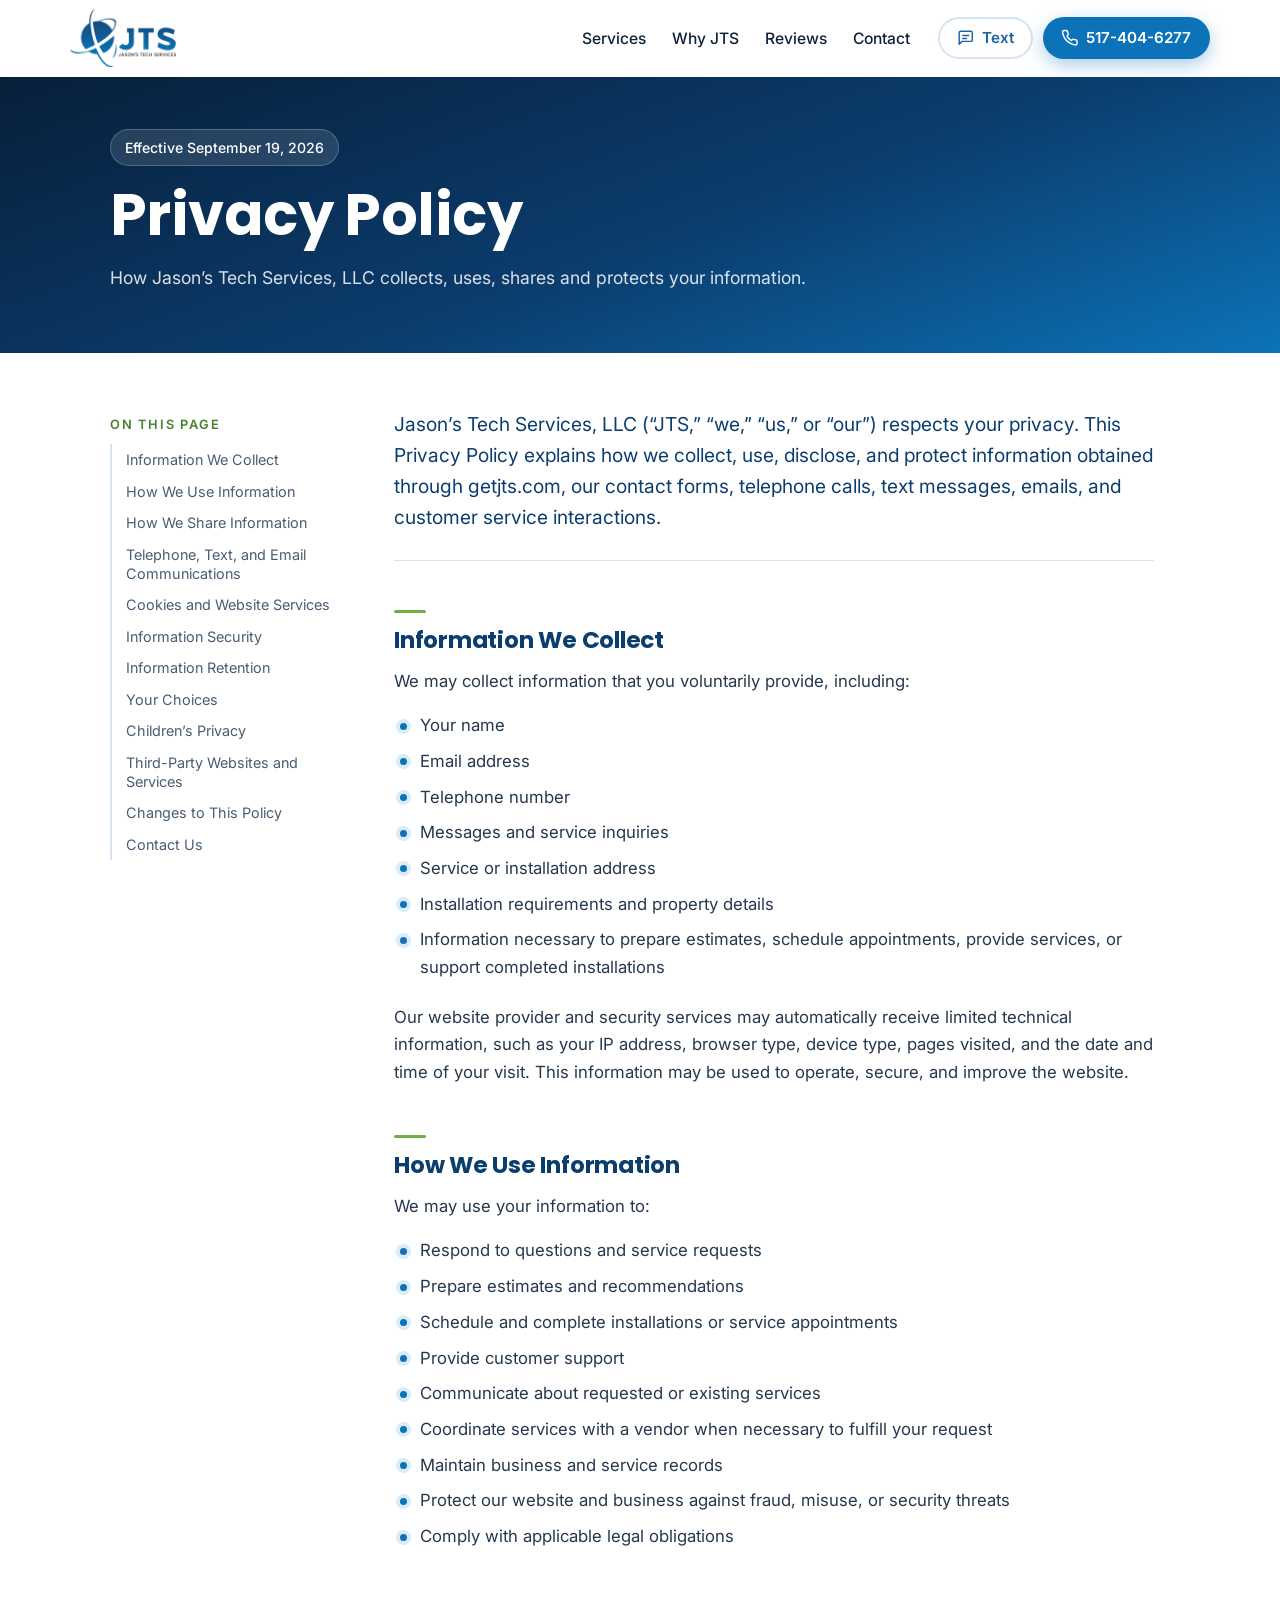
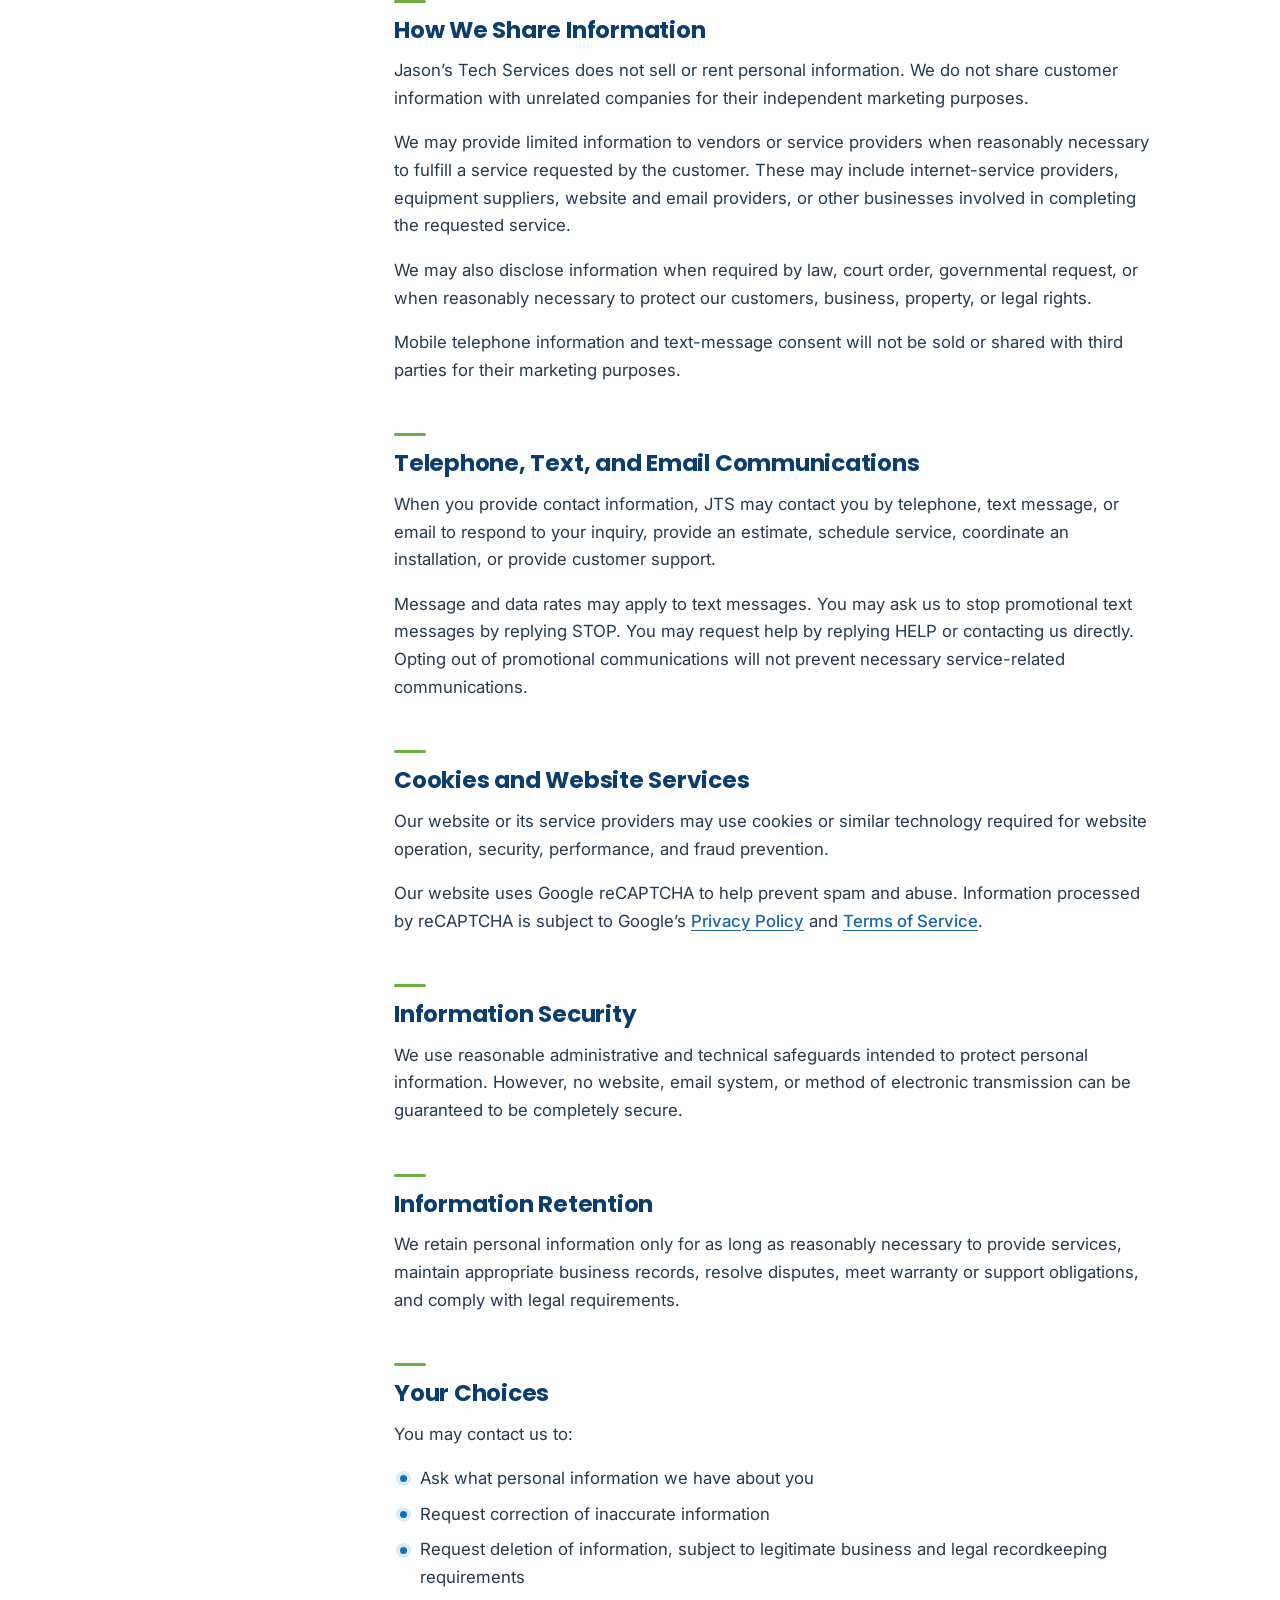
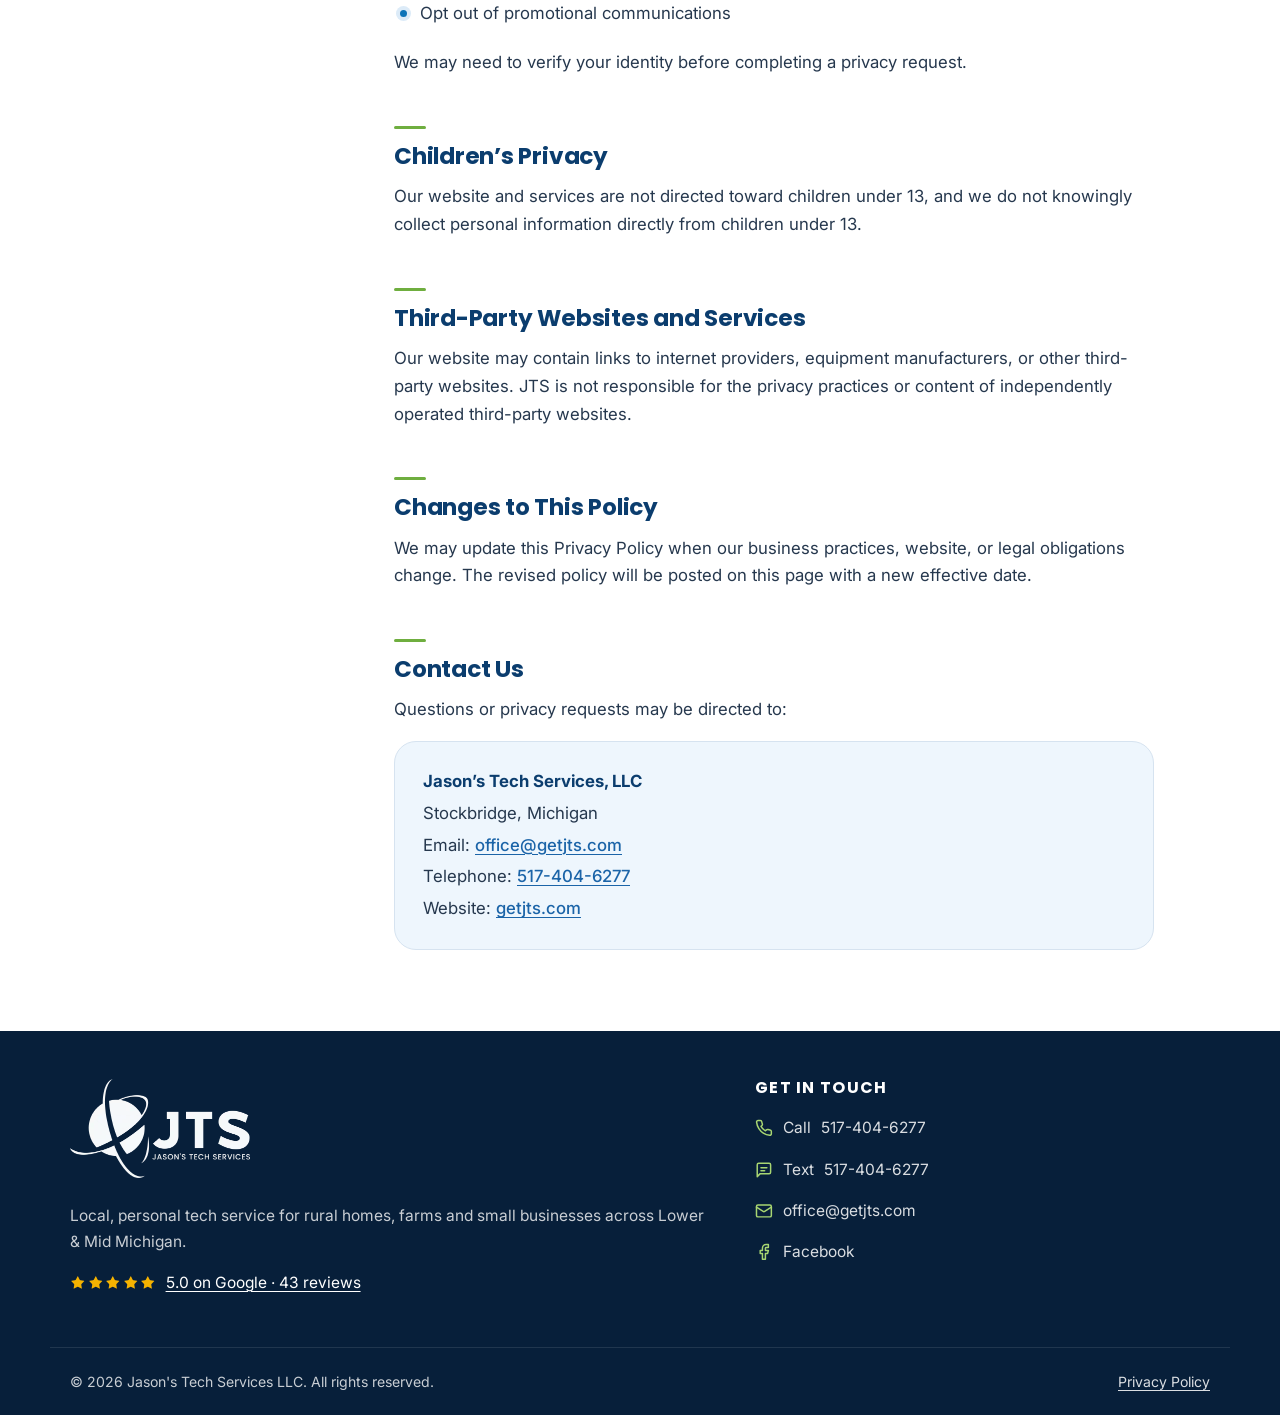
<file: privacy-policy/index.html>
<!doctype html><html lang=en-US><head><meta charset=utf-8><meta name=viewport content="width=device-width,initial-scale=1"><title>Privacy Policy | Jason's Tech Services</title><meta name=description content="How Jason’s Tech Services, LLC collects, uses, shares and protects your information."><meta name=theme-color content="#0b3d6e"><link rel=canonical href=https://www.getjts.com/privacy-policy/><link rel=icon href=/favicon.ico sizes=48x48><link rel=icon type=image/png href=/favicon-32.png sizes=32x32><link rel=apple-touch-icon href=/apple-touch-icon.png><link rel=manifest href=/site.webmanifest><meta property="og:type" content="website"><meta property="og:site_name" content="Jason's Tech Services"><meta property="og:title" content="Privacy Policy | Jason's Tech Services"><meta property="og:description" content="How Jason’s Tech Services, LLC collects, uses, shares and protects your information."><meta property="og:url" content="https://www.getjts.com/privacy-policy/"><meta property="og:image" content="https://www.getjts.com/social-card.jpg?v=5e3208a6"><meta property="og:image:width" content="1200"><meta property="og:image:height" content="630"><meta property="og:image:alt" content="Jason's Tech Services: Fast, reliable internet. Better tech solutions. Even way out here. 5.0 on Google, no contracts, lifetime support."><meta name=twitter:card content="summary_large_image"><meta name=twitter:title content="Privacy Policy | Jason's Tech Services"><meta name=twitter:description content="How Jason’s Tech Services, LLC collects, uses, shares and protects your information."><meta name=twitter:image content="https://www.getjts.com/social-card.jpg?v=5e3208a6"><link rel=preconnect href=https://fonts.googleapis.com><link rel=preconnect href=https://fonts.gstatic.com crossorigin><link href="https://fonts.googleapis.com/css2?family=Inter:wght@400;500;600&family=Poppins:wght@500;600;700&display=swap" rel=stylesheet><link rel=stylesheet href=/css/main.min.96ad2509a1e5873543f03d44aa78277ea21a28dae6740feed7432f9500a02577.css integrity="sha256-lq0lCaHlhzVD8D1EqngnfqIaKNrmdA/u10MvlQCgJXc="></head><body class=is-page><a class=skip-link href=#main>Skip to content</a><header class=site-header data-header><div class="container header-inner"><a class=brand href=/ aria-label="Jason's Tech Services home page"><img src=/images/logo_hu_5e511e669a34d99.webp srcset="/images/logo_hu_5e511e669a34d99.webp 1x, /images/logo_hu_7a8a3a0e782b88ce.webp 2x" width=220 height=120 alt="Jason's Tech Services (JTS) logo"></a><nav class=main-nav id=main-nav aria-label=Main><ul><li><a href=/#services>Services</a></li><li><a href=/#why>Why JTS</a></li><li><a href=/#reviews>Reviews</a></li><li><a href=/#contact>Contact</a></li></ul><div class=nav-ctas><a class="btn btn-ghost" href=/#contact data-contact=sms><svg class="icon icon-message" viewBox="0 0 24 24" fill="none" stroke="currentColor" stroke-width="2" stroke-linecap="round" stroke-linejoin="round" aria-hidden="true" focusable="false"><path d="M21 15a2 2 0 01-2 2H7l-4 4V5a2 2 0 012-2h14a2 2 0 012 2z"/><path d="M8 9h8M8 13h5"/></svg> Text</a>
<a class="btn btn-primary" href=/#contact data-contact=tel><svg class="icon icon-phone" viewBox="0 0 24 24" fill="none" stroke="currentColor" stroke-width="2" stroke-linecap="round" stroke-linejoin="round" aria-hidden="true" focusable="false"><path d="M22 16.92v3a2 2 0 01-2.18 2 19.79 19.79.0 01-8.63-3.07 19.5 19.5.0 01-6-6A19.79 19.79.0 012.12 4.18 2 2 0 014.11 2h3a2 2 0 012 1.72c.13.96.36 1.9.7 2.81a2 2 0 01-.45 2.11L8.09 9.91a16 16 0 006 6l1.27-1.27a2 2 0 012.11-.45c.91.34 1.85.57 2.81.7A2 2 0 0122 16.92z"/></svg> <span data-fill=phone>Call</span></a></div></nav><button class=nav-toggle type=button aria-controls=main-nav aria-expanded=false data-nav-toggle>
<span class=sr-only>Menu</span>
<span class=nav-toggle-open><svg class="icon icon-menu" viewBox="0 0 24 24" fill="none" stroke="currentColor" stroke-width="2" stroke-linecap="round" stroke-linejoin="round" aria-hidden="true" focusable="false"><path d="M4 6h16M4 12h16M4 18h16"/></svg></span>
<span class=nav-toggle-close><svg class="icon icon-x" viewBox="0 0 24 24" fill="none" stroke="currentColor" stroke-width="2" stroke-linecap="round" stroke-linejoin="round" aria-hidden="true" focusable="false"><path d="M18 6 6 18M6 6l12 12"/></svg></span></button></div></header><main id=main><section class=page-hero><div class=container><p class=page-meta>Effective September 19, 2026</p><h1>Privacy Policy</h1><p>How Jason’s Tech Services, LLC collects, uses, shares and protects your information.</p></div></section><section class="section page-body"><div class="container page-grid"><aside class=page-toc aria-label="On this page"><p class=eyebrow>On this page</p><nav id=TableOfContents><ul><li><a href=#information-we-collect>Information We Collect</a></li><li><a href=#how-we-use-information>How We Use Information</a></li><li><a href=#how-we-share-information>How We Share Information</a></li><li><a href=#telephone-text-and-email-communications>Telephone, Text, and Email Communications</a></li><li><a href=#cookies-and-website-services>Cookies and Website Services</a></li><li><a href=#information-security>Information Security</a></li><li><a href=#information-retention>Information Retention</a></li><li><a href=#your-choices>Your Choices</a></li><li><a href=#childrens-privacy>Children’s Privacy</a></li><li><a href=#third-party-websites-and-services>Third-Party Websites and Services</a></li><li><a href=#changes-to-this-policy>Changes to This Policy</a></li><li><a href=#contact-us>Contact Us</a></li></ul></nav></aside><div class=prose><p class=lead>Jason’s Tech Services, LLC (“JTS,” “we,” “us,” or “our”) respects your privacy. This Privacy Policy explains how we collect, use, disclose, and protect information obtained through getjts.com, our contact forms, telephone calls, text messages, emails, and customer service interactions.</p><h2 id=information-we-collect>Information We Collect</h2><p>We may collect information that you voluntarily provide, including:</p><ul><li>Your name</li><li>Email address</li><li>Telephone number</li><li>Messages and service inquiries</li><li>Service or installation address</li><li>Installation requirements and property details</li><li>Information necessary to prepare estimates, schedule appointments, provide services, or support completed installations</li></ul><p>Our website provider and security services may automatically receive limited technical information, such as your IP address, browser type, device type, pages visited, and the date and time of your visit. This information may be used to operate, secure, and improve the website.</p><h2 id=how-we-use-information>How We Use Information</h2><p>We may use your information to:</p><ul><li>Respond to questions and service requests</li><li>Prepare estimates and recommendations</li><li>Schedule and complete installations or service appointments</li><li>Provide customer support</li><li>Communicate about requested or existing services</li><li>Coordinate services with a vendor when necessary to fulfill your request</li><li>Maintain business and service records</li><li>Protect our website and business against fraud, misuse, or security threats</li><li>Comply with applicable legal obligations</li></ul><h2 id=how-we-share-information>How We Share Information</h2><p>Jason’s Tech Services does not sell or rent personal information. We do not share customer information with unrelated companies for their independent marketing purposes.</p><p>We may provide limited information to vendors or service providers when reasonably necessary to fulfill a service requested by the customer. These may include internet-service providers, equipment suppliers, website and email providers, or other businesses involved in completing the requested service.</p><p>We may also disclose information when required by law, court order, governmental request, or when reasonably necessary to protect our customers, business, property, or legal rights.</p><p>Mobile telephone information and text-message consent will not be sold or shared with third parties for their marketing purposes.</p><h2 id=telephone-text-and-email-communications>Telephone, Text, and Email Communications</h2><p>When you provide contact information, JTS may contact you by telephone, text message, or email to respond to your inquiry, provide an estimate, schedule service, coordinate an installation, or provide customer support.</p><p>Message and data rates may apply to text messages. You may ask us to stop promotional text messages by replying STOP. You may request help by replying HELP or contacting us directly. Opting out of promotional communications will not prevent necessary service-related communications.</p><h2 id=cookies-and-website-services>Cookies and Website Services</h2><p>Our website or its service providers may use cookies or similar technology required for website operation, security, performance, and fraud prevention.</p><p>Our website uses Google reCAPTCHA to help prevent spam and abuse. Information processed by reCAPTCHA is subject to Google’s <a href=https://policies.google.com/privacy>Privacy Policy</a> and <a href=https://policies.google.com/terms>Terms of Service</a>.</p><h2 id=information-security>Information Security</h2><p>We use reasonable administrative and technical safeguards intended to protect personal information. However, no website, email system, or method of electronic transmission can be guaranteed to be completely secure.</p><h2 id=information-retention>Information Retention</h2><p>We retain personal information only for as long as reasonably necessary to provide services, maintain appropriate business records, resolve disputes, meet warranty or support obligations, and comply with legal requirements.</p><h2 id=your-choices>Your Choices</h2><p>You may contact us to:</p><ul><li>Ask what personal information we have about you</li><li>Request correction of inaccurate information</li><li>Request deletion of information, subject to legitimate business and legal recordkeeping requirements</li><li>Opt out of promotional communications</li></ul><p>We may need to verify your identity before completing a privacy request.</p><h2 id=childrens-privacy>Children’s Privacy</h2><p>Our website and services are not directed toward children under 13, and we do not knowingly collect personal information directly from children under 13.</p><h2 id=third-party-websites-and-services>Third-Party Websites and Services</h2><p>Our website may contain links to internet providers, equipment manufacturers, or other third-party websites. JTS is not responsible for the privacy practices or content of independently operated third-party websites.</p><h2 id=changes-to-this-policy>Changes to This Policy</h2><p>We may update this Privacy Policy when our business practices, website, or legal obligations change. The revised policy will be posted on this page with a new effective date.</p><h2 id=contact-us>Contact Us</h2><p>Questions or privacy requests may be directed to:</p><p class=policy-contact><strong>Jason’s Tech Services, LLC</strong><br>Stockbridge, Michigan<br>Email: <a href=/#contact data-contact=mailto><span data-fill=email>email us</span></a><br>Telephone: <a href=/#contact data-contact=tel><span data-fill=phone>call us</span></a><br>Website: <a href=https://www.getjts.com/>getjts.com</a></p></div></div></section></main><footer class=site-footer><div class="container footer-grid"><div class=footer-brand><div class=footer-logo><img src=/images/logo-white_hu_bb9b93ba731ef424.webp width=180 height=98 alt="Jason's Tech Services (JTS) logo" loading=lazy></div><p>Local, personal tech service for rural homes, farms and small businesses across Lower & Mid Michigan.</p><p class=footer-rating><span class=stars aria-hidden=true><svg class="icon icon-star" viewBox="0 0 24 24" fill="none" stroke="currentColor" stroke-width="2" stroke-linecap="round" stroke-linejoin="round" aria-hidden="true" focusable="false"><path d="M11.52 2.3a.53.53.0 01.96.0l2.31 4.68a2.12 2.12.0 001.6 1.16l5.16.76a.53.53.0 01.3.9l-3.74 3.64a2.12 2.12.0 00-.61 1.88l.88 5.14a.53.53.0 01-.77.56l-4.62-2.43a2.12 2.12.0 00-1.97.0L6.4 21.02a.53.53.0 01-.77-.56l.88-5.14a2.12 2.12.0 00-.61-1.88L2.16 9.8a.53.53.0 01.3-.9l5.16-.76a2.12 2.12.0 001.6-1.16z"/></svg><svg class="icon icon-star" viewBox="0 0 24 24" fill="none" stroke="currentColor" stroke-width="2" stroke-linecap="round" stroke-linejoin="round" aria-hidden="true" focusable="false"><path d="M11.52 2.3a.53.53.0 01.96.0l2.31 4.68a2.12 2.12.0 001.6 1.16l5.16.76a.53.53.0 01.3.9l-3.74 3.64a2.12 2.12.0 00-.61 1.88l.88 5.14a.53.53.0 01-.77.56l-4.62-2.43a2.12 2.12.0 00-1.97.0L6.4 21.02a.53.53.0 01-.77-.56l.88-5.14a2.12 2.12.0 00-.61-1.88L2.16 9.8a.53.53.0 01.3-.9l5.16-.76a2.12 2.12.0 001.6-1.16z"/></svg><svg class="icon icon-star" viewBox="0 0 24 24" fill="none" stroke="currentColor" stroke-width="2" stroke-linecap="round" stroke-linejoin="round" aria-hidden="true" focusable="false"><path d="M11.52 2.3a.53.53.0 01.96.0l2.31 4.68a2.12 2.12.0 001.6 1.16l5.16.76a.53.53.0 01.3.9l-3.74 3.64a2.12 2.12.0 00-.61 1.88l.88 5.14a.53.53.0 01-.77.56l-4.62-2.43a2.12 2.12.0 00-1.97.0L6.4 21.02a.53.53.0 01-.77-.56l.88-5.14a2.12 2.12.0 00-.61-1.88L2.16 9.8a.53.53.0 01.3-.9l5.16-.76a2.12 2.12.0 001.6-1.16z"/></svg><svg class="icon icon-star" viewBox="0 0 24 24" fill="none" stroke="currentColor" stroke-width="2" stroke-linecap="round" stroke-linejoin="round" aria-hidden="true" focusable="false"><path d="M11.52 2.3a.53.53.0 01.96.0l2.31 4.68a2.12 2.12.0 001.6 1.16l5.16.76a.53.53.0 01.3.9l-3.74 3.64a2.12 2.12.0 00-.61 1.88l.88 5.14a.53.53.0 01-.77.56l-4.62-2.43a2.12 2.12.0 00-1.97.0L6.4 21.02a.53.53.0 01-.77-.56l.88-5.14a2.12 2.12.0 00-.61-1.88L2.16 9.8a.53.53.0 01.3-.9l5.16-.76a2.12 2.12.0 001.6-1.16z"/></svg><svg class="icon icon-star" viewBox="0 0 24 24" fill="none" stroke="currentColor" stroke-width="2" stroke-linecap="round" stroke-linejoin="round" aria-hidden="true" focusable="false"><path d="M11.52 2.3a.53.53.0 01.96.0l2.31 4.68a2.12 2.12.0 001.6 1.16l5.16.76a.53.53.0 01.3.9l-3.74 3.64a2.12 2.12.0 00-.61 1.88l.88 5.14a.53.53.0 01-.77.56l-4.62-2.43a2.12 2.12.0 00-1.97.0L6.4 21.02a.53.53.0 01-.77-.56l.88-5.14a2.12 2.12.0 00-.61-1.88L2.16 9.8a.53.53.0 01.3-.9l5.16-.76a2.12 2.12.0 001.6-1.16z"/></svg></span>
<a href="https://maps.google.com/?cid=3479964642039190924" target=_blank rel=noopener>5.0 on Google · 43 reviews</a></p></div><div><h2 class=footer-heading>Get in touch</h2><ul class=footer-list><li><a href=/#contact data-contact=tel><svg class="icon icon-phone" viewBox="0 0 24 24" fill="none" stroke="currentColor" stroke-width="2" stroke-linecap="round" stroke-linejoin="round" aria-hidden="true" focusable="false"><path d="M22 16.92v3a2 2 0 01-2.18 2 19.79 19.79.0 01-8.63-3.07 19.5 19.5.0 01-6-6A19.79 19.79.0 012.12 4.18 2 2 0 014.11 2h3a2 2 0 012 1.72c.13.96.36 1.9.7 2.81a2 2 0 01-.45 2.11L8.09 9.91a16 16 0 006 6l1.27-1.27a2 2 0 012.11-.45c.91.34 1.85.57 2.81.7A2 2 0 0122 16.92z"/></svg> Call <span data-fill=phone>us</span></a></li><li><a href=/#contact data-contact=sms><svg class="icon icon-message" viewBox="0 0 24 24" fill="none" stroke="currentColor" stroke-width="2" stroke-linecap="round" stroke-linejoin="round" aria-hidden="true" focusable="false"><path d="M21 15a2 2 0 01-2 2H7l-4 4V5a2 2 0 012-2h14a2 2 0 012 2z"/><path d="M8 9h8M8 13h5"/></svg> Text <span data-fill=phone>us</span></a></li><li><a href=/#contact data-contact=mailto><svg class="icon icon-mail" viewBox="0 0 24 24" fill="none" stroke="currentColor" stroke-width="2" stroke-linecap="round" stroke-linejoin="round" aria-hidden="true" focusable="false"><rect x="2" y="4" width="20" height="16" rx="2"/><path d="m22 7-8.97 5.7a1.94 1.94.0 01-2.06.0L2 7"/></svg> <span data-fill=email>Email us</span></a></li><li><a href=https://www.facebook.com/Jasonstechservicesllc target=_blank rel=noopener><svg class="icon icon-facebook" viewBox="0 0 24 24" fill="none" stroke="currentColor" stroke-width="2" stroke-linecap="round" stroke-linejoin="round" aria-hidden="true" focusable="false"><path d="M18 2h-3a5 5 0 00-5 5v3H7v4h3v8h4v-8h3l1-4h-4V7a1 1 0 011-1h3z"/></svg> Facebook</a></li></ul></div></div><div class="container footer-bottom"><p>© 2026 Jason's Tech Services LLC. All rights reserved.</p><p><a href=/privacy-policy/>Privacy Policy</a></p></div></footer><nav class=mobile-cta aria-label="Quick contact"><a href=/#contact data-contact=tel><svg class="icon icon-phone" viewBox="0 0 24 24" fill="none" stroke="currentColor" stroke-width="2" stroke-linecap="round" stroke-linejoin="round" aria-hidden="true" focusable="false"><path d="M22 16.92v3a2 2 0 01-2.18 2 19.79 19.79.0 01-8.63-3.07 19.5 19.5.0 01-6-6A19.79 19.79.0 012.12 4.18 2 2 0 014.11 2h3a2 2 0 012 1.72c.13.96.36 1.9.7 2.81a2 2 0 01-.45 2.11L8.09 9.91a16 16 0 006 6l1.27-1.27a2 2 0 012.11-.45c.91.34 1.85.57 2.81.7A2 2 0 0122 16.92z"/></svg><span>Call</span></a>
<a href=/#contact data-contact=sms><svg class="icon icon-message" viewBox="0 0 24 24" fill="none" stroke="currentColor" stroke-width="2" stroke-linecap="round" stroke-linejoin="round" aria-hidden="true" focusable="false"><path d="M21 15a2 2 0 01-2 2H7l-4 4V5a2 2 0 012-2h14a2 2 0 012 2z"/><path d="M8 9h8M8 13h5"/></svg><span>Text</span></a>
<a href=/#contact data-contact=mailto><svg class="icon icon-mail" viewBox="0 0 24 24" fill="none" stroke="currentColor" stroke-width="2" stroke-linecap="round" stroke-linejoin="round" aria-hidden="true" focusable="false"><rect x="2" y="4" width="20" height="16" rx="2"/><path d="m22 7-8.97 5.7a1.94 1.94.0 01-2.06.0L2 7"/></svg><span>Email</span></a>
<a href=https://www.facebook.com/Jasonstechservicesllc target=_blank rel=noopener><svg class="icon icon-facebook" viewBox="0 0 24 24" fill="none" stroke="currentColor" stroke-width="2" stroke-linecap="round" stroke-linejoin="round" aria-hidden="true" focusable="false"><path d="M18 2h-3a5 5 0 00-5 5v3H7v4h3v8h4v-8h3l1-4h-4V7a1 1 0 011-1h3z"/></svg><span>Facebook</span></a></nav><script src=/js/main.6bd71523c908a7d9392f297bfe65b25b46f0967084d01272a8c13a95a2676da0.js integrity="sha256-a9cVI8kIp9k5Lyl7/mWyW0bwlnCE0BJyqME6laJnbaA=" defer></script></body></html>
</file>
